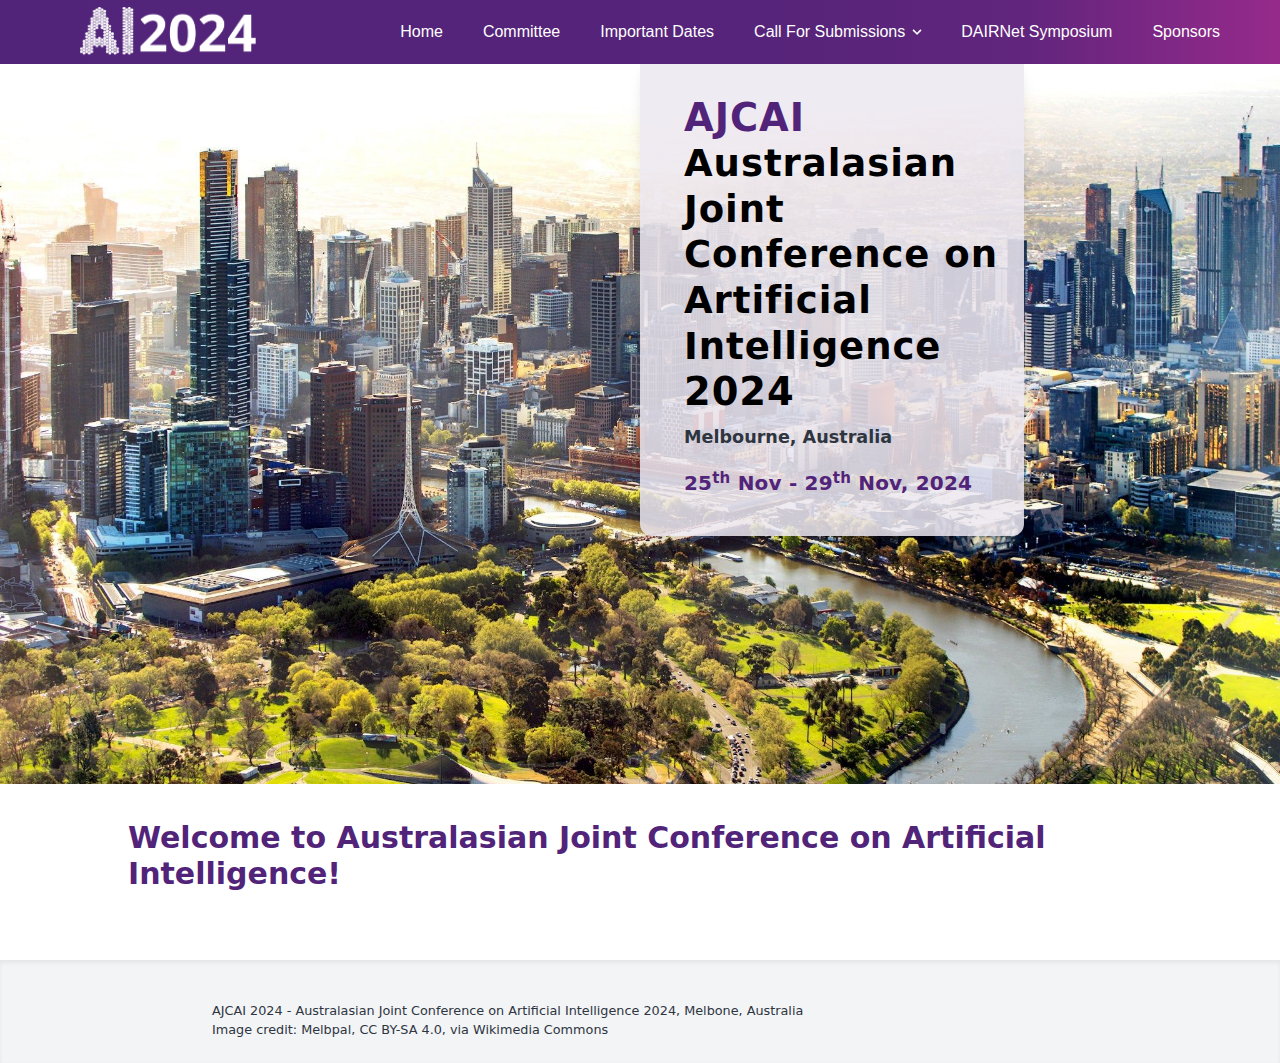
<file: 2024/index.html>
<!DOCTYPE html>
<html lang="en">
  <head>
    <meta charSet="utf-8"/>
    
    <meta name="description" content="The website for Australian Joint Conference on Artificial Intelligence 2024">
    <meta name="keywords" content="AJCAI 2024, AJCAI24, AJCAI">
    <meta http-equiv="x-ua-compatible" content="ie=edge"/>
    <meta name="viewport" content="width=device-width, initial-scale=1, shrink-to-fit=no, maximum-scale=1"/>

    <link rel = "stylesheet" type = 'text/css' href = './css/sub_common.css'/>
    <link rel = "icon" sizes ="32x32" href = './imgs/favicons/favicon-32x32.png' />
    <link rel = "icon" sizes ="192x192" href = './imgs/favicons/favicon-192x192.png' />
    <link rel = "apple-touch-icon" sizes ="180x180" href = './imgs/favicons/favicon-180x180.png' />
    
    <meta name="generator" content="Gatsby 4.3.0"/>
    <noscript>
      <style>
        .gatsby-image-wrapper noscript [data-main-image]{opacity:1!important}.gatsby-image-wrapper [data-placeholder-image]{opacity:0!important}
      </style>
    </noscript>
    <script type="module">
      const e="undefined"!=typeof HTMLImageElement&&"loading"in HTMLImageElement.prototype;
      e&&document.body.addEventListener("load",(function(e){if(void 0===e.target.dataset.mainImage)return;if(void 0===e.target.dataset.gatsbyImageSsr)return;const t=e.target;let a=null,n=t;for(;null===a&&n;)void 0!==n.parentNode.dataset.gatsbyImageWrapper&&(a=n.parentNode),n=n.parentNode;const o=a.querySelector("[data-placeholder-image]"),r=new Image;r.src=t.currentSrc,r.decode().catch((()=>{})).then((()=>{t.style.opacity=1,o&&(o.style.opacity=0,o.style.transition="opacity 500ms linear")}))}),!0);
    </script>
    <meta name="theme-color" content="#51247a"/>
    <script type = "text/javascript" src = './js/common.js'></script>

    <script type="text/javascript">
      window.onload=function(){
        changeMobileMenu('home');
      }
    </script>

    <title data-react-helmet="true">AJCAI 2024 - Melbourne, Australia</title>
  </head>
  <body>
    <div id="___gatsby">
      <div style="outline:none" tabindex="-1" id="gatsby-focus-wrapper">
        <div class="w-full min-h-screen flex flex-col" data-is-root-path="true">

<!-- Nav Bar -->
        <iframe id = 'menu' src = './top_menu.html' frameborder = '0' width = '100%' height = '64px' scrolling = 'auto' style = 'z-index: 999; position: fixed;' onmouseover = "extentIframe()" onmouseleave="resetIframe()"></iframe>
<!-- End Of Nav Bar -->

          <div class="w-full h-16">
          </div>
          <main class="w-full">
            <div>
              <div class="hidden md:block" style="position:relative;min-height:min(calc(100vw * 9 / 16), 100vh);max-height:100vh;overflow:hidden">
                <div data-gatsby-image-wrapper="" style="position:absolute;z-index:-2;top:50%;left:50%;transform:translate(-50%, -50%);min-width:100%;min-height:100%;width:auto;height:auto" class="gatsby-image-wrapper">
                  <div aria-hidden="true" style="padding-top:56.25%">
                  </div>
                  <img aria-hidden="true" data-placeholder-image="" style="opacity:1; transition:opacity 500ms linear" src="./imgs/Melburnian_Skyline.jpg" alt="Southbank skyline"/>
                </div>
                <div class="pl-11 pr-4 py-8 rounded-b-xl shadow-lg w-87" style="position:absolute;top:0%;right:20%;background-color:rgba(236, 231, 241, 0.85)">
                  <h1 class="mb-2 relative font_titleFont text-black font-extrabold tracking-wide text-titleBig leading-titleBig"><span class="text-mainPurple">AJCAI</span><br/><span style = 'font-size: 37px;'>Australasian Joint Conference on Artificial Intelligence</span><br/>2024</h1>
                  <p class="mb-4 font-semibold text-titleSmall">Melbourne, Australia</p>
                  <p class="mb-1 font-bold text-mainPurple text-titleMedium tracking-semiWide" style = 'font-size: 20px;'>25<sup>th</sup> Nov - 29<sup>th</sup> Nov, 2024</p>
                  <!-- <a title="Learn More.." class="font-semibold text-titleSmall hover:underline text-mainPurple" href="#welcome">Learn More.</a> -->
                </div>
              </div>
              <div class = 'md:hidden'>
                <div class = 'global-wrapper pt-9 bg-purple-50'>
                  <div class = 'flex flex-col items-center'>
                    <h1 class="mb-2 w-87 relative font-titleFont text-black font-extrabold tracking-wide text-titleBig leading-titleBig text-center" style = "width: 21rem;">
                    <span class="text-mainPurple">AJCAI</span> <br />Australasian Joint Conference on Artificial Intelligence<br />2024</h1>
                    <p class="mb-4 font-semibold text-titleSmall">Melbourne, Australia</p>
                    <p class="mb-1 font-bold text-mainPurple text-titleMedium tracking-semiWide" style = 'font-size: 20px;'>27<sup>th</sup> Nov - 1<sup>st</sup> Dec, 2024</p>
                    <div class="flex space-x-2 mb-7 h-7"></div>
                  </div>
                </div>
                <div data-gatsby-image-wrapper="" class="gatsby-image-wrapper gatsby-image-wrapper-constrained h-50 m-0 w-full top-0 left-0">
                  <div style="max-width:1920px;display:block">
                    <img alt="" role="presentation" aria-hidden="true" src="./imgs/Melburnian_Skyline.jpg" style="max-width:100%;display:block;position:static" />
                  </div>
                </div>
              </div>
            </div>
            <div class="global-wrapper pb-12" style="max-width:70rem" id="welcome">
              <header class="px-0 sm:px-7">
                <h2 id = 'welcome' class="pt-9 mb-5 font-titleFont text-3xl text-mainPurple font-extrabold">Welcome to Australasian Joint Conference on Artificial Intelligence!</h2>
              </header>
            </div>
          </main>
          <footer class="bg-gray-100 mt-auto bottom-0 border-t shadow-inner overflow-x-hidden">
            <div class="global-wrapper flex sm:block flex-col items-center md:items-start">
              <div class="flex flex-col py-2 px-6 lg:px-0">
                <!-- Sponsors, Simply uncomment the following block -->
                <!-- <div class="flex flex-wrap items-center gap-x-12 gap-y-4 mb-4 md:mb-8">
                  <div>
                    <p class="mb-5 font-semibold font-headingStyle tracking-semiWide">Silver Sponsors</p>
                    <div class="flex flex-wrap gap-x-12">
                      <a style="width:150px" class="mb-5 lg:mb-0 flex items-center" href="https://www.uq.edu.au/" target="_blank" rel="noreferrer">
                        <img style="height:38px;width:137.52px" src="./img/uq-logo-1f72447b9dba430953231ec89af646ba.svg" alt="UQ Logo"/>
                      </a>
                      <a style="width: 110px;" class="mb-5 lg:mb-0 flex items-center" href="https://ai.uq.edu.au/collaboratory" target="_blank" rel="noreferrer">
                        <img style="height:38px;width:137.52px" src="./img/UQAI_Collaboratory_purple_CMYK.png" alt="UQ AI Collaboratory Logo"/>
                      </a>
                    </div>
                  </div>
                  <div>
                    <p class="mb-5 font-semibold font-headingStyle tracking-semiWide">Bronze Sponsors</p>
                    <div class="flex flex-wrap gap-x-12">
                      <a style="width:170px" class="mb-5 lg:mb-0 flex items-center" href="https://www.springer.com/gp" target="_blank" rel="noreferrer">
                        <img style="height:40px;width:170px" src="/img/springer-logo.svg" alt="Springer Logo"/>
                      </a>
                      <a style="width:170px" class="mb-5 lg:mb-0 flex items-center" href="https://www.adelaide.edu.au/" target="_blank" rel="noreferrer">
                        <img style="height:40px; width:90.35px" src="/img/adelaide_logo.png" alt="The University Of Adelaide Logo">
                      </a>
                    </div>
                  </div>
                </div> -->
                <!-- <div class="mb-4 md:mb-6">
                  <p class="mb-3 font-semibold font-headingStyle tracking-semiWide">Supported by</p>
                  <div class="flex flex-wrap items-center gap-x-12">
                    <a style="width:150px" class="mb-5 lg:mb-0 flex items-center" href="https://www.acm.org/" target="_blank" rel="noreferrer">
                      <img style="height:55px;width:150px" src="/static/acm-logo-d6eaa6e77309046bc819da96f75d77bb.svg" alt="ACM Logo"/>
                    </a>
                    <a style="width:116.36px" class="mb-5 lg:mb-0 flex items-center" href="http://www.sigmm.org/" target="_blank" rel="noreferrer">
                      <img style="height:30px;width:116.36px" src="[data-uri]" alt="SIGMM Logo"/>
                    </a>
                  </div>
                </div> -->
              </div>
              <div class="flex flex-col-reverse md:flex-row px-6 lg:px-0 items-start justify-between w-full">
                <small class="">AJCAI 2024 - Australasian Joint Conference on Artificial Intelligence 2024, Melbone, Australia</small>
                <!-- <small class="mb-3 md:mb-0"><a class="hover:underline" href="https://www.springernature.com/gp/authors/book-authors-code-of-conduct#:~:text=Springer%20Nature%20Code%20of%20Conduct,of%20Conduct%20for%20Book%20Authors.&text=Results%20should%20be%20presented%20clearly,including%20image%2Dbased%20manipulation" target="_blank" rel="noreferrer">Code of Conduct</a></small> -->
              </div>
              <div class="flex flex-col-reverse md:flex-row px-6 lg:px-0 items-start justify-between w-full">
                <small class = "j_extra_pt">Image credit: <a href="https://commons.wikimedia.org/wiki/File:Melburnian_Skyline.jpg">Melbpal</a>, <a href="https://creativecommons.org/licenses/by-sa/4.0">CC BY-SA 4.0</a>, via Wikimedia Commons</small>
              </div>
              <!-- <div class="flex flex-col-reverse md:flex-row px-6 lg:px-0 items-start justify-between w-full">
                <small class = "j_extra_pt">Website built by: <a href="https://github.com/JesseYang0528" style = "text-decoration: underline;">Hao Yang (Jesse Yang)</a>, <a href="https://github.com/bybeye" style = "text-decoration: underline;">Yingbin Bai (Edward Bai)</a></small>
              </div> -->
            </div>
          </footer>
        </div>
      </div>
      <div id="gatsby-announcer" style="position:absolute;top:0;width:1px;height:1px;padding:0;overflow:hidden;clip:rect(0, 0, 0, 0);white-space:nowrap;border:0" aria-live="assertive" aria-atomic="true">
      </div>
    </div>
    <script async="" src="https://www.googletagmanager.com/gtag/js?id=G-XSX58G49PD">
    </script>
    <script id="gatsby-script-loader">/*<![CDATA[*/window.pagePath="/";/*]]>*/</script>
    <script id="gatsby-chunk-mapping">
    /*<![CDATA[*/window.___chunkMapping={"polyfill":["/polyfill-1c9788fca0f90abb50c3.js"],"app":["/app-a59b4b6740a68aeefd26.js"],"component---src-pages-404-js":["/component---src-pages-404-js-3d51b459a80f969a4f66.js"],"component---src-pages-gather-town-js":["/component---src-pages-gather-town-js-20a5b8eb4f529ec02e4a.js"],"component---src-pages-index-js":["/component---src-pages-index-js-8a4adfc3136c188f7d4d.js"],"component---src-pages-organisation-js":["/component---src-pages-organisation-js-d897b29f4c76da418e8b.js"],"component---src-pages-phd-school-js":["/component---src-pages-phd-school-js-342a122469920c419385.js"],"component---src-pages-program-at-a-glance-js":["/component---src-pages-program-at-a-glance-js-f09b822ffe2455eef479.js"],"component---src-pages-program-js":["/component---src-pages-program-js-3fe28d1a2f210ef0ff80.js"],"component---src-pages-sponsors-js":["/component---src-pages-sponsors-js-e9c839fba1b21aac6ebf.js"],"component---src-templates-article-js":["/component---src-templates-article-js-7fa23b91346b8acf9bb1.js"]};/*]]>*/
    </script>
    <script>
      function show_mobile_nav()
      {
        var current_class = document.getElementById('mobile_menu').className;
        if (current_class == 'hidden')
        {
          document.getElementById('mobile_menu').setAttribute('class', 'md:hidden');
          document.getElementById('menu_icon_1').setAttribute('class', 'hidden h-6 w-6');
          document.getElementById('menu_icon_2').setAttribute('class', 'block h-6 w-6');
        }
        else
        {
          document.getElementById('mobile_menu').setAttribute('class', 'hidden');
          document.getElementById('menu_icon_1').setAttribute('class', 'block h-6 w-6');
          document.getElementById('menu_icon_2').setAttribute('class', 'hidden h-6 w-6');
        }
      }
    </script>
  </body>
</html>
</file>
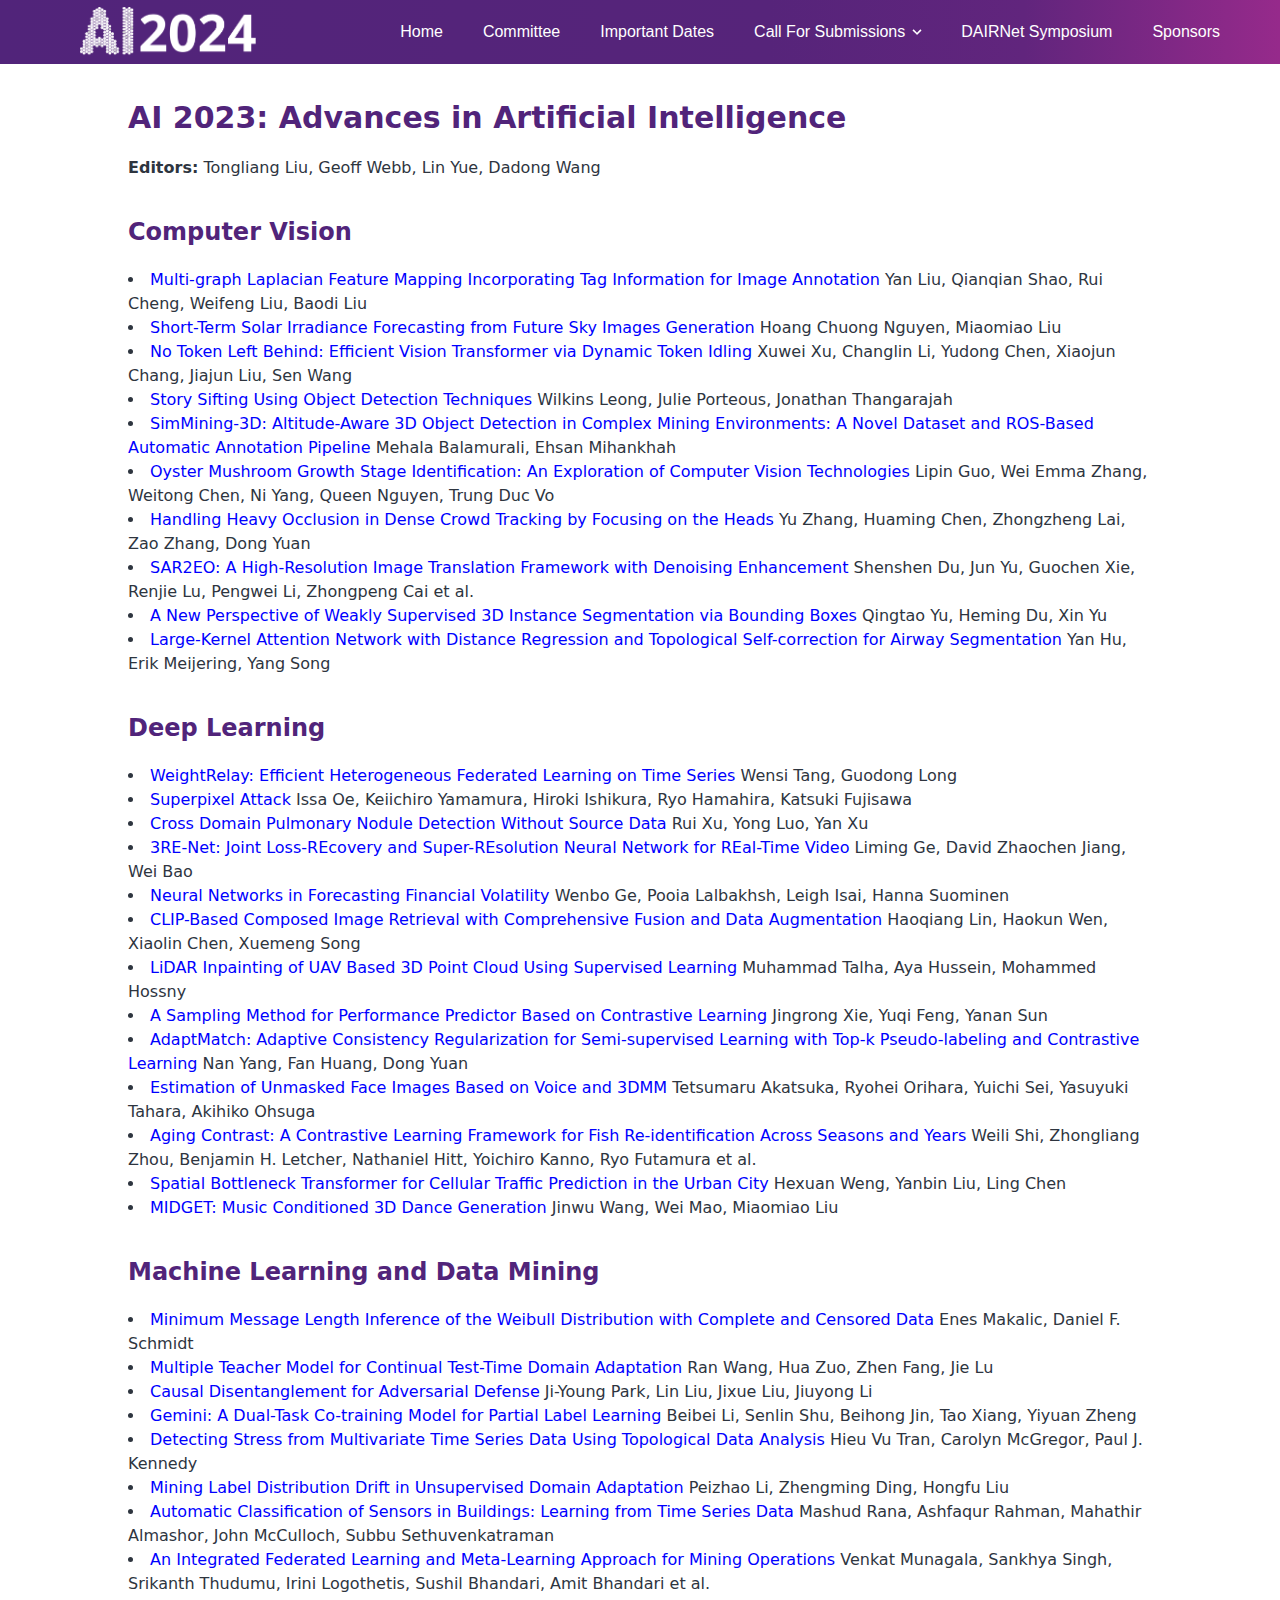
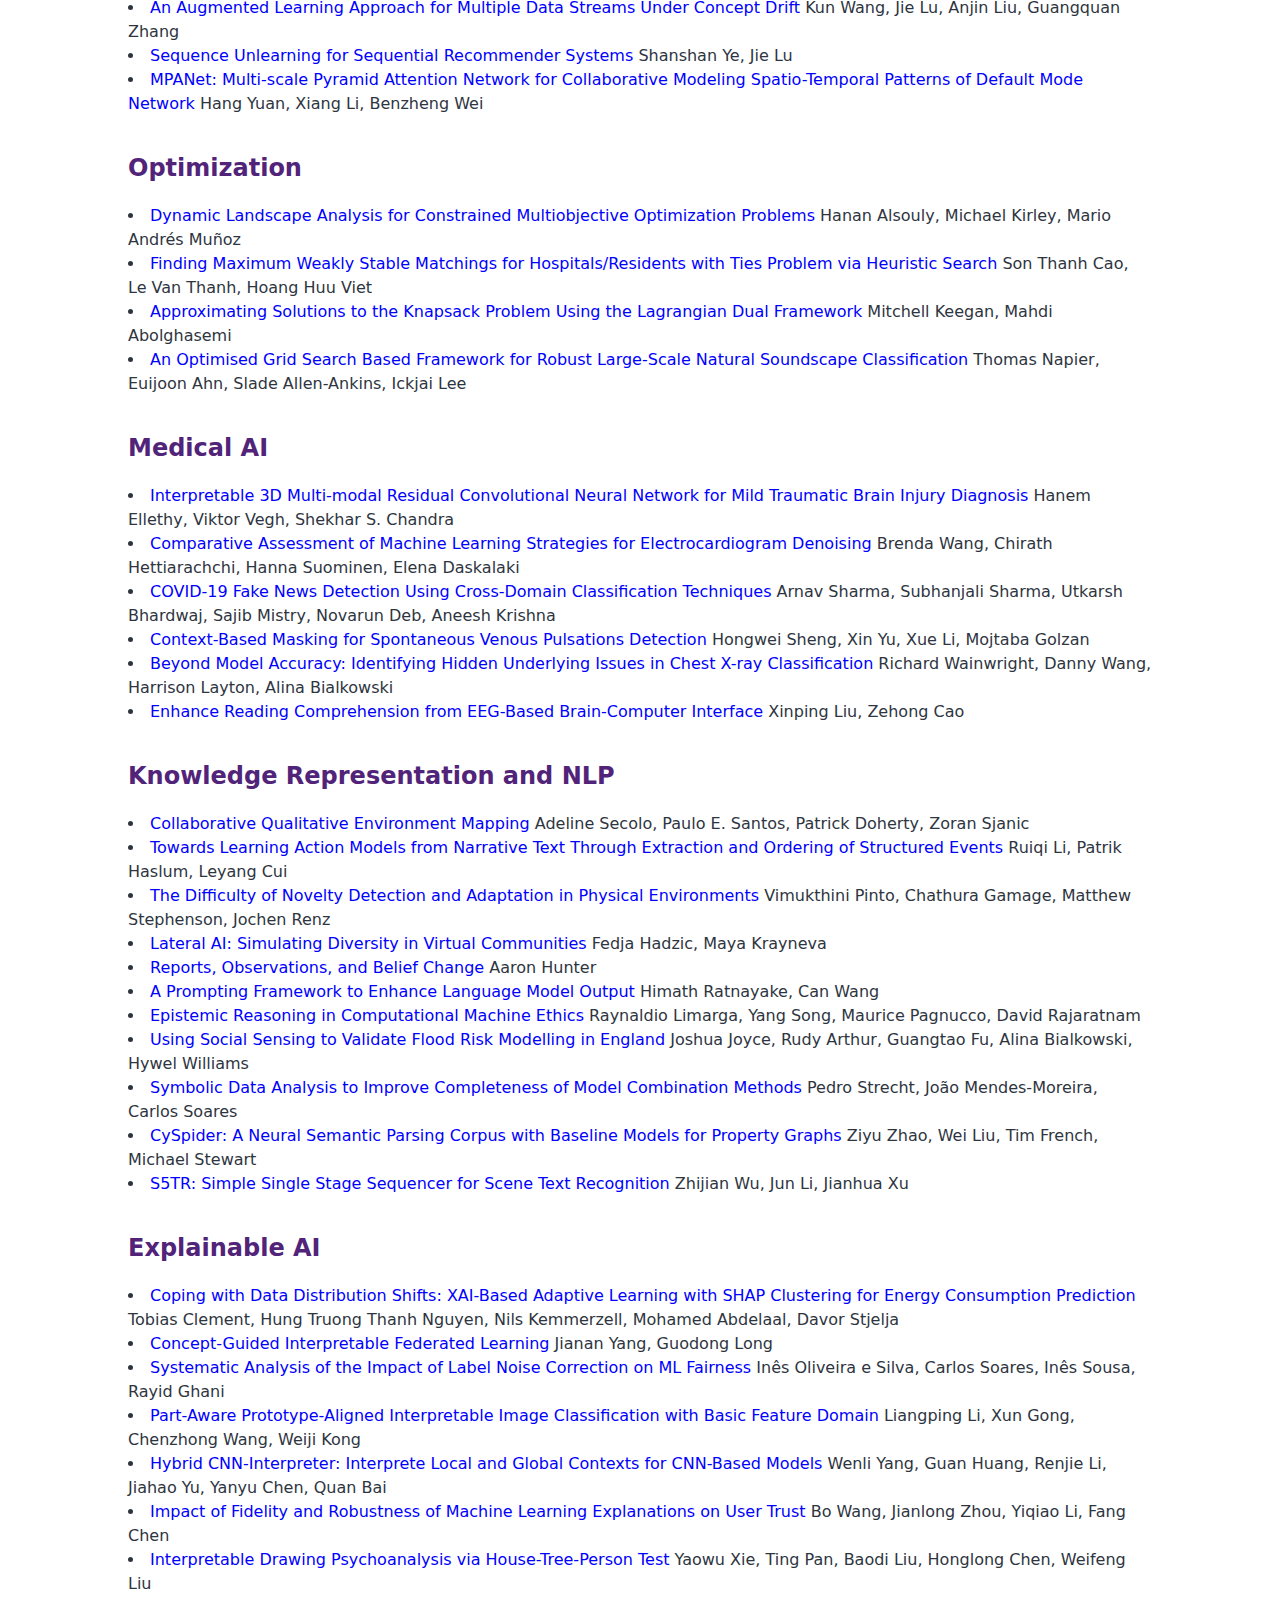
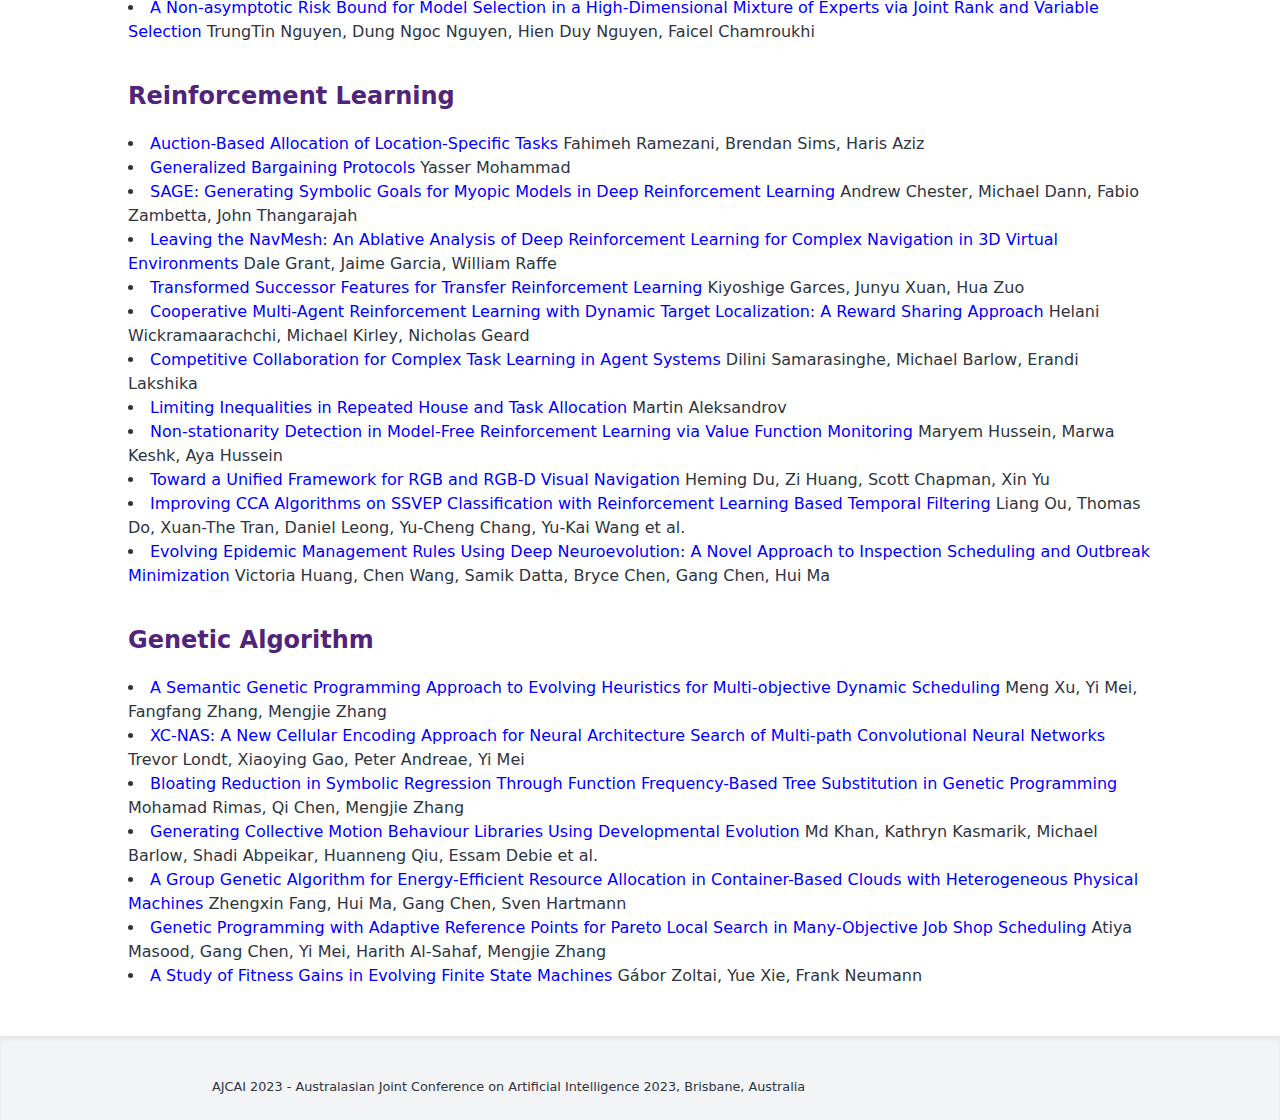
<file: 2024/accepted_paper.html>
<!DOCTYPE html>
<html lang="en">
  <head>
    <meta charSet="utf-8"/>
    <meta http-equiv="x-ua-compatible" content="ie=edge"/>
    <meta name="viewport" content="width=device-width, initial-scale=1, shrink-to-fit=no, maximum-scale=1"/>

    <link rel = "stylesheet" type = 'text/css' href = './css/sub_common.css'/>
    <link rel = "icon" sizes ="32x32" href = './imgs/favicons/favicon-32x32.png' />
    <link rel = "icon" sizes ="192x192" href = './imgs/favicons/favicon-192x192.png' />
    <link rel = "apple-touch-icon" sizes ="180x180" href = './imgs/favicons/favicon-180x180.png' />
    
    <meta name="generator" content="Gatsby 4.3.0"/>
    <noscript>
      <style>
        .gatsby-image-wrapper noscript [data-main-image]{opacity:1!important}.gatsby-image-wrapper [data-placeholder-image]{opacity:0!important}
      </style>
    </noscript>
    <script type="module">
      const e="undefined"!=typeof HTMLImageElement&&"loading"in HTMLImageElement.prototype;
      e&&document.body.addEventListener("load",(function(e){if(void 0===e.target.dataset.mainImage)return;if(void 0===e.target.dataset.gatsbyImageSsr)return;const t=e.target;let a=null,n=t;for(;null===a&&n;)void 0!==n.parentNode.dataset.gatsbyImageWrapper&&(a=n.parentNode),n=n.parentNode;const o=a.querySelector("[data-placeholder-image]"),r=new Image;r.src=t.currentSrc,r.decode().catch((()=>{})).then((()=>{t.style.opacity=1,o&&(o.style.opacity=0,o.style.transition="opacity 500ms linear")}))}),!0);
    </script>
    <meta name="theme-color" content="#51247a"/>
    <script type = "text/javascript" src = './js/common.js'></script>

    <script type="text/javascript">
      window.onload=function(){
        changeMobileMenu('accepted_paper');
      }
    </script>

    <title data-react-helmet="true">AJCAI 2023 - Brisbane, Australia</title>
  </head> 
  <body>
    <div id="___gatsby">
      <div style="outline:none" tabindex="-1" id="gatsby-focus-wrapper">
        <div class="w-full min-h-screen flex flex-col" data-is-root-path="true">
          <header>

<!-- Nav Bar -->
          <iframe id = 'menu' src = './top_menu.html' frameborder = '0' width = '100%' height = '64px' scrolling = 'auto' style = 'z-index: 999; position: fixed;' onmouseover="extentIframe()" onmouseleave="resetIframe()"></iframe>
<!-- End Of Nav Bar -->

          </header>
          <div class="w-full h-16">
          </div>
          <main class="w-full">
            <div class="global-wrapper pb-12" style="max-width:70rem" id="welcome">
              <header class="px-0 sm:px-7">
                
                <h2 class="pt-9 mb-5 font-titleFont text-3xl text-mainPurple font-extrabold"> AI 2023: Advances in Artificial Intelligence </h2>
                <h3>
                  <b>Editors:</b> Tongliang Liu, Geoff Webb, Lin Yue, Dadong Wang
                </h3>


                <h3 class="pt-9 mb-5 font-titleFont text-2xl text-mainPurple font-extrabold"> Computer Vision </h3>


                <ul style = 'list-style: inside;'>
                  <li>
                    <a title="paper title" style="color: blue;" href="https://link.springer.com/content/pdf/10.1007/978-981-99-8388-9_1?pdf=chapter%20toc" target="_blank">Multi-graph Laplacian Feature Mapping Incorporating Tag Information for Image Annotation</a> Yan Liu, Qianqian Shao, Rui Cheng, Weifeng Liu, Baodi Liu
                  </li>
                  <li>
                    <a title="paper title" style="color: blue;" href="https://link.springer.com/content/pdf/10.1007/978-981-99-8388-9_2?pdf=chapter%20toc" target="_blank">Short-Term Solar Irradiance Forecasting from Future Sky Images Generation</a> Hoang Chuong Nguyen, Miaomiao Liu
                  </li>
                  <li>
                    <a title="paper title" style="color: blue;" href="https://link.springer.com/content/pdf/10.1007/978-981-99-8388-9_3?pdf=chapter%20toc" target="_blank">No Token Left Behind: Efficient Vision Transformer via Dynamic Token Idling</a> Xuwei Xu, Changlin Li, Yudong Chen, Xiaojun Chang, Jiajun Liu, Sen Wang
                  </li>
                  <li>
                    <a title="paper title" style="color: blue;" href="https://link.springer.com/content/pdf/10.1007/978-981-99-8388-9_4?pdf=chapter%20toc" target="_blank">Story Sifting Using Object Detection Techniques</a> Wilkins Leong, Julie Porteous, Jonathan Thangarajah
                  </li>
                  <li>
                    <a title="paper title" style="color: blue;" href="https://link.springer.com/content/pdf/10.1007/978-981-99-8388-9_5?pdf=chapter%20toc" target="_blank">SimMining-3D: Altitude-Aware 3D Object Detection in Complex Mining Environments: A Novel Dataset and  ROS-Based Automatic Annotation Pipeline</a> Mehala Balamurali, Ehsan Mihankhah
                  </li>
                  <li>
                    <a title="paper title" style="color: blue;" href="https://link.springer.com/content/pdf/10.1007/978-981-99-8388-9_6?pdf=chapter%20toc" target="_blank">Oyster Mushroom Growth Stage Identification: An Exploration of Computer Vision Technologies</a> Lipin Guo, Wei Emma Zhang, Weitong Chen, Ni Yang, Queen Nguyen, Trung Duc Vo 
                  </li>
                  <li>
                    <a title="paper title" style="color: blue;" href="https://link.springer.com/content/pdf/10.1007/978-981-99-8388-9_7?pdf=chapter%20toc" target="_blank">Handling Heavy Occlusion in Dense Crowd Tracking by Focusing on the Heads</a> Yu Zhang, Huaming Chen, Zhongzheng Lai, Zao Zhang, Dong Yuan
                  </li>
                  <li>
                    <a title="paper title" style="color: blue;" href="https://link.springer.com/content/pdf/10.1007/978-981-99-8388-9_8?pdf=chapter%20toc" target="_blank">SAR2EO: A High-Resolution Image Translation Framework with Denoising Enhancement</a> Shenshen Du, Jun Yu, Guochen Xie, Renjie Lu, Pengwei Li, Zhongpeng Cai et al.
                  </li>
                  <li>
                    <a title="paper title" style="color: blue;" href="https://link.springer.com/content/pdf/10.1007/978-981-99-8388-9_9?pdf=chapter%20toc" target="_blank">A New Perspective of Weakly Supervised 3D Instance Segmentation via Bounding Boxes</a> Qingtao Yu, Heming Du, Xin Yu
                  </li>
                  <li>
                    <a title="paper title" style="color: blue;" href="https://link.springer.com/content/pdf/10.1007/978-981-99-8388-9_10?pdf=chapter%20toc" target="_blank">Large-Kernel Attention Network with Distance Regression and Topological Self-correction for Airway Segmentation</a> Yan Hu, Erik Meijering, Yang Song
                  </li>
                </ul>


                <h3 class="pt-9 mb-5 font-titleFont text-2xl text-mainPurple font-extrabold"> Deep Learning </h3>

                <ul style = 'list-style: inside;'>
                  <li>
                    <a title="paper title" style="color: blue;" href="https://link.springer.com/content/pdf/10.1007/978-981-99-8388-9_11?pdf=chapter%20toc" target="_blank">WeightRelay: Efficient Heterogeneous Federated Learning on Time Series</a> Wensi Tang, Guodong Long
                  </li>
                  <li>
                    <a title="paper title" style="color: blue;" href="https://link.springer.com/content/pdf/10.1007/978-981-99-8388-9_12?pdf=chapter%20toc" target="_blank">Superpixel Attack</a> Issa Oe, Keiichiro Yamamura, Hiroki Ishikura, Ryo Hamahira, Katsuki Fujisawa
                  </li>
                  <li>
                    <a title="paper title" style="color: blue;" href="https://link.springer.com/content/pdf/10.1007/978-981-99-8388-9_13?pdf=chapter%20toc" target="_blank">Cross Domain Pulmonary Nodule Detection Without Source Data</a> Rui Xu, Yong Luo, Yan Xu
                  </li>
                  <li>
                    <a title="paper title" style="color: blue;" href="https://link.springer.com/content/pdf/10.1007/978-981-99-8388-9_14?pdf=chapter%20toc" target="_blank">3RE-Net: Joint Loss-REcovery and Super-REsolution Neural Network for REal-Time Video</a> Liming Ge, David Zhaochen Jiang, Wei Bao
                  </li>
                  <li>
                    <a title="paper title" style="color: blue;" href="https://link.springer.com/content/pdf/10.1007/978-981-99-8388-9_15?pdf=chapter%20toc" target="_blank">Neural Networks in Forecasting Financial Volatility</a> Wenbo Ge, Pooia Lalbakhsh, Leigh Isai, Hanna Suominen
                  </li>
                  <li>
                    <a title="paper title" style="color: blue;" href="https://link.springer.com/content/pdf/10.1007/978-981-99-8388-9_16?pdf=chapter%20toc" target="_blank">CLIP-Based Composed Image Retrieval with Comprehensive Fusion and Data Augmentation</a> Haoqiang Lin, Haokun Wen, Xiaolin Chen, Xuemeng Song
                  </li>
                  <li>
                    <a title="paper title" style="color: blue;" href="https://link.springer.com/content/pdf/10.1007/978-981-99-8388-9_17?pdf=chapter%20toc" target="_blank">LiDAR Inpainting of UAV Based 3D Point Cloud Using Supervised Learning</a> Muhammad Talha, Aya Hussein, Mohammed Hossny
                  </li>
                  <li>
                    <a title="paper title" style="color: blue;" href="https://link.springer.com/content/pdf/10.1007/978-981-99-8388-9_18?pdf=chapter%20toc" target="_blank">A Sampling Method for Performance Predictor Based on Contrastive Learning</a> Jingrong Xie, Yuqi Feng, Yanan Sun
                  </li>
                  <li>
                    <a title="paper title" style="color: blue;" href="https://link.springer.com/content/pdf/10.1007/978-981-99-8388-9_19?pdf=chapter%20toc" target="_blank">AdaptMatch: Adaptive Consistency Regularization for Semi-supervised Learning with Top-k Pseudo-labeling and Contrastive Learning</a> Nan Yang, Fan Huang, Dong Yuan
                  </li>
                  <li>
                    <a title="paper title" style="color: blue;" href="https://link.springer.com/content/pdf/10.1007/978-981-99-8388-9_20?pdf=chapter%20toc" target="_blank">Estimation of Unmasked Face Images Based on Voice and 3DMM</a> Tetsumaru Akatsuka, Ryohei Orihara, Yuichi Sei, Yasuyuki Tahara, Akihiko Ohsuga
                  </li>
                  <li>
                    <a title="paper title" style="color: blue;" href="https://link.springer.com/content/pdf/10.1007/978-981-99-8388-9_21?pdf=chapter%20toc" target="_blank">Aging Contrast: A Contrastive Learning Framework for Fish Re-identification Across Seasons and Years</a> Weili Shi, Zhongliang Zhou, Benjamin H. Letcher, Nathaniel Hitt, Yoichiro Kanno, Ryo Futamura et al.
                  </li>
                  <li>
                    <a title="paper title" style="color: blue;" href="https://link.springer.com/content/pdf/10.1007/978-981-99-8388-9_22?pdf=chapter%20toc" target="_blank">Spatial Bottleneck Transformer for Cellular Traffic Prediction in the Urban City</a> Hexuan Weng, Yanbin Liu, Ling Chen
                  </li>     
                  <li>
                    <a title="paper title" style="color: blue;" href="https://link.springer.com/content/pdf/10.1007/978-981-99-8388-9_23?pdf=chapter%20toc" target="_blank">MIDGET: Music Conditioned 3D Dance Generation</a> Jinwu Wang, Wei Mao, Miaomiao Liu
                  </li>               
                </ul>


                <h3 class="pt-9 mb-5 font-titleFont text-2xl text-mainPurple font-extrabold"> Machine Learning and Data Mining </h3>
                <ul style = 'list-style: inside;'>
                  <li>
                    <a title="paper title" style="color: blue;" href="https://link.springer.com/content/pdf/10.1007/978-981-99-8388-9_24?pdf=chapter%20toc" target="_blank">Minimum Message Length Inference of the Weibull Distribution with Complete and Censored Data</a> Enes Makalic, Daniel F. Schmidt
                  </li>
                  <li>
                    <a title="paper title" style="color: blue;" href="https://link.springer.com/content/pdf/10.1007/978-981-99-8388-9_25?pdf=chapter%20toc" target="_blank">Multiple Teacher Model for Continual Test-Time Domain Adaptation</a> Ran Wang, Hua Zuo, Zhen Fang, Jie Lu
                  </li>
                  <li>
                    <a title="paper title" style="color: blue;" href="https://link.springer.com/content/pdf/10.1007/978-981-99-8388-9_26?pdf=chapter%20toc" target="_blank">Causal Disentanglement for Adversarial Defense</a> Ji-Young Park, Lin Liu, Jixue Liu, Jiuyong Li
                  </li>
                  <li>
                    <a title="paper title" style="color: blue;" href="https://link.springer.com/content/pdf/10.1007/978-981-99-8388-9_27?pdf=chapter%20toc" target="_blank">Gemini: A Dual-Task Co-training Model for Partial Label Learning</a> Beibei Li, Senlin Shu, Beihong Jin, Tao Xiang, Yiyuan Zheng
                  </li>
                  <li>
                    <a title="paper title" style="color: blue;" href="https://link.springer.com/content/pdf/10.1007/978-981-99-8388-9_28?pdf=chapter%20toc" target="_blank">Detecting Stress from Multivariate Time Series Data Using Topological Data Analysis</a> Hieu Vu Tran, Carolyn McGregor, Paul J. Kennedy
                  </li>
                  <li>
                    <a title="paper title" style="color: blue;" href="https://link.springer.com/content/pdf/10.1007/978-981-99-8388-9_29?pdf=chapter%20toc" target="_blank">Mining Label Distribution Drift in Unsupervised Domain Adaptation</a> Peizhao Li, Zhengming Ding, Hongfu Liu
                  </li>
                  <li>
                    <a title="paper title" style="color: blue;" href="https://link.springer.com/content/pdf/10.1007/978-981-99-8388-9_30?pdf=chapter%20toc" target="_blank">Automatic Classification of Sensors in Buildings: Learning from Time Series Data</a> Mashud Rana, Ashfaqur Rahman, Mahathir Almashor, John McCulloch, Subbu Sethuvenkatraman
                  </li>
                  <li>
                    <a title="paper title" style="color: blue;" href="https://link.springer.com/content/pdf/10.1007/978-981-99-8388-9_31?pdf=chapter%20toc" target="_blank">An Integrated Federated Learning and Meta-Learning Approach for Mining Operations</a> Venkat Munagala, Sankhya Singh, Srikanth Thudumu, Irini Logothetis, Sushil Bhandari, Amit Bhandari et al.
                  </li>
                  <li>
                    <a title="paper title" style="color: blue;" href="https://link.springer.com/content/pdf/10.1007/978-981-99-8388-9_32?pdf=chapter%20toc" target="_blank">An Augmented Learning Approach for Multiple Data Streams Under Concept Drift</a> Kun Wang, Jie Lu, Anjin Liu, Guangquan Zhang
                  </li>
                  <li>
                    <a title="paper title" style="color: blue;" href="https://link.springer.com/content/pdf/10.1007/978-981-99-8388-9_33?pdf=chapter%20toc" target="_blank">Sequence Unlearning for Sequential Recommender Systems</a> Shanshan Ye, Jie Lu
                  </li>
                  <li>
                    <a title="paper title" style="color: blue;" href="https://link.springer.com/content/pdf/10.1007/978-981-99-8388-9_34?pdf=chapter%20toc" target="_blank">MPANet: Multi-scale Pyramid Attention Network for Collaborative Modeling Spatio-Temporal Patterns of Default Mode Network</a> Hang Yuan, Xiang Li, Benzheng Wei
                  </li>
                </ul>

                <h3 class="pt-9 mb-5 font-titleFont text-2xl text-mainPurple font-extrabold"> Optimization </h3>
                <ul style = 'list-style: inside;'>
                  <li>
                    <a title="paper title" style="color: blue;" href="https://link.springer.com/content/pdf/10.1007/978-981-99-8388-9_35?pdf=chapter%20toc" target="_blank">Dynamic Landscape Analysis for Constrained Multiobjective Optimization Problems</a> Hanan Alsouly, Michael Kirley, Mario Andrés Muñoz
                  </li>
                  <li>
                    <a title="paper title" style="color: blue;" href="https://link.springer.com/content/pdf/10.1007/978-981-99-8388-9_36?pdf=chapter%20toc" target="_blank">Finding Maximum Weakly Stable Matchings for Hospitals/Residents with Ties Problem via Heuristic Search</a> Son Thanh Cao, Le Van Thanh, Hoang Huu Viet
                  </li>
                  <li>
                    <a title="paper title" style="color: blue;" href="https://link.springer.com/content/pdf/10.1007/978-981-99-8388-9_37?pdf=chapter%20toc" target="_blank">Approximating Solutions to the Knapsack Problem Using the Lagrangian Dual Framework</a> Mitchell Keegan, Mahdi Abolghasemi
                  </li>
                  <li>
                    <a title="paper title" style="color: blue;" href="https://link.springer.com/content/pdf/10.1007/978-981-99-8388-9_38?pdf=chapter%20toc" target="_blank">An Optimised Grid Search Based Framework for Robust Large-Scale Natural Soundscape Classification</a> Thomas Napier, Euijoon Ahn, Slade Allen-Ankins, Ickjai Lee
                  </li>

                </ul>

                <h3 class="pt-9 mb-5 font-titleFont text-2xl text-mainPurple font-extrabold"> Medical AI </h3>
                <ul style = 'list-style: inside;'>
                  <li>
                    <a title="paper title" style="color: blue;" href="https://link.springer.com/content/pdf/10.1007/978-981-99-8388-9_39?pdf=chapter%20toc" target="_blank">Interpretable 3D Multi-modal Residual Convolutional Neural Network for Mild Traumatic Brain Injury Diagnosis</a> Hanem Ellethy, Viktor Vegh, Shekhar S. Chandra
                  </li>
                  <li>
                    <a title="paper title" style="color: blue;" href="https://link.springer.com/content/pdf/10.1007/978-981-99-8388-9_40?pdf=chapter%20toc" target="_blank">Comparative Assessment of Machine Learning Strategies for Electrocardiogram Denoising</a> Brenda Wang, Chirath Hettiarachchi, Hanna Suominen, Elena Daskalaki
                  </li>
                  <li>
                    <a title="paper title" style="color: blue;" href="https://link.springer.com/content/pdf/10.1007/978-981-99-8388-9_41?pdf=chapter%20toc" target="_blank">COVID-19 Fake News Detection Using Cross-Domain Classification Techniques</a> Arnav Sharma, Subhanjali Sharma, Utkarsh Bhardwaj, Sajib Mistry, Novarun Deb, Aneesh Krishna
                  </li>
                  <li>
                    <a title="paper title" style="color: blue;" href="https://link.springer.com/content/pdf/10.1007/978-981-99-8388-9_42?pdf=chapter%20toc" target="_blank">Context-Based Masking for Spontaneous Venous Pulsations Detection</a> Hongwei Sheng, Xin Yu, Xue Li, Mojtaba Golzan
                  </li>
                  <li>
                    <a title="paper title" style="color: blue;" href="https://link.springer.com/content/pdf/10.1007/978-981-99-8388-9_43?pdf=chapter%20toc" target="_blank">Beyond Model Accuracy: Identifying Hidden Underlying Issues in Chest X-ray Classification</a> Richard Wainwright, Danny Wang, Harrison Layton, Alina Bialkowski
                  </li>
                  <li>
                    <a title="paper title" style="color: blue;" href="https://link.springer.com/content/pdf/10.1007/978-981-99-8388-9_44?pdf=chapter%20toc" target="_blank">Enhance Reading Comprehension from EEG-Based Brain-Computer Interface</a> Xinping Liu, Zehong Cao
                  </li>

                </ul>

                <h3 class="pt-9 mb-5 font-titleFont text-2xl text-mainPurple font-extrabold"> Knowledge Representation and NLP </h3>
                <ul style = 'list-style: inside;'>
                  <li>
                    <a title="paper title" style="color: blue;" href="https://link.springer.com/content/pdf/10.1007/978-981-99-8391-9_1?pdf=chapter%20toc" target="_blank">Collaborative Qualitative Environment Mapping</a> Adeline Secolo, Paulo E. Santos, Patrick Doherty, Zoran Sjanic
                  </li>
                  <li>
                    <a title="paper title" style="color: blue;" href="https://link.springer.com/content/pdf/10.1007/978-981-99-8391-9_2?pdf=chapter%20toc" target="_blank">Towards Learning Action Models from Narrative Text Through Extraction and Ordering of Structured Events</a> Ruiqi Li, Patrik Haslum, Leyang Cui
                  </li>
                  <li>
                    <a title="paper title" style="color: blue;" href="https://link.springer.com/content/pdf/10.1007/978-981-99-8391-9_3?pdf=chapter%20toc" target="_blank">The Difficulty of Novelty Detection and Adaptation in Physical Environments</a> Vimukthini Pinto, Chathura Gamage, Matthew Stephenson, Jochen Renz
                  </li>
                  <li>
                    <a title="paper title" style="color: blue;" href="https://link.springer.com/content/pdf/10.1007/978-981-99-8391-9_4?pdf=chapter%20toc" target="_blank">Lateral AI: Simulating Diversity in Virtual Communities</a> Fedja Hadzic, Maya Krayneva
                  </li>
                  <li>
                    <a title="paper title" style="color: blue;" href="https://link.springer.com/content/pdf/10.1007/978-981-99-8391-9_5?pdf=chapter%20toc" target="_blank">Reports, Observations, and Belief Change</a> Aaron Hunter
                  </li>
                  <li>
                    <a title="paper title" style="color: blue;" href="https://link.springer.com/content/pdf/10.1007/978-981-99-8391-9_6?pdf=chapter%20toc" target="_blank">A Prompting Framework to Enhance Language Model Output</a> Himath Ratnayake, Can Wang
                  </li>
                  <li>
                    <a title="paper title" style="color: blue;" href="https://link.springer.com/content/pdf/10.1007/978-981-99-8391-9_7?pdf=chapter%20toc" target="_blank">Epistemic Reasoning in Computational Machine Ethics</a> Raynaldio Limarga, Yang Song, Maurice Pagnucco, David Rajaratnam
                  </li>
                  <li>
                    <a title="paper title" style="color: blue;" href="https://link.springer.com/content/pdf/10.1007/978-981-99-8391-9_8?pdf=chapter%20toc" target="_blank">Using Social Sensing to Validate Flood Risk Modelling in England</a> Joshua Joyce, Rudy Arthur, Guangtao Fu, Alina Bialkowski, Hywel Williams
                  </li>
                  <li>
                    <a title="paper title" style="color: blue;" href="https://link.springer.com/content/pdf/10.1007/978-981-99-8391-9_9?pdf=chapter%20toc" target="_blank">Symbolic Data Analysis to Improve Completeness of Model Combination Methods</a> Pedro Strecht, João Mendes-Moreira, Carlos Soares
                  </li>
                  <li>
                    <a title="paper title" style="color: blue;" href="https://link.springer.com/content/pdf/10.1007/978-981-99-8391-9_10?pdf=chapter%20toc" target="_blank">CySpider: A Neural Semantic Parsing Corpus with Baseline Models for Property Graphs</a> Ziyu Zhao, Wei Liu, Tim French, Michael Stewart
                  </li>
                  <li>
                    <a title="paper title" style="color: blue;" href="https://link.springer.com/content/pdf/10.1007/978-981-99-8391-9_11?pdf=chapter%20toc" target="_blank">S5TR: Simple Single Stage Sequencer for Scene Text Recognition</a> Zhijian Wu, Jun Li, Jianhua Xu
                  </li>
                </ul>

                 <h3 class="pt-9 mb-5 font-titleFont text-2xl text-mainPurple font-extrabold"> Explainable AI </h3>
                <ul style = 'list-style: inside;'>
                  <li>
                    <a title="paper title" style="color: blue;" href="https://link.springer.com/content/pdf/10.1007/978-981-99-8391-9_12?pdf=chapter%20toc" target="_blank">Coping with Data Distribution Shifts: XAI-Based Adaptive Learning with SHAP Clustering for Energy Consumption Prediction</a> Tobias Clement, Hung Truong Thanh Nguyen, Nils Kemmerzell, Mohamed Abdelaal, Davor Stjelja
                  </li>
                  <li>
                    <a title="paper title" style="color: blue;" href="https://link.springer.com/content/pdf/10.1007/978-981-99-8391-9_13?pdf=chapter%20toc" target="_blank">Concept-Guided Interpretable Federated Learning</a> Jianan Yang, Guodong Long
                  </li>
                  <li>
                    <a title="paper title" style="color: blue;" href="https://link.springer.com/content/pdf/10.1007/978-981-99-8391-9_14?pdf=chapter%20toc" target="_blank">Systematic Analysis of the Impact of Label Noise Correction on ML Fairness</a> Inês Oliveira e Silva, Carlos Soares, Inês Sousa, Rayid Ghani
                  </li>
                  <li>
                    <a title="paper title" style="color: blue;" href="https://link.springer.com/content/pdf/10.1007/978-981-99-8391-9_15?pdf=chapter%20toc" target="_blank">Part-Aware Prototype-Aligned Interpretable Image Classification with Basic Feature Domain</a> Liangping Li, Xun Gong, Chenzhong Wang, Weiji Kong
                  </li>
                  <li>
                    <a title="paper title" style="color: blue;" href="https://link.springer.com/content/pdf/10.1007/978-981-99-8391-9_16?pdf=chapter%20toc" target="_blank">Hybrid CNN-Interpreter: Interprete Local and Global Contexts for CNN-Based Models</a> Wenli Yang, Guan Huang, Renjie Li, Jiahao Yu, Yanyu Chen, Quan Bai
                  </li>
                  <li>
                    <a title="paper title" style="color: blue;" href="https://link.springer.com/content/pdf/10.1007/978-981-99-8391-9_17?pdf=chapter%20toc" target="_blank">Impact of Fidelity and Robustness of Machine Learning Explanations on User Trust</a> Bo Wang, Jianlong Zhou, Yiqiao Li, Fang Chen
                  </li>
                  <li>
                    <a title="paper title" style="color: blue;" href="https://link.springer.com/content/pdf/10.1007/978-981-99-8391-9_18?pdf=chapter%20toc" target="_blank">Interpretable Drawing Psychoanalysis via House-Tree-Person Test</a> Yaowu Xie, Ting Pan, Baodi Liu, Honglong Chen, Weifeng Liu
                  </li>
                  <li>
                    <a title="paper title" style="color: blue;" href="https://link.springer.com/content/pdf/10.1007/978-981-99-8391-9_19?pdf=chapter%20toc" target="_blank">A Non-asymptotic Risk Bound for Model Selection in a High-Dimensional Mixture of Experts via Joint Rank and Variable Selection</a> TrungTin Nguyen, Dung Ngoc Nguyen, Hien Duy Nguyen, Faicel Chamroukhi
                  </li>

                </ul>

                <h3 class="pt-9 mb-5 font-titleFont text-2xl text-mainPurple font-extrabold"> Reinforcement Learning </h3>
                <ul style = 'list-style: inside;'>
                  <li>
                    <a title="paper title" style="color: blue;" href="https://link.springer.com/content/pdf/10.1007/978-981-99-8391-9_20?pdf=chapter%20toc" target="_blank">Auction-Based Allocation of Location-Specific Tasks</a> Fahimeh Ramezani, Brendan Sims, Haris Aziz
                  </li>
                  <li>
                    <a title="paper title" style="color: blue;" href="https://link.springer.com/content/pdf/10.1007/978-981-99-8391-9_21?pdf=chapter%20toc" target="_blank">Generalized Bargaining Protocols</a> Yasser Mohammad
                  </li>
                  <li>
                    <a title="paper title" style="color: blue;" href="https://link.springer.com/content/pdf/10.1007/978-981-99-8391-9_22?pdf=chapter%20toc" target="_blank">SAGE: Generating Symbolic Goals for Myopic Models in Deep Reinforcement Learning</a> Andrew Chester, Michael Dann, Fabio Zambetta, John Thangarajah
                  </li>
                  <li>
                    <a title="paper title" style="color: blue;" href="https://link.springer.com/content/pdf/10.1007/978-981-99-8391-9_23?pdf=chapter%20toc" target="_blank">Leaving the NavMesh: An Ablative Analysis of Deep Reinforcement Learning for Complex Navigation in 3D Virtual Environments</a> Dale Grant, Jaime Garcia, William Raffe
                  </li>
                  <li>
                    <a title="paper title" style="color: blue;" href="https://link.springer.com/content/pdf/10.1007/978-981-99-8391-9_24?pdf=chapter%20toc" target="_blank">Transformed Successor Features for Transfer Reinforcement Learning</a> Kiyoshige Garces, Junyu Xuan, Hua Zuo
                  </li>
                  <li>
                    <a title="paper title" style="color: blue;" href="https://link.springer.com/content/pdf/10.1007/978-981-99-8391-9_25?pdf=chapter%20toc" target="_blank">Cooperative Multi-Agent Reinforcement Learning with Dynamic Target Localization: A Reward Sharing Approach</a> Helani Wickramaarachchi, Michael Kirley, Nicholas Geard
                  </li>
                  <li>
                    <a title="paper title" style="color: blue;" href="https://link.springer.com/content/pdf/10.1007/978-981-99-8391-9_26?pdf=chapter%20toc" target="_blank">Competitive Collaboration for Complex Task Learning in Agent Systems</a> Dilini Samarasinghe, Michael Barlow, Erandi Lakshika
                  </li>
                  <li>
                    <a title="paper title" style="color: blue;" href="https://link.springer.com/content/pdf/10.1007/978-981-99-8391-9_27?pdf=chapter%20toc" target="_blank">Limiting Inequalities in Repeated House and Task Allocation</a> Martin Aleksandrov
                  </li>
                  <li>
                    <a title="paper title" style="color: blue;" href="https://link.springer.com/content/pdf/10.1007/978-981-99-8391-9_28?pdf=chapter%20toc" target="_blank">Non-stationarity Detection in Model-Free Reinforcement Learning via Value Function Monitoring</a> Maryem Hussein, Marwa Keshk, Aya Hussein
                  </li>
                  <li>
                    <a title="paper title" style="color: blue;" href="https://link.springer.com/content/pdf/10.1007/978-981-99-8391-9_29?pdf=chapter%20toc" target="_blank">Toward a Unified Framework for RGB and RGB-D Visual Navigation</a> Heming Du, Zi Huang, Scott Chapman, Xin Yu
                  </li>
                  <li>
                    <a title="paper title" style="color: blue;" href="https://link.springer.com/content/pdf/10.1007/978-981-99-8391-9_30?pdf=chapter%20toc" target="_blank">Improving CCA Algorithms on SSVEP Classification with Reinforcement Learning Based Temporal Filtering</a> Liang Ou, Thomas Do, Xuan-The Tran, Daniel Leong, Yu-Cheng Chang, Yu-Kai Wang et al.
                  </li>
                  <li>
                    <a title="paper title" style="color: blue;" href="https://link.springer.com/content/pdf/10.1007/978-981-99-8391-9_31?pdf=chapter%20toc" target="_blank">Evolving Epidemic Management Rules Using Deep Neuroevolution: A Novel Approach to Inspection Scheduling and Outbreak Minimization</a> Victoria Huang, Chen Wang, Samik Datta, Bryce Chen, Gang Chen, Hui Ma
                  </li>
                </ul>

                <h3 class="pt-9 mb-5 font-titleFont text-2xl text-mainPurple font-extrabold"> Genetic Algorithm </h3>
                <ul style = 'list-style: inside;'>
                  <li>
                    <a title="paper title" style="color: blue;" href="https://link.springer.com/content/pdf/10.1007/978-981-99-8391-9_32?pdf=chapter%20toc" target="_blank">A Semantic Genetic Programming Approach to Evolving Heuristics for Multi-objective Dynamic Scheduling</a> Meng Xu, Yi Mei, Fangfang Zhang, Mengjie Zhang
                  </li>
                  <li>
                    <a title="paper title" style="color: blue;" href="https://link.springer.com/content/pdf/10.1007/978-981-99-8391-9_33?pdf=chapter%20toc" target="_blank">XC-NAS: A New Cellular Encoding Approach for Neural Architecture Search of Multi-path Convolutional Neural Networks</a> Trevor Londt, Xiaoying Gao, Peter Andreae, Yi Mei
                  </li>
                  <li>
                    <a title="paper title" style="color: blue;" href="https://link.springer.com/content/pdf/10.1007/978-981-99-8391-9_34?pdf=chapter%20toc" target="_blank">Bloating Reduction in Symbolic Regression Through Function Frequency-Based Tree Substitution in Genetic Programming</a> Mohamad Rimas, Qi Chen, Mengjie Zhang
                  </li>
                  <li>
                    <a title="paper title" style="color: blue;" href="https://link.springer.com/content/pdf/10.1007/978-981-99-8391-9_35?pdf=chapter%20toc" target="_blank">Generating Collective Motion Behaviour Libraries Using Developmental Evolution</a> Md Khan, Kathryn Kasmarik, Michael Barlow, Shadi Abpeikar, Huanneng Qiu, Essam Debie et al.
                  </li>
                  <li>
                    <a title="paper title" style="color: blue;" href="https://link.springer.com/content/pdf/10.1007/978-981-99-8391-9_36?pdf=chapter%20toc" target="_blank">A Group Genetic Algorithm for Energy-Efficient Resource Allocation in Container-Based Clouds with Heterogeneous Physical Machines</a> Zhengxin Fang, Hui Ma, Gang Chen, Sven Hartmann
                  </li>
                  <li>
                    <a title="paper title" style="color: blue;" href="https://link.springer.com/content/pdf/10.1007/978-981-99-8391-9_37?pdf=chapter%20toc" target="_blank">Genetic Programming with Adaptive Reference Points for Pareto Local Search in Many-Objective Job Shop Scheduling</a> Atiya Masood, Gang Chen, Yi Mei, Harith Al-Sahaf, Mengjie Zhang
                  </li>
                  <li>
                    <a title="paper title" style="color: blue;" href="https://link.springer.com/content/pdf/10.1007/978-981-99-8391-9_38?pdf=chapter%20toc" target="_blank"> A Study of Fitness Gains in Evolving Finite State Machines</a> Gábor Zoltai, Yue Xie, Frank Neumann
                  </li>

                </ul>
              </header>
            </div>
          </main>
          <footer class="bg-gray-100 mt-auto bottom-0 border-t shadow-inner overflow-x-hidden">
            <div class="global-wrapper flex sm:block flex-col items-center md:items-start">
              <div class="flex flex-col py-2 px-6 lg:px-0">
                <!-- <div class="flex flex-wrap items-center gap-x-12 gap-y-4 mb-4 md:mb-8">
                  <div>
                    <p class="mb-5 font-semibold font-headingStyle tracking-semiWide">Silver Sponsors</p>
                    <div class="flex flex-wrap gap-x-12">
                      <a style="width:150px" class="mb-5 lg:mb-0 flex items-center" href="https://www.uq.edu.au/" target="_blank" rel="noreferrer">
                        <img style="height:38px;width:137.52px" src="./img/uq-logo-1f72447b9dba430953231ec89af646ba.svg" alt="UQ Logo"/>
                      </a>
                      <a style="width: 110px;" class="mb-5 lg:mb-0 flex items-center" href="https://ai.uq.edu.au/collaboratory" target="_blank" rel="noreferrer">
                        <img style="height:38px;width:137.52px" src="./img/UQAI_Collaboratory_purple_CMYK.png" alt="UQ AI Collaboratory Logo"/>
                      </a>
                    </div>
                  </div>
                  <div>
                    <p class="mb-5 font-semibold font-headingStyle tracking-semiWide">Bronze Sponsors</p>
                    <div class="flex flex-wrap gap-x-12">
                      <a style="width:170px" class="mb-5 lg:mb-0 flex items-center" href="https://www.springer.com/gp" target="_blank" rel="noreferrer">
                        <img style="height:40px;width:170px" src="/img/springer-logo.svg" alt="Springer Logo"/>
                      </a>
                      <a style="width:170px" class="mb-5 lg:mb-0 flex items-center" href="https://www.adelaide.edu.au/" target="_blank" rel="noreferrer">
                        <img style="height:40px; width:90.35px" src="/img/adelaide_logo.png" alt="The University Of Adelaide Logo">
                      </a>
                    </div>
                  </div>
                </div> -->
                <!-- <div class="mb-4 md:mb-6">
                  <p class="mb-3 font-semibold font-headingStyle tracking-semiWide">Supported by</p>
                  <div class="flex flex-wrap items-center gap-x-12">
                    <a style="width:150px" class="mb-5 lg:mb-0 flex items-center" href="https://www.acm.org/" target="_blank" rel="noreferrer">
                      <img style="height:55px;width:150px" src="/static/acm-logo-d6eaa6e77309046bc819da96f75d77bb.svg" alt="ACM Logo"/>
                    </a>
                    <a style="width:116.36px" class="mb-5 lg:mb-0 flex items-center" href="http://www.sigmm.org/" target="_blank" rel="noreferrer">
                      <img style="height:30px;width:116.36px" src="[data-uri]" alt="SIGMM Logo"/>
                    </a>
                  </div>
                </div> -->
              </div>
              <div class="flex flex-col-reverse md:flex-row px-6 lg:px-0 items-start justify-between w-full">
                <small class="">AJCAI 2023 - Australasian Joint Conference on Artificial Intelligence 2023, Brisbane, Australia</small>
                <!-- <small class="mb-3 md:mb-0"><a class="hover:underline" href="https://www.springernature.com/gp/authors/book-authors-code-of-conduct#:~:text=Springer%20Nature%20Code%20of%20Conduct,of%20Conduct%20for%20Book%20Authors.&text=Results%20should%20be%20presented%20clearly,including%20image%2Dbased%20manipulation" target="_blank" rel="noreferrer">Code of Conduct</a></small> -->
              </div>
              <!-- <div>
                <small>Image credit: <a href="https://commons.wikimedia.org/wiki/File:Brisbane_Sign_and_Skyline_of_Brisbane_CBD,_Queensland_in_Feb_2020.jpg">Kgbo</a>, <a href="https://creativecommons.org/licenses/by-sa/4.0">CC BY-SA 4.0</a>, via Wikimedia Commons</small>
              </div> -->
              <!-- <div class="flex flex-col-reverse md:flex-row px-6 lg:px-0 items-start justify-between w-full">
                <small class = "j_extra_pt">Website built by: <a href="https://github.com/JesseYang0528" style = "text-decoration: underline;">Hao Yang (Jesse Yang)</a>, <a href="https://github.com/bybeye" style = "text-decoration: underline;">Yingbin Bai (Edward Bai)</a></small>
              </div> -->
            </div>
          </footer>
        </div>
      </div>
      <div id="gatsby-announcer" style="position:absolute;top:0;width:1px;height:1px;padding:0;overflow:hidden;clip:rect(0, 0, 0, 0);white-space:nowrap;border:0" aria-live="assertive" aria-atomic="true">
      </div>
    </div>
    <script async="" src="https://www.googletagmanager.com/gtag/js?id=G-XSX58G49PD">
    </script>
    <script>      
          if(true) {
            window.dataLayer = window.dataLayer || [];
            function gtag(){window.dataLayer && window.dataLayer.push(arguments);}
            gtag('js', new Date());

            gtag('config', 'G-XSX58G49PD', {"send_page_view":false});
          }
    </script>
    <script id="gatsby-script-loader">/*<![CDATA[*/window.pagePath="/";/*]]>*/</script>
    <script id="gatsby-chunk-mapping">
    /*<![CDATA[*/window.___chunkMapping={"polyfill":["/polyfill-1c9788fca0f90abb50c3.js"],"app":["/app-a59b4b6740a68aeefd26.js"],"component---src-pages-404-js":["/component---src-pages-404-js-3d51b459a80f969a4f66.js"],"component---src-pages-gather-town-js":["/component---src-pages-gather-town-js-20a5b8eb4f529ec02e4a.js"],"component---src-pages-index-js":["/component---src-pages-index-js-8a4adfc3136c188f7d4d.js"],"component---src-pages-organisation-js":["/component---src-pages-organisation-js-d897b29f4c76da418e8b.js"],"component---src-pages-phd-school-js":["/component---src-pages-phd-school-js-342a122469920c419385.js"],"component---src-pages-program-at-a-glance-js":["/component---src-pages-program-at-a-glance-js-f09b822ffe2455eef479.js"],"component---src-pages-program-js":["/component---src-pages-program-js-3fe28d1a2f210ef0ff80.js"],"component---src-pages-sponsors-js":["/component---src-pages-sponsors-js-e9c839fba1b21aac6ebf.js"],"component---src-templates-article-js":["/component---src-templates-article-js-7fa23b91346b8acf9bb1.js"]};/*]]>*/
    </script>
    <script>
      function show_mobile_nav()
      {
        var current_class = document.getElementById('mobile_menu').className;
        if (current_class == 'hidden')
        {
          document.getElementById('mobile_menu').setAttribute('class', 'md:hidden');
          document.getElementById('menu_icon_1').setAttribute('class', 'hidden h-6 w-6');
          document.getElementById('menu_icon_2').setAttribute('class', 'block h-6 w-6');
        }
        else
        {
          document.getElementById('mobile_menu').setAttribute('class', 'hidden');
          document.getElementById('menu_icon_1').setAttribute('class', 'block h-6 w-6');
          document.getElementById('menu_icon_2').setAttribute('class', 'hidden h-6 w-6');
        }
      }
    </script>
  </body>
</html>
</file>
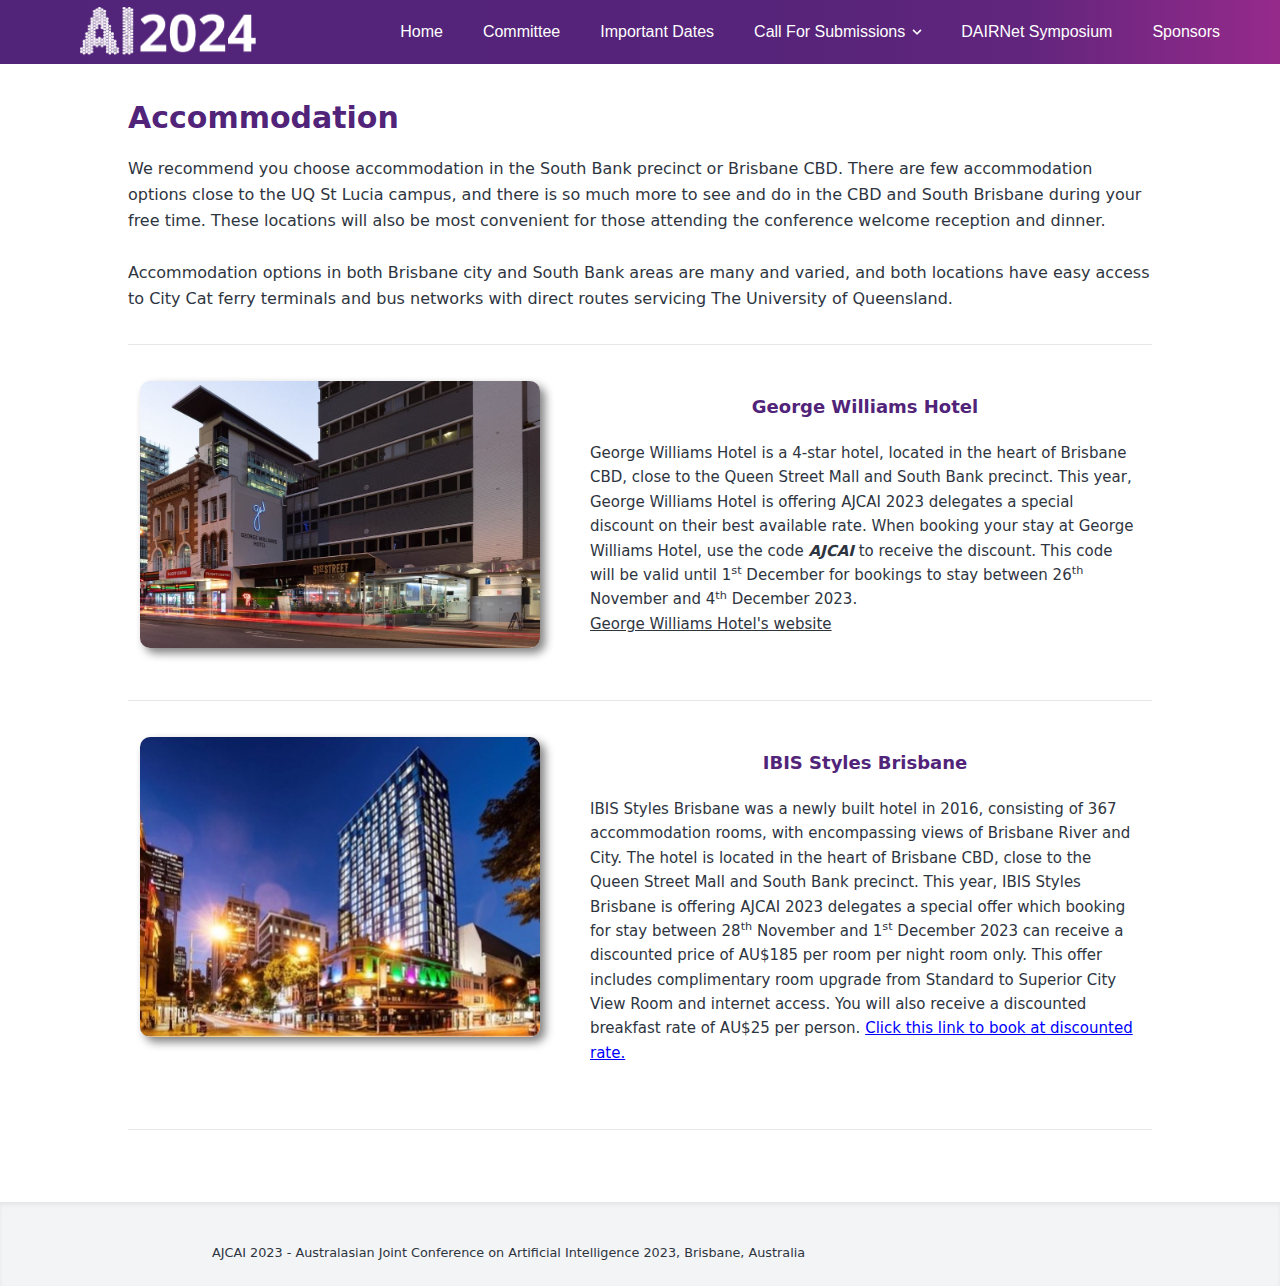
<file: 2024/accommodation.html>
<!DOCTYPE html>
<html lang="en">
  <head>
    <meta charSet="utf-8"/>
    <meta http-equiv="x-ua-compatible" content="ie=edge"/>
    <meta name="viewport" content="width=device-width, initial-scale=1, shrink-to-fit=no, maximum-scale=1"/>

    <link rel = "stylesheet" type = 'text/css' href = './css/sub_common.css'/>
    <link rel = "icon" sizes ="32x32" href = './imgs/favicons/favicon-32x32.png' />
    <link rel = "icon" sizes ="192x192" href = './imgs/favicons/favicon-192x192.png' />
    <link rel = "apple-touch-icon" sizes ="180x180" href = './imgs/favicons/favicon-180x180.png' />
    
    <meta name="generator" content="Gatsby 4.3.0"/>
    <noscript>
      <style>
        .gatsby-image-wrapper noscript [data-main-image]{opacity:1!important}.gatsby-image-wrapper [data-placeholder-image]{opacity:0!important}
      </style>
    </noscript>
    <script type="module">
      const e="undefined"!=typeof HTMLImageElement&&"loading"in HTMLImageElement.prototype;
      e&&document.body.addEventListener("load",(function(e){if(void 0===e.target.dataset.mainImage)return;if(void 0===e.target.dataset.gatsbyImageSsr)return;const t=e.target;let a=null,n=t;for(;null===a&&n;)void 0!==n.parentNode.dataset.gatsbyImageWrapper&&(a=n.parentNode),n=n.parentNode;const o=a.querySelector("[data-placeholder-image]"),r=new Image;r.src=t.currentSrc,r.decode().catch((()=>{})).then((()=>{t.style.opacity=1,o&&(o.style.opacity=0,o.style.transition="opacity 500ms linear")}))}),!0);
    </script>
    <meta name="theme-color" content="#51247a"/>
    <script type = "text/javascript" src = './js/common.js'></script>

    <script type="text/javascript">
      window.onload=function(){
        changeMobileMenu('accommodation');
      }
    </script>

    <title data-react-helmet="true">AJCAI 2023 - Brisbane, Australia</title>
  </head> 
  <body>
    <div id="___gatsby">
      <div style="outline:none" tabindex="-1" id="gatsby-focus-wrapper">
        <div class="w-full min-h-screen flex flex-col" data-is-root-path="true">
          <header>

<!-- Nav Bar -->
          <iframe id = 'menu' src = './top_menu.html' frameborder = '0' width = '100%' height = '64px' scrolling = 'auto' style = 'z-index: 999; position: fixed;' onmouseover="extentIframe()" onmouseleave="resetIframe()"></iframe>
<!-- End Of Nav Bar -->

          </header>
          <div class="w-full h-16">
          </div>
          <main class="w-full">
            <div class="global-wrapper pb-12" style="max-width:70rem" id="welcome">
              <header class="px-0 sm:px-7">

                <h2 class="pt-9 mb-5 font-titleFont text-3xl text-mainPurple font-extrabold">Accommodation</h2>
                <p class = 'mb-4'>
                  We recommend you choose accommodation in the South Bank precinct or Brisbane CBD. There are few accommodation options close to the UQ St Lucia campus, 
                  and there is so much more to see and do in the CBD and South Brisbane during your free time. These locations will also be most convenient for those attending 
                  the conference welcome reception and dinner.
                  <br><br>
                  Accommodation options in both Brisbane city and South Bank areas are many and varied, and both locations have easy access to City Cat ferry terminals and bus 
                  networks with direct routes servicing The University of Queensland.
                </p>
                
                <div class="flex sm:block flex-col items-center">
                  <h2 class="text-2xl font-bold mt-4 sm:mt-6 text-center sm:text-left pl-0 sm:pl-4 pb-2 mb-6  text-mainPurple border-b border-gray-200 font-headingStyle tracking-semiWide"></h2>
                  
                  <div class="flex flex-row justify-center sm:justify-start flex-wrap">
                    <a class="mr-0 mb-3 md:mb-0 px-0 sm:px-3 pt-3 flex flex-col items-center sm:rounded-lg" style="width:100%">
                      <div> 
                        <img src="./imgs/george-williams-hotel.jpg" class = "j_attraction_pic_screen j_attraction_mobile">
                        <div class = "j_attraction_text_screen j_attraction_text_mobile">
                            <h2 class = "pt-3 mb-5 font-titleFont text-xl text-mainPurple font-extrabold" style = 'font-size: 18px;text-align:center'>George Williams Hotel</h2>
                            <p style = 'font-size: 15px;text-align:left'>
                              George Williams Hotel is a 4-star hotel, located in the heart of Brisbane CBD, close to the Queen Street Mall and South Bank precinct. 
                              This year, George Williams Hotel is offering AJCAI 2023 delegates a special discount on their best available rate. 
                              When booking your stay at George Williams Hotel, use the code <i><b>AJCAI</b></i> to receive the discount. 
                              This code will be valid until 1<sup>st</sup> December</sup> for bookings to stay between 26<sup>th</sup> November and 4<sup>th</sup> December 2023.
                              <br>
                              <span onclick = 'JavaScript:location.href="https://www.georgewilliamshotel.com.au/"' style = 'text-decoration: underline; cursor: pointer;'>
                                George Williams Hotel's website
                              </span> 
                            </p>
                        </div>                                                       
                      </div>                       
                    </a>
                  </div>
                  <h2 class="text-2xl font-bold mt-4 sm:mt-6 text-center sm:text-left pl-0 sm:pl-4 pb-2 mb-6  text-mainPurple border-b border-gray-200 font-headingStyle tracking-semiWide"></h2>

                  <!-- div class="flex flex-row justify-center sm:justify-start flex-wrap">
                    <a class="mr-0 mb-3 md:mb-0 px-0 sm:px-3 pt-3 flex flex-col items-center sm:rounded-lg" style="width:100%">
                      <div> 
                        <img src="./imgs/mantra_south_bank_brisbane.jpg" class = "j_attraction_pic_screen j_attraction_mobile">
                        <div class = "j_attraction_text_screen j_attraction_text_mobile">
                            <h2 class = "pt-3 mb-5 font-titleFont text-xl text-mainPurple font-extrabold" style = 'font-size: 18px;text-align:center'>Mantra South Bank Brisbane</h2>
                            <p style = 'font-size: 15px;text-align:left'>
                              Mantra South Bank offers a variety of Hotel Rooms, Studios, and self-contained One and Two Bedroom Apartments. The hotel offers heated lap pool and 
                              fully equipped gym, not to mention the onsite restaurant and bar with a menu Brisbane raves about. 
                              <br>
                              <span onclick = 'JavaScript:location.href="https://www.mantra.com.au/queensland/brisbane-and-surrounds/south-bank/accommodation/hotels/mantra-south-bank/"' style = 'text-decoration: underline; cursor: pointer;'>
                                Mantra South Bank Brisbane's website
                              </span> 
                            </p>
                        </div>                                                       
                      </div>                       
                    </a>
                </div -->
                  <!-- h2 class="text-2xl font-bold mt-4 sm:mt-6 text-center sm:text-left pl-0 sm:pl-4 pb-2 mb-6  text-mainPurple border-b border-gray-200 font-headingStyle tracking-semiWide"></h2>

                  <div class="flex flex-row justify-center sm:justify-start flex-wrap">
                    <a class="mr-0 mb-3 md:mb-0 px-0 sm:px-3 pt-3 flex flex-col items-center sm:rounded-lg" style="width:100%">
                      <div> 
                        <img src="./imgs/sofitel_brisbane_central.jpg" class = "j_attraction_pic_screen j_attraction_mobile">
                        <div class = "j_attraction_text_screen j_attraction_text_mobile">
                            <h2 class = "pt-3 mb-5 font-titleFont text-xl text-mainPurple font-extrabold" style = 'font-size: 18px;text-align:center'>Sofitel Brisbane Central</h2>
                            <p style = 'font-size: 15px;text-align:left'>
                              Sofitel Brisbane Central combines contemporary design with French elegance in a 5-star hotel, located over Central Station, and a short walk to the 
                              Queen Street Mall and bus station. The Riverside Ferry Terminal is a 10 minute walk away. The hotel offers guests all you would expect in a 5-star 
                              hotel, with pool, gymnasium, concierge, 24 hour room service and award winning restaurants.
                              <br>
                              <span onclick = 'JavaScript:location.href="https://www.sofitelbrisbane.com.au/"' style = 'text-decoration: underline; cursor: pointer;'>
                                Sofitel Brisbane Central's website
                              </span> 
                            </p>
                        </div>                                                       
                      </div>                       
                    </a>
                </div>
                  <h2 class="text-2xl font-bold mt-4 sm:mt-6 text-center sm:text-left pl-0 sm:pl-4 pb-2 mb-6  text-mainPurple border-b border-gray-200 font-headingStyle tracking-semiWide"></h2>

                  <div class="flex flex-row justify-center sm:justify-start flex-wrap">
                    <a class="mr-0 mb-3 md:mb-0 px-0 sm:px-3 pt-3 flex flex-col items-center sm:rounded-lg" style="width:100%">
                      <div> 
                        <img src="./imgs/hilton_birsbane.jpg" class = "j_attraction_pic_screen j_attraction_mobile" style = 'margin-top: 1%;'>
                        <div class = "j_attraction_text_screen j_attraction_text_mobile">
                            <h2 class = "pt-3 mb-5 font-titleFont text-xl text-mainPurple font-extrabold" style = 'font-size: 18px;text-align:center'>Hilton Brisbane</h2>
                            <p style = 'font-size: 15px;text-align:left'>
                              Hilton Brisbane is centrally located in the heart of Brisbane's Queen Street Mall shopping precinct, with easy access to all modes of public transport. 
                              This 5-star hotel offers contemporarily furnished rooms with premium bedding and pillow menu, designed for business and leisure travellers. 
                              Amenities include outdoor pool, tennis courts and gymnasium, inhouse restaurant and bar, 24 hour room service, concierge and business centre.
                              <br>
                              <span onclick = 'JavaScript:location.href="https://www.hilton.com/en/hotels/bsbhitw-hilton-brisbane/"' style = 'text-decoration: underline; cursor: pointer;'>
                                Hilton Brisbane's website
                              </span> 
                            </p>
                        </div>                                                       
                      </div>                       
                    </a>
                  </div>
                  <h2 class="text-2xl font-bold mt-4 sm:mt-6 text-center sm:text-left pl-0 sm:pl-4 pb-2 mb-6  text-mainPurple border-b border-gray-200 font-headingStyle tracking-semiWide"></h2>-->

                  <div class="flex flex-row justify-center sm:justify-start flex-wrap">
                    <a class="mr-0 mb-3 md:mb-0 px-0 sm:px-3 pt-3 flex flex-col items-center sm:rounded-lg" style="width:100%">
                      <div> 
                        <img src="./imgs/ibis_brisbane.jpg" class = "j_attraction_pic_screen j_attraction_mobile">
                        <div class = "j_attraction_text_screen j_attraction_text_mobile">
                            <h2 class = "pt-3 mb-5 font-titleFont text-xl text-mainPurple font-extrabold" style = 'font-size: 18px;text-align:center'>IBIS Styles Brisbane</h2>
                            <p style = 'font-size: 15px;text-align:left'>
                              IBIS Styles Brisbane was a newly built hotel in 2016, consisting of 367 accommodation rooms, with encompassing views of Brisbane River and City. 
                              The hotel is located in the heart of Brisbane CBD, close to the Queen Street Mall and South Bank precinct.
                              This year, IBIS Styles Brisbane is offering AJCAI 2023 delegates a special offer which booking for stay between 28<sup>th</sup> November and 1<sup>st</sup> December 2023 can receive a discounted price of AU$185 per room per night room only. 
                              This offer includes complimentary room upgrade from Standard to Superior City View Room and internet access. You will also receive a discounted breakfast rate of AU$25 per person. 
                              <span onclick = 'JavaScript:location.href="https://www.idem.events/r/ajcai-conference-c6d401af/"' style = 'text-decoration: underline; cursor: pointer; color: blue;'>
                                Click this link to book at discounted rate.
                              </span> 
                              <!-- <br>
                              <span onclick = 'JavaScript:location.href="https://ibisstylesbrisbaneelizabeth.com.au/"' style = 'text-decoration: underline; cursor: pointer;'>
                                IBIS Styles Brisbane's website
                              </span>  -->
                            </p>
                        </div>                                                       
                      </div>                       
                    </a>
                </div >
                  <h2 class="text-2xl font-bold mt-4 sm:mt-6 text-center sm:text-left pl-0 sm:pl-4 pb-2 mb-6  text-mainPurple border-b border-gray-200 font-headingStyle tracking-semiWide"></h2>

                </div>
              
              </header>
            </div>
          </main>
          <footer class="bg-gray-100 mt-auto bottom-0 border-t shadow-inner overflow-x-hidden">
            <div class="global-wrapper flex sm:block flex-col items-center md:items-start">
              <div class="flex flex-col py-2 px-6 lg:px-0">
                <!-- <div class="flex flex-wrap items-center gap-x-12 gap-y-4 mb-4 md:mb-8">
                  <div>
                    <p class="mb-5 font-semibold font-headingStyle tracking-semiWide">Silver Sponsors</p>
                    <div class="flex flex-wrap gap-x-12">
                      <a style="width:150px" class="mb-5 lg:mb-0 flex items-center" href="https://www.uq.edu.au/" target="_blank" rel="noreferrer">
                        <img style="height:38px;width:137.52px" src="./img/uq-logo-1f72447b9dba430953231ec89af646ba.svg" alt="UQ Logo"/>
                      </a>
                      <a style="width: 110px;" class="mb-5 lg:mb-0 flex items-center" href="https://ai.uq.edu.au/collaboratory" target="_blank" rel="noreferrer">
                        <img style="height:38px;width:137.52px" src="./img/UQAI_Collaboratory_purple_CMYK.png" alt="UQ AI Collaboratory Logo"/>
                      </a>
                    </div>
                  </div>
                  <div>
                    <p class="mb-5 font-semibold font-headingStyle tracking-semiWide">Bronze Sponsors</p>
                    <div class="flex flex-wrap gap-x-12">
                      <a style="width:170px" class="mb-5 lg:mb-0 flex items-center" href="https://www.springer.com/gp" target="_blank" rel="noreferrer">
                        <img style="height:40px;width:170px" src="/img/springer-logo.svg" alt="Springer Logo"/>
                      </a>
                      <a style="width:170px" class="mb-5 lg:mb-0 flex items-center" href="https://www.adelaide.edu.au/" target="_blank" rel="noreferrer">
                        <img style="height:40px; width:90.35px" src="/img/adelaide_logo.png" alt="The University Of Adelaide Logo">
                      </a>
                    </div>
                  </div>
                </div> -->
                <!-- <div class="mb-4 md:mb-6">
                  <p class="mb-3 font-semibold font-headingStyle tracking-semiWide">Supported by</p>
                  <div class="flex flex-wrap items-center gap-x-12">
                    <a style="width:150px" class="mb-5 lg:mb-0 flex items-center" href="https://www.acm.org/" target="_blank" rel="noreferrer">
                      <img style="height:55px;width:150px" src="/static/acm-logo-d6eaa6e77309046bc819da96f75d77bb.svg" alt="ACM Logo"/>
                    </a>
                    <a style="width:116.36px" class="mb-5 lg:mb-0 flex items-center" href="http://www.sigmm.org/" target="_blank" rel="noreferrer">
                      <img style="height:30px;width:116.36px" src="[data-uri]" alt="SIGMM Logo"/>
                    </a>
                  </div>
                </div> -->
              </div>
              <div class="flex flex-col-reverse md:flex-row px-6 lg:px-0 items-start justify-between w-full">
                <small class="">AJCAI 2023 - Australasian Joint Conference on Artificial Intelligence 2023, Brisbane, Australia</small>
                <!-- <small class="mb-3 md:mb-0"><a class="hover:underline" href="https://www.springernature.com/gp/authors/book-authors-code-of-conduct#:~:text=Springer%20Nature%20Code%20of%20Conduct,of%20Conduct%20for%20Book%20Authors.&text=Results%20should%20be%20presented%20clearly,including%20image%2Dbased%20manipulation" target="_blank" rel="noreferrer">Code of Conduct</a></small> -->
              </div>
              <!-- <div>
                <small>Image credit: <a href="https://commons.wikimedia.org/wiki/File:Brisbane_Sign_and_Skyline_of_Brisbane_CBD,_Queensland_in_Feb_2020.jpg">Kgbo</a>, <a href="https://creativecommons.org/licenses/by-sa/4.0">CC BY-SA 4.0</a>, via Wikimedia Commons</small>
              </div> -->
              <!-- <div class="flex flex-col-reverse md:flex-row px-6 lg:px-0 items-start justify-between w-full">
                <small class = "j_extra_pt">Website built by: <a href="https://github.com/JesseYang0528" style = "text-decoration: underline;">Hao Yang (Jesse Yang)</a>, <a href="https://github.com/bybeye" style = "text-decoration: underline;">Yingbin Bai (Edward Bai)</a></small>
              </div> -->
            </div>
          </footer>
        </div>
      </div>
      <div id="gatsby-announcer" style="position:absolute;top:0;width:1px;height:1px;padding:0;overflow:hidden;clip:rect(0, 0, 0, 0);white-space:nowrap;border:0" aria-live="assertive" aria-atomic="true">
      </div>
    </div>
    <script async="" src="https://www.googletagmanager.com/gtag/js?id=G-XSX58G49PD">
    </script>
    <script>      
          if(true) {
            window.dataLayer = window.dataLayer || [];
            function gtag(){window.dataLayer && window.dataLayer.push(arguments);}
            gtag('js', new Date());

            gtag('config', 'G-XSX58G49PD', {"send_page_view":false});
          }
    </script>
    <script id="gatsby-script-loader">/*<![CDATA[*/window.pagePath="/";/*]]>*/</script>
    <script id="gatsby-chunk-mapping">
    /*<![CDATA[*/window.___chunkMapping={"polyfill":["/polyfill-1c9788fca0f90abb50c3.js"],"app":["/app-a59b4b6740a68aeefd26.js"],"component---src-pages-404-js":["/component---src-pages-404-js-3d51b459a80f969a4f66.js"],"component---src-pages-gather-town-js":["/component---src-pages-gather-town-js-20a5b8eb4f529ec02e4a.js"],"component---src-pages-index-js":["/component---src-pages-index-js-8a4adfc3136c188f7d4d.js"],"component---src-pages-organisation-js":["/component---src-pages-organisation-js-d897b29f4c76da418e8b.js"],"component---src-pages-phd-school-js":["/component---src-pages-phd-school-js-342a122469920c419385.js"],"component---src-pages-program-at-a-glance-js":["/component---src-pages-program-at-a-glance-js-f09b822ffe2455eef479.js"],"component---src-pages-program-js":["/component---src-pages-program-js-3fe28d1a2f210ef0ff80.js"],"component---src-pages-sponsors-js":["/component---src-pages-sponsors-js-e9c839fba1b21aac6ebf.js"],"component---src-templates-article-js":["/component---src-templates-article-js-7fa23b91346b8acf9bb1.js"]};/*]]>*/
    </script>
    <script>
      function show_mobile_nav()
      {
        var current_class = document.getElementById('mobile_menu').className;
        if (current_class == 'hidden')
        {
          document.getElementById('mobile_menu').setAttribute('class', 'md:hidden');
          document.getElementById('menu_icon_1').setAttribute('class', 'hidden h-6 w-6');
          document.getElementById('menu_icon_2').setAttribute('class', 'block h-6 w-6');
        }
        else
        {
          document.getElementById('mobile_menu').setAttribute('class', 'hidden');
          document.getElementById('menu_icon_1').setAttribute('class', 'block h-6 w-6');
          document.getElementById('menu_icon_2').setAttribute('class', 'hidden h-6 w-6');
        }
      }
    </script>
  </body>
</html>
</file>
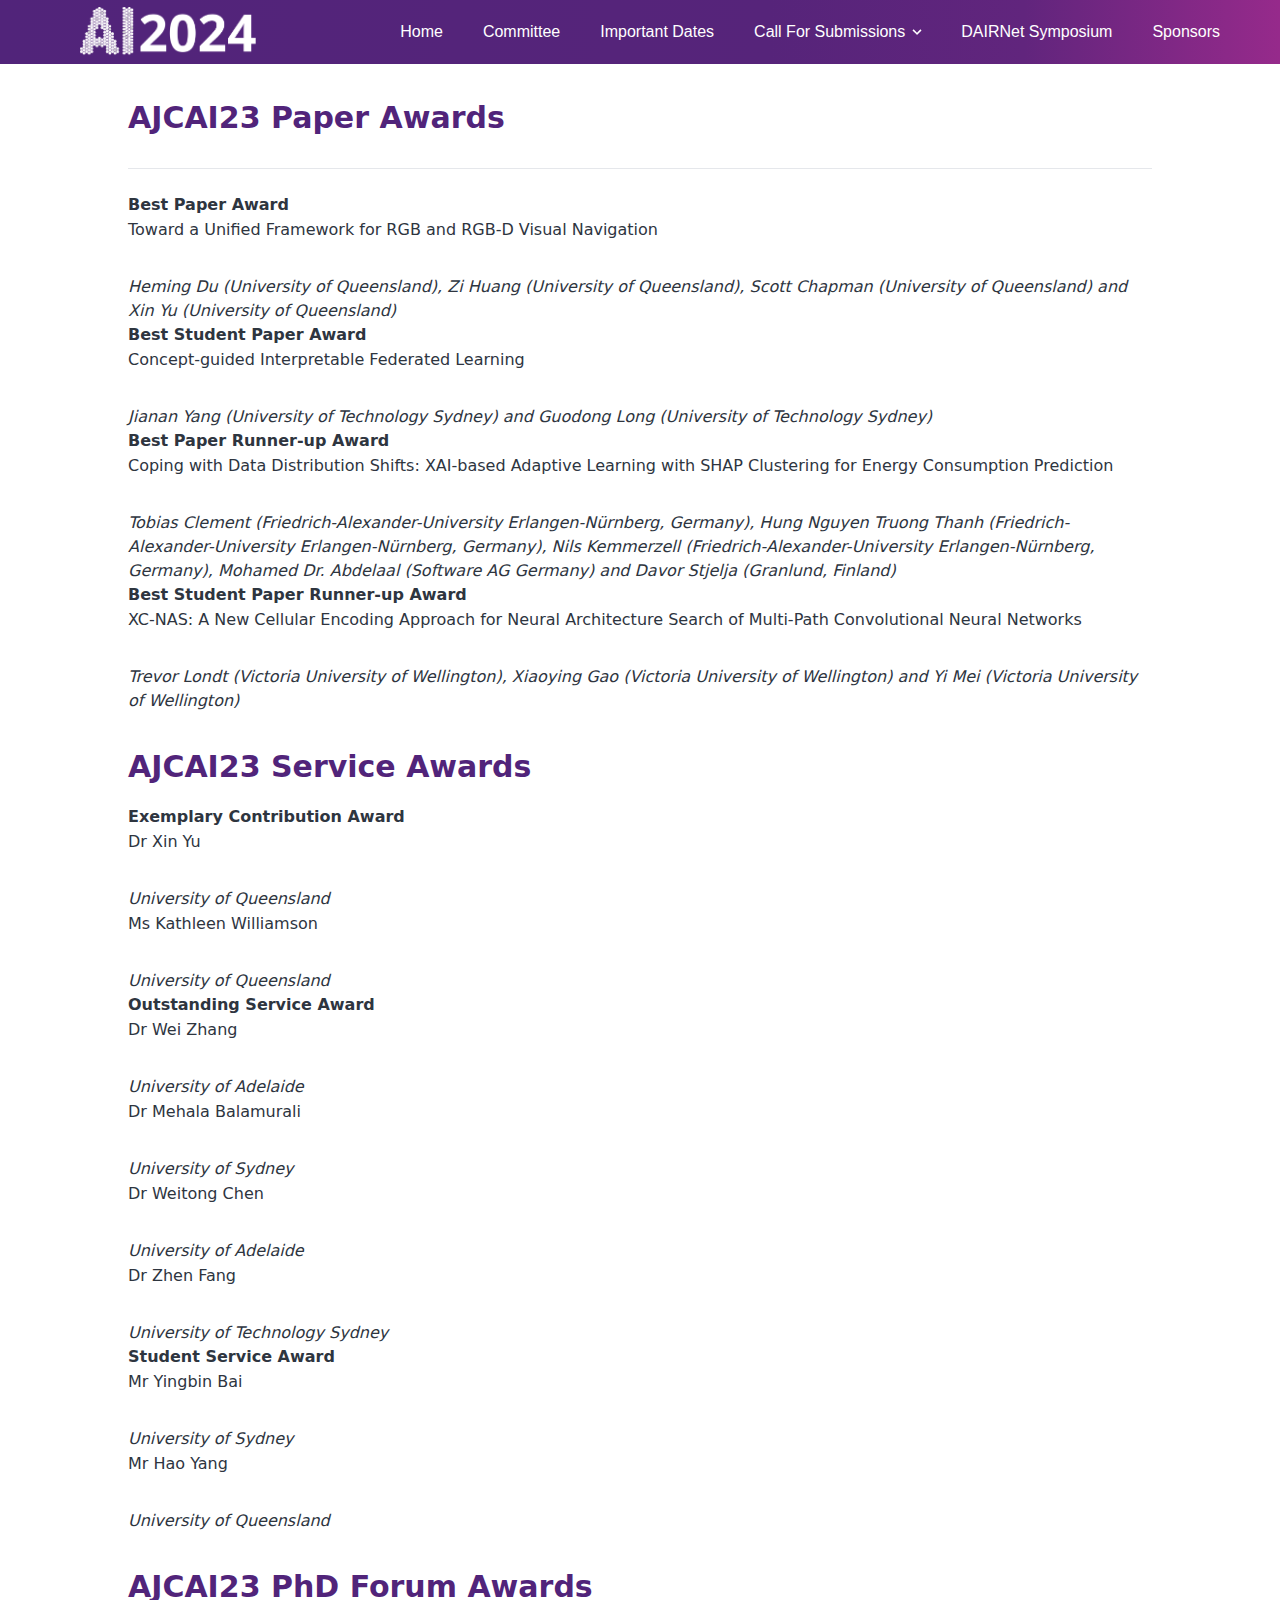
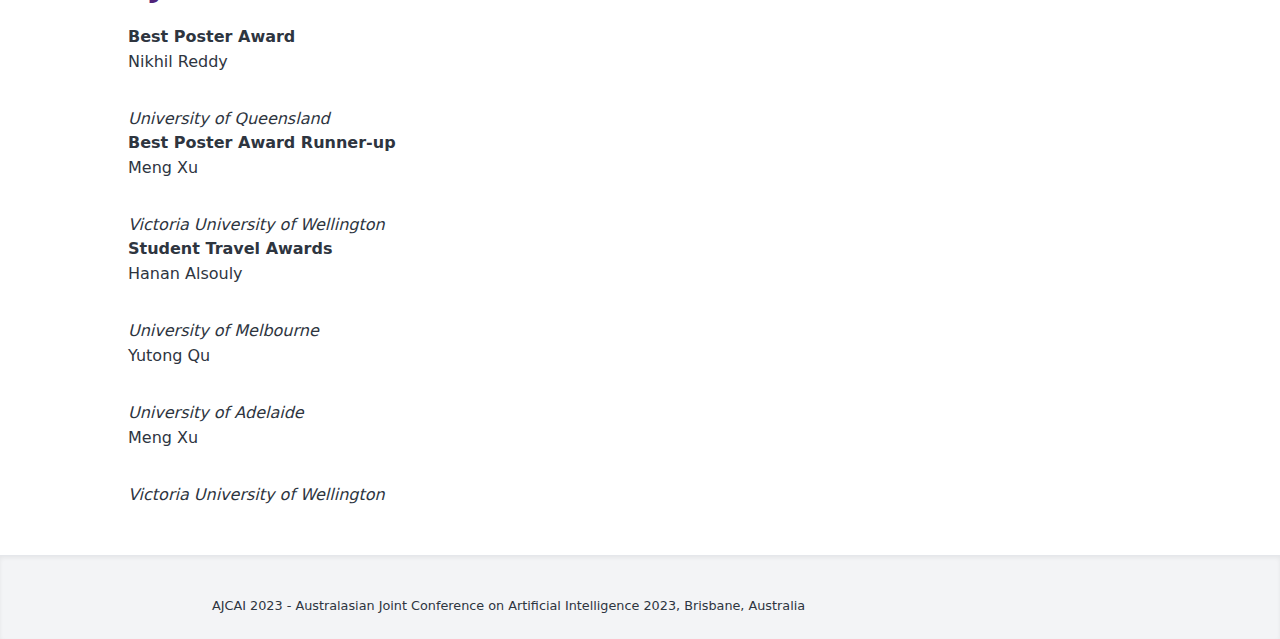
<file: 2024/awards.html>
<!DOCTYPE html>
<html lang="en">
  <head>
    <meta charSet="utf-8"/>
    <meta http-equiv="x-ua-compatible" content="ie=edge"/>
    <meta name="viewport" content="width=device-width, initial-scale=1, shrink-to-fit=no, maximum-scale=1"/>

    <link rel = "stylesheet" type = 'text/css' href = './css/sub_common.css'/>
    <link rel = "icon" sizes ="32x32" href = './imgs/favicons/favicon-32x32.png' />
    <link rel = "icon" sizes ="192x192" href = './imgs/favicons/favicon-192x192.png' />
    <link rel = "apple-touch-icon" sizes ="180x180" href = './imgs/favicons/favicon-180x180.png' />
    
    <meta name="generator" content="Gatsby 4.3.0"/>
    <noscript>
      <style>
        .gatsby-image-wrapper noscript [data-main-image]{opacity:1!important}.gatsby-image-wrapper [data-placeholder-image]{opacity:0!important}
      </style>
    </noscript>
    <script type="module">
      const e="undefined"!=typeof HTMLImageElement&&"loading"in HTMLImageElement.prototype;
      e&&document.body.addEventListener("load",(function(e){if(void 0===e.target.dataset.mainImage)return;if(void 0===e.target.dataset.gatsbyImageSsr)return;const t=e.target;let a=null,n=t;for(;null===a&&n;)void 0!==n.parentNode.dataset.gatsbyImageWrapper&&(a=n.parentNode),n=n.parentNode;const o=a.querySelector("[data-placeholder-image]"),r=new Image;r.src=t.currentSrc,r.decode().catch((()=>{})).then((()=>{t.style.opacity=1,o&&(o.style.opacity=0,o.style.transition="opacity 500ms linear")}))}),!0);
    </script>
    <meta name="theme-color" content="#51247a"/>
    <script type = "text/javascript" src = './js/common.js'></script>

    <script type="text/javascript">
      window.onload=function(){
        changeMobileMenu('awards');
      }
    </script>

    <title data-react-helmet="true">AJCAI 2023 - Brisbane, Australia</title>
  </head> 
  <body>
    <div id="___gatsby">
      <div style="outline:none" tabindex="-1" id="gatsby-focus-wrapper">
        <div class="w-full min-h-screen flex flex-col" data-is-root-path="true">
          <header>

<!-- Nav Bar -->
          <iframe id = 'menu' src = './top_menu.html' frameborder = '0' width = '100%' height = '64px' scrolling = 'auto' style = 'z-index: 999; position: fixed;' onmouseover="extentIframe()" onmouseleave="resetIframe()"></iframe>
<!-- End Of Nav Bar -->

          </header>
          <div class="w-full h-16">
          </div>
          <main class="w-full">
            <div class="global-wrapper pb-12" style="max-width:70rem" id="welcome">
              <header class="px-0 sm:px-7">
                <h2 class="pt-9 mb-5 font-titleFont text-3xl text-mainPurple font-extrabold">AJCAI23 Paper Awards</h2>

                <h2 class="text-2xl font-bold mt-4 sm:mt-6 text-center sm:text-left pl-0 sm:pl-4 pb-2 mb-6  text-mainPurple border-b border-gray-200 font-headingStyle tracking-semiWide"></h2>

                <!-- Sir Liew Edwards Building -->
                <div>
                    <h2 style = 'font-size: 16px; font-weight: 700;'>Best Paper Award</h2>
                    <p>Toward a Unified Framework for RGB and RGB-D Visual Navigation</p>

                <i>Heming Du (University of Queensland), Zi Huang (University of Queensland), Scott Chapman (University of Queensland) and Xin Yu (University of Queensland)</i>
              </div>
              
              <div >
                    <h2 style = 'font-size: 16px; font-weight: 700;'>Best Student Paper Award</h2>
                    <p>Concept-guided Interpretable Federated Learning</p>

                <i>Jianan Yang (University of Technology Sydney) and Guodong Long (University of Technology Sydney)</i>
              </div>
              
              <div >
                    <h2 style = 'font-size: 16px; font-weight: 700;'>Best Paper Runner-up Award</h2>
                    <p>Coping with Data Distribution Shifts: XAI-based Adaptive Learning with SHAP Clustering for Energy Consumption Prediction</p>

                <i>Tobias Clement (Friedrich-Alexander-University Erlangen-Nürnberg, Germany), Hung Nguyen Truong Thanh (Friedrich-Alexander-University Erlangen-Nürnberg, Germany), Nils Kemmerzell (Friedrich-Alexander-University Erlangen-Nürnberg, Germany), Mohamed Dr. Abdelaal (Software AG Germany) and Davor Stjelja (Granlund, Finland)</i>
              </div>
              
              <div >
                    <h2 style = 'font-size: 16px; font-weight: 700;'>Best Student Paper Runner-up Award</h2>
                    <p>XC-NAS: A New Cellular Encoding Approach for Neural Architecture Search of Multi-Path Convolutional Neural Networks</p>

                <i>Trevor Londt (Victoria University of Wellington), Xiaoying Gao (Victoria University of Wellington) and Yi Mei (Victoria University of Wellington)</i>
              </div>
              
              <h1 class="pt-9 mb-5 font-titleFont text-3xl text-mainPurple font-extrabold">AJCAI23 Service Awards</h1>
              
              <div >
                    <h2 style = 'font-size: 16px; font-weight: 700;'>Exemplary Contribution Award</h2>
                    <div class="award-recipient">
                    <p>Dr Xin Yu</p>
                    <i>University of Queensland</i>
                </div>
                    <div class="award-recipient">
                    <p>Ms Kathleen Williamson</p>
                    <i>University of Queensland</i>
                </div>

              </div>
              
              <div >
                    <h2 style = 'font-size: 16px; font-weight: 700;'>Outstanding Service Award</h2>
                
                    <div class="service-recipient">
                  <p>Dr Wei Zhang</p>
                  <i>University of Adelaide</i>
                </div>
                
                <div class="service-recipient">
                  <p>Dr Mehala Balamurali</p>
                  <i>University of Sydney</i>
                </div>
                
                <div class="service-recipient">
                  <p>Dr Weitong Chen</p>
                  <i>University of Adelaide</i>
                </div>
                
                <div class="service-recipient">
                  <p>Dr Zhen Fang</p>
                  <i>University of Technology Sydney</i>
                </div>
              </div>
              
              <div >
                    <h2 style = 'font-size: 16px; font-weight: 700;'>Student Service Award</h2>
                
                    <div class="service-recipient">
                  <p>Mr Yingbin Bai</p>
                  <i>University of Sydney</i>
                </div>
                
                <div class="service-recipient">
                  <p>Mr Hao Yang</p>
                  <i>University of Queensland</i>
                </div>
                
              </div>
              
              <h1 class="pt-9 mb-5 font-titleFont text-3xl text-mainPurple font-extrabold">AJCAI23 PhD Forum Awards</h1>
              
              <div >
                    <h2 style = 'font-size: 16px; font-weight: 700;'>Best Poster Award</h2>
                    <p>Nikhil Reddy</p>

                <i>University of Queensland</i>
              </div>
              
              <div >
                    <h2 style = 'font-size: 16px; font-weight: 700;'>Best Poster Award Runner-up </h2>
                    <p>Meng Xu</p>

                <i>Victoria University of Wellington</i>
              </div>
              
              <div>
                    <h2 style = 'font-size: 16px; font-weight: 700;'>Student Travel Awards </h2>
                <p>Hanan Alsouly</p>
                <i>University of Melbourne</i>
                <p>Yutong Qu</p>
                <i>University of Adelaide</i>
                    <p>Meng Xu</p>
                <i>Victoria University of Wellington</i>
              </div>
              </header>
            </div>
          </main>
          <footer class="bg-gray-100 mt-auto bottom-0 border-t shadow-inner overflow-x-hidden">
            <div class="global-wrapper flex sm:block flex-col items-center md:items-start">
              <div class="flex flex-col py-2 px-6 lg:px-0">
                <!-- <div class="flex flex-wrap items-center gap-x-12 gap-y-4 mb-4 md:mb-8">
                  <div>
                    <p class="mb-5 font-semibold font-headingStyle tracking-semiWide">Silver Sponsors</p>
                    <div class="flex flex-wrap gap-x-12">
                      <a style="width:150px" class="mb-5 lg:mb-0 flex items-center" href="https://www.uq.edu.au/" target="_blank" rel="noreferrer">
                        <img style="height:38px;width:137.52px" src="./img/uq-logo-1f72447b9dba430953231ec89af646ba.svg" alt="UQ Logo"/>
                      </a>
                      <a style="width: 110px;" class="mb-5 lg:mb-0 flex items-center" href="https://ai.uq.edu.au/collaboratory" target="_blank" rel="noreferrer">
                        <img style="height:38px;width:137.52px" src="./img/UQAI_Collaboratory_purple_CMYK.png" alt="UQ AI Collaboratory Logo"/>
                      </a>
                    </div>
                  </div>
                  <div>
                    <p class="mb-5 font-semibold font-headingStyle tracking-semiWide">Bronze Sponsors</p>
                    <div class="flex flex-wrap gap-x-12">
                      <a style="width:170px" class="mb-5 lg:mb-0 flex items-center" href="https://www.springer.com/gp" target="_blank" rel="noreferrer">
                        <img style="height:40px;width:170px" src="/img/springer-logo.svg" alt="Springer Logo"/>
                      </a>
                      <a style="width:170px" class="mb-5 lg:mb-0 flex items-center" href="https://www.adelaide.edu.au/" target="_blank" rel="noreferrer">
                        <img style="height:40px; width:90.35px" src="/img/adelaide_logo.png" alt="The University Of Adelaide Logo">
                      </a>
                    </div>
                  </div>
                </div> -->
                <!-- <div class="mb-4 md:mb-6">
                  <p class="mb-3 font-semibold font-headingStyle tracking-semiWide">Supported by</p>
                  <div class="flex flex-wrap items-center gap-x-12">
                    <a style="width:150px" class="mb-5 lg:mb-0 flex items-center" href="https://www.acm.org/" target="_blank" rel="noreferrer">
                      <img style="height:55px;width:150px" src="/static/acm-logo-d6eaa6e77309046bc819da96f75d77bb.svg" alt="ACM Logo"/>
                    </a>
                    <a style="width:116.36px" class="mb-5 lg:mb-0 flex items-center" href="http://www.sigmm.org/" target="_blank" rel="noreferrer">
                      <img style="height:30px;width:116.36px" src="[data-uri]" alt="SIGMM Logo"/>
                    </a>
                  </div>
                </div> -->
              </div>
              <div class="flex flex-col-reverse md:flex-row px-6 lg:px-0 items-start justify-between w-full">
                <small class="">AJCAI 2023 - Australasian Joint Conference on Artificial Intelligence 2023, Brisbane, Australia</small>
                <!-- <small class="mb-3 md:mb-0"><a class="hover:underline" href="https://www.springernature.com/gp/authors/book-authors-code-of-conduct#:~:text=Springer%20Nature%20Code%20of%20Conduct,of%20Conduct%20for%20Book%20Authors.&text=Results%20should%20be%20presented%20clearly,including%20image%2Dbased%20manipulation" target="_blank" rel="noreferrer">Code of Conduct</a></small> -->
              </div>
              <!-- <div>
                <small>Image credit: <a href="https://commons.wikimedia.org/wiki/File:Brisbane_Sign_and_Skyline_of_Brisbane_CBD,_Queensland_in_Feb_2020.jpg">Kgbo</a>, <a href="https://creativecommons.org/licenses/by-sa/4.0">CC BY-SA 4.0</a>, via Wikimedia Commons</small>
              </div> -->
              <!-- <div class="flex flex-col-reverse md:flex-row px-6 lg:px-0 items-start justify-between w-full">
                <small class = "j_extra_pt">Website built by: <a href="https://github.com/JesseYang0528" style = "text-decoration: underline;">Hao Yang (Jesse Yang)</a>, <a href="https://github.com/bybeye" style = "text-decoration: underline;">Yingbin Bai (Edward Bai)</a></small>
              </div> -->
            </div>
          </footer>
        </div>
      </div>
      <div id="gatsby-announcer" style="position:absolute;top:0;width:1px;height:1px;padding:0;overflow:hidden;clip:rect(0, 0, 0, 0);white-space:nowrap;border:0" aria-live="assertive" aria-atomic="true">
      </div>
    </div>
    <script async="" src="https://www.googletagmanager.com/gtag/js?id=G-XSX58G49PD">
    </script>
    <script>      
          if(true) {
            window.dataLayer = window.dataLayer || [];
            function gtag(){window.dataLayer && window.dataLayer.push(arguments);}
            gtag('js', new Date());

            gtag('config', 'G-XSX58G49PD', {"send_page_view":false});
          }
    </script>
    <script id="gatsby-script-loader">/*<![CDATA[*/window.pagePath="/";/*]]>*/</script>
    <script id="gatsby-chunk-mapping">
    /*<![CDATA[*/window.___chunkMapping={"polyfill":["/polyfill-1c9788fca0f90abb50c3.js"],"app":["/app-a59b4b6740a68aeefd26.js"],"component---src-pages-404-js":["/component---src-pages-404-js-3d51b459a80f969a4f66.js"],"component---src-pages-gather-town-js":["/component---src-pages-gather-town-js-20a5b8eb4f529ec02e4a.js"],"component---src-pages-index-js":["/component---src-pages-index-js-8a4adfc3136c188f7d4d.js"],"component---src-pages-organisation-js":["/component---src-pages-organisation-js-d897b29f4c76da418e8b.js"],"component---src-pages-phd-school-js":["/component---src-pages-phd-school-js-342a122469920c419385.js"],"component---src-pages-program-at-a-glance-js":["/component---src-pages-program-at-a-glance-js-f09b822ffe2455eef479.js"],"component---src-pages-program-js":["/component---src-pages-program-js-3fe28d1a2f210ef0ff80.js"],"component---src-pages-sponsors-js":["/component---src-pages-sponsors-js-e9c839fba1b21aac6ebf.js"],"component---src-templates-article-js":["/component---src-templates-article-js-7fa23b91346b8acf9bb1.js"]};/*]]>*/
    </script>
    <script>
      function show_mobile_nav()
      {
        var current_class = document.getElementById('mobile_menu').className;
        if (current_class == 'hidden')
        {
          document.getElementById('mobile_menu').setAttribute('class', 'md:hidden');
          document.getElementById('menu_icon_1').setAttribute('class', 'hidden h-6 w-6');
          document.getElementById('menu_icon_2').setAttribute('class', 'block h-6 w-6');
        }
        else
        {
          document.getElementById('mobile_menu').setAttribute('class', 'hidden');
          document.getElementById('menu_icon_1').setAttribute('class', 'block h-6 w-6');
          document.getElementById('menu_icon_2').setAttribute('class', 'hidden h-6 w-6');
        }
      }
    </script>
  </body>
</html>
</file>
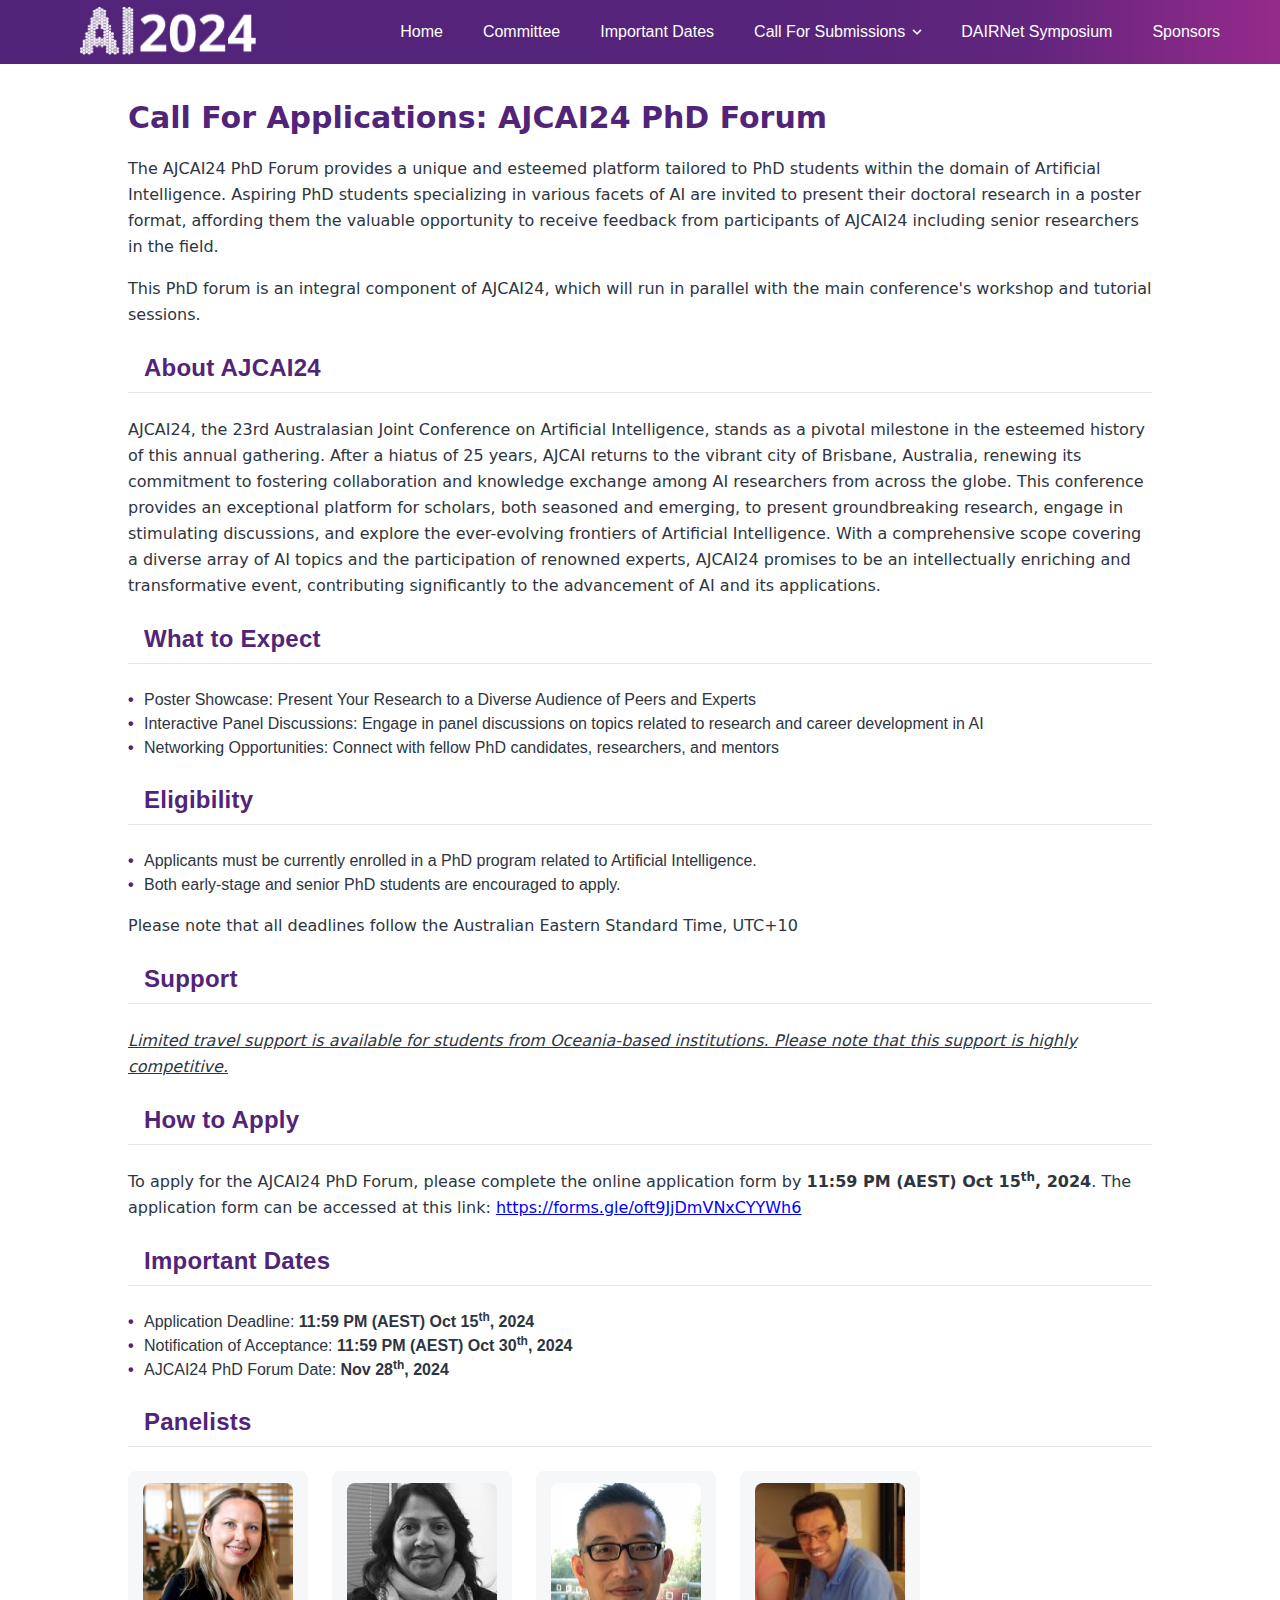
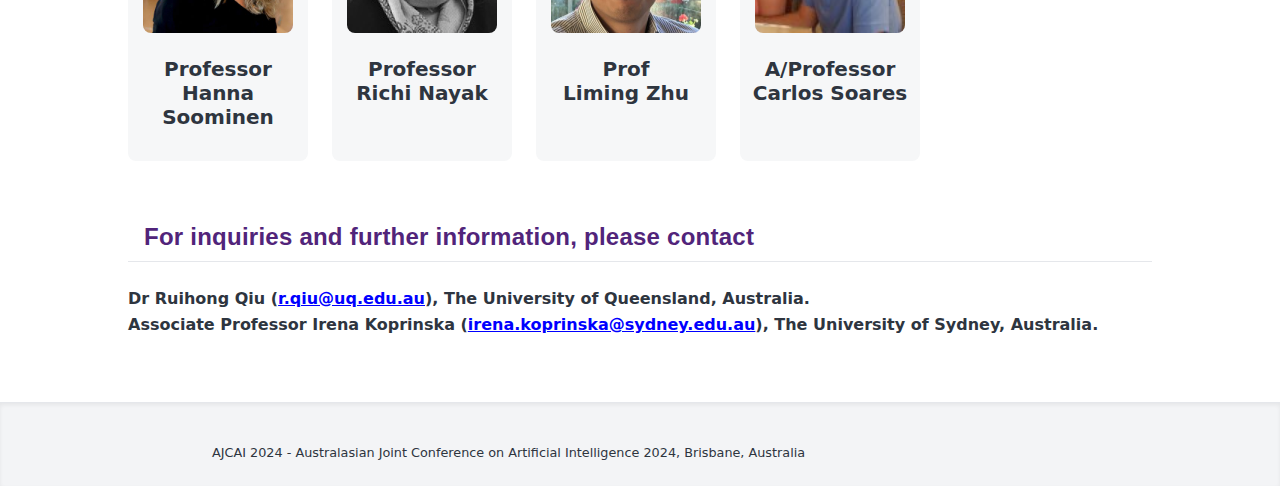
<file: 2024/call_for_applications.html>
<!DOCTYPE html>
<html lang="en">
  <head>
    <meta charSet="utf-8"/>
    <meta http-equiv="x-ua-compatible" content="ie=edge"/>
    <meta name="viewport" content="width=device-width, initial-scale=1, shrink-to-fit=no, maximum-scale=1"/>

    <link rel = "stylesheet" type = 'text/css' href = './css/sub_common.css'/>
    <link rel = "icon" sizes ="32x32" href = './imgs/favicons/favicon-32x32.png' />
    <link rel = "icon" sizes ="192x192" href = './imgs/favicons/favicon-192x192.png' />
    <link rel = "apple-touch-icon" sizes ="180x180" href = './imgs/favicons/favicon-180x180.png' />
    
    <meta name="generator" content="Gatsby 4.3.0"/>
    <noscript>
      <style>
        .gatsby-image-wrapper noscript [data-main-image]{opacity:1!important}.gatsby-image-wrapper [data-placeholder-image]{opacity:0!important}
      </style>
    </noscript>
    <script type="module">
      const e="undefined"!=typeof HTMLImageElement&&"loading"in HTMLImageElement.prototype;
      e&&document.body.addEventListener("load",(function(e){if(void 0===e.target.dataset.mainImage)return;if(void 0===e.target.dataset.gatsbyImageSsr)return;const t=e.target;let a=null,n=t;for(;null===a&&n;)void 0!==n.parentNode.dataset.gatsbyImageWrapper&&(a=n.parentNode),n=n.parentNode;const o=a.querySelector("[data-placeholder-image]"),r=new Image;r.src=t.currentSrc,r.decode().catch((()=>{})).then((()=>{t.style.opacity=1,o&&(o.style.opacity=0,o.style.transition="opacity 500ms linear")}))}),!0);
    </script>
    <meta name="theme-color" content="#51247a"/>
    <script type = "text/javascript" src = './js/common.js'></script>

    <script type="text/javascript">
      window.onload=function(){
        changeMobileMenu('callForApplications');
      }
    </script>

    <title data-react-helmet="true">AJCAI 2024 - Melbourne, Australia</title>
  </head> 
  <body>
    <div id="___gatsby">
      <div style="outline:none" tabindex="-1" id="gatsby-focus-wrapper">
        <div class="w-full min-h-screen flex flex-col" data-is-root-path="true">
          <header>

<!-- Nav Bar -->
          <iframe id = 'menu' src = './top_menu.html' frameborder = '0' width = '100%' height = '64px' scrolling = 'auto' style = 'z-index: 999; position: fixed;' onmouseover="extentIframe()" onmouseleave="resetIframe()"></iframe>
<!-- End Of Nav Bar -->

          </header>
          <div class="w-full h-16">
          </div>
          <main class="w-full">
            <div class="global-wrapper pb-12" style="max-width:70rem" id="welcome">
              <header class="px-0 sm:px-7">
                
                <h2 class="pt-9 mb-5 font-titleFont text-3xl text-mainPurple font-extrabold">Call For Applications: AJCAI24 PhD Forum</h2>
                <p class="mb-4">
                  The AJCAI24 PhD Forum provides a unique and esteemed platform tailored to PhD students within the domain of Artificial Intelligence. 
                  Aspiring PhD students specializing in various facets of AI are invited to present their doctoral research in a poster format, 
                  affording them the valuable opportunity to receive feedback from participants of AJCAI24 including senior researchers in the field.
                </p>

                <p class="mb-4">
                  This PhD forum is an integral component of AJCAI24, which will run in parallel with the main conference's workshop and tutorial sessions.
                </p>

                <h2 class="text-2xl font-bold mt-4 sm:mt-6 text-center sm:text-left pl-0 sm:pl-4 pb-2 mb-6  text-mainPurple border-b border-gray-200 font-headingStyle tracking-semiWide">
                  About AJCAI24
                </h2>

                <p class="mb-4">
                  AJCAI24, the 23rd Australasian Joint Conference on Artificial Intelligence, stands as a pivotal milestone in the esteemed history of this annual gathering. 
                  After a hiatus of 25 years, AJCAI returns to the vibrant city of Brisbane, Australia, renewing its commitment to fostering collaboration and knowledge exchange 
                  among AI researchers from across the globe. This conference provides an exceptional platform for scholars, both seasoned and emerging, to present groundbreaking 
                  research, engage in stimulating discussions, and explore the ever-evolving frontiers of Artificial Intelligence. With a comprehensive scope covering a diverse 
                  array of AI topics and the participation of renowned experts, AJCAI24 promises to be an intellectually enriching and transformative event, contributing 
                  significantly to the advancement of AI and its applications.
                </p>

                <h2 class="text-2xl font-bold mt-4 sm:mt-6 text-center sm:text-left pl-0 sm:pl-4 pb-2 mb-6  text-mainPurple border-b border-gray-200 font-headingStyle tracking-semiWide">
                  What to Expect
                </h2>

                <div class="j_ul">
                  <ul>
                    <li>
                      <span class = 'j_topics_table_font ul_dot'>Poster Showcase: Present Your Research to a Diverse Audience of Peers and Experts</span>
                    </li>
                    <li>
                      <span class = 'j_topics_table_font ul_dot'>Interactive Panel Discussions: Engage in panel discussions on topics related to research and career development in AI</span>
                    </li>
                    <li>
                      <span class = 'j_topics_table_font ul_dot'>Networking Opportunities: Connect with fellow PhD candidates, researchers, and mentors</span>
                    </li>
                  </ul>
                </div>

                <h2 class="text-2xl font-bold mt-4 sm:mt-6 text-center sm:text-left pl-0 sm:pl-4 pb-2 mb-6  text-mainPurple border-b border-gray-200 font-headingStyle tracking-semiWide">
                  Eligibility
                </h2>
                <div class="j_ul">
                  <ul>
                    <li>
                      <span class = 'j_topics_table_font ul_dot'>Applicants must be currently enrolled in a PhD program related to Artificial Intelligence.</span>
                    </li>
                    <li>
                      <span class = 'j_topics_table_font ul_dot'>Both early-stage and senior PhD students are encouraged to apply.</span>
                    </li>
                  </ul>
                </div>

                <p class = 'mb-4 mt-4'>Please note that all deadlines follow the Australian Eastern Standard Time, UTC+10</p>

                <h2 class="text-2xl font-bold mt-4 sm:mt-6 text-center sm:text-left pl-0 sm:pl-4 pb-2 mb-6  text-mainPurple border-b border-gray-200 font-headingStyle tracking-semiWide">
                  Support
                </h2>

                <p class="mb-4" style="text-decoration: underline; font-style: italic;">
                  Limited travel support is available for students from Oceania-based institutions. Please note that this support is highly competitive.
                </p>

                <h2 class="text-2xl font-bold mt-4 sm:mt-6 text-center sm:text-left pl-0 sm:pl-4 pb-2 mb-6  text-mainPurple border-b border-gray-200 font-headingStyle tracking-semiWide">
                  How to Apply
                </h2>

                <p class="mb-4">
                  To apply for the AJCAI24 PhD Forum, please complete the online application form by <b>11:59 PM (AEST) Oct 15<sup>th</sup>, 2024</b>. The application form can be accessed at this link: 
                  <a href="https://forms.gle/oft9JjDmVNxCYYWh6" style="color:blue; text-decoration: underline;">https://forms.gle/oft9JjDmVNxCYYWh6</a>
                </p>

                <h2 class="text-2xl font-bold mt-4 sm:mt-6 text-center sm:text-left pl-0 sm:pl-4 pb-2 mb-6  text-mainPurple border-b border-gray-200 font-headingStyle tracking-semiWide">
                  Important Dates
                </h2>

                <div class="j_ul">
                  <ul>
                    <li>
                      <span class = 'j_topics_table_font ul_dot'>Application Deadline: <b>11:59 PM (AEST) Oct 15<sup>th</sup>, 2024</b></span>
                    </li>
                    <li>
                      <span class = 'j_topics_table_font ul_dot'>Notification of Acceptance: <b>11:59 PM (AEST) Oct 30<sup>th</sup>, 2024</b></span>
                    </li>
                    <li>
                      <span class = 'j_topics_table_font ul_dot'>AJCAI24 PhD Forum Date: <b>Nov 28<sup>th</sup>, 2024</b></span>
                    </li>
                  </ul>
                </div>

                <h2 class="text-2xl font-bold mt-4 sm:mt-6 text-center sm:text-left pl-0 sm:pl-4 pb-2 mb-6  text-mainPurple border-b border-gray-200 font-headingStyle tracking-semiWide">
                  Panelists
                </h2>

                 <div class="flex flex-row justify-center sm:justify-start flex-wrap">
                    <!-- Hanna Soominen -->
                    <a class="mr-0 sm:mr-6 mb-3 md:mb-9 px-0 sm:px-3 pt-3 flex flex-col items-center sm:bg-orgBackground sm:rounded-lg" style="width:180px" href="https://researchers.anu.edu.au/researchers/suominen-h" target="_blank" rel="noreferrer">
                      <div style="width:150px;height:150px">
                        <div data-gatsby-image-wrapper="" class="gatsby-image-wrapper gatsby-image-wrapper-constrained rounded-lg">
                          <div style="max-width:500px;display:block">
                            <img alt="" role="presentation" aria-hidden="true" src="data:image/svg+xml;charset=utf-8,%3Csvg height='500' width='500' xmlns='http://www.w3.org/2000/svg' version='1.1'%3E%3C/svg%3E" style="max-width:100%;display:block;position:static">
                          </div>
                          <img aria-hidden="true" data-placeholder-image="" style="opacity:1;transition:opacity 500ms linear" decoding="async" src="./imgs/portraits/Hanna_Suominen.jpg" alt="">
                        </div>
                      </div>
                      <p class="text-xl font-bold mt-6 mb-2 text-center leading-6">
                        Professor <br />
                        Hanna Soominen
                      </p>
                      <p class="mb-6 text-orgSmall text-gray-700 leading-5 text-center">
                        
                      </p>
                    </a>


                    <!-- Richi Nayak -->
                    <a class="mr-0 sm:mr-6 mb-3 md:mb-9 px-0 sm:px-3 pt-3 flex flex-col items-center sm:bg-orgBackground sm:rounded-lg" style="width:180px" href="https://www.qut.edu.au/about/our-people/academic-profiles/r.nayak" target="_blank" rel="noreferrer">
                      <div style="width:150px;height:150px">
                        <div data-gatsby-image-wrapper="" class="gatsby-image-wrapper gatsby-image-wrapper-constrained rounded-lg">
                          <div style="max-width:500px;display:block">
                            <img alt="" role="presentation" aria-hidden="true" src="data:image/svg+xml;charset=utf-8,%3Csvg height='500' width='500' xmlns='http://www.w3.org/2000/svg' version='1.1'%3E%3C/svg%3E" style="max-width:100%;display:block;position:static">
                          </div>
                          <img aria-hidden="true" data-placeholder-image="" style="opacity:1;transition:opacity 500ms linear" decoding="async" src="./imgs/portraits/Richi_Nayak.jpg" alt="">
                        </div>
                      </div>
                      <p class="text-xl font-bold mt-6 mb-2 text-center leading-6">
                        Professor <br />
                        Richi Nayak
                      </p>
                      <p class="mb-6 text-orgSmall text-gray-700 leading-5 text-center">
                        
                      </p>
                    </a>


                    <!-- Liming Zhu -->
                    <a class="mr-0 sm:mr-6 mb-3 md:mb-9 px-0 sm:px-3 pt-3 flex flex-col items-center sm:bg-orgBackground sm:rounded-lg" style="width:180px" href="https://liming-zhu.org" target="_blank" rel="noreferrer">
                      <div style="width:150px;height:150px">
                        <div data-gatsby-image-wrapper="" class="gatsby-image-wrapper gatsby-image-wrapper-constrained rounded-lg">
                          <div style="max-width:500px;display:block">
                            <img alt="" role="presentation" aria-hidden="true" src="data:image/svg+xml;charset=utf-8,%3Csvg height='500' width='500' xmlns='http://www.w3.org/2000/svg' version='1.1'%3E%3C/svg%3E" style="max-width:100%;display:block;position:static">
                          </div>
                          <img aria-hidden="true" data-placeholder-image="" style="opacity:1;transition:opacity 500ms linear" decoding="async" src="./imgs/portraits/liming_zhu.jpeg" alt="">
                        </div>
                      </div>
                      <p class="text-xl font-bold mt-6 mb-2 text-center leading-6">
                        Prof  <br />
                        Liming Zhu
                      </p>
                      <p class="mb-6 text-orgSmall text-gray-700 leading-5 text-center">
                        
                      </p>
                    </a>

                    <!-- Carlos Soares -->
                    <a class="mr-0 sm:mr-6 mb-3 md:mb-9 px-0 sm:px-3 pt-3 flex flex-col items-center sm:bg-orgBackground sm:rounded-lg" style="width:180px" href="https://sigarra.up.pt/feup/en/func_geral.formview?p_codigo=235847" target="_blank" rel="noreferrer">
                      <div style="width:150px;height:150px">
                        <div data-gatsby-image-wrapper="" class="gatsby-image-wrapper gatsby-image-wrapper-constrained rounded-lg">
                          <div style="max-width:500px;display:block">
                            <img alt="" role="presentation" aria-hidden="true" src="data:image/svg+xml;charset=utf-8,%3Csvg height='500' width='500' xmlns='http://www.w3.org/2000/svg' version='1.1'%3E%3C/svg%3E" style="max-width:100%;display:block;position:static">
                          </div>
                          <img aria-hidden="true" data-placeholder-image="" style="opacity:1;transition:opacity 500ms linear" decoding="async" src="./imgs/portraits/Carlos_Soares.jpg" alt="">
                        </div>
                      </div>
                      <p class="text-xl font-bold mt-6 mb-2 text-center leading-6">
                        A/Professor  <br />
                        Carlos Soares
                      </p>
                      <p class="mb-6 text-orgSmall text-gray-700 leading-5 text-center">
                        
                      </p>
                    </a>
                    
                  </div>

                <h2 class="text-2xl font-bold mt-4 sm:mt-6 text-center sm:text-left pl-0 sm:pl-4 pb-2 mb-6  text-mainPurple border-b border-gray-200 font-headingStyle tracking-semiWide">
                  For inquiries and further information, please contact
                </h2>

                <p class = 'mb-4 mt-4' style = 'font-weight: bold;'>
                  Dr Ruihong Qiu (<a href="mailto:r.qiu@uq.edu.au" style = 'text-decoration: underline; color: blue; cursor: pointer;'>r.qiu@uq.edu.au</a>), The University of Queensland, Australia.<br />
                  Associate Professor Irena Koprinska (<a href="mailto:irena.koprinska@sydney.edu.au" style = 'text-decoration: underline; color: blue; cursor: pointer;'>irena.koprinska@sydney.edu.au</a>), The University of Sydney, Australia.
                </p>
              
              </header>
            </div>
          </main>
          <footer class="bg-gray-100 mt-auto bottom-0 border-t shadow-inner overflow-x-hidden">
            <div class="global-wrapper flex sm:block flex-col items-center md:items-start">
              <div class="flex flex-col py-2 px-6 lg:px-0">
                <!-- <div class="flex flex-wrap items-center gap-x-12 gap-y-4 mb-4 md:mb-8">
                  <div>
                    <p class="mb-5 font-semibold font-headingStyle tracking-semiWide">Silver Sponsors</p>
                    <div class="flex flex-wrap gap-x-12">
                      <a style="width:150px" class="mb-5 lg:mb-0 flex items-center" href="https://www.uq.edu.au/" target="_blank" rel="noreferrer">
                        <img style="height:38px;width:137.52px" src="./img/uq-logo-1f72447b9dba430953231ec89af646ba.svg" alt="UQ Logo"/>
                      </a>
                      <a style="width: 110px;" class="mb-5 lg:mb-0 flex items-center" href="https://ai.uq.edu.au/collaboratory" target="_blank" rel="noreferrer">
                        <img style="height:38px;width:137.52px" src="./img/UQAI_Collaboratory_purple_CMYK.png" alt="UQ AI Collaboratory Logo"/>
                      </a>
                    </div>
                  </div>
                  <div>
                    <p class="mb-5 font-semibold font-headingStyle tracking-semiWide">Bronze Sponsors</p>
                    <div class="flex flex-wrap gap-x-12">
                      <a style="width:170px" class="mb-5 lg:mb-0 flex items-center" href="https://www.springer.com/gp" target="_blank" rel="noreferrer">
                        <img style="height:40px;width:170px" src="/img/springer-logo.svg" alt="Springer Logo"/>
                      </a>
                      <a style="width:170px" class="mb-5 lg:mb-0 flex items-center" href="https://www.adelaide.edu.au/" target="_blank" rel="noreferrer">
                        <img style="height:40px; width:90.35px" src="/img/adelaide_logo.png" alt="The University Of Adelaide Logo">
                      </a>
                    </div>
                  </div>
                </div> -->
                <!-- <div class="mb-4 md:mb-6">
                  <p class="mb-3 font-semibold font-headingStyle tracking-semiWide">Supported by</p>
                  <div class="flex flex-wrap items-center gap-x-12">
                    <a style="width:150px" class="mb-5 lg:mb-0 flex items-center" href="https://www.acm.org/" target="_blank" rel="noreferrer">
                      <img style="height:55px;width:150px" src="/static/acm-logo-d6eaa6e77309046bc819da96f75d77bb.svg" alt="ACM Logo"/>
                    </a>
                    <a style="width:116.36px" class="mb-5 lg:mb-0 flex items-center" href="http://www.sigmm.org/" target="_blank" rel="noreferrer">
                      <img style="height:30px;width:116.36px" src="[data-uri]" alt="SIGMM Logo"/>
                    </a>
                  </div>
                </div> -->
              </div>
              <div class="flex flex-col-reverse md:flex-row px-6 lg:px-0 items-start justify-between w-full">
                <small class="">AJCAI 2024 - Australasian Joint Conference on Artificial Intelligence 2024, Brisbane, Australia</small>
                <!-- <small class="mb-3 md:mb-0"><a class="hover:underline" href="https://www.springernature.com/gp/authors/book-authors-code-of-conduct#:~:text=Springer%20Nature%20Code%20of%20Conduct,of%20Conduct%20for%20Book%20Authors.&text=Results%20should%20be%20presented%20clearly,including%20image%2Dbased%20manipulation" target="_blank" rel="noreferrer">Code of Conduct</a></small> -->
              </div>
              <!-- <div>
                <small>Image credit: <a href="https://commons.wikimedia.org/wiki/File:Brisbane_Sign_and_Skyline_of_Brisbane_CBD,_Queensland_in_Feb_2020.jpg">Kgbo</a>, <a href="https://creativecommons.org/licenses/by-sa/4.0">CC BY-SA 4.0</a>, via Wikimedia Commons</small>
              </div> -->
              <!-- <div class="flex flex-col-reverse md:flex-row px-6 lg:px-0 items-start justify-between w-full">
                <small class = "j_extra_pt">Website built by: <a href="https://github.com/JesseYang0528" style = "text-decoration: underline;">Hao Yang (Jesse Yang)</a>, <a href="https://github.com/bybeye" style = "text-decoration: underline;">Yingbin Bai (Edward Bai)</a></small>
              </div> -->
            </div>
          </footer>
        </div>
      </div>
      <div id="gatsby-announcer" style="position:absolute;top:0;width:1px;height:1px;padding:0;overflow:hidden;clip:rect(0, 0, 0, 0);white-space:nowrap;border:0" aria-live="assertive" aria-atomic="true">
      </div>
    </div>
    <script async="" src="https://www.googletagmanager.com/gtag/js?id=G-XSX58G49PD">
    </script>
    <script>      
          if(true) {
            window.dataLayer = window.dataLayer || [];
            function gtag(){window.dataLayer && window.dataLayer.push(arguments);}
            gtag('js', new Date());

            gtag('config', 'G-XSX58G49PD', {"send_page_view":false});
          }
    </script>
    <script id="gatsby-script-loader">/*<![CDATA[*/window.pagePath="/";/*]]>*/</script>
    <script id="gatsby-chunk-mapping">
    /*<![CDATA[*/window.___chunkMapping={"polyfill":["/polyfill-1c9788fca0f90abb50c3.js"],"app":["/app-a59b4b6740a68aeefd26.js"],"component---src-pages-404-js":["/component---src-pages-404-js-3d51b459a80f969a4f66.js"],"component---src-pages-gather-town-js":["/component---src-pages-gather-town-js-20a5b8eb4f529ec02e4a.js"],"component---src-pages-index-js":["/component---src-pages-index-js-8a4adfc3136c188f7d4d.js"],"component---src-pages-organisation-js":["/component---src-pages-organisation-js-d897b29f4c76da418e8b.js"],"component---src-pages-phd-school-js":["/component---src-pages-phd-school-js-342a122469920c419385.js"],"component---src-pages-program-at-a-glance-js":["/component---src-pages-program-at-a-glance-js-f09b822ffe2455eef479.js"],"component---src-pages-program-js":["/component---src-pages-program-js-3fe28d1a2f210ef0ff80.js"],"component---src-pages-sponsors-js":["/component---src-pages-sponsors-js-e9c839fba1b21aac6ebf.js"],"component---src-templates-article-js":["/component---src-templates-article-js-7fa23b91346b8acf9bb1.js"]};/*]]>*/
    </script>
    <script>
      function show_mobile_nav()
      {
        var current_class = document.getElementById('mobile_menu').className;
        if (current_class == 'hidden')
        {
          document.getElementById('mobile_menu').setAttribute('class', 'md:hidden');
          document.getElementById('menu_icon_1').setAttribute('class', 'hidden h-6 w-6');
          document.getElementById('menu_icon_2').setAttribute('class', 'block h-6 w-6');
        }
        else
        {
          document.getElementById('mobile_menu').setAttribute('class', 'hidden');
          document.getElementById('menu_icon_1').setAttribute('class', 'block h-6 w-6');
          document.getElementById('menu_icon_2').setAttribute('class', 'hidden h-6 w-6');
        }
      }
    </script>
  </body>
</html>
</file>
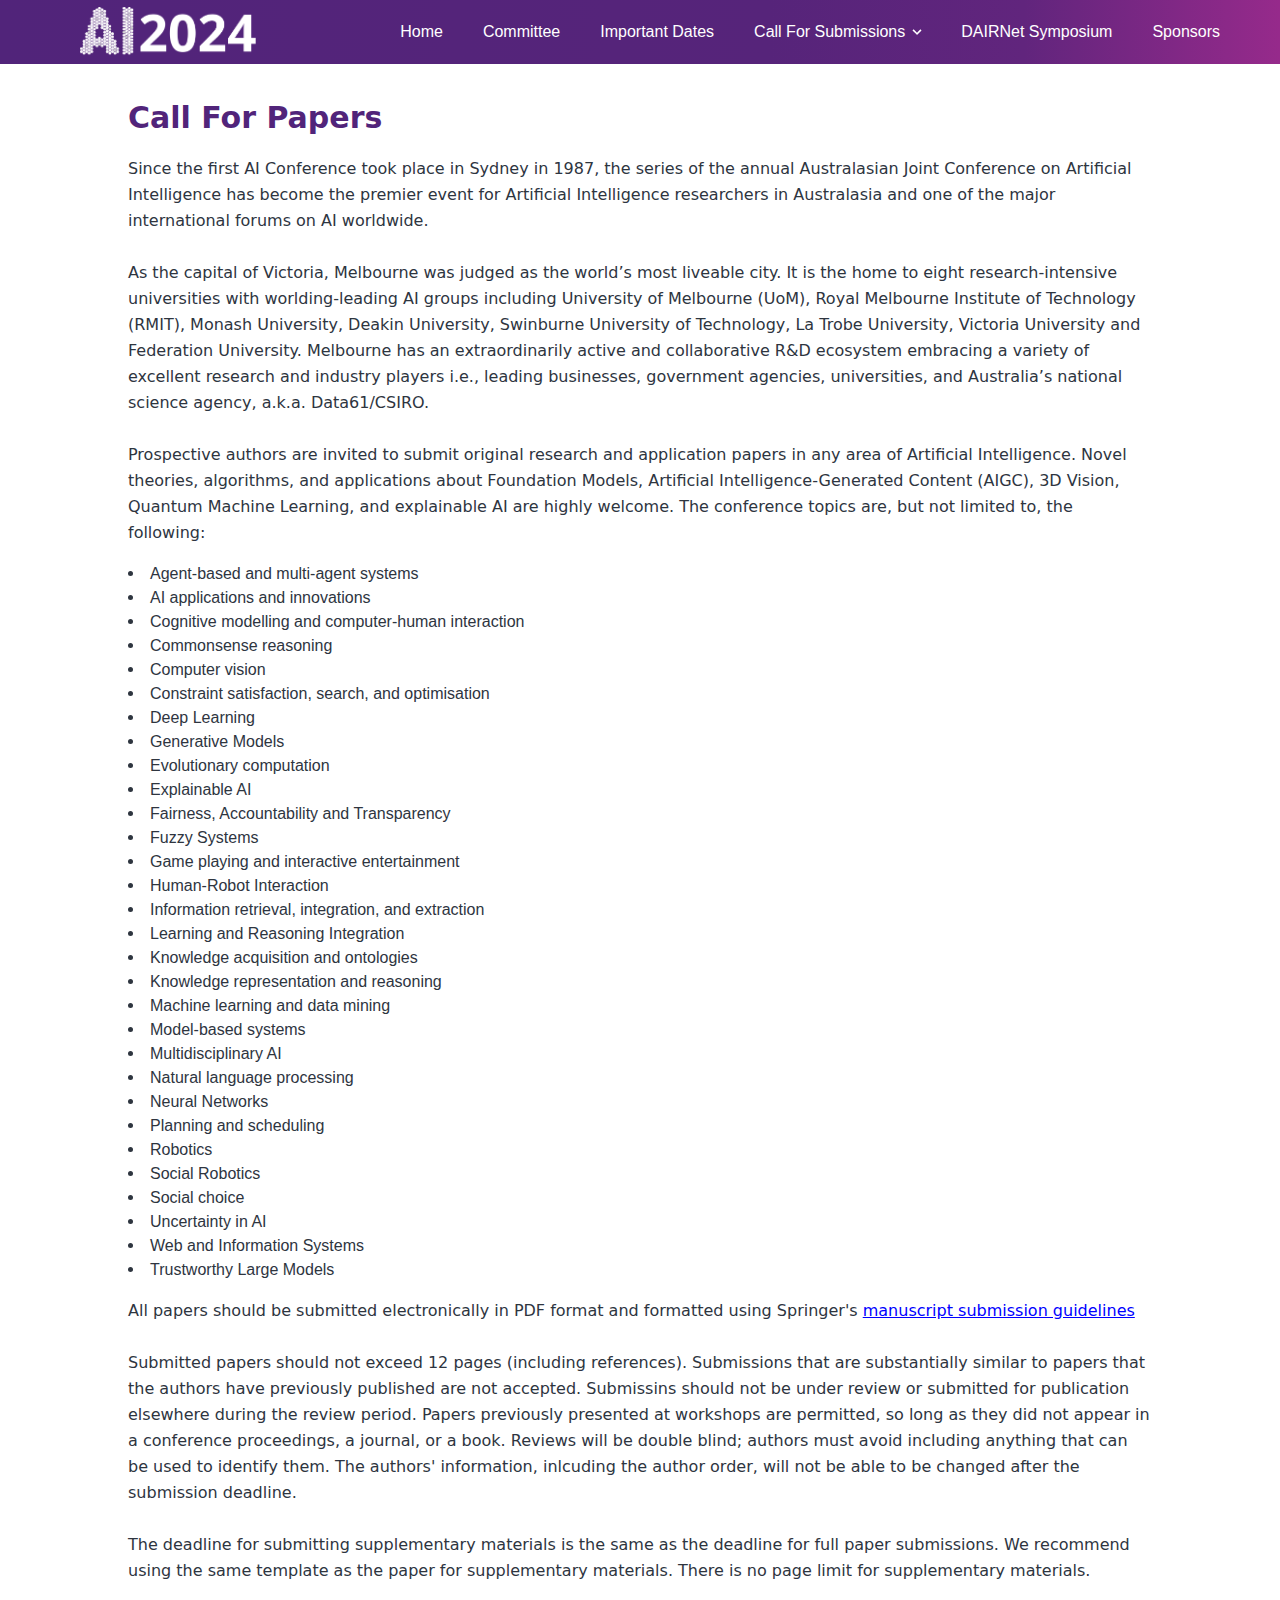
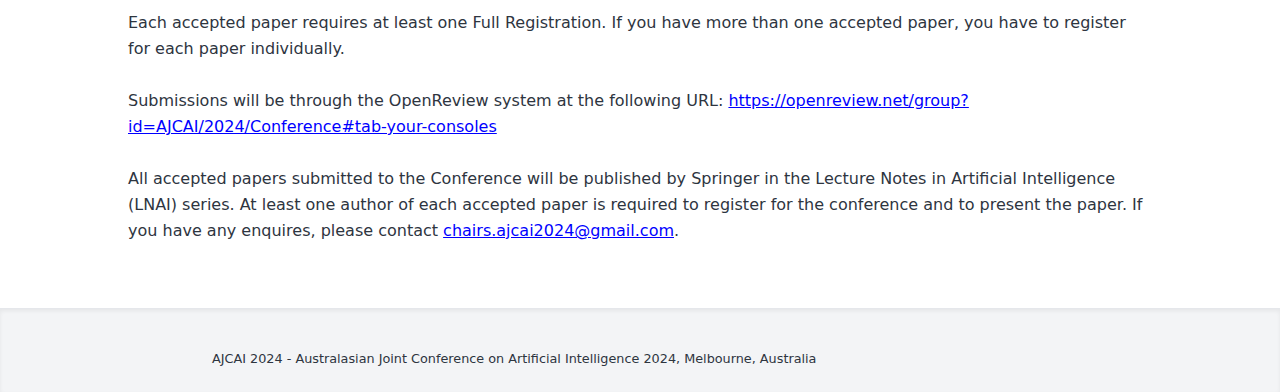
<file: 2024/call_for_papers.html>
<!DOCTYPE html>
<html lang="en">
  <head>
    <meta charSet="utf-8"/>
    
    <meta name="description" content="The website for Australian Joint Conference on Artificial Intelligence 2024">
    <meta name="keywords" content="AJCAI 2024, AJCAI24, AJCAI, Call for paper">
    <meta http-equiv="x-ua-compatible" content="ie=edge"/>
    <meta name="viewport" content="width=device-width, initial-scale=1, shrink-to-fit=no, maximum-scale=1"/>

    <link rel = "stylesheet" type = 'text/css' href = './css/sub_common.css'/>
    <link rel = "icon" sizes ="32x32" href = './imgs/favicons/favicon-32x32.png' />
    <link rel = "icon" sizes ="192x192" href = './imgs/favicons/favicon-192x192.png' />
    <link rel = "apple-touch-icon" sizes ="180x180" href = './imgs/favicons/favicon-180x180.png' />
    
    <meta name="generator" content="Gatsby 4.3.0"/>
    <noscript>
      <style>
        .gatsby-image-wrapper noscript [data-main-image]{opacity:1!important}.gatsby-image-wrapper [data-placeholder-image]{opacity:0!important}
      </style>
    </noscript>
    <script type="module">
      const e="undefined"!=typeof HTMLImageElement&&"loading"in HTMLImageElement.prototype;
      e&&document.body.addEventListener("load",(function(e){if(void 0===e.target.dataset.mainImage)return;if(void 0===e.target.dataset.gatsbyImageSsr)return;const t=e.target;let a=null,n=t;for(;null===a&&n;)void 0!==n.parentNode.dataset.gatsbyImageWrapper&&(a=n.parentNode),n=n.parentNode;const o=a.querySelector("[data-placeholder-image]"),r=new Image;r.src=t.currentSrc,r.decode().catch((()=>{})).then((()=>{t.style.opacity=1,o&&(o.style.opacity=0,o.style.transition="opacity 500ms linear")}))}),!0);
    </script>
    <meta name="theme-color" content="#51247a"/>
    <script type = "text/javascript" src = './js/common.js'></script>

    <script type="text/javascript">
      window.onload=function(){
        changeMobileMenu('callForPapers');
      }
    </script>

    <title data-react-helmet="true">AJCAI 2024 - Melbourne, Australia</title>
  </head> 
  <body>
    <div id="___gatsby">
      <div style="outline:none" tabindex="-1" id="gatsby-focus-wrapper">
        <div class="w-full min-h-screen flex flex-col" data-is-root-path="true">
          <header>

<!-- Nav Bar -->
          <iframe id = 'menu' src = './top_menu.html' frameborder = '0' width = '100%' height = '64px' scrolling = 'auto' style = 'z-index: 999; position: fixed;' onmouseover="extentIframe()" onmouseleave="resetIframe()"></iframe>
<!-- End Of Nav Bar -->

          </header>
          <div class="w-full h-16">
          </div>
          <main class="w-full">
            <div class="global-wrapper pb-12" style="max-width:70rem" id="welcome">
              <header class="px-0 sm:px-7">
                
                <h2 class="pt-9 mb-5 font-titleFont text-3xl text-mainPurple font-extrabold">Call For Papers</h2>
                <p class="mb-4">
                  Since the first AI Conference took place in Sydney in 1987, the series of the annual Australasian Joint Conference on Artificial Intelligence has become the premier event for Artificial Intelligence researchers in Australasia and one 
                  of the major international forums on AI worldwide.
                  <br><br>
                  As the capital of Victoria, Melbourne was judged as the world’s most liveable city. It is the home to eight research-intensive universities with worlding-leading AI groups including University of Melbourne (UoM), Royal Melbourne Institute of Technology (RMIT), Monash University, Deakin University, Swinburne University of Technology, La Trobe University, Victoria University and Federation University. Melbourne has an extraordinarily active and collaborative R&D ecosystem embracing a variety of excellent research and industry players i.e., leading businesses, government agencies, universities, and Australia’s national science agency, a.k.a. Data61/CSIRO.
                  

                  <!-- Melbourne is one of the largest cities in Australia and NZ. The Australasian Joint Conference on Artificial Intelligence will be held in Melbourne. -->
                  <!-- As the capital of Victoria, Melbourne is home to serveral research-intensive universities with world-leading AI groups including UM, RMIT and La Trobe. Melbourne has an extremely active and collaborative R&D ecosystem including many  -->
                  <!-- important research and industry players: e.g. leading businesses, government agencies, universities, Data61/CSIRO. -->
                  <br><br>
                  <!-- Prospective authors are invited to submit original research and application papers in any area of Artificial Intelligence. Novel theories, algorithms, and applications about 3D Computer Vision,  -->
                  <!-- Foundation Models, Artificial Intelligence-Generated Content (AIGC), and Quantum Machine Learning are highly welcome. The conference topics are, but not limited to, the following -->
                  Prospective authors are invited to submit original research and application papers in any area of Artificial Intelligence. Novel theories, algorithms, and applications about Foundation Models, Artificial Intelligence-Generated Content (AIGC), 3D Vision, Quantum Machine Learning, and explainable AI are highly welcome. The conference topics are, but not limited to, the following:
 
                </p>

                <ul style = 'list-style: inside;'>
                  <!-- <li> -->
                  <!--   <span class = 'j_topics_table_font'>Agent-based and multi-agent systems</span> -->
                  <!-- </li> -->
                  <!-- <li> -->
                  <!--   <span class = 'j_topics_table_font'>AI applications and innovations</span> -->
                  <!-- </li> -->
                  <!-- <li> -->
                  <!--   <span class = 'j_topics_table_font'>Cognitive modelling and computer-human interaction</span> -->
                  <!-- </li> -->
                  <!-- <li> -->
                  <!--   <span class = 'j_topics_table_font'>Commonsense reasoning</span> -->
                  <!-- </li> -->
                  <!-- <li> -->
                  <!--   <span class = 'j_topics_table_font'>Constraint satisfaction, search, and optimisation</span> -->
                  <!-- </li> -->
                  <!-- <li> -->
                  <!--   <span class = 'j_topics_table_font'>Deep Learning</span> -->
                  <!-- </li> -->
                  <!-- <li> -->
                  <!--   <span class = 'j_topics_table_font'>Evolutionary computation</span> -->
                  <!-- </li> -->
                  <!-- <li> -->
                  <!--   <span class = 'j_topics_table_font'>Explainable AI</span> -->
                  <!-- </li> -->
                  <!-- <li> -->
                  <!--   <span class = 'j_topics_table_font'>Fairness, Accountability and Transparency</span> -->
                  <!-- </li> -->
                  <!-- <li> -->
                  <!--   <span class = 'j_topics_table_font'>Fuzzy Systems</span> -->
                  <!-- </li> -->
                  <!-- <li> -->
                  <!--   <span class = 'j_topics_table_font'>Game playing and interactive entertainment</span> -->
                  <!-- </li> -->
                  <!-- <li> -->
                  <!--   <span class = 'j_topics_table_font'>Human-Robot Interaction</span> -->
                  <!-- </li> -->
                  <!-- <li> -->
                  <!--   <span class = 'j_topics_table_font'>Information retrieval, integration, and extraction</span> -->
                  <!-- </li> -->
                  <!-- <li> -->
                  <!--   <span class = 'j_topics_table_font'>Learning and Reasoning Integration</span> -->
                  <!-- </li> -->
                  <!-- <li> -->
                  <!--   <span class = 'j_topics_table_font'>Knowledge acquisition and ontologies</span> -->
                  <!-- </li> -->
                  <!-- <li> -->
                  <!--   <span class = 'j_topics_table_font'>Knowledge representation and reasoning</span> -->
                  <!-- </li> -->
                  <!-- <li> -->
                  <!--   <span class = 'j_topics_table_font'>Machine learning and data mining</span> -->
                  <!-- </li> -->
                  <!-- <li> -->
                  <!--   <span class = 'j_topics_table_font'>Model-based systems</span> -->
                  <!-- </li> -->
                  <!-- <li> -->
                  <!--   <span class = 'j_topics_table_font'>Multidisciplinary AI</span> -->
                  <!-- </li> -->
                  <!-- <li> -->
                  <!--   <span class = 'j_topics_table_font'>Natural language processing</span> -->
                  <!-- </li> -->
                  <!-- <li> -->
                  <!--   <span class = 'j_topics_table_font'>Neural Networks</span> -->
                  <!-- </li> -->
                  <!-- <li> -->
                  <!--   <span class = 'j_topics_table_font'>Planning and scheduling</span> -->
                  <!-- </li> -->
                  <!-- <li> -->
                  <!--   <span class = 'j_topics_table_font'>Robotics</span> -->
                  <!-- </li> -->
                  <!-- <li> -->
                  <!--   <span class = 'j_topics_table_font'>Social Robotics</span> -->
                  <!-- </li> -->
                  <!-- <li> -->
                  <!--   <span class = 'j_topics_table_font'>Social choice</span> -->
                  <!-- </li> -->
                  <!-- <li> -->
                  <!--   <span class = 'j_topics_table_font'>Uncertainty in AI</span> -->
                  <!-- </li> -->
                  <!-- <li> -->
                  <!--   <span class = 'j_topics_table_font'>Web and Information Systems</span> -->
                    <!-- </li> -->
                   <li>
                    <span class = 'j_topics_table_font'>Agent-based and multi-agent systems</span>
                  </li>
 <li>
                    <span class = 'j_topics_table_font'>AI applications and innovations</span>
                  </li>
 <li>
                    <span class = 'j_topics_table_font'>Cognitive modelling and computer-human interaction</span>
                  </li>
 <li>
                    <span class = 'j_topics_table_font'>Commonsense reasoning</span>
                  </li>
 <li>
                    <span class = 'j_topics_table_font'>Computer vision</span>
                  </li>
 <li>
                    <span class = 'j_topics_table_font'>Constraint satisfaction, search, and optimisation</span>
                  </li>
 <li>
                    <span class = 'j_topics_table_font'>Deep Learning</span>
                  </li>
 <li>
                    <span class = 'j_topics_table_font'>Generative Models</span>
                  </li>
 <li>
                    <span class = 'j_topics_table_font'>Evolutionary computation</span>
                  </li>
 <li>
                    <span class = 'j_topics_table_font'>Explainable AI</span>
                  </li>
 <li>
                    <span class = 'j_topics_table_font'>Fairness, Accountability and Transparency</span>
                  </li>
 <li>
                    <span class = 'j_topics_table_font'>Fuzzy Systems</span>
                  </li>
 <li>
                    <span class = 'j_topics_table_font'>Game playing and interactive entertainment</span>
                  </li>
 <li>
                    <span class = 'j_topics_table_font'>Human-Robot Interaction</span>
                  </li>
 <li>
                    <span class = 'j_topics_table_font'>Information retrieval, integration, and extraction</span>
                  </li>
 <li>
                    <span class = 'j_topics_table_font'>Learning and Reasoning Integration</span>
                  </li>
 <li>
                    <span class = 'j_topics_table_font'>Knowledge acquisition and ontologies</span>
                  </li>
 <li>
                    <span class = 'j_topics_table_font'>Knowledge representation and reasoning</span>
                  </li>
 <li>
                    <span class = 'j_topics_table_font'>Machine learning and data mining</span>
                  </li>
 <li>
                    <span class = 'j_topics_table_font'>Model-based systems</span>
                  </li>
 <li>
                    <span class = 'j_topics_table_font'>Multidisciplinary AI</span>
                  </li>
 <li>
                    <span class = 'j_topics_table_font'>Natural language processing</span>
                  </li>
 <li>
                    <span class = 'j_topics_table_font'>Neural Networks</span>
                  </li>
 <li>
                    <span class = 'j_topics_table_font'>Planning and scheduling</span>
                  </li>
 <li>
                    <span class = 'j_topics_table_font'>Robotics</span>
                  </li>
 <li>
                    <span class = 'j_topics_table_font'>Social Robotics</span>
                  </li>
 <li>
                    <span class = 'j_topics_table_font'>Social choice</span>
                  </li>
 <li>
                    <span class = 'j_topics_table_font'>Uncertainty in AI</span>
                  </li>
 <li>
                    <span class = 'j_topics_table_font'>Web and Information Systems</span>
                  </li>
 <li>
                    <span class = 'j_topics_table_font'>Trustworthy Large Models</span>
                  </li>
                </ul>

                <p class = 'mb-4 mt-4'>
                  All papers should be submitted electronically in PDF format and formatted using Springer's 
                  <a href = 'https://www.springer.com/gp/computer-science/lncs/conference-proceedings-guidelines' style = 'text-decoration: underline; color: blue; cursor: pointer;'>
                    manuscript submission guidelines
                  </a> 
                  <br><br>
                  Submitted papers should not exceed 12 pages (including references). Submissions that are substantially similar 
                  to papers that the authors have previously published are not accepted. Submissins should not be under review 
                  or submitted for publication elsewhere during the review period. Papers previously presented at workshops are 
                  permitted, so long as they did not appear in a conference proceedings, a journal, or a book. Reviews will be 
                  double blind; authors must avoid including anything that can be used to identify them. The authors' information, 
                  inlcuding the author order, will not be able to be changed after the submission deadline.
                  <br><br>
                  The deadline for submitting supplementary materials is the same as the deadline for full paper submissions. We recommend using the same template as the paper for supplementary materials. There is no page limit for supplementary materials.
                  <br><br>
                  Each accepted paper requires at least one Full Registration. If you have more than one accepted paper, you have to register for each paper individually.
                  <br><br>
                  Submissions will be through the OpenReview system at the following URL: 
                  <!-- <i style = 'color: grey;'>URL TBD</i> -->
                  <a href = 'https://openreview.net/group?id=AJCAI/2024/Conference#tab-your-consoles' style = 'text-decoration: underline; color: blue; cursor: pointer;'>
                    https://openreview.net/group?id=AJCAI/2024/Conference#tab-your-consoles
                  </a> 
                  <br><br>
                  All accepted papers submitted to the Conference will be published by Springer in the Lecture Notes in Artificial Intelligence (LNAI) series. At least one author of each accepted paper is required to register for the conference and to present the paper. If you have any enquires, please contact <a href="mailto:chairs.ajcai2024@gmail.com" style = 'text-decoration: underline; color: blue; cursor: pointer;'>chairs.ajcai2024@gmail.com</a>. 
               </p>
              
              </header>
            </div>
          </main>
          <footer class="bg-gray-100 mt-auto bottom-0 border-t shadow-inner overflow-x-hidden">
            <div class="global-wrapper flex sm:block flex-col items-center md:items-start">
              <div class="flex flex-col py-2 px-6 lg:px-0">
                <!-- <div class="flex flex-wrap items-center gap-x-12 gap-y-4 mb-4 md:mb-8">
                  <div>
                    <p class="mb-5 font-semibold font-headingStyle tracking-semiWide">Silver Sponsors</p>
                    <div class="flex flex-wrap gap-x-12">
                      <a style="width:150px" class="mb-5 lg:mb-0 flex items-center" href="https://www.uq.edu.au/" target="_blank" rel="noreferrer">
                        <img style="height:38px;width:137.52px" src="./img/uq-logo-1f72447b9dba430953231ec89af646ba.svg" alt="UQ Logo"/>
                      </a>
                      <a style="width: 110px;" class="mb-5 lg:mb-0 flex items-center" href="https://ai.uq.edu.au/collaboratory" target="_blank" rel="noreferrer">
                        <img style="height:38px;width:137.52px" src="./img/UQAI_Collaboratory_purple_CMYK.png" alt="UQ AI Collaboratory Logo"/>
                      </a>
                    </div>
                  </div>
                  <div>
                    <p class="mb-5 font-semibold font-headingStyle tracking-semiWide">Bronze Sponsors</p>
                    <div class="flex flex-wrap gap-x-12">
                      <a style="width:170px" class="mb-5 lg:mb-0 flex items-center" href="https://www.springer.com/gp" target="_blank" rel="noreferrer">
                        <img style="height:40px;width:170px" src="/img/springer-logo.svg" alt="Springer Logo"/>
                      </a>
                      <a style="width:170px" class="mb-5 lg:mb-0 flex items-center" href="https://www.adelaide.edu.au/" target="_blank" rel="noreferrer">
                        <img style="height:40px; width:90.35px" src="/img/adelaide_logo.png" alt="The University Of Adelaide Logo">
                      </a>
                    </div>
                  </div>
                </div> -->
                <!-- <div class="mb-4 md:mb-6">
                  <p class="mb-3 font-semibold font-headingStyle tracking-semiWide">Supported by</p>
                  <div class="flex flex-wrap items-center gap-x-12">
                    <a style="width:150px" class="mb-5 lg:mb-0 flex items-center" href="https://www.acm.org/" target="_blank" rel="noreferrer">
                      <img style="height:55px;width:150px" src="/static/acm-logo-d6eaa6e77309046bc819da96f75d77bb.svg" alt="ACM Logo"/>
                    </a>
                    <a style="width:116.36px" class="mb-5 lg:mb-0 flex items-center" href="http://www.sigmm.org/" target="_blank" rel="noreferrer">
                      <img style="height:30px;width:116.36px" src="[data-uri]" alt="SIGMM Logo"/>
                    </a>
                  </div>
                </div> -->
              </div>
              <div class="flex flex-col-reverse md:flex-row px-6 lg:px-0 items-start justify-between w-full">
                <small class="">AJCAI 2024 - Australasian Joint Conference on Artificial Intelligence 2024, Melbourne, Australia</small>
                <!-- <small class="mb-3 md:mb-0"><a class="hover:underline" href="https://www.springernature.com/gp/authors/book-authors-code-of-conduct#:~:text=Springer%20Nature%20Code%20of%20Conduct,of%20Conduct%20for%20Book%20Authors.&text=Results%20should%20be%20presented%20clearly,including%20image%2Dbased%20manipulation" target="_blank" rel="noreferrer">Code of Conduct</a></small> -->
              </div>
              <!-- <div>
                <small>Image credit: <a href="https://commons.wikimedia.org/wiki/File:Brisbane_Sign_and_Skyline_of_Brisbane_CBD,_Queensland_in_Feb_2020.jpg">Kgbo</a>, <a href="https://creativecommons.org/licenses/by-sa/4.0">CC BY-SA 4.0</a>, via Wikimedia Commons</small>
              </div> -->
              <!-- <div class="flex flex-col-reverse md:flex-row px-6 lg:px-0 items-start justify-between w-full">
                <small class = "j_extra_pt">Website built by: <a href="https://github.com/JesseYang0528" style = "text-decoration: underline;">Hao Yang (Jesse Yang)</a>, <a href="https://github.com/bybeye" style = "text-decoration: underline;">Yingbin Bai (Edward Bai)</a></small>
              </div> -->
            </div>
          </footer>
        </div>
      </div>
      <div id="gatsby-announcer" style="position:absolute;top:0;width:1px;height:1px;padding:0;overflow:hidden;clip:rect(0, 0, 0, 0);white-space:nowrap;border:0" aria-live="assertive" aria-atomic="true">
      </div>
    </div>
    <script async="" src="https://www.googletagmanager.com/gtag/js?id=G-XSX58G49PD">
    </script>
    <script>      
          if(true) {
            window.dataLayer = window.dataLayer || [];
            function gtag(){window.dataLayer && window.dataLayer.push(arguments);}
            gtag('js', new Date());

            gtag('config', 'G-XSX58G49PD', {"send_page_view":false});
          }
    </script>
    <script id="gatsby-script-loader">/*<![CDATA[*/window.pagePath="/";/*]]>*/</script>
    <script id="gatsby-chunk-mapping">
    /*<![CDATA[*/window.___chunkMapping={"polyfill":["/polyfill-1c9788fca0f90abb50c3.js"],"app":["/app-a59b4b6740a68aeefd26.js"],"component---src-pages-404-js":["/component---src-pages-404-js-3d51b459a80f969a4f66.js"],"component---src-pages-gather-town-js":["/component---src-pages-gather-town-js-20a5b8eb4f529ec02e4a.js"],"component---src-pages-index-js":["/component---src-pages-index-js-8a4adfc3136c188f7d4d.js"],"component---src-pages-organisation-js":["/component---src-pages-organisation-js-d897b29f4c76da418e8b.js"],"component---src-pages-phd-school-js":["/component---src-pages-phd-school-js-342a122469920c419385.js"],"component---src-pages-program-at-a-glance-js":["/component---src-pages-program-at-a-glance-js-f09b822ffe2455eef479.js"],"component---src-pages-program-js":["/component---src-pages-program-js-3fe28d1a2f210ef0ff80.js"],"component---src-pages-sponsors-js":["/component---src-pages-sponsors-js-e9c839fba1b21aac6ebf.js"],"component---src-templates-article-js":["/component---src-templates-article-js-7fa23b91346b8acf9bb1.js"]};/*]]>*/
    </script>
    <script>
      function show_mobile_nav()
      {
        var current_class = document.getElementById('mobile_menu').className;
        if (current_class == 'hidden')
        {
          document.getElementById('mobile_menu').setAttribute('class', 'md:hidden');
          document.getElementById('menu_icon_1').setAttribute('class', 'hidden h-6 w-6');
          document.getElementById('menu_icon_2').setAttribute('class', 'block h-6 w-6');
        }
        else
        {
          document.getElementById('mobile_menu').setAttribute('class', 'hidden');
          document.getElementById('menu_icon_1').setAttribute('class', 'block h-6 w-6');
          document.getElementById('menu_icon_2').setAttribute('class', 'hidden h-6 w-6');
        }
      }
    </script>
  </body>
</html>
</file>
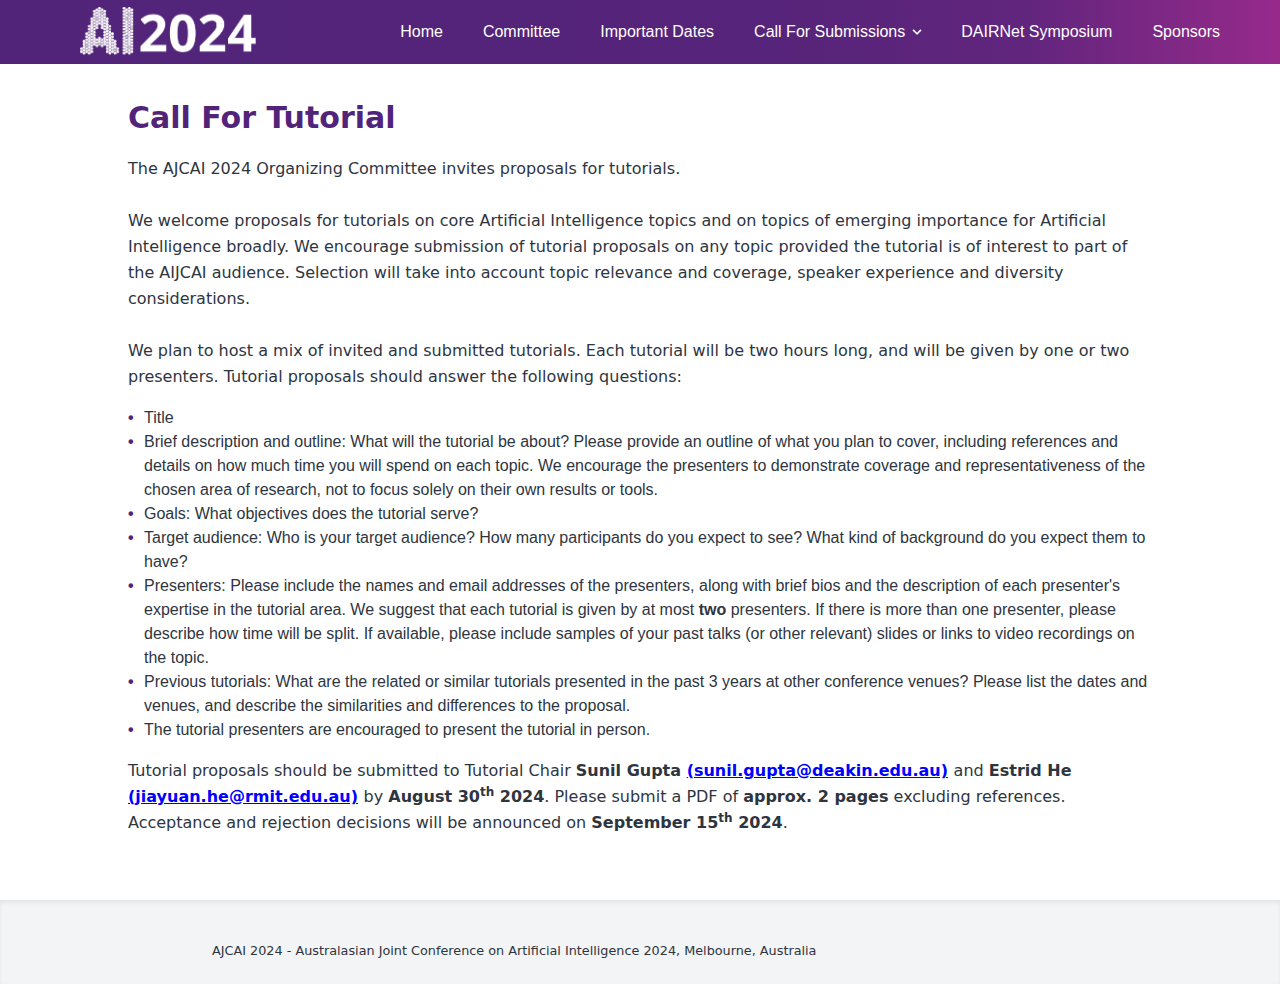
<file: 2024/call_for_tutorials.html>
<!DOCTYPE html>
<html lang="en">
  <head>
    <meta charSet="utf-8"/>
    <meta http-equiv="x-ua-compatible" content="ie=edge"/>
    <meta name="viewport" content="width=device-width, initial-scale=1, shrink-to-fit=no, maximum-scale=1"/>

    <link rel = "stylesheet" type = 'text/css' href = './css/sub_common.css'/>
    <link rel = "icon" sizes ="32x32" href = './imgs/favicons/favicon-32x32.png' />
    <link rel = "icon" sizes ="192x192" href = './imgs/favicons/favicon-192x192.png' />
    <link rel = "apple-touch-icon" sizes ="180x180" href = './imgs/favicons/favicon-180x180.png' />
    
    <meta name="generator" content="Gatsby 4.3.0"/>
    <noscript>
      <style>
        .gatsby-image-wrapper noscript [data-main-image]{opacity:1!important}.gatsby-image-wrapper [data-placeholder-image]{opacity:0!important}
      </style>
    </noscript>
    <script type="module">
      const e="undefined"!=typeof HTMLImageElement&&"loading"in HTMLImageElement.prototype;
      e&&document.body.addEventListener("load",(function(e){if(void 0===e.target.dataset.mainImage)return;if(void 0===e.target.dataset.gatsbyImageSsr)return;const t=e.target;let a=null,n=t;for(;null===a&&n;)void 0!==n.parentNode.dataset.gatsbyImageWrapper&&(a=n.parentNode),n=n.parentNode;const o=a.querySelector("[data-placeholder-image]"),r=new Image;r.src=t.currentSrc,r.decode().catch((()=>{})).then((()=>{t.style.opacity=1,o&&(o.style.opacity=0,o.style.transition="opacity 500ms linear")}))}),!0);
    </script>
    <meta name="theme-color" content="#51247a"/>
    <script type = "text/javascript" src = './js/common.js'></script>

    <script type="text/javascript">
      window.onload=function(){
        changeMobileMenu('callForTutorials');
      }
    </script>

    <title data-react-helmet="true">AJCAI 2024 - Melbourne, Australia</title>
  </head> 
  <body>
    <div id="___gatsby">
      <div style="outline:none" tabindex="-1" id="gatsby-focus-wrapper">
        <div class="w-full min-h-screen flex flex-col" data-is-root-path="true">
          <header>

<!-- Nav Bar -->
          <iframe id = 'menu' src = './top_menu.html' frameborder = '0' width = '100%' height = '64px' scrolling = 'auto' style = 'z-index: 999; position: fixed;' onmouseover="extentIframe()" onmouseleave="resetIframe()"></iframe>
<!-- End Of Nav Bar -->

          </header>
          <div class="w-full h-16">
          </div>
          <main class="w-full">
            <div class="global-wrapper pb-12" style="max-width:70rem" id="welcome">
              <header class="px-0 sm:px-7">
                
                <h2 class="pt-9 mb-5 font-titleFont text-3xl text-mainPurple font-extrabold">Call For Tutorial</h2>
                <p class="mb-4">
                  The AJCAI 2024 Organizing Committee invites proposals for tutorials.
                  <br><br>
                  We welcome proposals for tutorials on core Artificial Intelligence topics and on topics of emerging importance for Artificial Intelligence broadly. We encourage submission of tutorial 
                  proposals on any topic provided the tutorial is of interest to part of the AIJCAI audience. Selection will take into account topic relevance and coverage, speaker experience and diversity 
                  considerations.
                  <br><br>
                  We plan to host a mix of invited and submitted tutorials. Each tutorial will be two hours long, and will be given by one or two presenters. 
                  Tutorial proposals should answer the following questions:
                </p>

                <div class="j_ul">
                  <ul>
                    <li>
                      <span class = 'j_topics_table_font ul_dot'>Title</span>
                    </li>
                    <li>
                      <span class = 'j_topics_table_font ul_dot'>Brief description and outline: What will the tutorial be about? 
                                                          Please provide an outline of what you plan to cover, including 
                                                          references and details on how much time you will spend on each topic. 
                                                          We encourage the presenters to demonstrate coverage and representativeness 
                                                          of the chosen area of research, not to focus solely on their own results or tools.</span>
                    </li>
                    <li>
                      <span class = 'j_topics_table_font ul_dot'>Goals: What objectives does the tutorial serve?</span>
                    </li>
                    <li>
                      <span class = 'j_topics_table_font ul_dot'>Target audience: Who is your target audience? How many participants do 
                                                          you expect to see? What kind of background do you expect them to have?</span>
                    </li>
                    <li>
                      <span class = 'j_topics_table_font ul_dot'>Presenters: Please include the names and email addresses of the presenters, 
                                                          along with brief bios and the description of each presenter's expertise in 
                                                          the tutorial area. We suggest that each tutorial is given by at most 
                                                          <strong>two</strong> presenters. If there is more than one presenter, 
                                                          please describe how time will be split. If available, please include samples 
                                                          of your past talks (or other relevant) slides or links to video recordings on the topic.</span>
                    </li>
                    <li>
                      <span class = 'j_topics_table_font ul_dot'>Previous tutorials: What are the related or similar tutorials presented in the past 3 
                                                          years at other conference venues? Please list the dates and venues, and describe the 
                                                          similarities and differences to the proposal.</span>
                    </li>
                    <li>
                      <span class = 'j_topics_table_font ul_dot'>The tutorial presenters are encouraged to present the tutorial in person.</span>
                    </li>
                  </ul>
                </div>
                <p class = 'mb-4 mt-4'>
                  Tutorial proposals should be submitted to Tutorial Chair <strong>Sunil Gupta 
                    <a href = 'mailto:sunil.gupta@deakin.edu.au' style = 'text-decoration: underline; color: blue; cursor: pointer;'>(sunil.gupta@deakin.edu.au)</a>
                  </strong> 
                  and <strong> Estrid He
                    <a href = 'mailto:jiayuan.he@rmit.edu.au' style = 'text-decoration: underline; color: blue; cursor: pointer;'>(jiayuan.he@rmit.edu.au)</a>
                  </strong> by <strong>August 30<sup>th</sup> 2024</strong>. 
                  Please submit a PDF of <strong>approx. 2 pages</strong> excluding references. Acceptance and rejection decisions will be announced on <strong>September 15<sup>th</sup> 2024</strong>.
                </p>
              
              </header>
            </div>
          </main>
          <footer class="bg-gray-100 mt-auto bottom-0 border-t shadow-inner overflow-x-hidden">
            <div class="global-wrapper flex sm:block flex-col items-center md:items-start">
              <div class="flex flex-col py-2 px-6 lg:px-0">
                <!-- <div class="flex flex-wrap items-center gap-x-12 gap-y-4 mb-4 md:mb-8">
                  <div>
                    <p class="mb-5 font-semibold font-headingStyle tracking-semiWide">Silver Sponsors</p>
                    <div class="flex flex-wrap gap-x-12">
                      <a style="width:150px" class="mb-5 lg:mb-0 flex items-center" href="https://www.uq.edu.au/" target="_blank" rel="noreferrer">
                        <img style="height:38px;width:137.52px" src="./img/uq-logo-1f72447b9dba430953231ec89af646ba.svg" alt="UQ Logo"/>
                      </a>
                      <a style="width: 110px;" class="mb-5 lg:mb-0 flex items-center" href="https://ai.uq.edu.au/collaboratory" target="_blank" rel="noreferrer">
                        <img style="height:38px;width:137.52px" src="./img/UQAI_Collaboratory_purple_CMYK.png" alt="UQ AI Collaboratory Logo"/>
                      </a>
                    </div>
                  </div>
                  <div>
                    <p class="mb-5 font-semibold font-headingStyle tracking-semiWide">Bronze Sponsors</p>
                    <div class="flex flex-wrap gap-x-12">
                      <a style="width:170px" class="mb-5 lg:mb-0 flex items-center" href="https://www.springer.com/gp" target="_blank" rel="noreferrer">
                        <img style="height:40px;width:170px" src="/img/springer-logo.svg" alt="Springer Logo"/>
                      </a>
                      <a style="width:170px" class="mb-5 lg:mb-0 flex items-center" href="https://www.adelaide.edu.au/" target="_blank" rel="noreferrer">
                        <img style="height:40px; width:90.35px" src="/img/adelaide_logo.png" alt="The University Of Adelaide Logo">
                      </a>
                    </div>
                  </div>
                </div> -->
                <!-- <div class="mb-4 md:mb-6">
                  <p class="mb-3 font-semibold font-headingStyle tracking-semiWide">Supported by</p>
                  <div class="flex flex-wrap items-center gap-x-12">
                    <a style="width:150px" class="mb-5 lg:mb-0 flex items-center" href="https://www.acm.org/" target="_blank" rel="noreferrer">
                      <img style="height:55px;width:150px" src="/static/acm-logo-d6eaa6e77309046bc819da96f75d77bb.svg" alt="ACM Logo"/>
                    </a>
                    <a style="width:116.36px" class="mb-5 lg:mb-0 flex items-center" href="http://www.sigmm.org/" target="_blank" rel="noreferrer">
                      <img style="height:30px;width:116.36px" src="[data-uri]" alt="SIGMM Logo"/>
                    </a>
                  </div>
                </div> -->
              </div>
              <div class="flex flex-col-reverse md:flex-row px-6 lg:px-0 items-start justify-between w-full">
                <small class="">AJCAI 2024 - Australasian Joint Conference on Artificial Intelligence 2024, Melbourne, Australia</small>
                <!-- <small class="mb-3 md:mb-0"><a class="hover:underline" href="https://www.springernature.com/gp/authors/book-authors-code-of-conduct#:~:text=Springer%20Nature%20Code%20of%20Conduct,of%20Conduct%20for%20Book%20Authors.&text=Results%20should%20be%20presented%20clearly,including%20image%2Dbased%20manipulation" target="_blank" rel="noreferrer">Code of Conduct</a></small> -->
              </div>
            </div>
          </footer>
        </div>
      </div>
      <div id="gatsby-announcer" style="position:absolute;top:0;width:1px;height:1px;padding:0;overflow:hidden;clip:rect(0, 0, 0, 0);white-space:nowrap;border:0" aria-live="assertive" aria-atomic="true">
      </div>
    </div>
    <script async="" src="https://www.googletagmanager.com/gtag/js?id=G-XSX58G49PD">
    </script>
    <script>      
          if(true) {
            window.dataLayer = window.dataLayer || [];
            function gtag(){window.dataLayer && window.dataLayer.push(arguments);}
            gtag('js', new Date());

            gtag('config', 'G-XSX58G49PD', {"send_page_view":false});
          }
    </script>
    <script id="gatsby-script-loader">/*<![CDATA[*/window.pagePath="/";/*]]>*/</script>
    <script id="gatsby-chunk-mapping">
    /*<![CDATA[*/window.___chunkMapping={"polyfill":["/polyfill-1c9788fca0f90abb50c3.js"],"app":["/app-a59b4b6740a68aeefd26.js"],"component---src-pages-404-js":["/component---src-pages-404-js-3d51b459a80f969a4f66.js"],"component---src-pages-gather-town-js":["/component---src-pages-gather-town-js-20a5b8eb4f529ec02e4a.js"],"component---src-pages-index-js":["/component---src-pages-index-js-8a4adfc3136c188f7d4d.js"],"component---src-pages-organisation-js":["/component---src-pages-organisation-js-d897b29f4c76da418e8b.js"],"component---src-pages-phd-school-js":["/component---src-pages-phd-school-js-342a122469920c419385.js"],"component---src-pages-program-at-a-glance-js":["/component---src-pages-program-at-a-glance-js-f09b822ffe2455eef479.js"],"component---src-pages-program-js":["/component---src-pages-program-js-3fe28d1a2f210ef0ff80.js"],"component---src-pages-sponsors-js":["/component---src-pages-sponsors-js-e9c839fba1b21aac6ebf.js"],"component---src-templates-article-js":["/component---src-templates-article-js-7fa23b91346b8acf9bb1.js"]};/*]]>*/
    </script>
    <script>
      function show_mobile_nav()
      {
        var current_class = document.getElementById('mobile_menu').className;
        if (current_class == 'hidden')
        {
          document.getElementById('mobile_menu').setAttribute('class', 'md:hidden');
          document.getElementById('menu_icon_1').setAttribute('class', 'hidden h-6 w-6');
          document.getElementById('menu_icon_2').setAttribute('class', 'block h-6 w-6');
        }
        else
        {
          document.getElementById('mobile_menu').setAttribute('class', 'hidden');
          document.getElementById('menu_icon_1').setAttribute('class', 'block h-6 w-6');
          document.getElementById('menu_icon_2').setAttribute('class', 'hidden h-6 w-6');
        }
      }
    </script>
  </body>
</html>
</file>
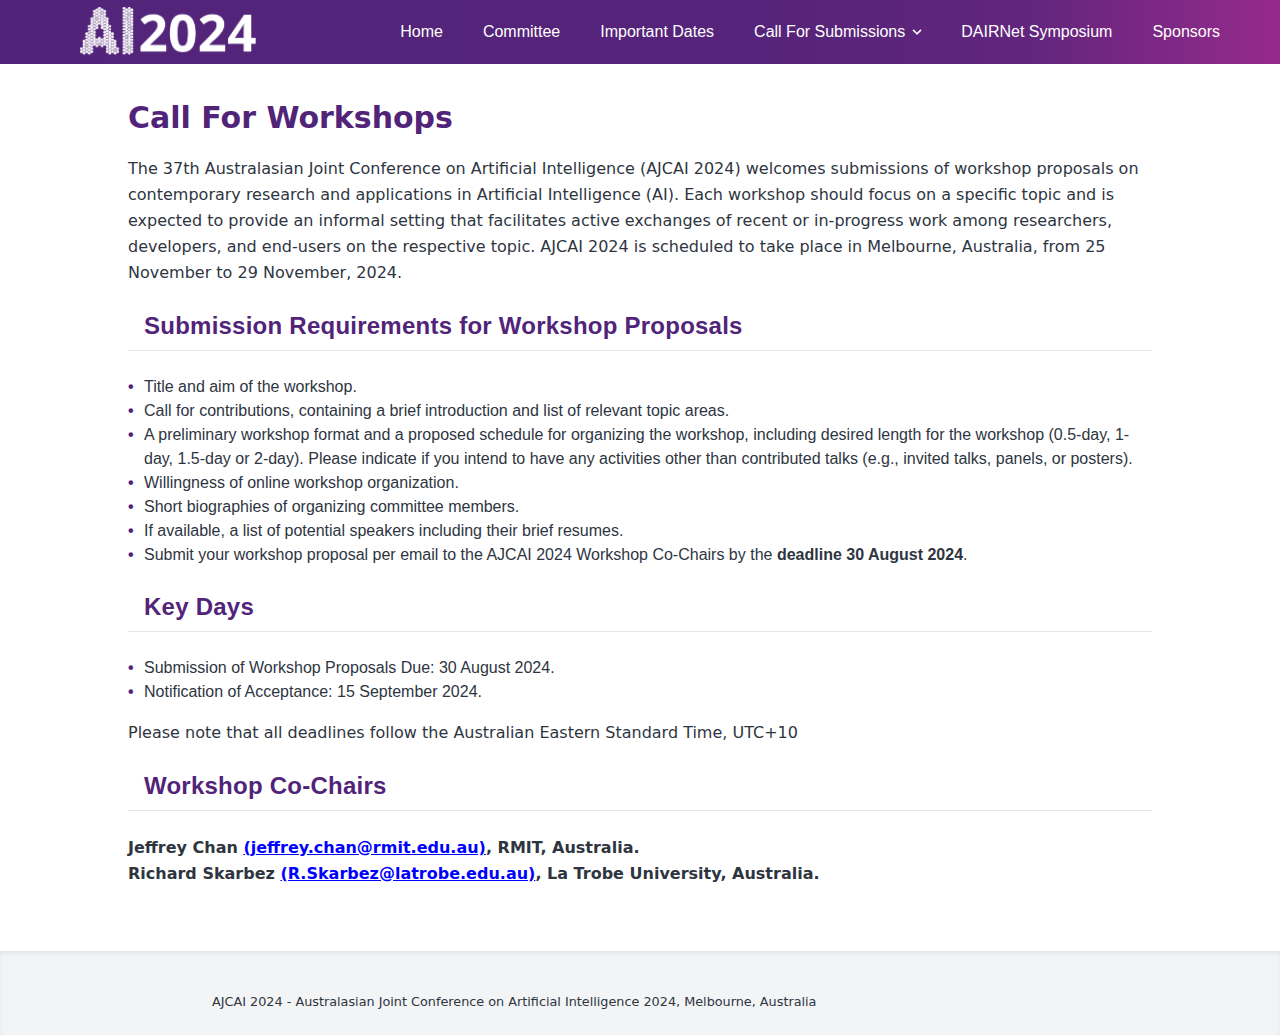
<file: 2024/call_for_workshops.html>
<!DOCTYPE html>
<html lang="en">
  <head>
    <meta charSet="utf-8"/>
    <meta http-equiv="x-ua-compatible" content="ie=edge"/>
    <meta name="viewport" content="width=device-width, initial-scale=1, shrink-to-fit=no, maximum-scale=1"/>

    <link rel = "stylesheet" type = 'text/css' href = './css/sub_common.css'/>
    <link rel = "icon" sizes ="32x32" href = './imgs/favicons/favicon-32x32.png' />
    <link rel = "icon" sizes ="192x192" href = './imgs/favicons/favicon-192x192.png' />
    <link rel = "apple-touch-icon" sizes ="180x180" href = './imgs/favicons/favicon-180x180.png' />
    
    <meta name="generator" content="Gatsby 4.3.0"/>
    <noscript>
      <style>
        .gatsby-image-wrapper noscript [data-main-image]{opacity:1!important}.gatsby-image-wrapper [data-placeholder-image]{opacity:0!important}
      </style>
    </noscript>
    <script type="module">
      const e="undefined"!=typeof HTMLImageElement&&"loading"in HTMLImageElement.prototype;
      e&&document.body.addEventListener("load",(function(e){if(void 0===e.target.dataset.mainImage)return;if(void 0===e.target.dataset.gatsbyImageSsr)return;const t=e.target;let a=null,n=t;for(;null===a&&n;)void 0!==n.parentNode.dataset.gatsbyImageWrapper&&(a=n.parentNode),n=n.parentNode;const o=a.querySelector("[data-placeholder-image]"),r=new Image;r.src=t.currentSrc,r.decode().catch((()=>{})).then((()=>{t.style.opacity=1,o&&(o.style.opacity=0,o.style.transition="opacity 500ms linear")}))}),!0);
    </script>
    <meta name="theme-color" content="#51247a"/>
    <script type = "text/javascript" src = './js/common.js'></script>

    <script type="text/javascript">
      window.onload=function(){
        changeMobileMenu('callForWorkshops');
      }
    </script>

    <title data-react-helmet="true">AJCAI 2024 - Melbourne, Australia</title>
  </head> 
  <body>
    <div id="___gatsby">
      <div style="outline:none" tabindex="-1" id="gatsby-focus-wrapper">
        <div class="w-full min-h-screen flex flex-col" data-is-root-path="true">
          <header>

<!-- Nav Bar -->
          <iframe id = 'menu' src = './top_menu.html' frameborder = '0' width = '100%' height = '64px' scrolling = 'auto' style = 'z-index: 999; position: fixed;' onmouseover="extentIframe()" onmouseleave="resetIframe()"></iframe>
<!-- End Of Nav Bar -->

          </header>
          <div class="w-full h-16">
          </div>
          <main class="w-full">
            <div class="global-wrapper pb-12" style="max-width:70rem" id="welcome">
              <header class="px-0 sm:px-7">
                
                <h2 class="pt-9 mb-5 font-titleFont text-3xl text-mainPurple font-extrabold">Call For Workshops</h2>
                <p class="mb-4">
                  The 37th Australasian Joint Conference on Artificial Intelligence (AJCAI 2024) welcomes submissions of workshop proposals on 
                  contemporary research and applications in Artificial Intelligence (AI). Each workshop should focus on a specific topic and is 
                  expected to provide an informal setting that facilitates active exchanges of recent or in-progress work among researchers, 
                  developers, and end-users on the respective topic. AJCAI 2024 is scheduled to take place in Melbourne, Australia, from 25 
                  November to 29 November, 2024.
                </p>

                <h2 class="text-2xl font-bold mt-4 sm:mt-6 text-center sm:text-left pl-0 sm:pl-4 pb-2 mb-6  text-mainPurple border-b border-gray-200 font-headingStyle tracking-semiWide">
                  Submission Requirements for Workshop Proposals
                </h2>
                <div class="j_ul">
                  <ul>
                    <li>
                      <span class = 'j_topics_table_font ul_dot'>Title and aim of the workshop.</span>
                    </li>
                    <li>
                      <span class = 'j_topics_table_font ul_dot'>Call for contributions, containing a brief introduction and list of relevant topic areas.</span>
                    </li>
                    <li>
                      <span class = 'j_topics_table_font ul_dot'>A preliminary workshop format and a proposed schedule for organizing the workshop, 
                                                                including desired length for the workshop (0.5-day, 1-day, 1.5-day or 2-day). Please 
                                                                indicate if you intend to have any activities other than contributed talks 
                                                                (e.g., invited talks, panels, or posters).</span>
                    </li>
                    <li>
                      <span class = 'j_topics_table_font ul_dot'>Willingness of online workshop organization.</span>
                    </li>
                    <li>
                      <span class = 'j_topics_table_font ul_dot'>Short biographies of organizing committee members.</span>
                    </li>
                    <li>
                      <span class = 'j_topics_table_font ul_dot'>If available, a list of potential speakers including their brief resumes.</span>
                    </li>
                    <li>
                      <span class = 'j_topics_table_font ul_dot'>Submit your workshop proposal per email to the AJCAI 2024 Workshop Co-Chairs by the <strong>deadline 30 August 2024</strong>.</span>
                    </li>
                  </ul>
                </div>

                <h2 class="text-2xl font-bold mt-4 sm:mt-6 text-center sm:text-left pl-0 sm:pl-4 pb-2 mb-6  text-mainPurple border-b border-gray-200 font-headingStyle tracking-semiWide">
                  Key Days
                </h2>
                <div class="j_ul">
                  <ul>
                    <li>
                      <span class = 'j_topics_table_font ul_dot'>Submission of Workshop Proposals Due: 30 August 2024.</span>
                    </li>
                    <li>
                      <span class = 'j_topics_table_font ul_dot'>Notification of Acceptance: 15 September 2024.</span>
                    </li>
                  </ul>
                </div>

                <p class = 'mb-4 mt-4'>Please note that all deadlines follow the Australian Eastern Standard Time, UTC+10</p>

                <h2 class="text-2xl font-bold mt-4 sm:mt-6 text-center sm:text-left pl-0 sm:pl-4 pb-2 mb-6  text-mainPurple border-b border-gray-200 font-headingStyle tracking-semiWide">
                  Workshop Co-Chairs
                </h2>
                <p class = 'mb-4 mt-4' style = 'font-weight: bold;'>
                 Jeffrey Chan <a href="mailto:jeffrey.chan@rmit.edu.au" style = 'text-decoration: underline; color: blue; cursor: pointer;'>(jeffrey.chan@rmit.edu.au)</a>, RMIT, Australia.<br />
                 Richard Skarbez <a href="mailto:R.Skarbez@latrobe.edu.au" style = 'text-decoration: underline; color: blue; cursor: pointer;'>(R.Skarbez@latrobe.edu.au)</a>, La Trobe University, Australia.<br />
                 <!-- Shirui Pan <a href="mailto:s.pan@griffith.edu.au" style = 'text-decoration: underline; color: blue; cursor: pointer;'>(s.pan@griffith.edu.au)</a>, Griffith University, Australia. <br /> -->
                 <!-- Dong Gong <a href="mailto:dong.gong@unsw.edu.au" style = 'text-decoration: underline; color: blue; cursor: pointer;'>(dong.gong@unsw.edu.au)</a>, UNSW, Australia. -->
                </p>
              
              </header>
            </div>
          </main>
          <footer class="bg-gray-100 mt-auto bottom-0 border-t shadow-inner overflow-x-hidden">
            <div class="global-wrapper flex sm:block flex-col items-center md:items-start">
              <div class="flex flex-col py-2 px-6 lg:px-0">
                <!-- <div class="flex flex-wrap items-center gap-x-12 gap-y-4 mb-4 md:mb-8">
                  <div>
                    <p class="mb-5 font-semibold font-headingStyle tracking-semiWide">Silver Sponsors</p>
                    <div class="flex flex-wrap gap-x-12">
                      <a style="width:150px" class="mb-5 lg:mb-0 flex items-center" href="https://www.uq.edu.au/" target="_blank" rel="noreferrer">
                        <img style="height:38px;width:137.52px" src="./img/uq-logo-1f72447b9dba430953231ec89af646ba.svg" alt="UQ Logo"/>
                      </a>
                      <a style="width: 110px;" class="mb-5 lg:mb-0 flex items-center" href="https://ai.uq.edu.au/collaboratory" target="_blank" rel="noreferrer">
                        <img style="height:38px;width:137.52px" src="./img/UQAI_Collaboratory_purple_CMYK.png" alt="UQ AI Collaboratory Logo"/>
                      </a>
                    </div>
                  </div>
                  <div>
                    <p class="mb-5 font-semibold font-headingStyle tracking-semiWide">Bronze Sponsors</p>
                    <div class="flex flex-wrap gap-x-12">
                      <a style="width:170px" class="mb-5 lg:mb-0 flex items-center" href="https://www.springer.com/gp" target="_blank" rel="noreferrer">
                        <img style="height:40px;width:170px" src="/img/springer-logo.svg" alt="Springer Logo"/>
                      </a>
                      <a style="width:170px" class="mb-5 lg:mb-0 flex items-center" href="https://www.adelaide.edu.au/" target="_blank" rel="noreferrer">
                        <img style="height:40px; width:90.35px" src="/img/adelaide_logo.png" alt="The University Of Adelaide Logo">
                      </a>
                    </div>
                  </div>
                </div> -->
                <!-- <div class="mb-4 md:mb-6">
                  <p class="mb-3 font-semibold font-headingStyle tracking-semiWide">Supported by</p>
                  <div class="flex flex-wrap items-center gap-x-12">
                    <a style="width:150px" class="mb-5 lg:mb-0 flex items-center" href="https://www.acm.org/" target="_blank" rel="noreferrer">
                      <img style="height:55px;width:150px" src="/static/acm-logo-d6eaa6e77309046bc819da96f75d77bb.svg" alt="ACM Logo"/>
                    </a>
                    <a style="width:116.36px" class="mb-5 lg:mb-0 flex items-center" href="http://www.sigmm.org/" target="_blank" rel="noreferrer">
                      <img style="height:30px;width:116.36px" src="[data-uri]" alt="SIGMM Logo"/>
                    </a>
                  </div>
                </div> -->
              </div>
              <div class="flex flex-col-reverse md:flex-row px-6 lg:px-0 items-start justify-between w-full">
                <small class="">AJCAI 2024 - Australasian Joint Conference on Artificial Intelligence 2024, Melbourne, Australia</small>
                <!-- <small class="mb-3 md:mb-0"><a class="hover:underline" href="https://www.springernature.com/gp/authors/book-authors-code-of-conduct#:~:text=Springer%20Nature%20Code%20of%20Conduct,of%20Conduct%20for%20Book%20Authors.&text=Results%20should%20be%20presented%20clearly,including%20image%2Dbased%20manipulation" target="_blank" rel="noreferrer">Code of Conduct</a></small> -->
              </div>
              <!-- <div>
                <small>Image credit: <a href="https://commons.wikimedia.org/wiki/File:Brisbane_Sign_and_Skyline_of_Brisbane_CBD,_Queensland_in_Feb_2020.jpg">Kgbo</a>, <a href="https://creativecommons.org/licenses/by-sa/4.0">CC BY-SA 4.0</a>, via Wikimedia Commons</small>
              </div> -->
              <!-- <div class="flex flex-col-reverse md:flex-row px-6 lg:px-0 items-start justify-between w-full">
                <small class = "j_extra_pt">Website built by: <a href="https://github.com/JesseYang0528" style = "text-decoration: underline;">Hao Yang (Jesse Yang)</a>, <a href="https://github.com/bybeye" style = "text-decoration: underline;">Yingbin Bai (Edward Bai)</a></small>
              </div> -->
            </div>
          </footer>
        </div>
      </div>
      <div id="gatsby-announcer" style="position:absolute;top:0;width:1px;height:1px;padding:0;overflow:hidden;clip:rect(0, 0, 0, 0);white-space:nowrap;border:0" aria-live="assertive" aria-atomic="true">
      </div>
    </div>
    <script async="" src="https://www.googletagmanager.com/gtag/js?id=G-XSX58G49PD">
    </script>
    <script>      
          if(true) {
            window.dataLayer = window.dataLayer || [];
            function gtag(){window.dataLayer && window.dataLayer.push(arguments);}
            gtag('js', new Date());

            gtag('config', 'G-XSX58G49PD', {"send_page_view":false});
          }
    </script>
    <script id="gatsby-script-loader">/*<![CDATA[*/window.pagePath="/";/*]]>*/</script>
    <script id="gatsby-chunk-mapping">
    /*<![CDATA[*/window.___chunkMapping={"polyfill":["/polyfill-1c9788fca0f90abb50c3.js"],"app":["/app-a59b4b6740a68aeefd26.js"],"component---src-pages-404-js":["/component---src-pages-404-js-3d51b459a80f969a4f66.js"],"component---src-pages-gather-town-js":["/component---src-pages-gather-town-js-20a5b8eb4f529ec02e4a.js"],"component---src-pages-index-js":["/component---src-pages-index-js-8a4adfc3136c188f7d4d.js"],"component---src-pages-organisation-js":["/component---src-pages-organisation-js-d897b29f4c76da418e8b.js"],"component---src-pages-phd-school-js":["/component---src-pages-phd-school-js-342a122469920c419385.js"],"component---src-pages-program-at-a-glance-js":["/component---src-pages-program-at-a-glance-js-f09b822ffe2455eef479.js"],"component---src-pages-program-js":["/component---src-pages-program-js-3fe28d1a2f210ef0ff80.js"],"component---src-pages-sponsors-js":["/component---src-pages-sponsors-js-e9c839fba1b21aac6ebf.js"],"component---src-templates-article-js":["/component---src-templates-article-js-7fa23b91346b8acf9bb1.js"]};/*]]>*/
    </script>
    <script>
      function show_mobile_nav()
      {
        var current_class = document.getElementById('mobile_menu').className;
        if (current_class == 'hidden')
        {
          document.getElementById('mobile_menu').setAttribute('class', 'md:hidden');
          document.getElementById('menu_icon_1').setAttribute('class', 'hidden h-6 w-6');
          document.getElementById('menu_icon_2').setAttribute('class', 'block h-6 w-6');
        }
        else
        {
          document.getElementById('mobile_menu').setAttribute('class', 'hidden');
          document.getElementById('menu_icon_1').setAttribute('class', 'block h-6 w-6');
          document.getElementById('menu_icon_2').setAttribute('class', 'hidden h-6 w-6');
        }
      }
    </script>
  </body>
</html>
</file>
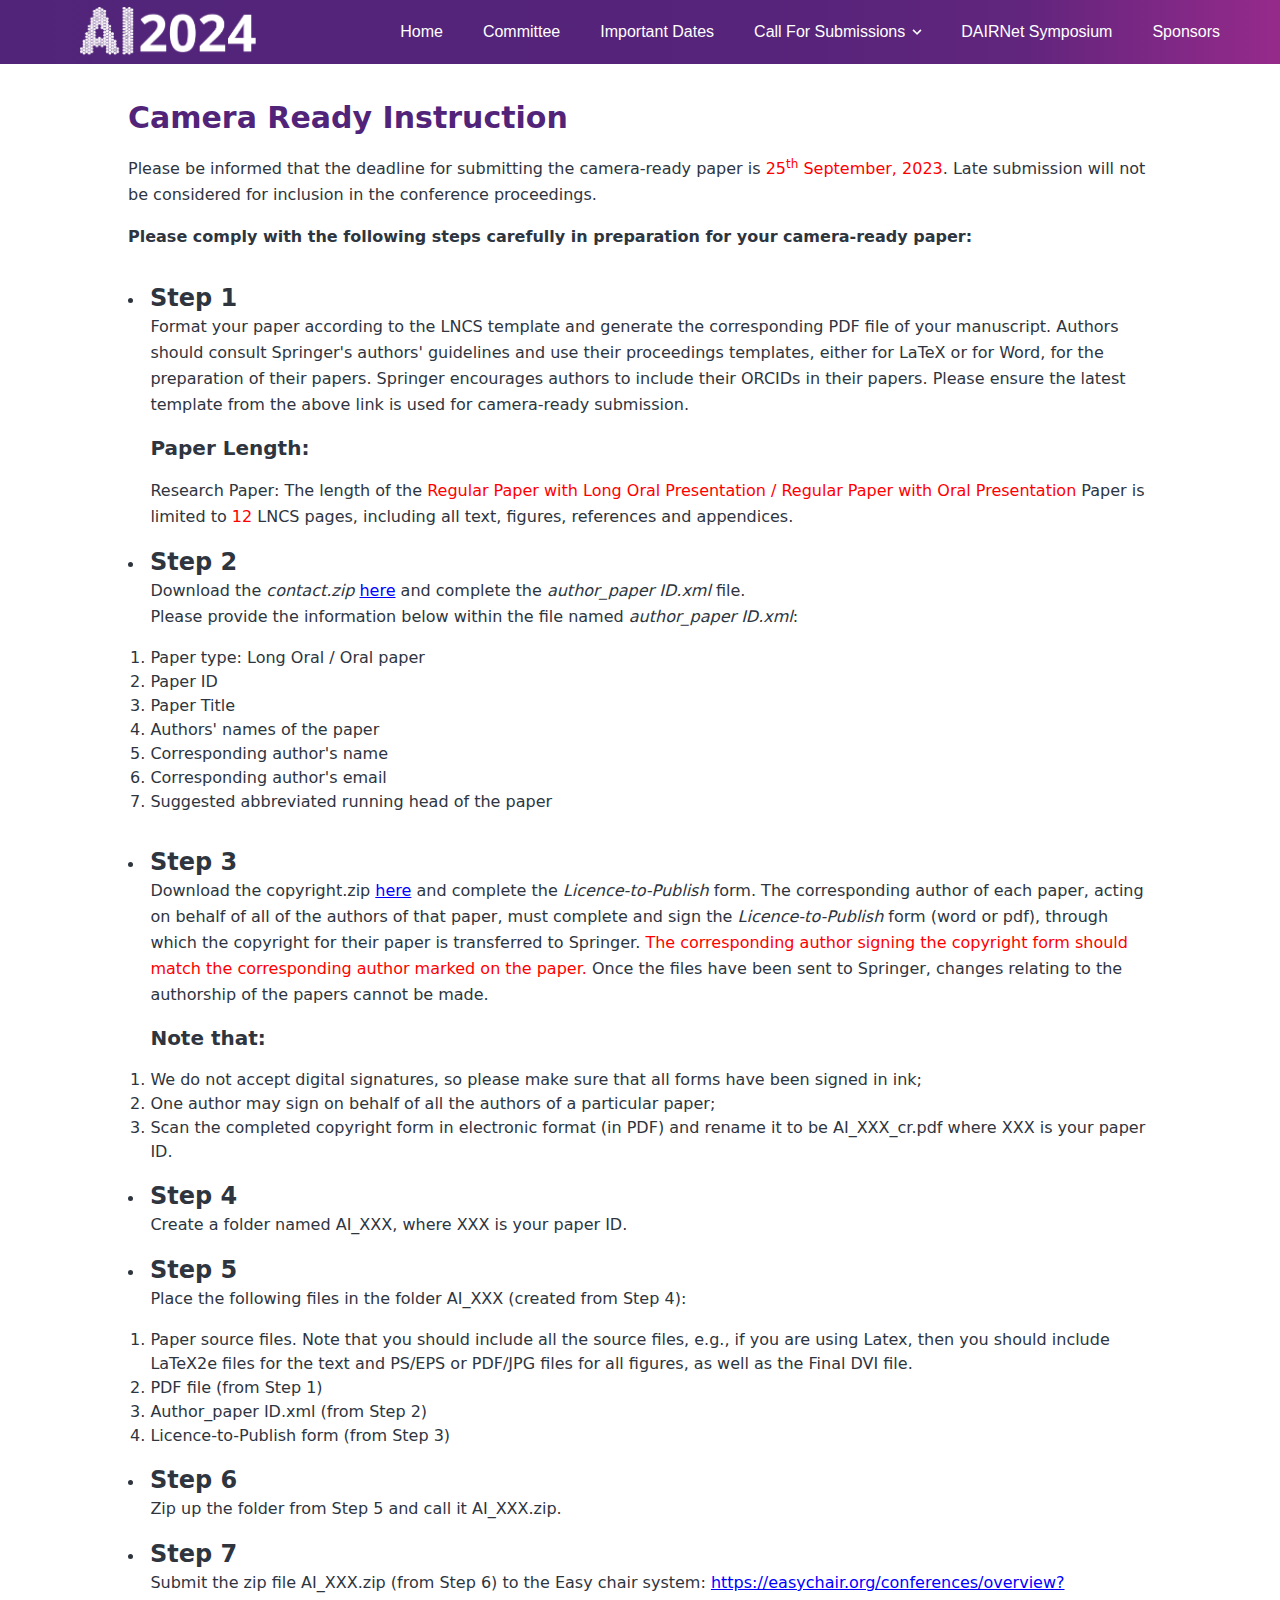
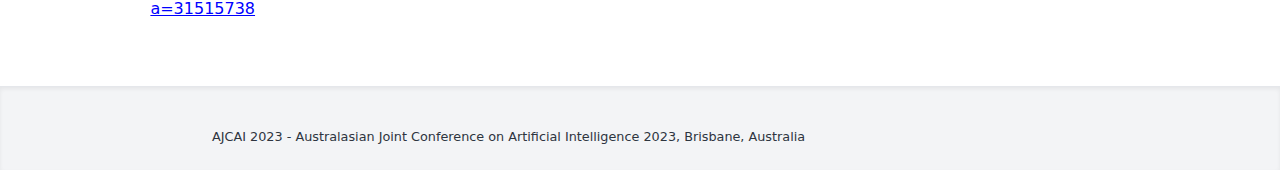
<file: 2024/camera_ready.html>
<!DOCTYPE html>
<html lang="en">
  <head>
    <meta charSet="utf-8"/>
    <meta http-equiv="x-ua-compatible" content="ie=edge"/>
    <meta name="viewport" content="width=device-width, initial-scale=1, shrink-to-fit=no, maximum-scale=1"/>

    <link rel = "stylesheet" type = 'text/css' href = './css/sub_common.css'/>
    <link rel = "icon" sizes ="32x32" href = './imgs/favicons/favicon-32x32.png' />
    <link rel = "icon" sizes ="192x192" href = './imgs/favicons/favicon-192x192.png' />
    <link rel = "apple-touch-icon" sizes ="180x180" href = './imgs/favicons/favicon-180x180.png' />
    
    <meta name="generator" content="Gatsby 4.3.0"/>
    <noscript>
      <style>
        .gatsby-image-wrapper noscript [data-main-image]{opacity:1!important}.gatsby-image-wrapper [data-placeholder-image]{opacity:0!important}
      </style>
    </noscript>
    <script type="module">
      const e="undefined"!=typeof HTMLImageElement&&"loading"in HTMLImageElement.prototype;
      e&&document.body.addEventListener("load",(function(e){if(void 0===e.target.dataset.mainImage)return;if(void 0===e.target.dataset.gatsbyImageSsr)return;const t=e.target;let a=null,n=t;for(;null===a&&n;)void 0!==n.parentNode.dataset.gatsbyImageWrapper&&(a=n.parentNode),n=n.parentNode;const o=a.querySelector("[data-placeholder-image]"),r=new Image;r.src=t.currentSrc,r.decode().catch((()=>{})).then((()=>{t.style.opacity=1,o&&(o.style.opacity=0,o.style.transition="opacity 500ms linear")}))}),!0);
    </script>
    <meta name="theme-color" content="#51247a"/>
    <script type = "text/javascript" src = './js/common.js'></script>

    <script type="text/javascript">
      window.onload=function(){
        changeMobileMenu('cameraReady');
      }
    </script>

    <title data-react-helmet="true">AJCAI 2023 - Brisbane, Australia</title>
  </head> 
  <body>
    <div id="___gatsby">
      <div style="outline:none" tabindex="-1" id="gatsby-focus-wrapper">
        <div class="w-full min-h-screen flex flex-col" data-is-root-path="true">
          <header>

<!-- Nav Bar -->
          <iframe id = 'menu' src = './top_menu.html' frameborder = '0' width = '100%' height = '64px' scrolling = 'auto' style = 'z-index: 999; position: fixed;' onmouseover="extentIframe()" onmouseleave="resetIframe()"></iframe>
<!-- End Of Nav Bar -->

          </header>
          <div class="w-full h-16">
          </div>
          <main class="w-full">
            <div class="global-wrapper pb-12" style="max-width:70rem" id="welcome">
              <header class="px-0 sm:px-7">
                
                <h2 class="pt-9 mb-5 font-titleFont text-3xl text-mainPurple font-extrabold">Camera Ready Instruction</h2>
                <p class="mb-4">
                  Please be informed that the deadline for submitting the camera-ready paper is <span style="color:red;">25<sup>th</sup> September, 2023</span>. Late submission will not be considered for inclusion in the conference proceedings.
                </p>
                <p style="font-weight: bold;">Please comply with the following steps carefully in preparation for your camera-ready paper:</p>

                <ul style = 'list-style: inside;'>
                  <li>
                    <span class="text-2xl" style="font-weight: bold;">Step 1</span>
                    <br>
                    <p class="j_ul_content_padding mb-4">
                      Format your paper according to the LNCS template and generate the corresponding PDF file of your manuscript. Authors should consult Springer's authors' guidelines 
                      and use their proceedings templates, either for LaTeX or for Word, for the preparation of their papers. Springer encourages authors to include their ORCIDs in their 
                      papers. Please ensure the latest template from the above link is used for camera-ready submission.
                    </p>
                    <p class="text-xl j_ul_content_padding mb-4" style="font-weight: bold;">
                      Paper Length:
                    </p>
                    <p class="j_ul_content_padding mb-4">
                      Research Paper: The length of the <span style="color:red;">Regular Paper with Long Oral Presentation / Regular Paper with Oral Presentation</span> Paper is limited to 
                      <span style="color:red;">12</span> LNCS pages, including all text, figures, references and appendices.
                    </p>
                  </li>
                  
                  <li>
                    <span class="text-2xl" style="font-weight: bold;">Step 2</span>
                    <br>
                    <p class="j_ul_content_padding mb-4">
                      Download the <i>contact.zip</i> <a href="./files/contact.zip" download="contact.zip" style="text-decoration: underline; color: blue; cursor: pointer;">here</a> and complete the <i>author_paper ID.xml</i> file.
                      <br>
                      Please provide the information below within the file named <i>author_paper ID.xml</i>:
                      <ol style="list-style-type: decimal" class="j_ul_content_padding">
                        <li>Paper type: Long Oral / Oral paper</li>
                        <li>Paper ID</li>
                        <li>Paper Title</li>
                        <li>Authors' names of the paper</li>
                        <li>Corresponding author's name</li>
                        <li>Corresponding author's email</li>
                        <li>Suggested abbreviated running head of the paper</li>
                      </ol>
                    </p>
                  </li>

                  <li>
                    <span class="text-2xl" style="font-weight: bold;">Step 3</span>
                    <br>
                    <p class="j_ul_content_padding mb-4">
                      Download the copyright.zip <a href="./files/copyright.zip" download="copyright.zip" style="text-decoration: underline; color: blue; cursor: pointer;">here</a> and complete the <i>Licence-to-Publish</i> form. 
                      The corresponding author of each paper, acting on behalf of all of the authors of that paper, 
                      must complete and sign the <i>Licence-to-Publish</i> form (word or pdf), 
                      through which the copyright for their paper is transferred to Springer. 
                      <span style="color:red;">The corresponding author signing the copyright form should match the corresponding author marked on the paper.</span>
                      Once the files have been sent to Springer, changes relating to the authorship of the papers cannot be made.
                    </p>
                    <p class="text-xl j_ul_content_padding mb-4" style="font-weight: bold;">
                      Note that:
                    </p>
                    <ol style="list-style-type: decimal" class="j_ul_content_padding mb-4">
                      <li>We do not accept digital signatures, so please make sure that all forms have been signed in ink;</li>
                      <li>One author may sign on behalf of all the authors of a particular paper;</li>
                      <li>Scan the completed copyright form in electronic format (in PDF) and rename it to be AI_XXX_cr.pdf where XXX is your paper ID.</li>
                    </ol>
                  </li>

                  <li>
                    <span class="text-2xl" style="font-weight: bold;">Step 4</span>
                    <br>
                    <p class="j_ul_content_padding mb-4">
                      Create a folder named AI_XXX, where XXX is your paper ID.
                    </p>
                  </li>

                  <li>
                    <span class="text-2xl" style="font-weight: bold;">Step 5</span>
                    <br>
                    <p class="j_ul_content_padding mb-4">
                      Place the following files in the folder AI_XXX (created from Step 4):
                    </p>
                    <ol style="list-style-type: decimal" class="j_ul_content_padding mb-4">
                      <li>Paper source files. Note that you should include all the source files, e.g., if you are using Latex, then you should include LaTeX2e files for the text and PS/EPS or PDF/JPG files for all figures, as well as the Final DVI file.</li>
                      <li>PDF file (from Step 1)</li>
                      <li>Author_paper ID.xml (from Step 2)</li>
                      <li>Licence-to-Publish form (from Step 3)</li>
                    </ol>
                  </li>

                  <li>
                    <span class="text-2xl" style="font-weight: bold;">Step 6</span>
                    <br>
                    <p class="j_ul_content_padding mb-4">
                      Zip up the folder from Step 5 and call it AI_XXX.zip.
                    </p>
                  </li>

                  <li>
                    <span class="text-2xl" style="font-weight: bold;">Step 7</span>
                    <br>
                    <p class="j_ul_content_padding mb-4">
                      Submit the zip file AI_XXX.zip (from Step 6) to the Easy chair system: 
                      <a href="https://easychair.org/conferences/overview?a=31515738" style="text-decoration: underline; color: blue; cursor: pointer;">
                        https://easychair.org/conferences/overview?a=31515738
                      </a>
                    </p>
                  </li>

                </ul>
              
              </header>
            </div>
          </main>
          <footer class="bg-gray-100 mt-auto bottom-0 border-t shadow-inner overflow-x-hidden">
            <div class="global-wrapper flex sm:block flex-col items-center md:items-start">
              <div class="flex flex-col py-2 px-6 lg:px-0">
                <!-- <div class="flex flex-wrap items-center gap-x-12 gap-y-4 mb-4 md:mb-8">
                  <div>
                    <p class="mb-5 font-semibold font-headingStyle tracking-semiWide">Silver Sponsors</p>
                    <div class="flex flex-wrap gap-x-12">
                      <a style="width:150px" class="mb-5 lg:mb-0 flex items-center" href="https://www.uq.edu.au/" target="_blank" rel="noreferrer">
                        <img style="height:38px;width:137.52px" src="./img/uq-logo-1f72447b9dba430953231ec89af646ba.svg" alt="UQ Logo"/>
                      </a>
                      <a style="width: 110px;" class="mb-5 lg:mb-0 flex items-center" href="https://ai.uq.edu.au/collaboratory" target="_blank" rel="noreferrer">
                        <img style="height:38px;width:137.52px" src="./img/UQAI_Collaboratory_purple_CMYK.png" alt="UQ AI Collaboratory Logo"/>
                      </a>
                    </div>
                  </div>
                  <div>
                    <p class="mb-5 font-semibold font-headingStyle tracking-semiWide">Bronze Sponsors</p>
                    <div class="flex flex-wrap gap-x-12">
                      <a style="width:170px" class="mb-5 lg:mb-0 flex items-center" href="https://www.springer.com/gp" target="_blank" rel="noreferrer">
                        <img style="height:40px;width:170px" src="/img/springer-logo.svg" alt="Springer Logo"/>
                      </a>
                      <a style="width:170px" class="mb-5 lg:mb-0 flex items-center" href="https://www.adelaide.edu.au/" target="_blank" rel="noreferrer">
                        <img style="height:40px; width:90.35px" src="/img/adelaide_logo.png" alt="The University Of Adelaide Logo">
                      </a>
                    </div>
                  </div>
                </div> -->
                <!-- <div class="mb-4 md:mb-6">
                  <p class="mb-3 font-semibold font-headingStyle tracking-semiWide">Supported by</p>
                  <div class="flex flex-wrap items-center gap-x-12">
                    <a style="width:150px" class="mb-5 lg:mb-0 flex items-center" href="https://www.acm.org/" target="_blank" rel="noreferrer">
                      <img style="height:55px;width:150px" src="/static/acm-logo-d6eaa6e77309046bc819da96f75d77bb.svg" alt="ACM Logo"/>
                    </a>
                    <a style="width:116.36px" class="mb-5 lg:mb-0 flex items-center" href="http://www.sigmm.org/" target="_blank" rel="noreferrer">
                      <img style="height:30px;width:116.36px" src="[data-uri]" alt="SIGMM Logo"/>
                    </a>
                  </div>
                </div> -->
              </div>
              <div class="flex flex-col-reverse md:flex-row px-6 lg:px-0 items-start justify-between w-full">
                <small class="">AJCAI 2023 - Australasian Joint Conference on Artificial Intelligence 2023, Brisbane, Australia</small>
                <!-- <small class="mb-3 md:mb-0"><a class="hover:underline" href="https://www.springernature.com/gp/authors/book-authors-code-of-conduct#:~:text=Springer%20Nature%20Code%20of%20Conduct,of%20Conduct%20for%20Book%20Authors.&text=Results%20should%20be%20presented%20clearly,including%20image%2Dbased%20manipulation" target="_blank" rel="noreferrer">Code of Conduct</a></small> -->
              </div>
              <!-- <div>
                <small>Image credit: <a href="https://commons.wikimedia.org/wiki/File:Brisbane_Sign_and_Skyline_of_Brisbane_CBD,_Queensland_in_Feb_2020.jpg">Kgbo</a>, <a href="https://creativecommons.org/licenses/by-sa/4.0">CC BY-SA 4.0</a>, via Wikimedia Commons</small>
              </div> -->
              <!-- <div class="flex flex-col-reverse md:flex-row px-6 lg:px-0 items-start justify-between w-full">
                <small class = "j_extra_pt">Website built by: <a href="https://github.com/JesseYang0528" style = "text-decoration: underline;">Hao Yang (Jesse Yang)</a>, <a href="https://github.com/bybeye" style = "text-decoration: underline;">Yingbin Bai (Edward Bai)</a></small>
              </div> -->
            </div>
          </footer>
        </div>
      </div>
      <div id="gatsby-announcer" style="position:absolute;top:0;width:1px;height:1px;padding:0;overflow:hidden;clip:rect(0, 0, 0, 0);white-space:nowrap;border:0" aria-live="assertive" aria-atomic="true">
      </div>
    </div>
    <script async="" src="https://www.googletagmanager.com/gtag/js?id=G-XSX58G49PD">
    </script>
    <script>      
          if(true) {
            window.dataLayer = window.dataLayer || [];
            function gtag(){window.dataLayer && window.dataLayer.push(arguments);}
            gtag('js', new Date());

            gtag('config', 'G-XSX58G49PD', {"send_page_view":false});
          }
    </script>
    <script id="gatsby-script-loader">/*<![CDATA[*/window.pagePath="/";/*]]>*/</script>
    <script id="gatsby-chunk-mapping">
    /*<![CDATA[*/window.___chunkMapping={"polyfill":["/polyfill-1c9788fca0f90abb50c3.js"],"app":["/app-a59b4b6740a68aeefd26.js"],"component---src-pages-404-js":["/component---src-pages-404-js-3d51b459a80f969a4f66.js"],"component---src-pages-gather-town-js":["/component---src-pages-gather-town-js-20a5b8eb4f529ec02e4a.js"],"component---src-pages-index-js":["/component---src-pages-index-js-8a4adfc3136c188f7d4d.js"],"component---src-pages-organisation-js":["/component---src-pages-organisation-js-d897b29f4c76da418e8b.js"],"component---src-pages-phd-school-js":["/component---src-pages-phd-school-js-342a122469920c419385.js"],"component---src-pages-program-at-a-glance-js":["/component---src-pages-program-at-a-glance-js-f09b822ffe2455eef479.js"],"component---src-pages-program-js":["/component---src-pages-program-js-3fe28d1a2f210ef0ff80.js"],"component---src-pages-sponsors-js":["/component---src-pages-sponsors-js-e9c839fba1b21aac6ebf.js"],"component---src-templates-article-js":["/component---src-templates-article-js-7fa23b91346b8acf9bb1.js"]};/*]]>*/
    </script>
    <script>
      function show_mobile_nav()
      {
        var current_class = document.getElementById('mobile_menu').className;
        if (current_class == 'hidden')
        {
          document.getElementById('mobile_menu').setAttribute('class', 'md:hidden');
          document.getElementById('menu_icon_1').setAttribute('class', 'hidden h-6 w-6');
          document.getElementById('menu_icon_2').setAttribute('class', 'block h-6 w-6');
        }
        else
        {
          document.getElementById('mobile_menu').setAttribute('class', 'hidden');
          document.getElementById('menu_icon_1').setAttribute('class', 'block h-6 w-6');
          document.getElementById('menu_icon_2').setAttribute('class', 'hidden h-6 w-6');
        }
      }
    </script>
  </body>
</html>
</file>
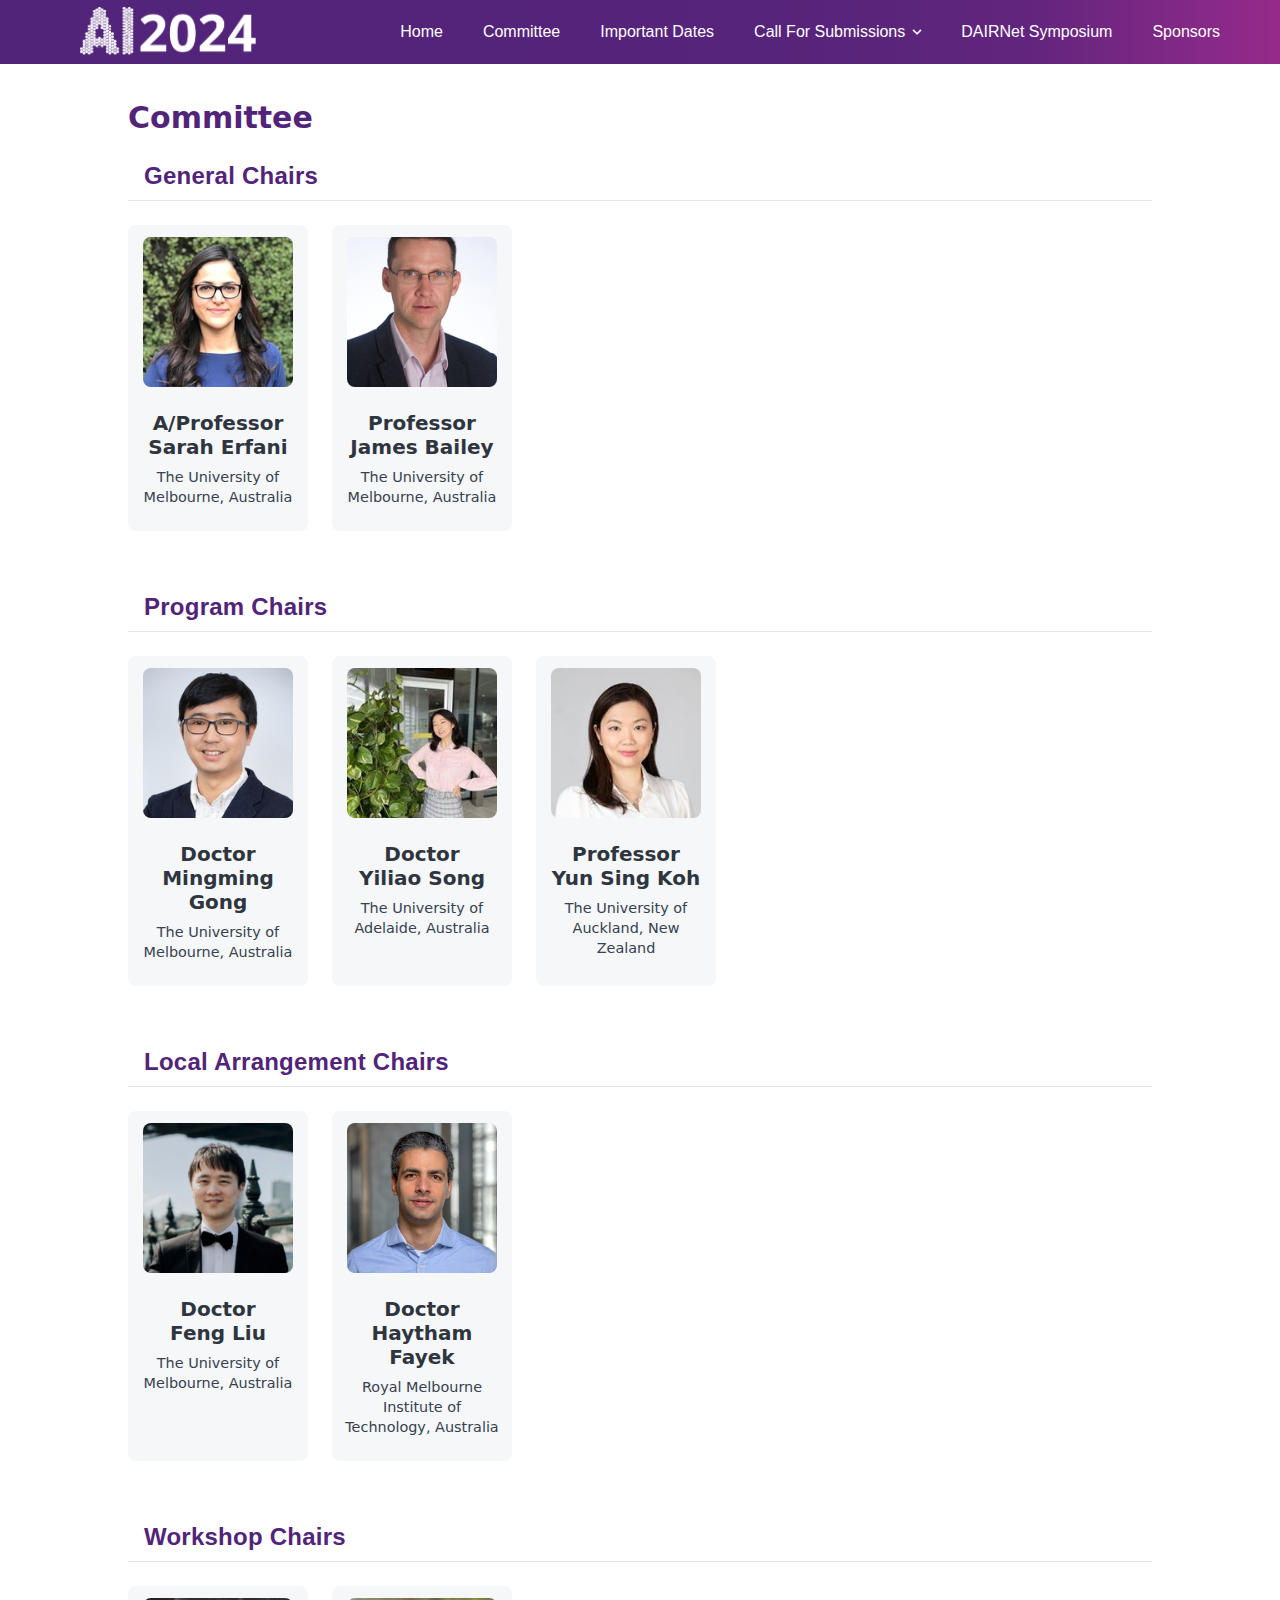
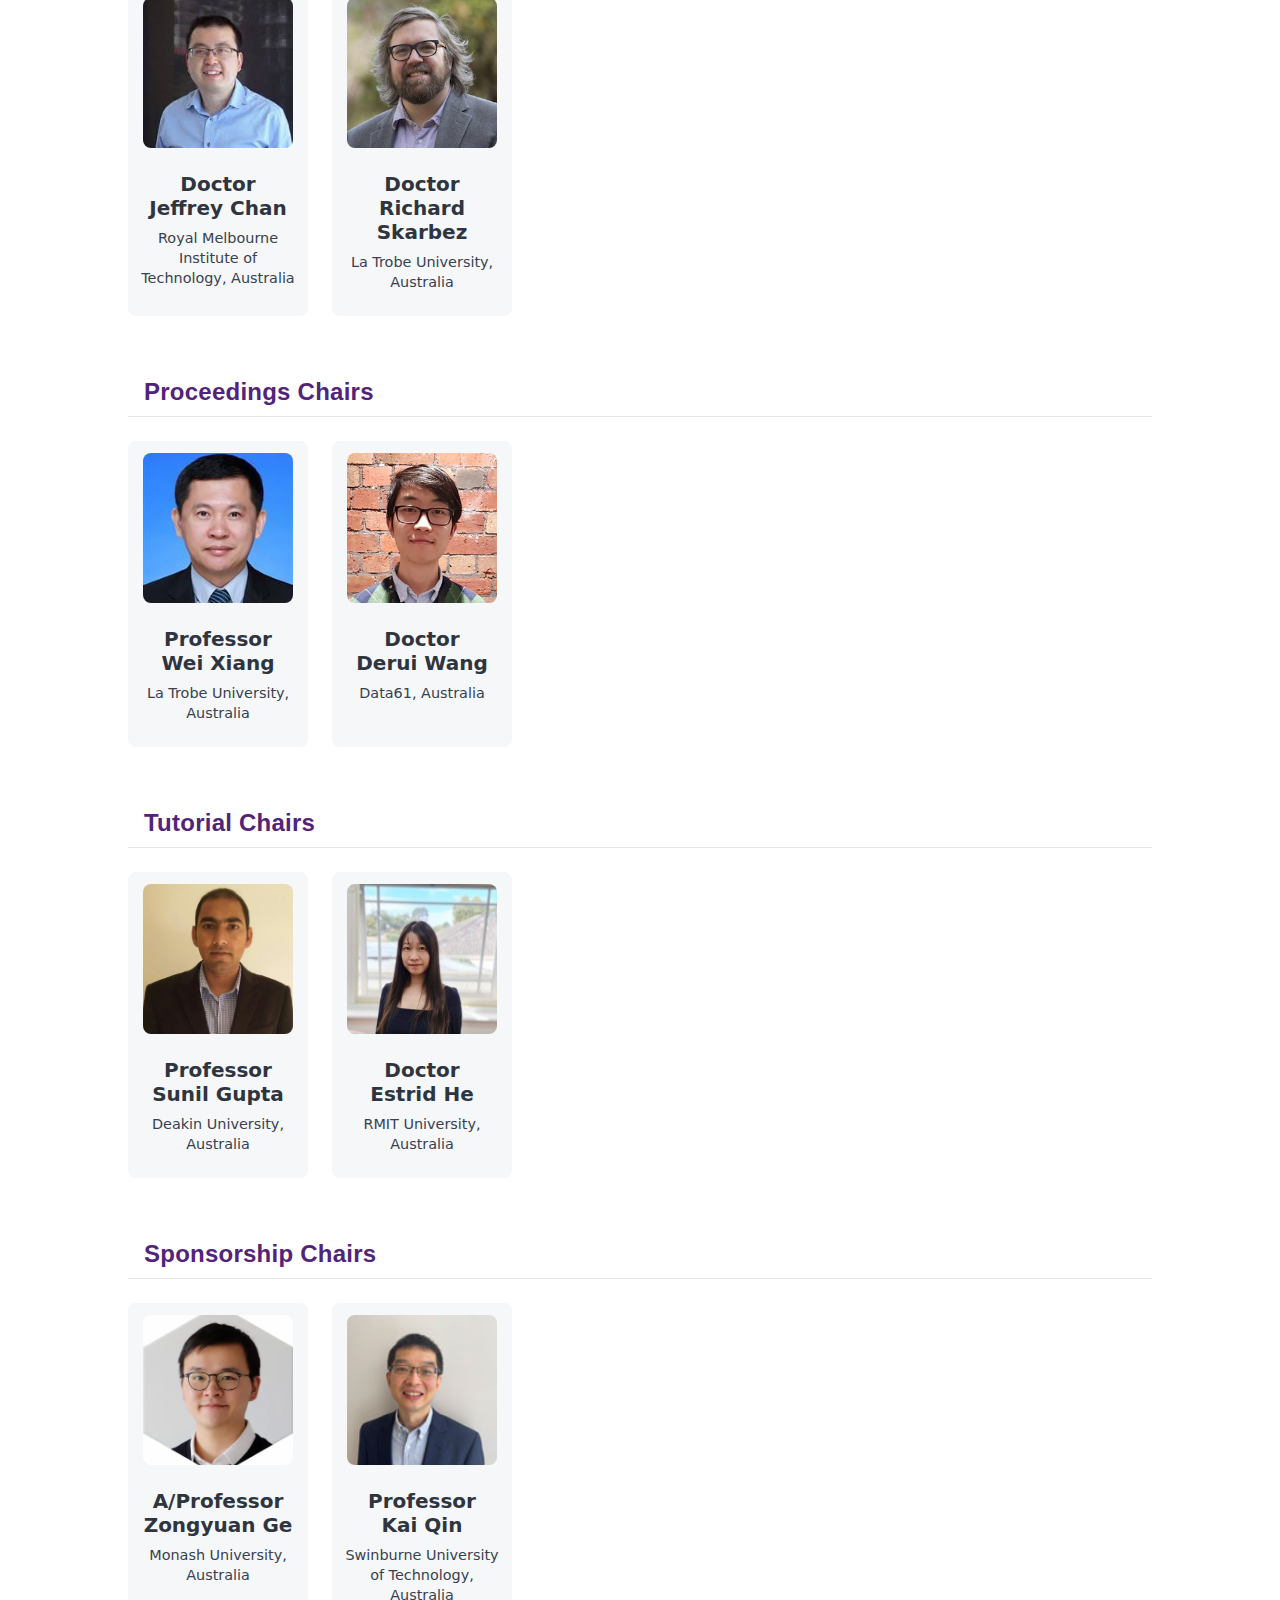
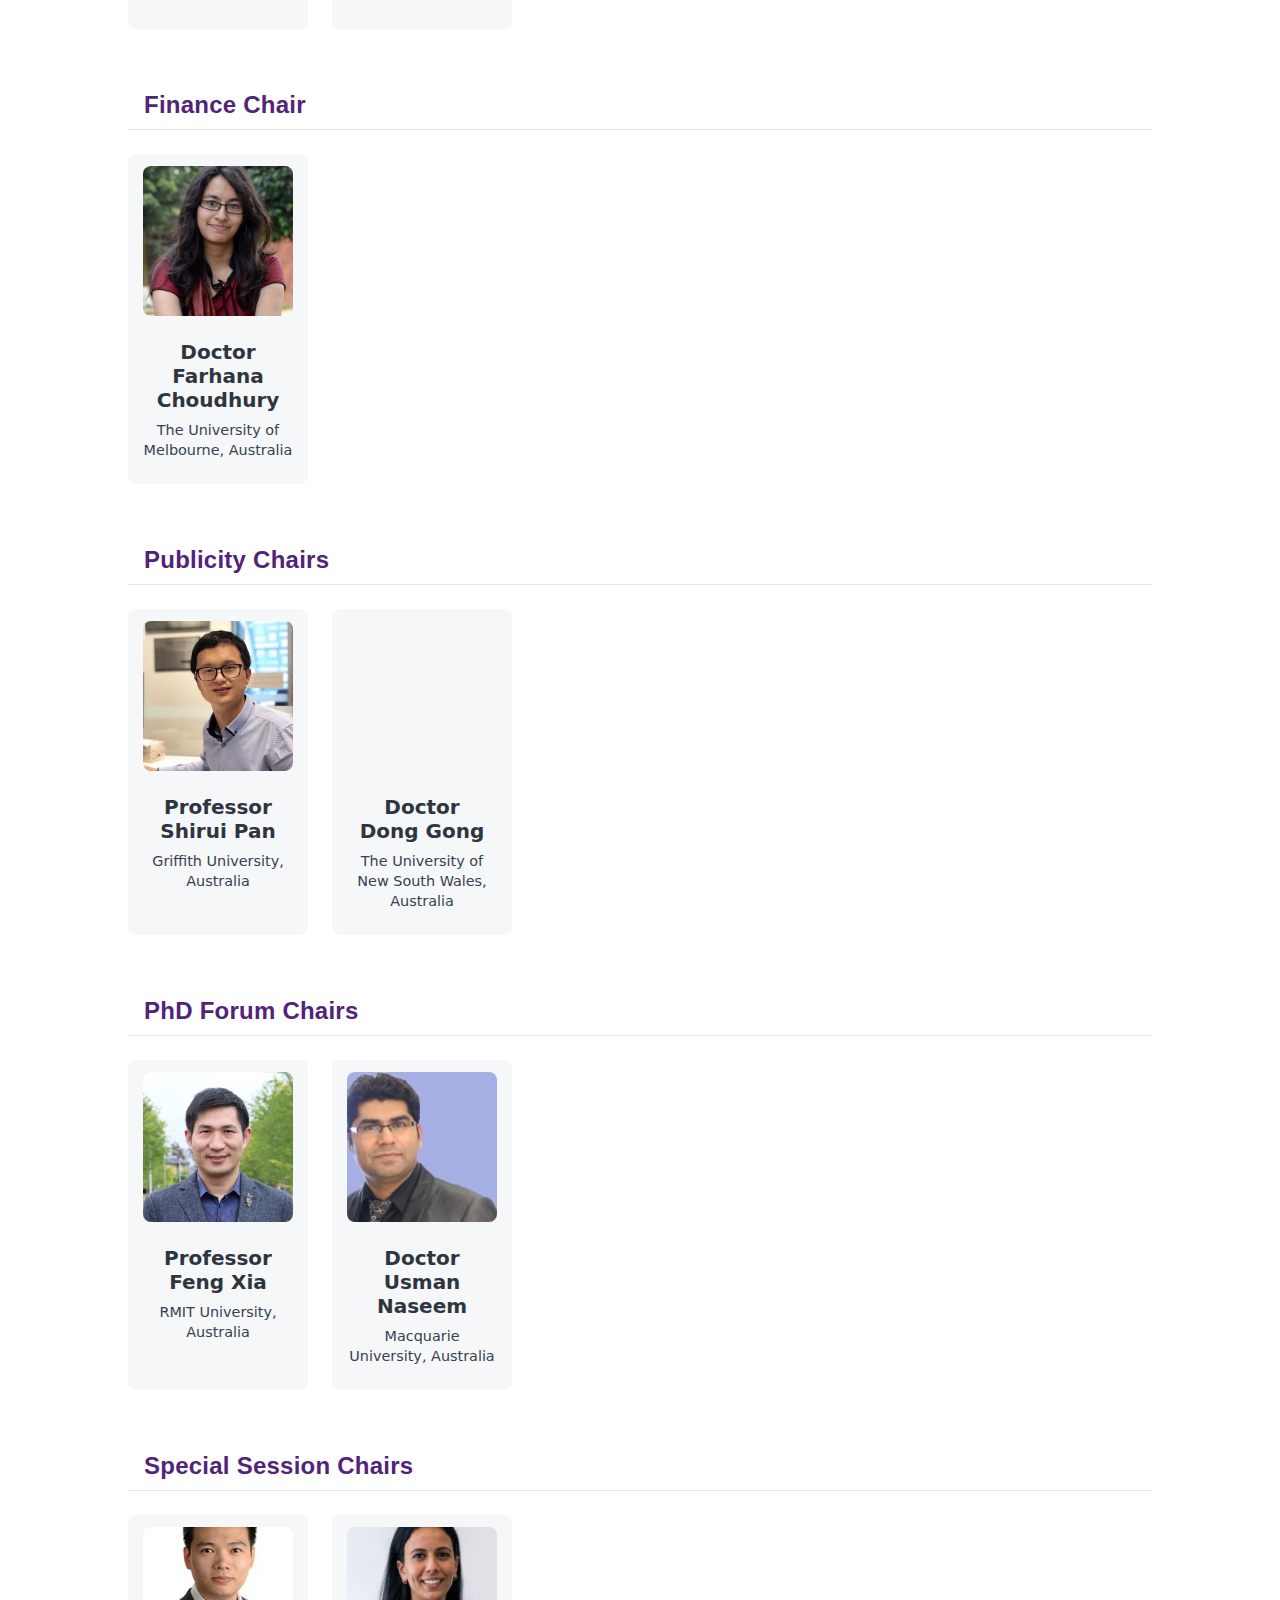
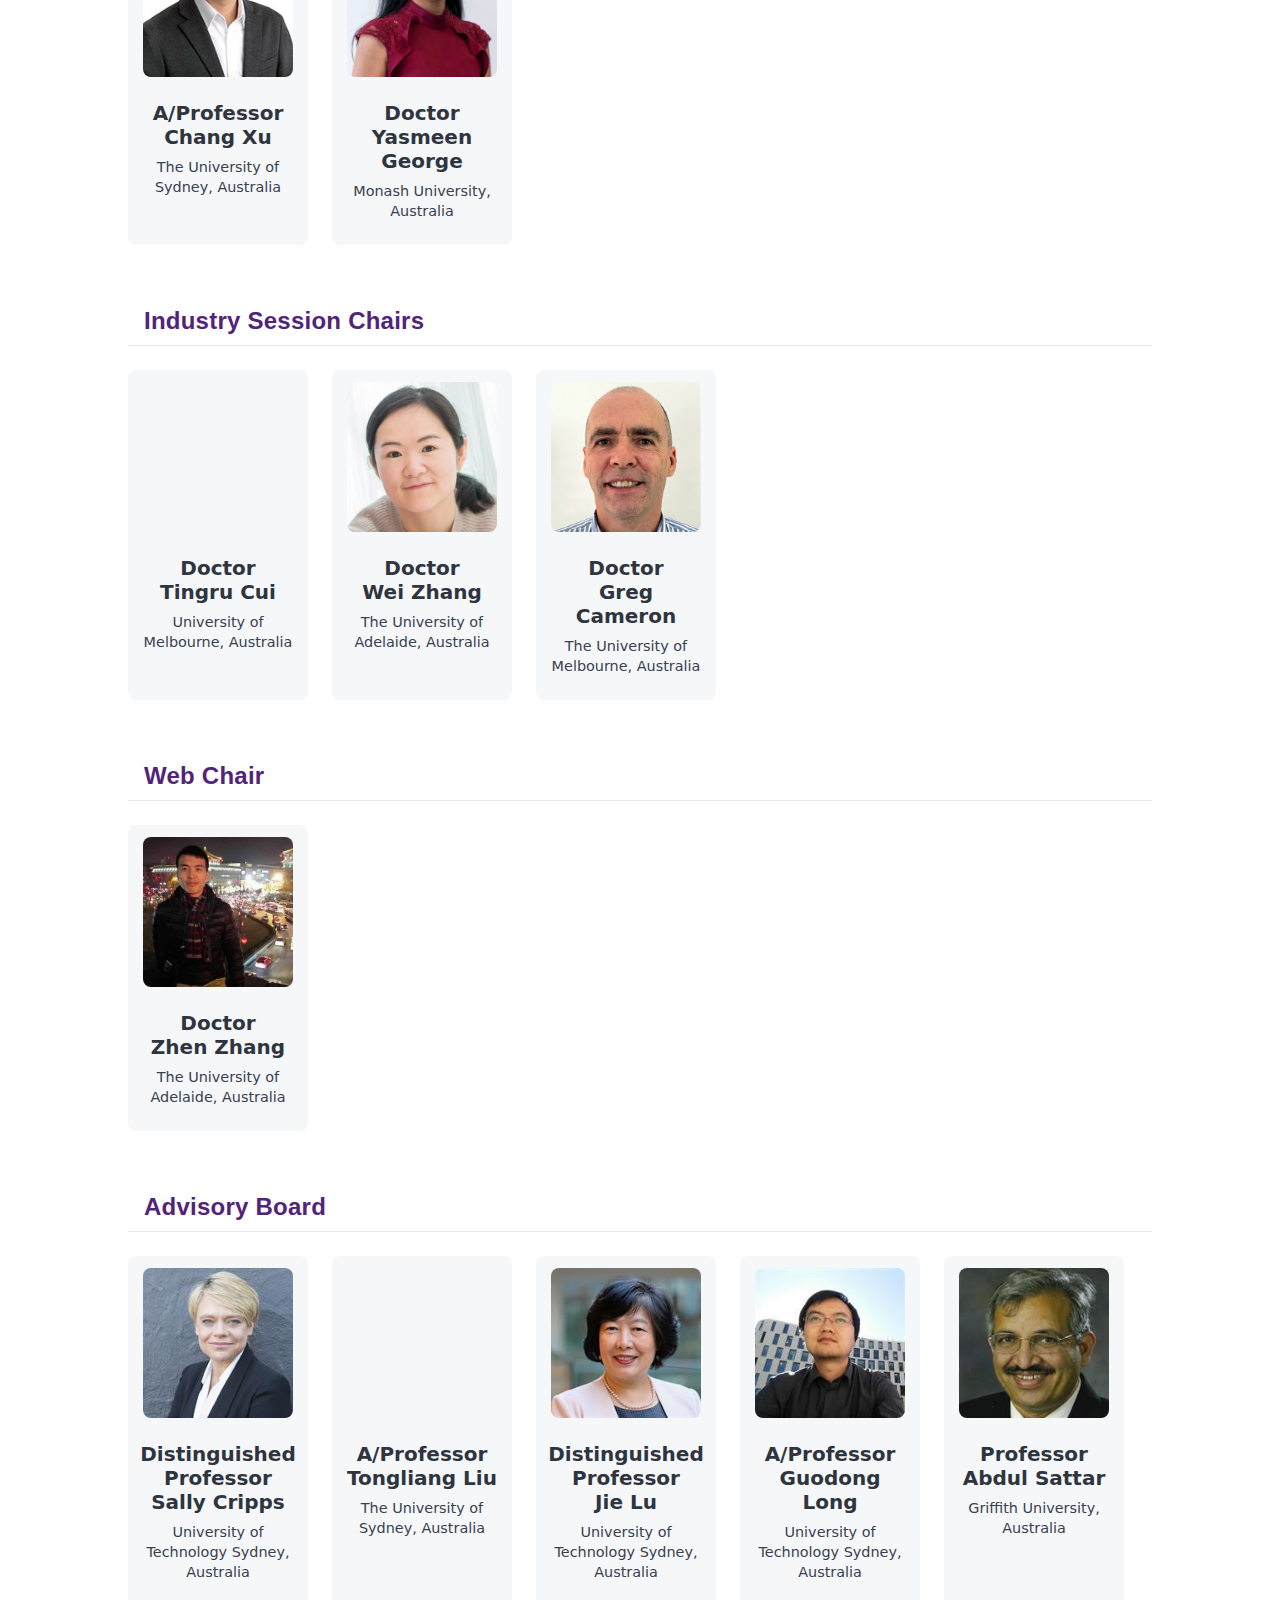
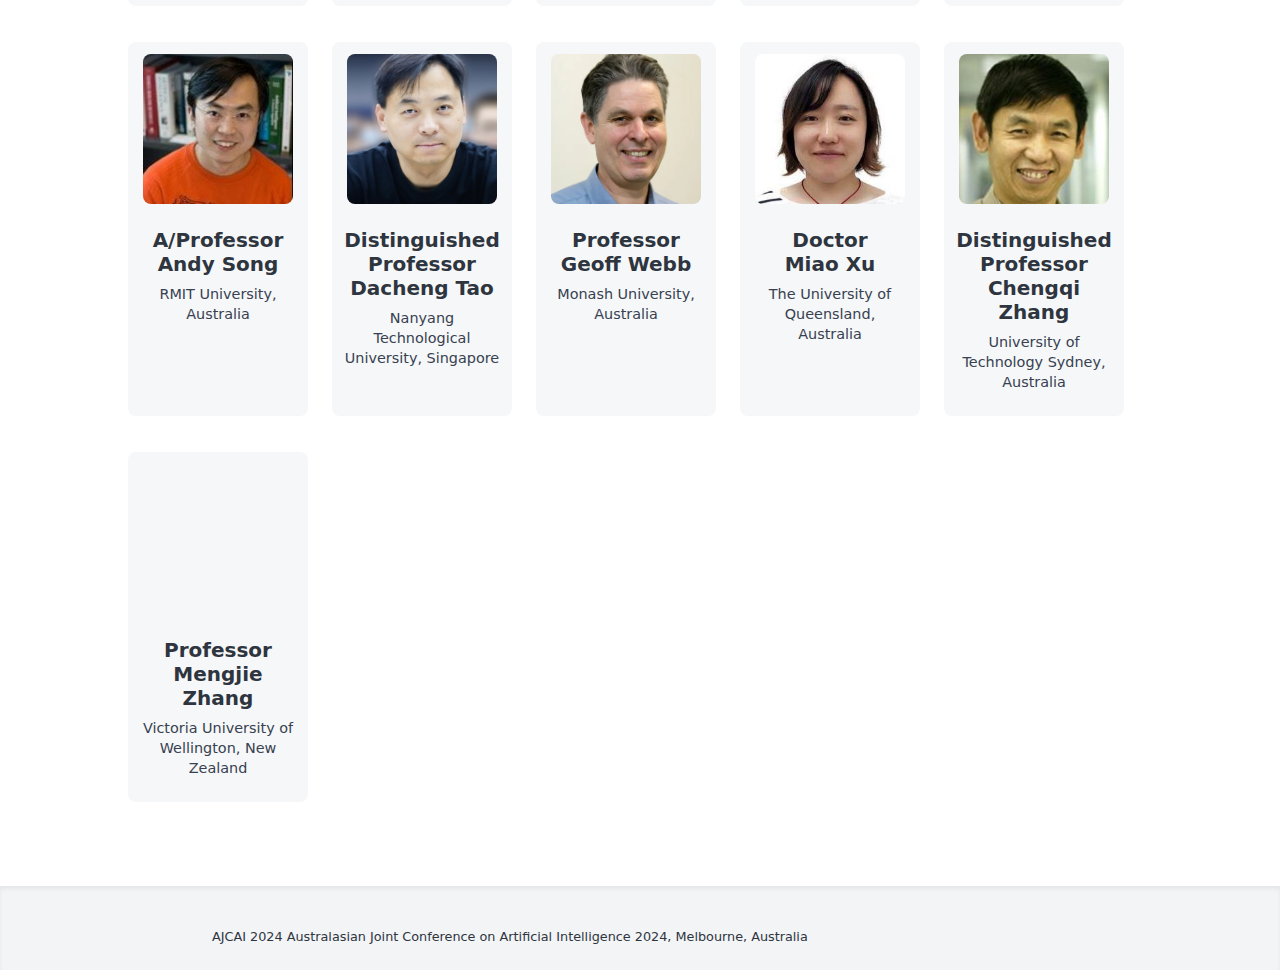
<file: 2024/committee.html>
<!Doctype html>
<html lang="en">
  <head>
    <meta charSet="utf-8"/>
    
    <meta name="description" content="The website for Australian Joint Conference on Artificial Intelligence 2024">
    <meta name="keywords" content="AJCAI 2024, AJCAI24, AJCAI, Committee">
    <meta http-equiv="x-ua-compatible" content="ie=edge"/>
    <meta name="viewport" content="width=device-width, initial-scale=1, shrink-to-fit=no, maximum-scale=1"/>

    <link rel = "stylesheet" type = 'text/css' href = './css/sub_common.css'/>
    <link rel = "icon" sizes ="32x32" href = './imgs/favicons/favicon-32x32.png' />
    <link rel = "icon" sizes ="192x192" href = './imgs/favicons/favicon-192x192.png' />
    <link rel = "apple-touch-icon" sizes ="180x180" href = './imgs/favicons/favicon-180x180.png' />
    
    <meta name="generator" content="Gatsby 4.3.0"/>
    <noscript>
      <style>
        .gatsby-image-wrapper noscript [data-main-image]{opacity:1!important}.gatsby-image-wrapper [data-placeholder-image]{opacity:0!important}
      </style>
    </noscript>
    <script type="module">
      const e="undefined"!=typeof HTMLImageElement&&"loading"in HTMLImageElement.prototype;
      e&&document.body.addEventListener("load",(function(e){if(void 0===e.target.dataset.mainImage)return;if(void 0===e.target.dataset.gatsbyImageSsr)return;const t=e.target;let a=null,n=t;for(;null===a&&n;)void 0!==n.parentNode.dataset.gatsbyImageWrapper&&(a=n.parentNode),n=n.parentNode;const o=a.querySelector("[data-placeholder-image]"),r=new Image;r.src=t.currentSrc,r.decode().catch((()=>{})).then((()=>{t.style.opacity=1,o&&(o.style.opacity=0,o.style.transition="opacity 500ms linear")}))}),!0);
    </script>
    <meta name="theme-color" content="#51247a"/>
    <script type = "text/javascript" src = './js/common.js'></script>

    <script type="text/javascript">
      window.onload=function(){
          changeMobileMenu('committee');
      }
    </script>

    <title data-react-helmet="true">AJCAI 2024 - Melbourne, Australia</title>
  </head> 
  <body>
    <div id="___gatsby">
      <div style="outline:none" tabindex="-1" id="gatsby-focus-wrapper">
        <div class="w-full min-h-screen flex flex-col" data-is-root-path="true">
          <header>

            <!-- Nav Bar -->
            <iframe id = 'menu' src = './top_menu.html' frameborder = '0' width = '100%' height = '64px' scrolling = 'auto' style = 'z-index: 999; position: fixed;' onmouseover="extentIframe()" onmouseleave="resetIframe()"></iframe>
            <!-- End Of Nav Bar -->

          </header>
          <div class="w-full h-16">
          </div>
          <main class="w-full">


            <!--             Local arrangements Chairs: DONE -->
            <!-- Feng Liu, University of Melbourne (confirmed)  -->
            <!-- 	Haytham Fayek, RMIT University (to be confirmed) -->
            <!-- Proposed Finance chair: DONE  -->
            <!-- Farhana Choudhury, University of Melbourne (confirmed) -->
            <!-- Proposed Workshop chairs:  -->
            <!-- 	Jeffrey Chan, RMIT University (confirmed) -->
            <!-- 	Richard Skarbez, La Trobe University (to be confirmed) (???) -->
            <!-- Proposed Publicity chair (DONE):  -->
            <!-- 	Shirui Pan, Griffith University (confirmed) -->
            <!-- 	Dong Gong, UNSW (confirmed)	 	 	 		 -->
            <!-- Proposed Special Session Chair (Inclusive AI): -->
            <!-- 	Chang Xu, The University of Sydney (confirmed)			  -->
            <!-- 	Yasmeen George, Monash University (confirmed) -->
            <!-- Proposed Web Chair -->
            <!-- Zhen Zhang, The University of Adelaide (confirmed) -->
            <!-- Proposed Sponsorship Chair -->
            <!--         	Zongyuan Ge, Monash University (confirmed) -->
            <!--         	Kai Qin, Swinburne University of Technology (confirmed) -->
            <!-- Proposed Proceeding Chair -->
            <!-- Wei Xiang, La Trobe University (confirmed) -->
            <!-- 	Derui Wang, Data61 (confirmed) -->
            <!-- Proposed Doctoral Consortium Chair  -->
            <!-- Feng Xia, RMIT (confirmed) -->
            <!-- Walayat Hussain, Victoria University (to be confirmed) -->
            <!-- Proposed Tutorial Chair: -->
            <!-- 	Sunil Gupta, Deakin University (confirmed) -->
            <!-- 	Marian-Andrei Rizoiu, University of Technology Sydney (to be confirmed) -->
            <!-- Proposed industry session chair: -->
            <!-- Wei Zhang, University of Adelaide (confirmed) -->
            <!--             Greg Cameron, University of Melbourne -->

            
            <div class="global-wrapper pb-12" style="max-width:70rem" id="welcome">
              <header class="px-0 sm:px-7">
                
                <h2 class="pt-9 mb-5 font-titleFont text-3xl text-mainPurple font-extrabold">Committee</h2>

                <!-- General chairs -->
                <div class="flex sm:block flex-col items-center">
                  <h2 class="text-2xl font-bold mt-4 sm:mt-6 text-center sm:text-left pl-0 sm:pl-4 pb-2 mb-6 text-mainPurple border-b border-gray-200 font-headingStyle tracking-semiWide">General Chairs 
                    <!-- <span class = 'font-bold mt-6 mb-2 pl-3 leading-6' style = 'color: black; font-size: 15px;'><a href = '/ajcai/general_chairs.html' style = 'text-decoration: underline;'>Learn more</a> about the general chairs</span> -->
                  </h2>
                  <div class="flex flex-row justify-center sm:justify-start flex-wrap">
                    <!-- Sarah Erfani -->
                    <a class="mr-0 sm:mr-6 mb-3 md:mb-9 px-0 sm:px-3 pt-3 flex flex-col items-center sm:bg-orgBackground sm:rounded-lg" style="width:180px" href="https://findanexpert.unimelb.edu.au/profile/639922-sarah-monazam-erfani" target="_blank" rel="noreferrer">
                      <div style="width:150px;height:150px">
                        <div data-gatsby-image-wrapper="" class="gatsby-image-wrapper gatsby-image-wrapper-constrained rounded-lg">
                          <div style="max-width:500px;display:block">
                            <img alt="" role="presentation" aria-hidden="true" src="data:image/svg+xml;charset=utf-8,%3Csvg height=&#x27;500&#x27; width=&#x27;500&#x27; xmlns=&#x27;http://www.w3.org/2000/svg&#x27; version=&#x27;1.1&#x27;%3E%3C/svg%3E" style="max-width:100%;display:block;position:static"/>
                          </div>
                          <img aria-hidden="true" data-placeholder-image="" style="opacity:1;transition:opacity 500ms linear" decoding="async" src="./imgs/portraits/Erfani.jpeg" alt=""/>
                        </div>
                      </div>
                      <p class="text-xl font-bold mt-6 mb-2 text-center leading-6">
                        A/Professor<br>Sarah Erfani
                      </p>
                      <p class="mb-6 text-orgSmall text-gray-700 leading-5 text-center">
                        The University of Melbourne, Australia
                      </p>
                    </a>

                    <!--James Bailey-->
                    <a class="mr-0 sm:mr-6 mb-3 md:mb-9 px-0 sm:px-3 pt-3 flex flex-col items-center sm:bg-orgBackground sm:rounded-lg" style="width:180px" href="https://findanexpert.unimelb.edu.au/profile/351-james-bailey" target="_blank" rel="noreferrer">
                      <div style="width:150px;height:150px">
                        <div data-gatsby-image-wrapper="" class="gatsby-image-wrapper gatsby-image-wrapper-constrained rounded-lg">
                          <div style="max-width:500px;display:block">
                            <img alt="" role="presentation" aria-hidden="true" src="data:image/svg+xml;charset=utf-8,%3Csvg height=&#x27;500&#x27; width=&#x27;500&#x27; xmlns=&#x27;http://www.w3.org/2000/svg&#x27; version=&#x27;1.1&#x27;%3E%3C/svg%3E" style="max-width:100%;display:block;position:static"/>
                          </div>
                          <img aria-hidden="true" data-placeholder-image="" style="opacity:1;transition:opacity 500ms linear" decoding="async" src="./imgs/portraits/Bailey.jpeg" alt=""/>
                        </div>
                      </div>
                      <p class="text-xl font-bold mt-6 mb-2 text-center leading-6">
                        Professor<br>James Bailey
                      </p>
                      <p class="mb-6 text-orgSmall text-gray-700 leading-5 text-center">
                        The University of Melbourne, Australia
                      </p>
                    </a>

                    <!-- Janet Wiles -->
                    <!-- <a class="mr-0 sm:mr-6 mb-3 md:mb-9 px-0 sm:px-3 pt-3 flex flex-col items-center sm:bg-orgBackground sm:rounded-lg" style="width:180px" href="https://researchers.uq.edu.au/researcher/13" target="_blank" rel="noreferrer">
                         <div style="width:150px;height:150px">
                           <div data-gatsby-image-wrapper="" class="gatsby-image-wrapper gatsby-image-wrapper-constrained rounded-lg">
                             <div style="max-width:500px;display:block">
                               <img alt="" role="presentation" aria-hidden="true" src="data:image/svg+xml;charset=utf-8,%3Csvg height=&#x27;500&#x27; width=&#x27;500&#x27; xmlns=&#x27;http://www.w3.org/2000/svg&#x27; version=&#x27;1.1&#x27;%3E%3C/svg%3E" style="max-width:100%;display:block;position:static"/>
                             </div>
                             <img aria-hidden="true" data-placeholder-image="" style="opacity:1;transition:opacity 500ms linear" decoding="async" src="./imgs/portraits/janet_wiles.jpeg" alt=""/>
                           </div>
                         </div>
                         <p class="text-xl font-bold mt-6 mb-2 text-center leading-6">
                           Professor<br>Janet Wiles
                         </p>
                         <p class="mb-6 text-orgSmall text-gray-700 leading-5 text-center">
                           The University of Queensland, Australia
                         </p>
                    </a> -->
                  </div>
                </div>

                <!-- Program chairs -->
                <div class="flex sm:block flex-col items-center">
                  <h2 class="text-2xl font-bold mt-4 sm:mt-6 text-center sm:text-left pl-0 sm:pl-4 pb-2 mb-6  text-mainPurple border-b border-gray-200 font-headingStyle tracking-semiWide">Program Chairs
                    <!-- <span class = 'font-bold mt-6 mb-2 pl-3 leading-6' style = 'color: black; font-size: 15px;'><a href = '/ajcai/program_chairs.html' style = 'text-decoration: underline;'>Learn more</a> about the program chairs</span> -->
                  </h2>
                  <div class="flex flex-row justify-center sm:justify-start flex-wrap">
                    <!-- Mingming Gong-->
                    <a class="mr-0 sm:mr-6 mb-3 md:mb-9 px-0 sm:px-3 pt-3 flex flex-col items-center  sm:bg-orgBackground sm:rounded-lg" style="width:180px" href="https://findanexpert.unimelb.edu.au/profile/853769-mingming-gong" target="_blank" rel="noreferrer">
                      <div style="width:150px;height:150px">
                        <div data-gatsby-image-wrapper="" class="gatsby-image-wrapper gatsby-image-wrapper-constrained rounded-lg">
                          <div style="max-width:500px;display:block">
                            <img alt="" role="presentation" aria-hidden="true" src="data:image/svg+xml;charset=utf-8,%3Csvg height=&#x27;500&#x27; width=&#x27;500&#x27; xmlns=&#x27;http://www.w3.org/2000/svg&#x27; version=&#x27;1.1&#x27;%3E%3C/svg%3E" style="max-width:100%;display:block;position:static"/>
                          </div>
                          <img aria-hidden="true" data-placeholder-image="" style="opacity:1;transition:opacity 500ms linear" decoding="async" src="./imgs/portraits/mingming_gong.jpeg" alt=""/>
                        </div>
                      </div>
                      <p class="text-xl font-bold mt-6 mb-2 text-center leading-6">
                        Doctor<br>Mingming Gong
                      </p>
                      <p class="mb-6 text-orgSmall text-gray-700 leading-5 text-center">
                        The University of Melbourne, Australia
                      </p>
                    </a>
                    <!-- Yiliao Song-->

                    <a class="mr-0 sm:mr-6 mb-3 md:mb-9 px-0 sm:px-3 pt-3 flex flex-col items-center  sm:bg-orgBackground sm:rounded-lg" style="width:180px" href="https://scholar.google.com/citations?user=lKzKBHUAAAAJ&hl=en" target="_blank" rel="noreferrer">
                      <div style="width:150px;height:150px">
                        <div data-gatsby-image-wrapper="" class="gatsby-image-wrapper gatsby-image-wrapper-constrained rounded-lg">
                          <div style="max-width:500px;display:block">
                            <img alt="" role="presentation" aria-hidden="true" src="data:image/svg+xml;charset=utf-8,%3Csvg height=&#x27;500&#x27; width=&#x27;500&#x27; xmlns=&#x27;http://www.w3.org/2000/svg&#x27; version=&#x27;1.1&#x27;%3E%3C/svg%3E" style="max-width:100%;display:block;position:static"/>
                          </div>
                          <img aria-hidden="true" data-placeholder-image="" style="opacity:1;transition:opacity 500ms linear" decoding="async" src="./imgs/portraits/yiliao_song.jpeg" alt=""/>
                        </div>
                      </div>
                      <p class="text-xl font-bold mt-6 mb-2 text-center leading-6">
                        Doctor<br>Yiliao Song
                      </p>
                      <p class="mb-6 text-orgSmall text-gray-700 leading-5 text-center">
                        The University of Adelaide, Australia
                      </p>
                    </a>

                    <!-- Yun Sing Koh -->
                    <a class="mr-0 sm:mr-6 mb-3 md:mb-9 px-0 sm:px-3 pt-3 flex flex-col items-center  sm:bg-orgBackground sm:rounded-lg" style="width:180px" href="https://profiles.auckland.ac.nz/y-koh" target="_blank" rel="noreferrer">
                      <div style="width:150px;height:150px">
                        <div data-gatsby-image-wrapper="" class="gatsby-image-wrapper gatsby-image-wrapper-constrained rounded-lg">
                          <div style="max-width:500px;display:block">
                            <img alt="" role="presentation" aria-hidden="true" src="data:image/svg+xml;charset=utf-8,%3Csvg height=&#x27;500&#x27; width=&#x27;500&#x27; xmlns=&#x27;http://www.w3.org/2000/svg&#x27; version=&#x27;1.1&#x27;%3E%3C/svg%3E" style="max-width:100%;display:block;position:static"/>
                          </div>
                          <img aria-hidden="true" data-placeholder-image="" style="opacity:1;transition:opacity 500ms linear" decoding="async" src="./imgs/portraits/YunSingKoh.jpeg" alt=""/>
                        </div>
                      </div>
                      <p class="text-xl font-bold mt-6 mb-2 text-center leading-6">
                        Professor<br>Yun Sing Koh
                      </p>
                      <p class="mb-6 text-orgSmall text-gray-700 leading-5 text-center">
                        The University of Auckland, New Zealand
                      </p>
                    </a>

                    <!-- Geoff Webb -->
                    <!-- <a class="mr-0 sm:mr-6 mb-3 md:mb-9 px-0 sm:px-3 pt-3 flex flex-col items-center  sm:bg-orgBackground sm:rounded-lg" style="width:180px" href="https://research.monash.edu/en/persons/geoff-webb" target="_blank" rel="noreferrer">
                         <div style="width:150px;height:150px">
                           <div data-gatsby-image-wrapper="" class="gatsby-image-wrapper gatsby-image-wrapper-constrained rounded-lg">
                             <div style="max-width:500px;display:block">
                               <img alt="" role="presentation" aria-hidden="true" src="data:image/svg+xml;charset=utf-8,%3Csvg height=&#x27;500&#x27; width=&#x27;500&#x27; xmlns=&#x27;http://www.w3.org/2000/svg&#x27; version=&#x27;1.1&#x27;%3E%3C/svg%3E" style="max-width:100%;display:block;position:static"/>
                             </div>
                             <img aria-hidden="true" data-placeholder-image="" style="opacity:1;transition:opacity 500ms linear" decoding="async" src="./imgs/portraits/geoff_webb.webp" alt=""/>
                           </div>
                         </div>
                         <p class="text-xl font-bold mt-6 mb-2 text-center leading-6">
                           Professor<br>Geoff Webb
                         </p>
                         <p class="mb-6 text-orgSmall text-gray-700 leading-5 text-center">
                           Monash University, Australia
                         </p>
                    </a> -->
                  </div>
                </div>

                <!-- Local Arrangement Chairs -->
                <div class="flex sm:block flex-col items-center">
                  <h2 class="text-2xl font-bold mt-4 sm:mt-6 text-center sm:text-left pl-0 sm:pl-4 pb-2 mb-6  text-mainPurple border-b border-gray-200 font-headingStyle tracking-semiWide">Local Arrangement Chairs</h2>
                  <div class="flex flex-row justify-center sm:justify-start flex-wrap">
                    <!-- Feng Liu -->
                    <a class="mr-0 sm:mr-6 mb-3 md:mb-9 px-0 sm:px-3 pt-3 flex flex-col items-center  sm:bg-orgBackground sm:rounded-lg" style="width:180px" href="https://findanexpert.unimelb.edu.au/profile/958479-feng-liu" target="_blank" rel="noreferrer">
                      <div style="width:150px;height:150px">
                        <div data-gatsby-image-wrapper="" class="gatsby-image-wrapper gatsby-image-wrapper-constrained rounded-lg">
                          <div style="max-width:500px;display:block">
                            <img alt="" role="presentation" aria-hidden="true" src="data:image/svg+xml;charset=utf-8,%3Csvg height=&#x27;500&#x27; width=&#x27;500&#x27; xmlns=&#x27;http://www.w3.org/2000/svg&#x27; version=&#x27;1.1&#x27;%3E%3C/svg%3E" style="max-width:100%;display:block;position:static"/>
                          </div>
                          <img aria-hidden="true" data-placeholder-image="" style="opacity:1;transition:opacity 500ms linear" decoding="async" src="./imgs/portraits/feng_liu.jpeg" alt=""/>
                        </div>
                      </div>
                      <p class="text-xl font-bold mt-6 mb-2 text-center leading-6">
                        Doctor<br>Feng Liu
                      </p>
                      <p class="mb-6 text-orgSmall text-gray-700 leading-5 text-center">
                        The University of Melbourne, Australia
                      </p>
                    </a>

                    <!-- Haytham Fayek -->
                    <a class="mr-0 sm:mr-6 mb-3 md:mb-9 px-0 sm:px-3 pt-3 flex flex-col items-center  sm:bg-orgBackground sm:rounded-lg" style="width:180px" href="https://haythamfayek.com/" target="_blank" rel="noreferrer">
                      <div style="width:150px;height:150px">
                        <div data-gatsby-image-wrapper="" class="gatsby-image-wrapper gatsby-image-wrapper-constrained rounded-lg">
                          <div style="max-width:500px;display:block">
                            <img alt="" role="presentation" aria-hidden="true" src="data:image/svg+xml;charset=utf-8,%3Csvg height=&#x27;500&#x27; width=&#x27;500&#x27; xmlns=&#x27;http://www.w3.org/2000/svg&#x27; version=&#x27;1.1&#x27;%3E%3C/svg%3E" style="max-width:100%;display:block;position:static"/>
                          </div>
                          <img aria-hidden="true" data-placeholder-image="" style="opacity:1;transition:opacity 500ms linear" decoding="async" src="./imgs/portraits/Haytham.jpg" alt=""/>
                        </div>
                      </div>
                      <p class="text-xl font-bold mt-6 mb-2 text-center leading-6">
                        Doctor<br>	Haytham Fayek
                      </p>
                      <p class="mb-6 text-orgSmall text-gray-700 leading-5 text-center">
                        Royal Melbourne Institute of Technology, Australia
                      </p>
                    </a>

                    <!-- Joe Mackenzie -->
                    <!-- <a class="mr-0 sm:mr-6 mb-3 md:mb-9 px-0 sm:px-3 pt-3 flex flex-col items-center  sm:bg-orgBackground sm:rounded-lg" style="width:180px" href="https://researchers.uq.edu.au/researcher/33810" target="_blank" rel="noreferrer"> -->
                      <!--   <div style="width:150px;height:150px"> -->
                        <!--     <div data-gatsby-image-wrapper="" class="gatsby-image-wrapper gatsby-image-wrapper-constrained rounded-lg"> -->
                          <!--       <div style="max-width:500px;display:block"> -->
                            <!--         <img alt="" role="presentation" aria-hidden="true" src="data:image/svg+xml;charset=utf-8,%3Csvg height=&#x27;500&#x27; width=&#x27;500&#x27; xmlns=&#x27;http://www.w3.org/2000/svg&#x27; version=&#x27;1.1&#x27;%3E%3C/svg%3E" style="max-width:100%;display:block;position:static"/> -->
                            <!--       </div> -->
                          <!--      <img aria-hidden="true" data-placeholder-image="" style="opacity:1;transition:opacity 500ms linear" decoding="async" src="./imgs/portraits/joe_mackenzie.jpeg" alt=""/> -->
                          <!--     </div> -->
                        <!--   </div> -->
                      <!--   <p class="text-xl font-bold mt-6 mb-2 text-center leading-6"> -->
                        <!--     Doctor<br>Joe Mackenzie -->
                        <!--   </p> -->
                      <!--   <p class="mb-6 text-orgSmall text-gray-700 leading-5 text-center"> -->
                        <!--     The University of Queensland, Australia -->
                        <!--   </p> -->
                      <!-- </a> -->
                  </div>
                </div>

                <!-- Workshop chairs -->
                <div class="flex sm:block flex-col items-center">
                  <h2 class="text-2xl font-bold mt-4 sm:mt-6 text-center sm:text-left pl-0 sm:pl-4 pb-2 mb-6  text-mainPurple border-b border-gray-200 font-headingStyle tracking-semiWide">Workshop Chairs</h2>
                  <div class="flex flex-row justify-center sm:justify-start flex-wrap">
                    
                    <!-- Jeffrey Chan -->
                    <a class="mr-0 sm:mr-6 mb-3 md:mb-9 px-0 sm:px-3 pt-3 flex flex-col items-center  sm:bg-orgBackground sm:rounded-lg" style="width:180px" href="https://jeffreychan.org/" target="_blank" rel="noreferrer">
                      <div style="width:150px;height:150px">
                        <div data-gatsby-image-wrapper="" class="gatsby-image-wrapper gatsby-image-wrapper-constrained rounded-lg">
                          <div style="max-width:500px;display:block">
                            <img alt="" role="presentation" aria-hidden="true" src="data:image/svg+xml;charset=utf-8,%3Csvg height=&#x27;500&#x27; width=&#x27;500&#x27; xmlns=&#x27;http://www.w3.org/2000/svg&#x27; version=&#x27;1.1&#x27;%3E%3C/svg%3E" style="max-width:100%;display:block;position:static"/>
                          </div>
                          <img aria-hidden="true" data-placeholder-image="" style="opacity:1;transition:opacity 500ms linear" decoding="async" src="./imgs/portraits/Jeffrey-Chan-193x250.jpg" alt=""/>
                        </div>
                      </div>
                      <p class="text-xl font-bold mt-6 mb-2 text-center leading-6">
                        Doctor<br>Jeffrey Chan
                      </p>
                      <p class="mb-6 text-orgSmall text-gray-700 leading-5 text-center">
                        Royal Melbourne Institute of Technology, Australia
                      </p>
                    </a>

                    <!-- <\!-- Richard Skarbez -\-> -->
                    <a class="mr-0 sm:mr-6 mb-3 md:mb-9 px-0 sm:px-3 pt-3 flex flex-col items-center  sm:bg-orgBackground sm:rounded-lg" style="width:180px" href="https://scholars.latrobe.edu.au/rskarbez" target="_blank" rel="noreferrer">
                      <div style="width:150px;height:150px">
                        <div data-gatsby-image-wrapper="" class="gatsby-image-wrapper gatsby-image-wrapper-constrained rounded-lg">
                          <div style="max-width:500px;display:block">
                            <img alt="" role="presentation" aria-hidden="true" src="data:image/svg+xml;charset=utf-8,%3Csvg height=&#x27;500&#x27; width=&#x27;500&#x27; xmlns=&#x27;http://www.w3.org/2000/svg&#x27; version=&#x27;1.1&#x27;%3E%3C/svg%3E" style="max-width:100%;display:block;position:static"/>
                          </div>
                          <img aria-hidden="true" data-placeholder-image="" style="opacity:1;transition:opacity 500ms linear" decoding="async" src="./imgs/portraits/Skarbez.jpeg" alt=""/>
                        </div>
                      </div>
                      <p class="text-xl font-bold mt-6 mb-2 text-center leading-6">
                        Doctor<br>Richard Skarbez
                      </p>
                      <p class="mb-6 text-orgSmall text-gray-700 leading-5 text-center">
                        La Trobe University, Australia
                      </p>
                    </a>

                    <!-- Mehrtash Harandi -->
                    <!-- <a class="mr-0 sm:mr-6 mb-3 md:mb-9 px-0 sm:px-3 pt-3 flex flex-col items-center  sm:bg-orgBackground sm:rounded-lg" style="width:180px" href="https://www.monash.edu/engineering/mehrtashharandi" target="_blank" rel="noreferrer">
                         <div style="width:150px;height:150px">
                           <div data-gatsby-image-wrapper="" class="gatsby-image-wrapper gatsby-image-wrapper-constrained rounded-lg">
                             <div style="max-width:500px;display:block">
                               <img alt="" role="presentation" aria-hidden="true" src="data:image/svg+xml;charset=utf-8,%3Csvg height=&#x27;500&#x27; width=&#x27;500&#x27; xmlns=&#x27;http://www.w3.org/2000/svg&#x27; version=&#x27;1.1&#x27;%3E%3C/svg%3E" style="max-width:100%;display:block;position:static"/>
                             </div>
                             <img aria-hidden="true" data-placeholder-image="" style="opacity:1;transition:opacity 500ms linear" decoding="async" src="./imgs/portraits/mehrtash_harandi.jpeg" alt=""/>
                           </div>
                         </div>
                         <p class="text-xl font-bold mt-6 mb-2 text-center leading-6">
                           A/Professor<br>Mehrtash Harandi
                         </p>
                         <p class="mb-6 text-orgSmall text-gray-700 leading-5 text-center">
                           Monash University, Australia
                         </p>
                    </a> -->
                    
                  </div>
                </div>

                <!-- Proceedings chairs -->
                <div class="flex sm:block flex-col items-center">
                  <h2 class="text-2xl font-bold mt-4 sm:mt-6 text-center sm:text-left pl-0 sm:pl-4 pb-2 mb-6  text-mainPurple border-b border-gray-200 font-headingStyle tracking-semiWide">Proceedings Chairs</h2>
                  <div class="flex flex-row justify-center sm:justify-start flex-wrap">
                    <!-- Wei Xiang -->
                    <a class="mr-0 sm:mr-6 mb-3 md:mb-9 px-0 sm:px-3 pt-3 flex flex-col items-center  sm:bg-orgBackground sm:rounded-lg" style="width:180px" href="https://scholars.latrobe.edu.au/wxiang" target="_blank" rel="noreferrer">
                      <div style="width:150px;height:150px">
                        <div data-gatsby-image-wrapper="" class="gatsby-image-wrapper gatsby-image-wrapper-constrained rounded-lg">
                          <div style="max-width:500px;display:block">
                            <img alt="" role="presentation" aria-hidden="true" src="data:image/svg+xml;charset=utf-8,%3Csvg height=&#x27;500&#x27; width=&#x27;500&#x27; xmlns=&#x27;http://www.w3.org/2000/svg&#x27; version=&#x27;1.1&#x27;%3E%3C/svg%3E" style="max-width:100%;display:block;position:static"/>
                          </div>
                          <img aria-hidden="true" data-placeholder-image="" style="opacity:1;transition:opacity 500ms linear" decoding="async" src="./imgs/portraits/WeiXiang.jpeg" alt=""/>
                        </div>
                      </div>
                      <p class="text-xl font-bold mt-6 mb-2 text-center leading-6">
                        Professor<br>Wei Xiang
                      </p>
                      <p class="mb-6 text-orgSmall text-gray-700 leading-5 text-center">
                        La Trobe University, Australia
                      </p>
                    </a>

                    <!-- Derui Wang -->
                    <a class="mr-0 sm:mr-6 mb-3 md:mb-9 px-0 sm:px-3 pt-3 flex flex-col items-center  sm:bg-orgBackground sm:rounded-lg" style="width:180px" href="https://scholar.google.com.au/citations?user=uAbiaaUAAAAJ&hl=en" target="_blank" rel="noreferrer">
                      <div style="width:150px;height:150px">
                        <div data-gatsby-image-wrapper="" class="gatsby-image-wrapper gatsby-image-wrapper-constrained rounded-lg">
                          <div style="max-width:500px;display:block">
                            <img alt="" role="presentation" aria-hidden="true" src="data:image/svg+xml;charset=utf-8,%3Csvg height=&#x27;500&#x27; width=&#x27;500&#x27; xmlns=&#x27;http://www.w3.org/2000/svg&#x27; version=&#x27;1.1&#x27;%3E%3C/svg%3E" style="max-width:100%;display:block;position:static"/>
                          </div>
                          <img aria-hidden="true" data-placeholder-image="" style="opacity:1;transition:opacity 500ms linear" decoding="async" src="./imgs/portraits/derui_wang.jpeg" alt=""/>
                        </div>
                      </div>
                      <p class="text-xl font-bold mt-6 mb-2 text-center leading-6">
                        Doctor<br>Derui Wang
                      </p>
                      <p class="mb-6 text-orgSmall text-gray-700 leading-5 text-center">
                        Data61, Australia
                      </p>
                    </a>            
                  </div>
                </div>

                <!-- Tutorial Chairs -->
                <div class="flex sm:block flex-col items-center">
                  <h2 class="text-2xl font-bold mt-4 sm:mt-6 text-center sm:text-left pl-0 sm:pl-4 pb-2 mb-6  text-mainPurple border-b border-gray-200 font-headingStyle tracking-semiWide">Tutorial Chairs</h2>
                  <div class="flex flex-row justify-center sm:justify-start flex-wrap">
                    <!-- Sunil Gupta -->
                    <a class="mr-0 sm:mr-6 mb-3 md:mb-9 px-0 sm:px-3 pt-3 flex flex-col items-center  sm:bg-orgBackground sm:rounded-lg" style="width:180px" href="https://www.deakin.edu.au/about-deakin/people/sunil-gupta" target="_blank" rel="noreferrer">
                      <div style="width:150px;height:150px">
                        <div data-gatsby-image-wrapper="" class="gatsby-image-wrapper gatsby-image-wrapper-constrained rounded-lg">
                          <div style="max-width:500px;display:block">
                            <img alt="" role="presentation" aria-hidden="true" src="data:image/svg+xml;charset=utf-8,%3Csvg height=&#x27;500&#x27; width=&#x27;500&#x27; xmlns=&#x27;http://www.w3.org/2000/svg&#x27; version=&#x27;1.1&#x27;%3E%3C/svg%3E" style="max-width:100%;display:block;position:static"/>
                          </div>
                          <img aria-hidden="true" data-placeholder-image="" style="opacity:1;transition:opacity 500ms linear" decoding="async" src="./imgs/portraits/sunil_gupta.jpeg" alt=""/>
                        </div>
                      </div>
                      <p class="text-xl font-bold mt-6 mb-2 text-center leading-6">
                        Professor<br>Sunil Gupta
                      </p>
                      <p class="mb-6 text-orgSmall text-gray-700 leading-5 text-center">
                        Deakin University, Australia
                      </p>
                    </a>

                    <!--Estrid He -->
                    <a class="mr-0 sm:mr-6 mb-3 md:mb-9 px-0 sm:px-3 pt-3 flex flex-col items-center  sm:bg-orgBackground sm:rounded-lg" style="width:180px" href="https://www.rmit.edu.au/contact/staff-contacts/academic-staff/h/he-dr-estrid" target="_blank" rel="noreferrer">
                      <div style="width:150px;height:150px">
                        <div data-gatsby-image-wrapper="" class="gatsby-image-wrapper gatsby-image-wrapper-constrained rounded-lg">
                          <div style="max-width:500px;display:block">
                            <img alt="" role="presentation" aria-hidden="true" src="data:image/svg+xml;charset=utf-8,%3Csvg height=&#x27;500&#x27; width=&#x27;500&#x27; xmlns=&#x27;http://www.w3.org/2000/svg&#x27; version=&#x27;1.1&#x27;%3E%3C/svg%3E" style="max-width:100%;display:block;position:static"/>
                          </div>
                          <img aria-hidden="true" data-placeholder-image="" style="opacity:1;transition:opacity 500ms linear" decoding="async" src="./imgs/portraits/EstridHe.jpeg" alt=""/>
                        </div>
                      </div>
                      <p class="text-xl font-bold mt-6 mb-2 text-center leading-6">
                        Doctor<br> Estrid He
                      </p>
                      <p class="mb-6 text-orgSmall text-gray-700 leading-5 text-center">
                        RMIT University, Australia
                      </p>
                    </a>
                  </div>
                </div>

                <!-- Sponsorship chairs -->
                <div class="flex sm:block flex-col items-center">
                  <h2 class="text-2xl font-bold mt-4 sm:mt-6 text-center sm:text-left pl-0 sm:pl-4 pb-2 mb-6  text-mainPurple border-b border-gray-200 font-headingStyle tracking-semiWide">Sponsorship Chairs</h2>
                  <div class="flex flex-row justify-center sm:justify-start flex-wrap">

                    
                    <!-- Zongyuan Ge -->
                    <a class="mr-0 sm:mr-6 mb-3 md:mb-9 px-0 sm:px-3 pt-3 flex flex-col items-center  sm:bg-orgBackground sm:rounded-lg" style="width:180px" href="https://research.monash.edu/en/persons/zongyuan-ge" target="_blank" rel="noreferrer">
                      <div style="width:150px;height:150px">
                        <div data-gatsby-image-wrapper="" class="gatsby-image-wrapper gatsby-image-wrapper-constrained rounded-lg">
                          <div style="max-width:500px;display:block">
                            <img alt="" role="presentation" aria-hidden="true" src="data:image/svg+xml;charset=utf-8,%3Csvg height=&#x27;500&#x27; width=&#x27;500&#x27; xmlns=&#x27;http://www.w3.org/2000/svg&#x27; version=&#x27;1.1&#x27;%3E%3C/svg%3E" style="max-width:100%;display:block;position:static"/>
                          </div>
                          <img aria-hidden="true" data-placeholder-image="" style="opacity:1;transition:opacity 500ms linear" decoding="async" src="./imgs/portraits/zongyuan_ge.jpeg" alt=""/>
                        </div>
                      </div>
                      <p class="text-xl font-bold mt-6 mb-2 text-center leading-6">
                        A/Professor<br>Zongyuan Ge
                      </p>
                      <p class="mb-6 text-orgSmall text-gray-700 leading-5 text-center">
                        Monash University, Australia
                      </p>
                    </a>

                    
                    <!-- Kai Qin -->
                    <a class="mr-0 sm:mr-6 mb-3 md:mb-9 px-0 sm:px-3 pt-3 flex flex-col items-center  sm:bg-orgBackground sm:rounded-lg" style="width:180px" href="https://www.swinburne.edu.au/research/our-research/access-our-research/find-a-researcher-or-supervisor/researcher-profile/?id=kqin" target="_blank" rel="noreferrer">
                      <div style="width:150px;height:150px">
                        <div data-gatsby-image-wrapper="" class="gatsby-image-wrapper gatsby-image-wrapper-constrained rounded-lg">
                          <div style="max-width:500px;display:block">
                            <img alt="" role="presentation" aria-hidden="true" src="data:image/svg+xml;charset=utf-8,%3Csvg height=&#x27;500&#x27; width=&#x27;500&#x27; xmlns=&#x27;http://www.w3.org/2000/svg&#x27; version=&#x27;1.1&#x27;%3E%3C/svg%3E" style="max-width:100%;display:block;position:static"/>
                          </div>
                          <img aria-hidden="true" data-placeholder-image="" style="opacity:1;transition:opacity 500ms linear" decoding="async" src="./imgs/portraits/kqin.jpg" alt=""/>
                        </div>
                      </div>
                      <p class="text-xl font-bold mt-6 mb-2 text-center leading-6">
                        Professor<br> Kai Qin
                      </p>
                      <p class="mb-6 text-orgSmall text-gray-700 leading-5 text-center">
                        Swinburne University of Technology, Australia
                      </p>
                    </a>


                  </div>
                </div>

                <!-- Finance chairs -->
                <div class="flex sm:block flex-col items-center">
                  <h2 class="text-2xl font-bold mt-4 sm:mt-6 text-center sm:text-left pl-0 sm:pl-4 pb-2 mb-6  text-mainPurple border-b border-gray-200 font-headingStyle tracking-semiWide">Finance Chair</h2>
                  <div class="flex flex-row justify-center sm:justify-start flex-wrap">
                    <!--Zongyuan Ge -->
                    <a class="mr-0 sm:mr-6 mb-3 md:mb-9 px-0 sm:px-3 pt-3 flex flex-col items-center  sm:bg-orgBackground sm:rounded-lg" style="width:180px" href="https://findanexpert.unimelb.edu.au/profile/835663-farhana-choudhury" target="_blank" rel="noreferrer">
                      <div style="width:150px;height:150px">
                        <div data-gatsby-image-wrapper="" class="gatsby-image-wrapper gatsby-image-wrapper-constrained rounded-lg">
                          <div style="max-width:500px;display:block">
                            <img alt="" role="presentation" aria-hidden="true" src="data:image/svg+xml;charset=utf-8,%3Csvg height=&#x27;500&#x27; width=&#x27;500&#x27; xmlns=&#x27;http://www.w3.org/2000/svg&#x27; version=&#x27;1.1&#x27;%3E%3C/svg%3E" style="max-width:100%;display:block;position:static"/>
                          </div>
                          <img aria-hidden="true" data-placeholder-image="" style="opacity:1;transition:opacity 500ms linear" decoding="async" src="./imgs/portraits/Choudhury.jpeg" alt=""/>
                        </div>
                      </div>
                      <p class="text-xl font-bold mt-6 mb-2 text-center leading-6">
                        Doctor <br>Farhana Choudhury
                      </p>
                      <p class="mb-6 text-orgSmall text-gray-700 leading-5 text-center">
                        The University of Melbourne, Australia
                      </p>
                    </a>
                  </div>
                </div>

                <!-- Publicity chairs -->
                <div class="flex sm:block flex-col items-center">
                  <h2 class="text-2xl font-bold mt-4 sm:mt-6 text-center sm:text-left pl-0 sm:pl-4 pb-2 mb-6  text-mainPurple border-b border-gray-200 font-headingStyle tracking-semiWide">Publicity Chairs</h2>
                  <div class="flex flex-row justify-center sm:justify-start flex-wrap">
                    
                    <!-- Shirui Pan -->
                    <a class="mr-0 sm:mr-6 mb-3 md:mb-9 px-0 sm:px-3 pt-3 flex flex-col items-center  sm:bg-orgBackground sm:rounded-lg" style="width:180px" href="https://shiruipan.github.io/" target="_blank" rel="noreferrer">
                      <div style="width:150px;height:150px">
                        <div data-gatsby-image-wrapper="" class="gatsby-image-wrapper gatsby-image-wrapper-constrained rounded-lg">
                          <div style="max-width:500px;display:block">
                            <img alt="" role="presentation" aria-hidden="true" src="data:image/svg+xml;charset=utf-8,%3Csvg height=&#x27;500&#x27; width=&#x27;500&#x27; xmlns=&#x27;http://www.w3.org/2000/svg&#x27; version=&#x27;1.1&#x27;%3E%3C/svg%3E" style="max-width:100%;display:block;position:static"/>
                          </div>
                          <img aria-hidden="true" data-placeholder-image="" style="opacity:1;transition:opacity 500ms linear" decoding="async" src="./imgs/portraits/ShiruiPan.jpeg" alt=""/>
                        </div>
                      </div>
                      <p class="text-xl font-bold mt-6 mb-2 text-center leading-6">
                        Professor<br>Shirui Pan
                      </p>
                      <p class="mb-6 text-orgSmall text-gray-700 leading-5 text-center">
                        Griffith University, Australia
                      </p>
                    </a>

                    <!-- Maoying Qiao -->
                    <!-- <a class="mr-0 sm:mr-6 mb-3 md:mb-9 px-0 sm:px-3 pt-3 flex flex-col items-center  sm:bg-orgBackground sm:rounded-lg" style="width:180px" href="https://profiles.uts.edu.au/Maoying.Qiao" target="_blank" rel="noreferrer"> -->
                      <!--   <div style="width:150px;height:150px"> -->
                        <!--     <div data-gatsby-image-wrapper="" class="gatsby-image-wrapper gatsby-image-wrapper-constrained rounded-lg"> -->
                          <!--       <div style="max-width:500px;display:block"> -->
                            <!--         <img alt="" role="presentation" aria-hidden="true" src="data:image/svg+xml;charset=utf-8,%3Csvg height=&#x27;500&#x27; width=&#x27;500&#x27; xmlns=&#x27;http://www.w3.org/2000/svg&#x27; version=&#x27;1.1&#x27;%3E%3C/svg%3E" style="max-width:100%;display:block;position:static"/> -->
                            <!--       </div> -->
                          <!--      <img aria-hidden="true" data-placeholder-image="" style="opacity:1;transition:opacity 500ms linear" decoding="async" src="./imgs/portraits/maoying_qiao.jpeg" alt=""/> -->
                          <!--     </div> -->
                        <!--   </div> -->
                      <!--   <p class="text-xl font-bold mt-6 mb-2 text-center leading-6"> -->
                        <!--     Doctor<br>Maoying Qiao -->
                        <!--   </p> -->
                      <!--   <p class="mb-6 text-orgSmall text-gray-700 leading-5 text-center"> -->
                        <!--     University of Technology Sydney, Australia -->
                        <!--   </p> -->
                      <!-- </a> -->

                    <!-- Dong Gong -->
                    <a class="mr-0 sm:mr-6 mb-3 md:mb-9 px-0 sm:px-3 pt-3 flex flex-col items-center  sm:bg-orgBackground sm:rounded-lg" style="width:180px" href="https://www.unsw.edu.au/staff/dong-gong" target="_blank" rel="noreferrer">
                      <div style="width:150px;height:150px">
                        <div data-gatsby-image-wrapper="" class="gatsby-image-wrapper gatsby-image-wrapper-constrained rounded-lg">
                          <div style="max-width:500px;display:block">
                            <img alt="" role="presentation" aria-hidden="true" src="data:image/svg+xml;charset=utf-8,%3Csvg height=&#x27;500&#x27; width=&#x27;500&#x27; xmlns=&#x27;http://www.w3.org/2000/svg&#x27; version=&#x27;1.1&#x27;%3E%3C/svg%3E" style="max-width:100%;display:block;position:static"/>
                          </div>
                          <img aria-hidden="true" data-placeholder-image="" style="opacity:1;transition:opacity 500ms linear" decoding="async" src="./imgs/portraits/dong_gong.png" alt=""/>
                        </div>
                      </div>
                      <p class="text-xl font-bold mt-6 mb-2 text-center leading-6">
                        Doctor<br>Dong Gong
                      </p>
                      <p class="mb-6 text-orgSmall text-gray-700 leading-5 text-center">
                        The University of New South Wales, Australia
                      </p>
                    </a>
                    
                    <!-- <a class="mr-0 sm:mr-6 mb-3 md:mb-9 px-0 sm:px-3 pt-3 flex flex-col items-center  sm:bg-orgBackground sm:rounded-lg" style="width:180px" href="https://researchers.anu.edu.au/researchers/bui-t" target="_blank" rel="noreferrer"> -->
                      <!--   <div style="width:150px;height:150px"> -->
                        <!--     <div data-gatsby-image-wrapper="" class="gatsby-image-wrapper gatsby-image-wrapper-constrained rounded-lg"> -->
                          <!--       <div style="max-width:500px;display:block"> -->
                            <!--         <img alt="" role="presentation" aria-hidden="true" src="data:image/svg+xml;charset=utf-8,%3Csvg height=&#x27;500&#x27; width=&#x27;500&#x27; xmlns=&#x27;http://www.w3.org/2000/svg&#x27; version=&#x27;1.1&#x27;%3E%3C/svg%3E" style="max-width:100%;display:block;position:static"/> -->
                            <!--       </div> -->
                          <!--      <img aria-hidden="true" data-placeholder-image="" style="opacity:1;transition:opacity 500ms linear" decoding="async" src="./imgs/portraits/thang_bui.jpeg" alt=""/> -->
                          <!--     </div> -->
                        <!--   </div> -->
                      <!--   <p class="text-xl font-bold mt-6 mb-2 text-center leading-6"> -->
                        <!--     Doctor<br>Thang Bui -->
                        <!--   </p> -->
                      <!--   <p class="mb-6 text-orgSmall text-gray-700 leading-5 text-center"> -->
                        <!--     The Australian National University, Australia -->
                        <!--   </p> -->
                      <!-- </a> -->
                    
                  </div>
                </div>

                <!-- PhD Forum Chairs -->
                <div class="flex sm:block flex-col items-center">
                  <h2 class="text-2xl font-bold mt-4 sm:mt-6 text-center sm:text-left pl-0 sm:pl-4 pb-2 mb-6  text-mainPurple border-b border-gray-200 font-headingStyle tracking-semiWide">PhD Forum Chairs</h2>
                  <div class="flex flex-row justify-center sm:justify-start flex-wrap">
                    <!-- Feng Xia -->
                    <a class="mr-0 sm:mr-6 mb-3 md:mb-9 px-0 sm:px-3 pt-3 flex flex-col items-center  sm:bg-orgBackground sm:rounded-lg" style="width:180px" href="https://www.rmit.edu.au/contact/staff-contacts/academic-staff/x/xia-professor-feng" target="_blank" rel="noreferrer">
                      <div style="width:150px;height:150px">
                        <div data-gatsby-image-wrapper="" class="gatsby-image-wrapper gatsby-image-wrapper-constrained rounded-lg">
                          <div style="max-width:500px;display:block">
                            <img alt="" role="presentation" aria-hidden="true" src="data:image/svg+xml;charset=utf-8,%3Csvg height=&#x27;500&#x27; width=&#x27;500&#x27; xmlns=&#x27;http://www.w3.org/2000/svg&#x27; version=&#x27;1.1&#x27;%3E%3C/svg%3E" style="max-width:100%;display:block;position:static"/>
                          </div>
                          <img aria-hidden="true" data-placeholder-image="" style="opacity:1;transition:opacity 500ms linear" decoding="async" src="./imgs/portraits/feng_xia.jpeg" alt=""/>
                        </div>
                      </div>
                      <p class="text-xl font-bold mt-6 mb-2 text-center leading-6">
                        Professor<br>Feng Xia
                      </p>
                      <p class="mb-6 text-orgSmall text-gray-700 leading-5 text-center">
                        RMIT University, Australia
                      </p>
                    </a>

                    <!-- Usman Naseem -->
                    <a class="mr-0 sm:mr-6 mb-3 md:mb-9 px-0 sm:px-3 pt-3 flex flex-col items-center  sm:bg-orgBackground sm:rounded-lg" style="width:180px" href="https://usmaann.github.io/" target="_blank" rel="noreferrer">
                      <div style="width:150px;height:150px">
                        <div data-gatsby-image-wrapper="" class="gatsby-image-wrapper gatsby-image-wrapper-constrained rounded-lg">
                          <div style="max-width:500px;display:block">
                            <img alt="" role="presentation" aria-hidden="true" src="data:image/svg+xml;charset=utf-8,%3Csvg height=&#x27;500&#x27; width=&#x27;500&#x27; xmlns=&#x27;http://www.w3.org/2000/svg&#x27; version=&#x27;1.1&#x27;%3E%3C/svg%3E" style="max-width:100%;display:block;position:static"/>
                          </div>
                          <img aria-hidden="true" data-placeholder-image="" style="opacity:1;transition:opacity 500ms linear" decoding="async" src="./imgs/portraits/Usman_N_Pic.png" alt=""/>
                        </div>
                      </div>
                      <p class="text-xl font-bold mt-6 mb-2 text-center leading-6">
                        Doctor<br>Usman Naseem
                      </p>
                      <p class="mb-6 text-orgSmall text-gray-700 leading-5 text-center">
                        Macquarie University, Australia
                      </p>
                    </a>
                  </div>
                </div>

                <!-- Special Session Chairs -->
                <div class="flex sm:block flex-col items-center">
                  <h2 class="text-2xl font-bold mt-4 sm:mt-6 text-center sm:text-left pl-0 sm:pl-4 pb-2 mb-6  text-mainPurple border-b border-gray-200 font-headingStyle tracking-semiWide">Special Session Chairs</h2>
                  <div class="flex flex-row justify-center sm:justify-start flex-wrap">
                    <!-- Chang Xu-->
                    <a class="mr-0 sm:mr-6 mb-3 md:mb-9 px-0 sm:px-3 pt-3 flex flex-col items-center  sm:bg-orgBackground sm:rounded-lg" style="width:180px" href="https://www.sydney.edu.au/engineering/about/our-people/academic-staff/c-xu.html" target="_blank" rel="noreferrer">
                      <div style="width:150px;height:150px">
                        <div data-gatsby-image-wrapper="" class="gatsby-image-wrapper gatsby-image-wrapper-constrained rounded-lg">
                          <div style="max-width:500px;display:block">
                            <img alt="" role="presentation" aria-hidden="true" src="data:image/svg+xml;charset=utf-8,%3Csvg height=&#x27;500&#x27; width=&#x27;500&#x27; xmlns=&#x27;http://www.w3.org/2000/svg&#x27; version=&#x27;1.1&#x27;%3E%3C/svg%3E" style="max-width:100%;display:block;position:static"/>
                          </div>
                          <img aria-hidden="true" data-placeholder-image="" style="opacity:1;transition:opacity 500ms linear" decoding="async" src="./imgs/portraits/chang_xu.png" alt=""/>
                        </div>
                      </div>
                      <p class="text-xl font-bold mt-6 mb-2 text-center leading-6">
                        A/Professor<br>Chang Xu
                      </p>
                      <p class="mb-6 text-orgSmall text-gray-700 leading-5 text-center">
                        The University of Sydney, Australia
                      </p>
                    </a>

                    
                    <!-- Yasmeen George -->
                    <a class="mr-0 sm:mr-6 mb-3 md:mb-9 px-0 sm:px-3 pt-3 flex flex-col items-center  sm:bg-orgBackground sm:rounded-lg" style="width:180px" href="https://research.monash.edu/en/persons/yasmeen-george" target="_blank" rel="noreferrer">
                      <div style="width:150px;height:150px">
                        <div data-gatsby-image-wrapper="" class="gatsby-image-wrapper gatsby-image-wrapper-constrained rounded-lg">
                          <div style="max-width:500px;display:block">
                            <img alt="" role="presentation" aria-hidden="true" src="data:image/svg+xml;charset=utf-8,%3Csvg height=&#x27;500&#x27; width=&#x27;500&#x27; xmlns=&#x27;http://www.w3.org/2000/svg&#x27; version=&#x27;1.1&#x27;%3E%3C/svg%3E" style="max-width:100%;display:block;position:static"/>
                          </div>
                          <img aria-hidden="true" data-placeholder-image="" style="opacity:1;transition:opacity 500ms linear" decoding="async" src="./imgs/portraits/Yasmeen.jpeg" alt=""/>
                        </div>
                      </div>
                      <p class="text-xl font-bold mt-6 mb-2 text-center leading-6">
                        Doctor<br>Yasmeen George 
                      </p>
                      <p class="mb-6 text-orgSmall text-gray-700 leading-5 text-center">
                        Monash University, Australia
                      </p>
                    </a>

                    <!-- <\!-- Amin Beheshti -\-> -->
                    <!-- <a class="mr-0 sm:mr-6 mb-3 md:mb-9 px-0 sm:px-3 pt-3 flex flex-col items-center  sm:bg-orgBackground sm:rounded-lg" style="width:180px" href="https://researchers.mq.edu.au/en/persons/amin-beheshti" target="_blank" rel="noreferrer"> -->
                    <!--   <div style="width:150px;height:150px"> -->
                    <!--     <div data-gatsby-image-wrapper="" class="gatsby-image-wrapper gatsby-image-wrapper-constrained rounded-lg"> -->
                    <!--       <div style="max-width:500px;display:block"> -->
                    <!--         <img alt="" role="presentation" aria-hidden="true" src="data:image/svg+xml;charset=utf-8,%3Csvg height=&#x27;500&#x27; width=&#x27;500&#x27; xmlns=&#x27;http://www.w3.org/2000/svg&#x27; version=&#x27;1.1&#x27;%3E%3C/svg%3E" style="max-width:100%;display:block;position:static"/> -->
                    <!--       </div> -->
                    <!--       <img aria-hidden="true" data-placeholder-image="" style="opacity:1;transition:opacity 500ms linear" decoding="async" src="./imgs/portraits/amin_beheshti.jpeg" alt=""/> -->
                    <!--     </div> -->
                    <!--   </div> -->
                    <!--   <p class="text-xl font-bold mt-6 mb-2 text-center leading-6"> -->
                    <!--     Professor<br>Amin Beheshti -->
                    <!--   </p> -->
                    <!--   <p class="mb-6 text-orgSmall text-gray-700 leading-5 text-center"> -->
                    <!--     Macquarie University, Australia -->
                    <!--   </p> -->
                    <!-- </a> -->

                    <!-- <\!-- Rohitash Chandra -\-> -->
                    <!-- <a class="mr-0 sm:mr-6 mb-3 md:mb-9 px-0 sm:px-3 pt-3 flex flex-col items-center  sm:bg-orgBackground sm:rounded-lg" style="width:180px" href="https://research.unsw.edu.au/people/dr-rohitash-chandra" target="_blank" rel="noreferrer"> -->
                    <!--   <div style="width:150px;height:150px"> -->
                    <!--     <div data-gatsby-image-wrapper="" class="gatsby-image-wrapper gatsby-image-wrapper-constrained rounded-lg"> -->
                    <!--       <div style="max-width:500px;display:block"> -->
                    <!--         <img alt="" role="presentation" aria-hidden="true" src="data:image/svg+xml;charset=utf-8,%3Csvg height=&#x27;500&#x27; width=&#x27;500&#x27; xmlns=&#x27;http://www.w3.org/2000/svg&#x27; version=&#x27;1.1&#x27;%3E%3C/svg%3E" style="max-width:100%;display:block;position:static"/> -->
                    <!--       </div> -->
                    <!--       <img aria-hidden="true" data-placeholder-image="" style="opacity:1;transition:opacity 500ms linear" decoding="async" src="./imgs/portraits/rohitash_chandra.jpeg" alt=""/> -->
                    <!--     </div> -->
                    <!--   </div> -->
                    <!--   <p class="text-xl font-bold mt-6 mb-2 text-center leading-6"> -->
                    <!--     Doctor<br>Rohitash Chandra -->
                    <!--   </p> -->
                    <!--   <p class="mb-6 text-orgSmall text-gray-700 leading-5 text-center"> -->
                    <!--     The University of New South Wales, Australia -->
                    <!--   </p> -->
                    <!-- </a> -->
                  </div>
                </div>


                <!-- Industrial Session Chairs -->
                <div class="flex sm:block flex-col items-center">
                  <h2 class="text-2xl font-bold mt-4 sm:mt-6 text-center sm:text-left pl-0 sm:pl-4 pb-2 mb-6  text-mainPurple border-b border-gray-200 font-headingStyle tracking-semiWide">Industry Session Chairs</h2>
                  <div class="flex flex-row justify-center sm:justify-start flex-wrap">

                    
                    <!-- Tingru Cui -->
                    <a class="mr-0 sm:mr-6 mb-3 md:mb-9 px-0 sm:px-3 pt-3 flex flex-col items-center  sm:bg-orgBackground sm:rounded-lg" style="width:180px" href="https://tingru-cui.com/" target="_blank" rel="noreferrer">
                      <div style="width:150px;height:150px">
                        <div data-gatsby-image-wrapper="" class="gatsby-image-wrapper gatsby-image-wrapper-constrained rounded-lg">
                          <div style="max-width:500px;display:block">
                            <img alt="" role="presentation" aria-hidden="true" src="data:image/svg+xml;charset=utf-8,%3Csvg height=&#x27;500&#x27; width=&#x27;500&#x27; xmlns=&#x27;http://www.w3.org/2000/svg&#x27; version=&#x27;1.1&#x27;%3E%3C/svg%3E" style="max-width:100%;display:block;position:static"/>
                          </div>
                          <img aria-hidden="true" data-placeholder-image="" style="opacity:1;transition:opacity 500ms linear" decoding="async" src="./imgs/portraits/TingruCui.jpeg" alt=""/>
                        </div>
                      </div>
                      <p class="text-xl font-bold mt-6 mb-2 text-center leading-6">
                        Doctor<br> Tingru Cui
                      </p>
                      <p class="mb-6 text-orgSmall text-gray-700 leading-5 text-center">
                        University of Melbourne, Australia
                      </p>
                    </a>
                    
                    <!-- Wei Zhang -->
                    <a class="mr-0 sm:mr-6 mb-3 md:mb-9 px-0 sm:px-3 pt-3 flex flex-col items-center  sm:bg-orgBackground sm:rounded-lg" style="width:180px" href="https://researchers.adelaide.edu.au/profile/wei.e.zhang" target="_blank" rel="noreferrer">
                      <div style="width:150px;height:150px">
                        <div data-gatsby-image-wrapper="" class="gatsby-image-wrapper gatsby-image-wrapper-constrained rounded-lg">
                          <div style="max-width:500px;display:block">
                            <img alt="" role="presentation" aria-hidden="true" src="data:image/svg+xml;charset=utf-8,%3Csvg height=&#x27;500&#x27; width=&#x27;500&#x27; xmlns=&#x27;http://www.w3.org/2000/svg&#x27; version=&#x27;1.1&#x27;%3E%3C/svg%3E" style="max-width:100%;display:block;position:static"/>
                          </div>
                          <img aria-hidden="true" data-placeholder-image="" style="opacity:1;transition:opacity 500ms linear" decoding="async" src="./imgs/portraits/wei_zhang.jpeg" alt=""/>
                        </div>
                      </div>
                      <p class="text-xl font-bold mt-6 mb-2 text-center leading-6">
                        Doctor<br> Wei Zhang
                      </p>
                      <p class="mb-6 text-orgSmall text-gray-700 leading-5 text-center">
                        The University of Adelaide, Australia
                      </p>
                    </a>
                    <!-- Greg Cameron -->
                    <a class="mr-0 sm:mr-6 mb-3 md:mb-9 px-0 sm:px-3 pt-3 flex flex-col items-center  sm:bg-orgBackground sm:rounded-lg" style="width:180px" href="https://eng.unimelb.edu.au/industry/artificial-intelligence/people" target="_blank" rel="noreferrer">
                      <div style="width:150px;height:150px">
                        <div data-gatsby-image-wrapper="" class="gatsby-image-wrapper gatsby-image-wrapper-constrained rounded-lg">
                          <div style="max-width:500px;display:block">
                            <img alt="" role="presentation" aria-hidden="true" src="data:image/svg+xml;charset=utf-8,%3Csvg height=&#x27;500&#x27; width=&#x27;500&#x27; xmlns=&#x27;http://www.w3.org/2000/svg&#x27; version=&#x27;1.1&#x27;%3E%3C/svg%3E" style="max-width:100%;display:block;position:static"/>
                          </div>
                          <img aria-hidden="true" data-placeholder-image="" style="opacity:1;transition:opacity 500ms linear" decoding="async" src="./imgs/portraits/greg-cameron.jpg" alt=""/>
                        </div>
                      </div>
                      <p class="text-xl font-bold mt-6 mb-2 text-center leading-6">
                        Doctor<br> Greg Cameron
                      </p>
                      <p class="mb-6 text-orgSmall text-gray-700 leading-5 text-center">
                        The University of Melbourne, Australia
                      </p>
                    </a>
              
                  </div>
                </div>

                <!-- Women in AI Session Chairs -->
                <!-- <div class="flex sm:block flex-col items-center">
                     <h2 class="text-2xl font-bold mt-4 sm:mt-6 text-center sm:text-left pl-0 sm:pl-4 pb-2 mb-6  text-mainPurple border-b border-gray-200 font-headingStyle tracking-semiWide">Women in AI Session Chairs</h2>
                     <div class="flex flex-row justify-center sm:justify-start flex-wrap"> -->
                       <!-- Irena Koprinska -->
                       <!-- <a class="mr-0 sm:mr-6 mb-3 md:mb-9 px-0 sm:px-3 pt-3 flex flex-col items-center  sm:bg-orgBackground sm:rounded-lg" style="width:180px" href="https://www.sydney.edu.au/engineering/about/our-people/academic-staff/irena-koprinska.html" target="_blank" rel="noreferrer">
                            <div style="width:150px;height:150px">
                              <div data-gatsby-image-wrapper="" class="gatsby-image-wrapper gatsby-image-wrapper-constrained rounded-lg">
                                <div style="max-width:500px;display:block">
                                  <img alt="" role="presentation" aria-hidden="true" src="data:image/svg+xml;charset=utf-8,%3Csvg height=&#x27;500&#x27; width=&#x27;500&#x27; xmlns=&#x27;http://www.w3.org/2000/svg&#x27; version=&#x27;1.1&#x27;%3E%3C/svg%3E" style="max-width:100%;display:block;position:static"/>
                                </div>
                                <img aria-hidden="true" data-placeholder-image="" style="opacity:1;transition:opacity 500ms linear" decoding="async" src="./imgs/portraits/irena_koprinska.jpeg" alt=""/>
                              </div>
                            </div>
                            <p class="text-xl font-bold mt-6 mb-2 text-center leading-6">
                              A/Professor<br>Irena Koprinska
                            </p>
                            <p class="mb-6 text-orgSmall text-gray-700 leading-5 text-center">
                              The University of Sydney, Australia
                            </p>
                       </a> -->

                       <!-- Alina Bialkowski -->
                       <!-- <a class="mr-0 sm:mr-6 mb-3 md:mb-9 px-0 sm:px-3 pt-3 flex flex-col items-center  sm:bg-orgBackground sm:rounded-lg" style="width:180px" href="https://researchers.uq.edu.au/researcher/19747" target="_blank" rel="noreferrer">
                            <div style="width:150px;height:150px">
                              <div data-gatsby-image-wrapper="" class="gatsby-image-wrapper gatsby-image-wrapper-constrained rounded-lg">
                                <div style="max-width:500px;display:block">
                                  <img alt="" role="presentation" aria-hidden="true" src="data:image/svg+xml;charset=utf-8,%3Csvg height=&#x27;500&#x27; width=&#x27;500&#x27; xmlns=&#x27;http://www.w3.org/2000/svg&#x27; version=&#x27;1.1&#x27;%3E%3C/svg%3E" style="max-width:100%;display:block;position:static"/>
                                </div>
                                <img aria-hidden="true" data-placeholder-image="" style="opacity:1;transition:opacity 500ms linear" decoding="async" src="./imgs/portraits/alina_bialkowski.jpeg" alt=""/>
                              </div>
                            </div>
                            <p class="text-xl font-bold mt-6 mb-2 text-center leading-6">
                              Doctor<br>Alina Bialkowski
                            </p>
                            <p class="mb-6 text-orgSmall text-gray-700 leading-5 text-center">
                              The University of Queensland, Australia
                            </p>
                       </a>
                     </div>
                </div> -->

                <!-- Web chairs -->
                <div class="flex sm:block flex-col items-center">
                  <h2 class="text-2xl font-bold mt-4 sm:mt-6 text-center sm:text-left pl-0 sm:pl-4 pb-2 mb-6  text-mainPurple border-b border-gray-200 font-headingStyle tracking-semiWide">Web Chair</h2>
                  <div class="flex flex-row justify-center sm:justify-start flex-wrap">
                    <!-- Zhen Zhang -->
                    <a class="mr-0 sm:mr-6 mb-3 md:mb-9 px-0 sm:px-3 pt-3 flex flex-col items-center  sm:bg-orgBackground sm:rounded-lg" style="width:180px" href="https://zzhang.org" target="_blank" rel="noreferrer">
                      <div style="width:150px;height:150px">
                        <div data-gatsby-image-wrapper="" class="gatsby-image-wrapper gatsby-image-wrapper-constrained rounded-lg">
                          <div style="max-width:500px;display:block">
                            <img alt="" role="presentation" aria-hidden="true" src="data:image/svg+xml;charset=utf-8,%3Csvg height=&#x27;500&#x27; width=&#x27;500&#x27; xmlns=&#x27;http://www.w3.org/2000/svg&#x27; version=&#x27;1.1&#x27;%3E%3C/svg%3E" style="max-width:100%;display:block;position:static"/>
                          </div>
                          <img aria-hidden="true" data-placeholder-image="" style="opacity:1;transition:opacity 500ms linear" decoding="async" src="./imgs/portraits/zhen_zhang.jpeg" alt=""/>
                        </div>
                      </div>
                      <p class="text-xl font-bold mt-6 mb-2 text-center leading-6">
                        Doctor<br> Zhen Zhang
                      </p>
                      <p class="mb-6 text-orgSmall text-gray-700 leading-5 text-center">
                        The University of Adelaide, Australia
                      </p>
                    </a>

                    <!-- <\!-- Yingbin Bai -\-> -->
                    <!-- <a class="mr-0 sm:mr-6 mb-3 md:mb-9 px-0 sm:px-3 pt-3 flex flex-col items-center  sm:bg-orgBackground sm:rounded-lg" style="width:180px" href="https://github.com/bybeye" target="_blank" rel="noreferrer"> -->
                    <!--   <div style="width:150px;height:150px"> -->
                    <!--     <div data-gatsby-image-wrapper="" class="gatsby-image-wrapper gatsby-image-wrapper-constrained rounded-lg"> -->
                    <!--       <div style="max-width:500px;display:block"> -->
                    <!--         <img alt="" role="presentation" aria-hidden="true" src="data:image/svg+xml;charset=utf-8,%3Csvg height=&#x27;500&#x27; width=&#x27;500&#x27; xmlns=&#x27;http://www.w3.org/2000/svg&#x27; version=&#x27;1.1&#x27;%3E%3C/svg%3E" style="max-width:100%;display:block;position:static"/> -->
                    <!--       </div> -->
                    <!--       <img aria-hidden="true" data-placeholder-image="" style="opacity:1;transition:opacity 500ms linear" decoding="async" src="./imgs/portraits/yingbin_bai.jpg" alt=""/> -->
                    <!--     </div> -->
                    <!--   </div> -->
                    <!--   <p class="text-xl font-bold mt-6 mb-2 text-center leading-6"> -->
                    <!--     Yingbin Bai -->
                    <!--   </p> -->
                    <!--   <p class="mb-6 text-orgSmall text-gray-700 leading-5 text-center"> -->
                    <!--     The University of Sydney, Australia -->
                    <!--   </p> -->
                    <!-- </a> -->
                  </div>
                </div>

                <!-- Advisory Board -->
                <div class="flex sm:block flex-col items-center">
                  <h2 class="text-2xl font-bold mt-4 sm:mt-6 text-center sm:text-left pl-0 sm:pl-4 pb-2 mb-6  text-mainPurple border-b border-gray-200 font-headingStyle tracking-semiWide">Advisory Board</h2>
                  <div class="flex flex-row justify-center sm:justify-start flex-wrap">

                    <!-- Sally Cripps -->
                    <a class="mr-0 sm:mr-6 mb-3 md:mb-9 px-0 sm:px-3 pt-3 flex flex-col items-center  sm:bg-orgBackground sm:rounded-lg" style="width:180px" href="https://profiles.uts.edu.au/sally.cripps" target="_blank" rel="noreferrer">
                      <div style="width:150px;height:150px">
                        <div data-gatsby-image-wrapper="" class="gatsby-image-wrapper gatsby-image-wrapper-constrained rounded-lg">
                          <div style="max-width:500px;display:block">
                            <img alt="" role="presentation" aria-hidden="true" src="data:image/svg+xml;charset=utf-8,%3Csvg height=&#x27;500&#x27; width=&#x27;500&#x27; xmlns=&#x27;http://www.w3.org/2000/svg&#x27; version=&#x27;1.1&#x27;%3E%3C/svg%3E" style="max-width:100%;display:block;position:static"/>
                          </div>
                          <img aria-hidden="true" data-placeholder-image="" style="opacity:1;transition:opacity 500ms linear" decoding="async" src="./imgs/portraits/SallyCripps.jpeg" alt=""/>
                        </div>
                      </div>
                      <p class="text-xl font-bold mt-6 mb-2 text-center leading-6">
                        Distinguished Professor<br>Sally Cripps
                      </p>
                      <p class="mb-6 text-orgSmall text-gray-700 leading-5 text-center">
                        University of Technology Sydney, Australia
                      </p>
                    </a>

                    <!-- Tongliang Liu -->
                    <a class="mr-0 sm:mr-6 mb-3 md:mb-9 px-0 sm:px-3 pt-3 flex flex-col items-center  sm:bg-orgBackground sm:rounded-lg" style="width:180px" href="https://tongliang-liu.github.io/" target="_blank" rel="noreferrer">
                      <div style="width:150px;height:150px">
                        <div data-gatsby-image-wrapper="" class="gatsby-image-wrapper gatsby-image-wrapper-constrained rounded-lg">
                          <div style="max-width:500px;display:block">
                            <img alt="" role="presentation" aria-hidden="true" src="data:image/svg+xml;charset=utf-8,%3Csvg height=&#x27;500&#x27; width=&#x27;500&#x27; xmlns=&#x27;http://www.w3.org/2000/svg&#x27; version=&#x27;1.1&#x27;%3E%3C/svg%3E" style="max-width:100%;display:block;position:static"/>
                          </div>
                          <img aria-hidden="true" data-placeholder-image="" style="opacity:1;transition:opacity 500ms linear" decoding="async" src="./imgs/portraits/Tongliang-Liu.jpg" alt=""/>
                        </div>
                      </div>
                      <p class="text-xl font-bold mt-6 mb-2 text-center leading-6">
                        A/Professor<br>Tongliang Liu
                      </p>
                      <p class="mb-6 text-orgSmall text-gray-700 leading-5 text-center">
                        The University of Sydney, Australia 
                      </p>
                    </a>   
                    <!-- Jie Lu -->
                    <a class="mr-0 sm:mr-6 mb-3 md:mb-9 px-0 sm:px-3 pt-3 flex flex-col items-center  sm:bg-orgBackground sm:rounded-lg" style="width:180px" href="https://profiles.uts.edu.au/Jie.Lu" target="_blank" rel="noreferrer">
                      <div style="width:150px;height:150px">
                        <div data-gatsby-image-wrapper="" class="gatsby-image-wrapper gatsby-image-wrapper-constrained rounded-lg">
                          <div style="max-width:500px;display:block">
                            <img alt="" role="presentation" aria-hidden="true" src="data:image/svg+xml;charset=utf-8,%3Csvg height=&#x27;500&#x27; width=&#x27;500&#x27; xmlns=&#x27;http://www.w3.org/2000/svg&#x27; version=&#x27;1.1&#x27;%3E%3C/svg%3E" style="max-width:100%;display:block;position:static"/>
                          </div>
                          <img aria-hidden="true" data-placeholder-image="" style="opacity:1;transition:opacity 500ms linear" decoding="async" src="./imgs/portraits/jie_lu.jpeg" alt=""/>
                        </div>
                      </div>
                      <p class="text-xl font-bold mt-6 mb-2 text-center leading-6">
                        Distinguished Professor<br>Jie Lu
                      </p>
                      <p class="mb-6 text-orgSmall text-gray-700 leading-5 text-center">
                        University of Technology Sydney, Australia
                      </p>
                    </a>


                    <!-- Guodong Long -->
                    <a class="mr-0 sm:mr-6 mb-3 md:mb-9 px-0 sm:px-3 pt-3 flex flex-col items-center  sm:bg-orgBackground sm:rounded-lg" style="width:180px" href="https://profiles.uts.edu.au/Guodong.Long" target="_blank" rel="noreferrer">
                      <div style="width:150px;height:150px">
                        <div data-gatsby-image-wrapper="" class="gatsby-image-wrapper gatsby-image-wrapper-constrained rounded-lg">
                          <div style="max-width:500px;display:block">
                            <img alt="" role="presentation" aria-hidden="true" src="data:image/svg+xml;charset=utf-8,%3Csvg height=&#x27;500&#x27; width=&#x27;500&#x27; xmlns=&#x27;http://www.w3.org/2000/svg&#x27; version=&#x27;1.1&#x27;%3E%3C/svg%3E" style="max-width:100%;display:block;position:static"/>
                          </div>
                          <img aria-hidden="true" data-placeholder-image="" style="opacity:1;transition:opacity 500ms linear" decoding="async" src="./imgs/portraits/guodong_long.jpeg" alt=""/>
                        </div>
                      </div>
                      <p class="text-xl font-bold mt-6 mb-2 text-center leading-6">
                        A/Professor<br>Guodong Long
                      </p>
                      <p class="mb-6 text-orgSmall text-gray-700 leading-5 text-center">
                        University of Technology Sydney, Australia
                      </p>
                    </a>

                               
                 
                    <!-- Abdul Sattar -->
                    <a class="mr-0 sm:mr-6 mb-3 md:mb-9 px-0 sm:px-3 pt-3 flex flex-col items-center  sm:bg-orgBackground sm:rounded-lg" style="width:180px" href="https://experts.griffith.edu.au/18511-abdul-sattar" target="_blank" rel="noreferrer">
                      <div style="width:150px;height:150px">
                        <div data-gatsby-image-wrapper="" class="gatsby-image-wrapper gatsby-image-wrapper-constrained rounded-lg">
                          <div style="max-width:500px;display:block">
                            <img alt="" role="presentation" aria-hidden="true" src="data:image/svg+xml;charset=utf-8,%3Csvg height=&#x27;500&#x27; width=&#x27;500&#x27; xmlns=&#x27;http://www.w3.org/2000/svg&#x27; version=&#x27;1.1&#x27;%3E%3C/svg%3E" style="max-width:100%;display:block;position:static"/>
                          </div>
                          <img aria-hidden="true" data-placeholder-image="" style="opacity:1;transition:opacity 500ms linear" decoding="async" src="./imgs/portraits/abdul_sattar.jpeg" alt=""/>
                        </div>
                      </div>
                      <p class="text-xl font-bold mt-6 mb-2 text-center leading-6">
                        Professor<br>Abdul Sattar
                      </p>
                      <p class="mb-6 text-orgSmall text-gray-700 leading-5 text-center">
                        Griffith University, Australia
                      </p>
                    </a>
                    <!-- Andy Song -->
                    <a class="mr-0 sm:mr-6 mb-3 md:mb-9 px-0 sm:px-3 pt-3 flex flex-col items-center  sm:bg-orgBackground sm:rounded-lg" style="width:180px" href="https://www.rmit.edu.au/contact/staff-contacts/academic-staff/s/song-associate-professor-andy" target="_blank" rel="noreferrer">
                      <div style="width:150px;height:150px">
                        <div data-gatsby-image-wrapper="" class="gatsby-image-wrapper gatsby-image-wrapper-constrained rounded-lg">
                          <div style="max-width:500px;display:block">
                            <img alt="" role="presentation" aria-hidden="true" src="data:image/svg+xml;charset=utf-8,%3Csvg height=&#x27;500&#x27; width=&#x27;500&#x27; xmlns=&#x27;http://www.w3.org/2000/svg&#x27; version=&#x27;1.1&#x27;%3E%3C/svg%3E" style="max-width:100%;display:block;position:static"/>
                          </div>
                          <img aria-hidden="true" data-placeholder-image="" style="opacity:1;transition:opacity 500ms linear" decoding="async" src="./imgs/portraits/andy_song.jpeg" alt=""/>
                        </div>
                      </div>
                      <p class="text-xl font-bold mt-6 mb-2 text-center leading-6">
                        A/Professor<br>Andy Song
                      </p>
                      <p class="mb-6 text-orgSmall text-gray-700 leading-5 text-center">
                        RMIT University, Australia
                      </p>
                    </a>

                    <!-- Dacheng Tao -->
                    <a class="mr-0 sm:mr-6 mb-3 md:mb-9 px-0 sm:px-3 pt-3 flex flex-col items-center  sm:bg-orgBackground sm:rounded-lg" style="width:180px" href="https://dr.ntu.edu.sg/cris/rp/rp02343" target="_blank" rel="noreferrer">
                      <div style="width:150px;height:150px">
                        <div data-gatsby-image-wrapper="" class="gatsby-image-wrapper gatsby-image-wrapper-constrained rounded-lg">
                          <div style="max-width:500px;display:block">
                            <img alt="" role="presentation" aria-hidden="true" src="data:image/svg+xml;charset=utf-8,%3Csvg height=&#x27;500&#x27; width=&#x27;500&#x27; xmlns=&#x27;http://www.w3.org/2000/svg&#x27; version=&#x27;1.1&#x27;%3E%3C/svg%3E" style="max-width:100%;display:block;position:static"/>
                          </div>
                          <img aria-hidden="true" data-placeholder-image="" style="opacity:1;transition:opacity 500ms linear" decoding="async" src="./imgs/portraits/DTao.jpeg" alt=""/>
                        </div>
                      </div>
                      <p class="text-xl font-bold mt-6 mb-2 text-center leading-6">
                        Distinguished Professor<br>Dacheng Tao
                      </p>
                      <p class="mb-6 text-orgSmall text-gray-700 leading-5 text-center">
                         Nanyang Technological University, Singapore
                      </p>
                    </a>
                    
                    <!-- Geoff Webb -->
                    <a class="mr-0 sm:mr-6 mb-3 md:mb-9 px-0 sm:px-3 pt-3 flex flex-col items-center  sm:bg-orgBackground sm:rounded-lg" style="width:180px" href="https://research.monash.edu/en/persons/geoff-webb" target="_blank" rel="noreferrer">
                         <div style="width:150px;height:150px">
                           <div data-gatsby-image-wrapper="" class="gatsby-image-wrapper gatsby-image-wrapper-constrained rounded-lg">
                             <div style="max-width:500px;display:block">
                               <img alt="" role="presentation" aria-hidden="true" src="data:image/svg+xml;charset=utf-8,%3Csvg height=&#x27;500&#x27; width=&#x27;500&#x27; xmlns=&#x27;http://www.w3.org/2000/svg&#x27; version=&#x27;1.1&#x27;%3E%3C/svg%3E" style="max-width:100%;display:block;position:static"/>
                             </div>
                             <img aria-hidden="true" data-placeholder-image="" style="opacity:1;transition:opacity 500ms linear" decoding="async" src="./imgs/portraits/geoff_webb.jpeg" alt=""/>
                           </div>
                         </div>
                         <p class="text-xl font-bold mt-6 mb-2 text-center leading-6">
                           Professor<br>Geoff Webb
                         </p>
                         <p class="mb-6 text-orgSmall text-gray-700 leading-5 text-center">
                           Monash University, Australia
                         </p>
                    </a>

                    <!-- Miao Xu -->
                    <a class="mr-0 sm:mr-6 mb-3 md:mb-9 px-0 sm:px-3 pt-3 flex flex-col items-center  sm:bg-orgBackground sm:rounded-lg" style="width:180px" href="https://researchers.uq.edu.au/researcher/26509" target="_blank" rel="noreferrer">
                         <div style="width:150px;height:150px">
                           <div data-gatsby-image-wrapper="" class="gatsby-image-wrapper gatsby-image-wrapper-constrained rounded-lg">
                             <div style="max-width:500px;display:block">
                               <img alt="" role="presentation" aria-hidden="true" src="data:image/svg+xml;charset=utf-8,%3Csvg height=&#x27;500&#x27; width=&#x27;500&#x27; xmlns=&#x27;http://www.w3.org/2000/svg&#x27; version=&#x27;1.1&#x27;%3E%3C/svg%3E" style="max-width:100%;display:block;position:static"/>
                             </div>
                             <img aria-hidden="true" data-placeholder-image="" style="opacity:1;transition:opacity 500ms linear" decoding="async" src="./imgs/portraits/miao_xu.jpeg" alt=""/>
                           </div>
                         </div>
                         <p class="text-xl font-bold mt-6 mb-2 text-center leading-6">
                           Doctor<br>Miao Xu
                         </p>
                         <p class="mb-6 text-orgSmall text-gray-700 leading-5 text-center">
                           The University of Queensland, Australia
                         </p>
                    </a>

                    
                    <!-- Chengqi Zhang -->
                    <a class="mr-0 sm:mr-6 mb-3 md:mb-9 px-0 sm:px-3 pt-3 flex flex-col items-center  sm:bg-orgBackground sm:rounded-lg" style="width:180px" href="https://profiles.uts.edu.au/Chengqi.Zhang" target="_blank" rel="noreferrer">
                      <div style="width:150px;height:150px">
                        <div data-gatsby-image-wrapper="" class="gatsby-image-wrapper gatsby-image-wrapper-constrained rounded-lg">
                          <div style="max-width:500px;display:block">
                            <img alt="" role="presentation" aria-hidden="true" src="data:image/svg+xml;charset=utf-8,%3Csvg height=&#x27;500&#x27; width=&#x27;500&#x27; xmlns=&#x27;http://www.w3.org/2000/svg&#x27; version=&#x27;1.1&#x27;%3E%3C/svg%3E" style="max-width:100%;display:block;position:static"/>
                          </div>
                          <img aria-hidden="true" data-placeholder-image="" style="opacity:1;transition:opacity 500ms linear" decoding="async" src="./imgs/portraits/ChengqiZhang.jpeg" alt=""/>
                        </div>
                      </div>
                      <p class="text-xl font-bold mt-6 mb-2 text-center leading-6">
                        Distinguished Professor<br>Chengqi Zhang
                      </p>
                      <p class="mb-6 text-orgSmall text-gray-700 leading-5 text-center">
                        University of Technology Sydney, Australia
                      </p>
                    </a>
                    
   
  
                    <!-- Mengjie Zhang -->
                    <a class="mr-0 sm:mr-6 mb-3 md:mb-9 px-0 sm:px-3 pt-3 flex flex-col items-center  sm:bg-orgBackground sm:rounded-lg" style="width:180px" href="https://homepages.ecs.vuw.ac.nz/~mengjie/" target="_blank" rel="noreferrer">
                      <div style="width:150px;height:150px">
                        <div data-gatsby-image-wrapper="" class="gatsby-image-wrapper gatsby-image-wrapper-constrained rounded-lg">
                          <div style="max-width:500px;display:block">
                            <img alt="" role="presentation" aria-hidden="true" src="data:image/svg+xml;charset=utf-8,%3Csvg height=&#x27;500&#x27; width=&#x27;500&#x27; xmlns=&#x27;http://www.w3.org/2000/svg&#x27; version=&#x27;1.1&#x27;%3E%3C/svg%3E" style="max-width:100%;display:block;position:static"/>
                          </div>
                          <img aria-hidden="true" data-placeholder-image="" style="opacity:1;transition:opacity 500ms linear" decoding="async" src="./imgs/portraits/mengjie_zhang.jpeg" alt=""/>
                        </div>
                      </div>
                      <p class="text-xl font-bold mt-6 mb-2 text-center leading-6">
                        Professor<br>Mengjie Zhang
                      </p>
                      <p class="mb-6 text-orgSmall text-gray-700 leading-5 text-center">
                        Victoria University of Wellington, New Zealand
                      </p>
                    </a>

                    <!-- Wei Liu -->
                    <!-- <a class="mr-0 sm:mr-6 mb-3 md:mb-9 px-0 sm:px-3 pt-3 flex flex-col items-center  sm:bg-orgBackground sm:rounded-lg" style="width:180px" href="https://research-repository.uwa.edu.au/en/persons/wei-liu" target="_blank" rel="noreferrer"> -->
                    <!--   <div style="width:150px;height:150px"> -->
                    <!--     <div data-gatsby-image-wrapper="" class="gatsby-image-wrapper gatsby-image-wrapper-constrained rounded-lg"> -->
                    <!--       <div style="max-width:500px;display:block"> -->
                    <!--         <img alt="" role="presentation" aria-hidden="true" src="data:image/svg+xml;charset=utf-8,%3Csvg height=&#x27;500&#x27; width=&#x27;500&#x27; xmlns=&#x27;http://www.w3.org/2000/svg&#x27; version=&#x27;1.1&#x27;%3E%3C/svg%3E" style="max-width:100%;display:block;position:static"/> -->
                    <!--       </div> -->
                    <!--       <img aria-hidden="true" data-placeholder-image="" style="opacity:1;transition:opacity 500ms linear" decoding="async" src="./imgs/portraits/wei_liu.webp" alt=""/> -->
                    <!--     </div> -->
                    <!--   </div> -->
                    <!--   <p class="text-xl font-bold mt-6 mb-2 text-center leading-6"> -->
                    <!--     A/Professor<br>Wei Liu -->
                    <!--   </p> -->
                    <!--   <p class="mb-6 text-orgSmall text-gray-700 leading-5 text-center"> -->
                    <!--     The University of Western Australia, Australia -->
                    <!--   </p> -->
                    <!-- </a> -->

                  
         


                    <!-- Tim French -->
                    <!-- <a class="mr-0 sm:mr-6 mb-3 md:mb-9 px-0 sm:px-3 pt-3 flex flex-col items-center  sm:bg-orgBackground sm:rounded-lg" style="width:180px" href="https://research-repository.uwa.edu.au/en/persons/tim-french" target="_blank" rel="noreferrer"> -->
                    <!--   <div style="width:150px;height:150px"> -->
                    <!--     <div data-gatsby-image-wrapper="" class="gatsby-image-wrapper gatsby-image-wrapper-constrained rounded-lg"> -->
                    <!--       <div style="max-width:500px;display:block"> -->
                    <!--         <img alt="" role="presentation" aria-hidden="true" src="data:image/svg+xml;charset=utf-8,%3Csvg height=&#x27;500&#x27; width=&#x27;500&#x27; xmlns=&#x27;http://www.w3.org/2000/svg&#x27; version=&#x27;1.1&#x27;%3E%3C/svg%3E" style="max-width:100%;display:block;position:static"/> -->
                    <!--       </div> -->
                    <!--       <img aria-hidden="true" data-placeholder-image="" style="opacity:1;transition:opacity 500ms linear" decoding="async" src="./imgs/portraits/tim_french.webp" alt=""/> -->
                    <!--     </div> -->
                    <!--   </div> -->
                    <!--   <p class="text-xl font-bold mt-6 mb-2 text-center leading-6"> -->
                    <!--     A/Professor<br>Tim French -->
                    <!--   </p> -->
                    <!--   <p class="mb-6 text-orgSmall text-gray-700 leading-5 text-center"> -->
                    <!--     The University of Western Australia, Australia -->
                    <!--   </p> -->
                    <!-- </a> -->
                    
                    <!-- Haris Aziz -->
                    <!-- <a class="mr-0 sm:mr-6 mb-3 md:mb-9 px-0 sm:px-3 pt-3 flex flex-col items-center  sm:bg-orgBackground sm:rounded-lg" style="width:180px" href="https://research.unsw.edu.au/people/associate-professor-haris-aziz" target="_blank" rel="noreferrer"> -->
                    <!--   <div style="width:150px;height:150px"> -->
                    <!--     <div data-gatsby-image-wrapper="" class="gatsby-image-wrapper gatsby-image-wrapper-constrained rounded-lg"> -->
                    <!--       <div style="max-width:500px;display:block"> -->
                    <!--         <img alt="" role="presentation" aria-hidden="true" src="data:image/svg+xml;charset=utf-8,%3Csvg height=&#x27;500&#x27; width=&#x27;500&#x27; xmlns=&#x27;http://www.w3.org/2000/svg&#x27; version=&#x27;1.1&#x27;%3E%3C/svg%3E" style="max-width:100%;display:block;position:static"/> -->
                    <!--       </div> -->
                    <!--       <img aria-hidden="true" data-placeholder-image="" style="opacity:1;transition:opacity 500ms linear" decoding="async" src="./imgs/portraits/haris_aziz.jpg" alt=""/> -->
                    <!--     </div> -->
                    <!--   </div> -->
                    <!--   <p class="text-xl font-bold mt-6 mb-2 text-center leading-6"> -->
                    <!--     A/Professor<br>Haris Aziz -->
                    <!--   </p> -->
                    <!--   <p class="mb-6 text-orgSmall text-gray-700 leading-5 text-center"> -->
                    <!--     The University of New South Wales, Australia -->
                    <!--   </p> -->
                    <!-- </a> -->
                  </div>
                </div>
              </header>
            </div>
          </main>
          <footer class="bg-gray-100 mt-auto bottom-0 border-t shadow-inner overflow-x-hidden">
            <div class="global-wrapper flex sm:block flex-col items-center md:items-start">
              <div class="flex flex-col py-2 px-6 lg:px-0">
                <!-- <div class="flex flex-wrap items-center gap-x-12 gap-y-4 mb-4 md:mb-8">
                     <div>
                       <p class="mb-5 font-semibold font-headingStyle tracking-semiWide">Silver Sponsors</p>
                       <div class="flex flex-wrap gap-x-12">
                         <a style="width:150px" class="mb-5 lg:mb-0 flex items-center" href="https://www.uq.edu.au/" target="_blank" rel="noreferrer">
                           <img style="height:38px;width:137.52px" src="./img/uq-logo-1f72447b9dba430953231ec89af646ba.svg" alt="UQ Logo"/>
                         </a>
                         <a style="width: 110px;" class="mb-5 lg:mb-0 flex items-center" href="https://ai.uq.edu.au/collaboratory" target="_blank" rel="noreferrer">
                           <img style="height:38px;width:137.52px" src="./img/UQAI_Collaboratory_purple_CMYK.png" alt="UQ AI Collaboratory Logo"/>
                         </a>
                       </div>
                     </div>
                     <div>
                       <p class="mb-5 font-semibold font-headingStyle tracking-semiWide">Bronze Sponsors</p>
                       <div class="flex flex-wrap gap-x-12">
                         <a style="width:170px" class="mb-5 lg:mb-0 flex items-center" href="https://www.springer.com/gp" target="_blank" rel="noreferrer">
                           <img style="height:40px;width:170px" src="/img/springer-logo.svg" alt="Springer Logo"/>
                         </a>
                         <a style="width:170px" class="mb-5 lg:mb-0 flex items-center" href="https://www.adelaide.edu.au/" target="_blank" rel="noreferrer">
                           <img style="height:40px; width:90.35px" src="/img/adelaide_logo.png" alt="The University Of Adelaide Logo">
                         </a>
                       </div>
                     </div>
                </div> -->
                <!-- <div class="mb-4 md:mb-6">
                     <p class="mb-3 font-semibold font-headingStyle tracking-semiWide">Supported by</p>
                     <div class="flex flex-wrap items-center gap-x-12">
                       <a style="width:150px" class="mb-5 lg:mb-0 flex items-center" href="https://www.acm.org/" target="_blank" rel="noreferrer">
                         <img style="height:55px;width:150px" src="/static/acm-logo-d6eaa6e77309046bc819da96f75d77bb.svg" alt="ACM Logo"/>
                       </a>
                       <a style="width:116.36px" class="mb-5 lg:mb-0 flex items-center" href="http://www.sigmm.org/" target="_blank" rel="noreferrer">
                         <img style="height:30px;width:116.36px" src="[data-uri]" alt="SIGMM Logo"/>
                       </a>
                     </div>
                </div> -->
              </div>
              <div class="flex flex-col-reverse md:flex-row px-6 lg:px-0 items-start justify-between w-full">
                <small class="">AJCAI 2024 Australasian Joint Conference on Artificial Intelligence 2024, Melbourne, Australia</small>
                <!-- <small class="mb-3 md:mb-0"><a class="hover:underline" href="https://www.springernature.com/gp/authors/book-authors-code-of-conduct#:~:text=Springer%20Nature%20Code%20of%20Conduct,of%20Conduct%20for%20Book%20Authors.&text=Results%20should%20be%20presented%20clearly,including%20image%2Dbased%20manipulation" target="_blank" rel="noreferrer">Code of Conduct</a></small> -->
              </div>
              
            </div>
          </footer>
        </div>
      </div>
      <div id="gatsby-announcer" style="position:absolute;top:0;width:1px;height:1px;padding:0;overflow:hidden;clip:rect(0, 0, 0, 0);white-space:nowrap;border:0" aria-live="assertive" aria-atomic="true">
      </div>
    </div>
    <script async="" src="https://www.googletagmanager.com/gtag/js?id=G-XSX58G49PD">
    </script>
    <script>      
      if(true) {
          window.dataLayer = window.dataLayer || [];
          function gtag(){window.dataLayer && window.dataLayer.push(arguments);}
          gtag('js', new Date());

          gtag('config', 'G-XSX58G49PD', {"send_page_view":false});
      }
    </script>
    <script id="gatsby-script-loader">/*<![CDATA[*/window.pagePath="/";/*]]>*/</script>
    <script id="gatsby-chunk-mapping">
      /*<![CDATA[*/window.___chunkMapping={"polyfill":["/polyfill-1c9788fca0f90abb50c3.js"],"app":["/app-a59b4b6740a68aeefd26.js"],"component---src-pages-404-js":["/component---src-pages-404-js-3d51b459a80f969a4f66.js"],"component---src-pages-gather-town-js":["/component---src-pages-gather-town-js-20a5b8eb4f529ec02e4a.js"],"component---src-pages-index-js":["/component---src-pages-index-js-8a4adfc3136c188f7d4d.js"],"component---src-pages-organisation-js":["/component---src-pages-organisation-js-d897b29f4c76da418e8b.js"],"component---src-pages-phd-school-js":["/component---src-pages-phd-school-js-342a122469920c419385.js"],"component---src-pages-program-at-a-glance-js":["/component---src-pages-program-at-a-glance-js-f09b822ffe2455eef479.js"],"component---src-pages-program-js":["/component---src-pages-program-js-3fe28d1a2f210ef0ff80.js"],"component---src-pages-sponsors-js":["/component---src-pages-sponsors-js-e9c839fba1b21aac6ebf.js"],"component---src-templates-article-js":["/component---src-templates-article-js-7fa23b91346b8acf9bb1.js"]};/*]]>*/
    </script>
    <script>
      function show_mobile_nav()
      {
          var current_class = document.getElementById('mobile_menu').className;
          if (current_class == 'hidden')
          {
              document.getElementById('mobile_menu').setAttribute('class', 'md:hidden');
              document.getElementById('menu_icon_1').setAttribute('class', 'hidden h-6 w-6');
              document.getElementById('menu_icon_2').setAttribute('class', 'block h-6 w-6');
          }
          else
          {
              document.getElementById('mobile_menu').setAttribute('class', 'hidden');
              document.getElementById('menu_icon_1').setAttribute('class', 'block h-6 w-6');
              document.getElementById('menu_icon_2').setAttribute('class', 'hidden h-6 w-6');
          }
      }
    </script>
  </body>
</html>
</file>
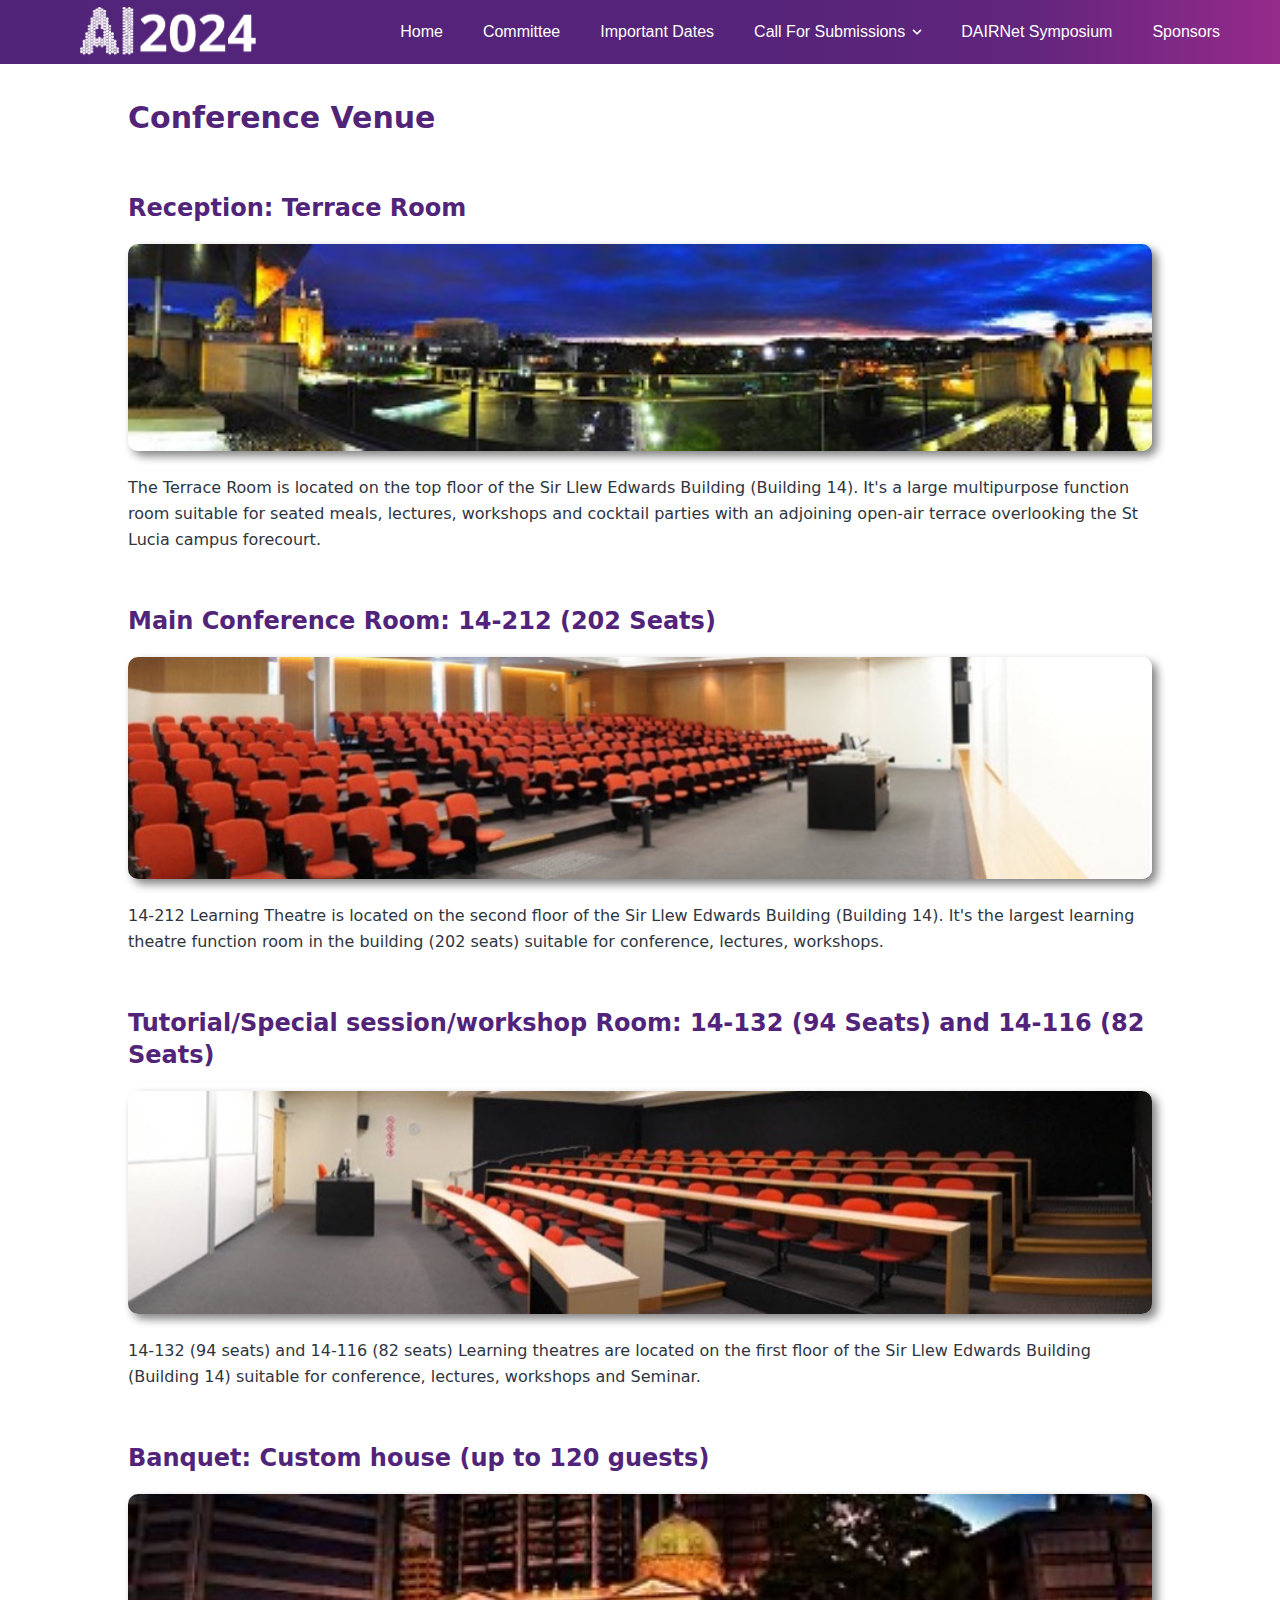
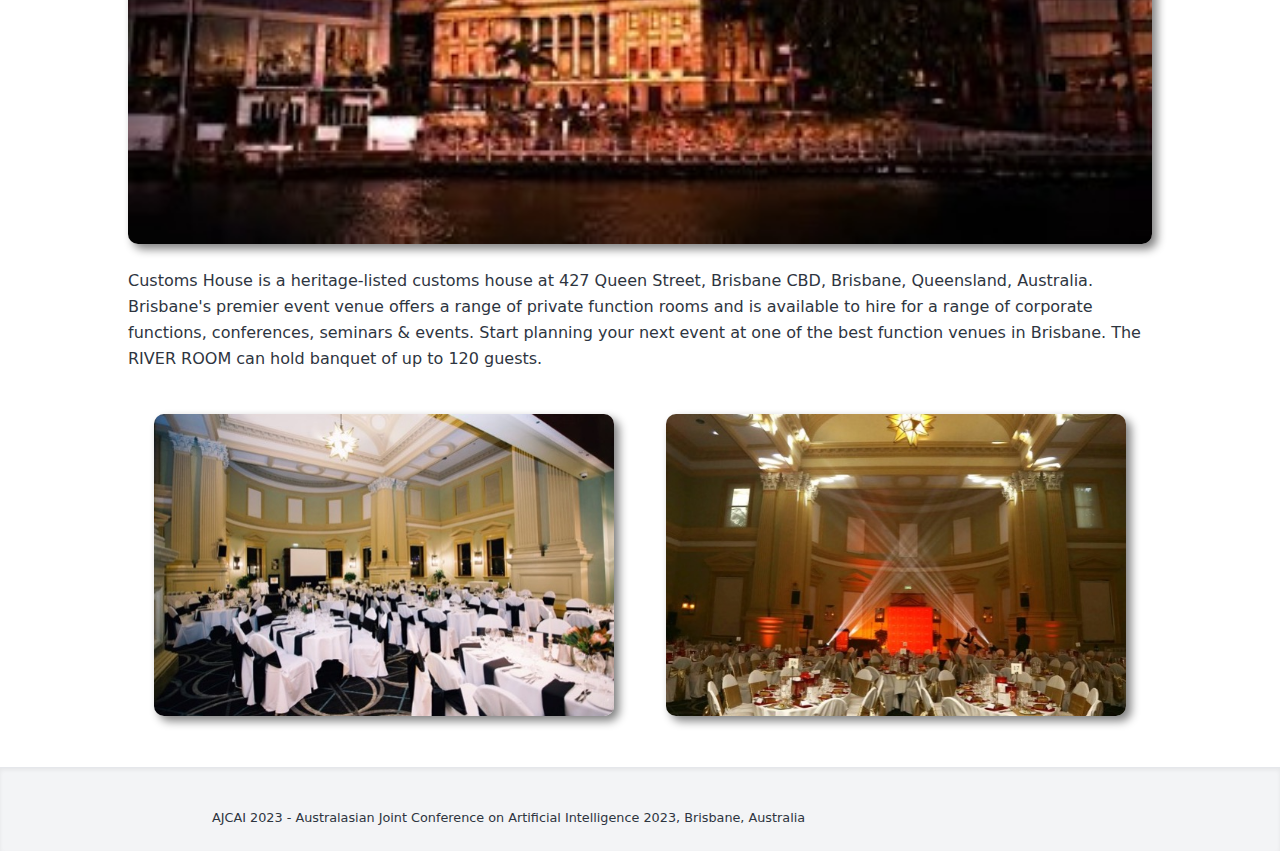
<file: 2024/conference_venue.html>
<!DOCTYPE html>
<html lang="en">
  <head>
    <meta charSet="utf-8"/>
    <meta http-equiv="x-ua-compatible" content="ie=edge"/>
    <meta name="viewport" content="width=device-width, initial-scale=1, shrink-to-fit=no, maximum-scale=1"/>

    <link rel = "stylesheet" type = 'text/css' href = './css/sub_common.css'/>
    <link rel = "icon" sizes ="32x32" href = './imgs/favicons/favicon-32x32.png' />
    <link rel = "icon" sizes ="192x192" href = './imgs/favicons/favicon-192x192.png' />
    <link rel = "apple-touch-icon" sizes ="180x180" href = './imgs/favicons/favicon-180x180.png' />
    
    <meta name="generator" content="Gatsby 4.3.0"/>
    <noscript>
      <style>
        .gatsby-image-wrapper noscript [data-main-image]{opacity:1!important}.gatsby-image-wrapper [data-placeholder-image]{opacity:0!important}
      </style>
    </noscript>
    <script type="module">
      const e="undefined"!=typeof HTMLImageElement&&"loading"in HTMLImageElement.prototype;
      e&&document.body.addEventListener("load",(function(e){if(void 0===e.target.dataset.mainImage)return;if(void 0===e.target.dataset.gatsbyImageSsr)return;const t=e.target;let a=null,n=t;for(;null===a&&n;)void 0!==n.parentNode.dataset.gatsbyImageWrapper&&(a=n.parentNode),n=n.parentNode;const o=a.querySelector("[data-placeholder-image]"),r=new Image;r.src=t.currentSrc,r.decode().catch((()=>{})).then((()=>{t.style.opacity=1,o&&(o.style.opacity=0,o.style.transition="opacity 500ms linear")}))}),!0);
    </script>
    <meta name="theme-color" content="#51247a"/>
    <script type = "text/javascript" src = './js/common.js'></script>

    <script type="text/javascript">
      window.onload=function(){
        changeMobileMenu('conferenceVenue');
      }
    </script>

    <title data-react-helmet="true">AJCAI 2023 - Brisbane, Australia</title>
  </head> 
  <body>
    <div id="___gatsby">
      <div style="outline:none" tabindex="-1" id="gatsby-focus-wrapper">
        <div class="w-full min-h-screen flex flex-col" data-is-root-path="true">
          <header>

<!-- Nav Bar -->
          <iframe id = 'menu' src = './top_menu.html' frameborder = '0' width = '100%' height = '64px' scrolling = 'auto' style = 'z-index: 999; position: fixed;' onmouseover="extentIframe()" onmouseleave="resetIframe()"></iframe>
<!-- End Of Nav Bar -->

          </header>
          <div class="w-full h-16">
          </div>
          <main class="w-full">
            <div class="global-wrapper pb-12" style="max-width:70rem" id="welcome">
              <header class="px-0 sm:px-7">

                <h2 class="pt-9 mb-5 font-titleFont text-3xl text-mainPurple font-extrabold">Conference Venue</h2>
                <h2 class="pt-9 mb-5 font-titleFont text-2xl text-mainPurple font-extrabold">Reception: Terrace Room</h2>
                <img src = './imgs/reception_room.jpg' class = 'j_venue_pic_screen j_attraction_mobile'>
                <p class = 'mb-4 mt-6' >
                  The Terrace Room is located on the top floor of the Sir Llew Edwards Building (Building 14). It's a large multipurpose function room suitable for seated meals, 
                  lectures, workshops and cocktail parties with an adjoining open-air terrace overlooking the St Lucia campus forecourt.
                </p>

                <h2 class="pt-9 mb-5 font-titleFont text-2xl text-mainPurple font-extrabold">Main Conference Room: 14-212 (202 Seats)</h2>
                <img src = './imgs/main_conference_room.jpg' class = 'j_venue_pic_screen j_attraction_mobile'>
                <p class = 'mb-4 mt-6' >
                  14-212 Learning Theatre is located on the second floor of the Sir Llew Edwards Building (Building 14). 
                  It's the largest learning theatre function room in the building (202 seats) suitable for conference, lectures, workshops.
                </p>

                <h2 class="pt-9 mb-5 font-titleFont text-2xl text-mainPurple font-extrabold">Tutorial/Special session/workshop Room: 14-132 (94 Seats) and 14-116 (82 Seats)</h2>
                <img src = './imgs/workshop_room.jpg' class = 'j_venue_pic_screen j_attraction_mobile'>
                <p class = 'mb-4 mt-6' >
                  14-132 (94 seats) and 14-116 (82 seats) Learning theatres are located on the first floor of the Sir Llew Edwards Building (Building 14) suitable for 
                  conference, lectures, workshops and Seminar.
                </p>

                <h2 class="pt-9 mb-5 font-titleFont text-2xl text-mainPurple font-extrabold">Banquet: Custom house (up to 120 guests)</h2>
                <img src = './imgs/banquet.jpg' class = 'j_venue_pic_screen j_attraction_mobile'>
                <p class = 'mb-4 mt-6' >
                  Customs House is a heritage-listed customs house at 427 Queen Street, Brisbane CBD, Brisbane, Queensland, Australia. 
                  Brisbane's premier event venue offers a range of private function rooms and is available to hire for a range of corporate functions, conferences, 
                  seminars & events. Start planning your next event at one of the best function venues in Brisbane. The RIVER ROOM can hold banquet of up to 120 guests. 
                </p>
                <img src = './imgs/banquet_1.jpg' class = 'j_venue_pic_screen_l j_attraction_mobile'>
                <img src = './imgs/banquet_2.jpg' class = 'j_venue_pic_screen_r j_attraction_mobile'>

              </header>
            </div>
          </main>
          <footer class="bg-gray-100 mt-auto bottom-0 border-t shadow-inner overflow-x-hidden">
            <div class="global-wrapper flex sm:block flex-col items-center md:items-start">
              <div class="flex flex-col py-2 px-6 lg:px-0">
                <!-- <div class="flex flex-wrap items-center gap-x-12 gap-y-4 mb-4 md:mb-8">
                  <div>
                    <p class="mb-5 font-semibold font-headingStyle tracking-semiWide">Silver Sponsors</p>
                    <div class="flex flex-wrap gap-x-12">
                      <a style="width:150px" class="mb-5 lg:mb-0 flex items-center" href="https://www.uq.edu.au/" target="_blank" rel="noreferrer">
                        <img style="height:38px;width:137.52px" src="./img/uq-logo-1f72447b9dba430953231ec89af646ba.svg" alt="UQ Logo"/>
                      </a>
                      <a style="width: 110px;" class="mb-5 lg:mb-0 flex items-center" href="https://ai.uq.edu.au/collaboratory" target="_blank" rel="noreferrer">
                        <img style="height:38px;width:137.52px" src="./img/UQAI_Collaboratory_purple_CMYK.png" alt="UQ AI Collaboratory Logo"/>
                      </a>
                    </div>
                  </div>
                  <div>
                    <p class="mb-5 font-semibold font-headingStyle tracking-semiWide">Bronze Sponsors</p>
                    <div class="flex flex-wrap gap-x-12">
                      <a style="width:170px" class="mb-5 lg:mb-0 flex items-center" href="https://www.springer.com/gp" target="_blank" rel="noreferrer">
                        <img style="height:40px;width:170px" src="/img/springer-logo.svg" alt="Springer Logo"/>
                      </a>
                      <a style="width:170px" class="mb-5 lg:mb-0 flex items-center" href="https://www.adelaide.edu.au/" target="_blank" rel="noreferrer">
                        <img style="height:40px; width:90.35px" src="/img/adelaide_logo.png" alt="The University Of Adelaide Logo">
                      </a>
                    </div>
                  </div>
                </div> -->
                <!-- <div class="mb-4 md:mb-6">
                  <p class="mb-3 font-semibold font-headingStyle tracking-semiWide">Supported by</p>
                  <div class="flex flex-wrap items-center gap-x-12">
                    <a style="width:150px" class="mb-5 lg:mb-0 flex items-center" href="https://www.acm.org/" target="_blank" rel="noreferrer">
                      <img style="height:55px;width:150px" src="/static/acm-logo-d6eaa6e77309046bc819da96f75d77bb.svg" alt="ACM Logo"/>
                    </a>
                    <a style="width:116.36px" class="mb-5 lg:mb-0 flex items-center" href="http://www.sigmm.org/" target="_blank" rel="noreferrer">
                      <img style="height:30px;width:116.36px" src="[data-uri]" alt="SIGMM Logo"/>
                    </a>
                  </div>
                </div> -->
              </div>
              <div class="flex flex-col-reverse md:flex-row px-6 lg:px-0 items-start justify-between w-full">
                <small class="">AJCAI 2023 - Australasian Joint Conference on Artificial Intelligence 2023, Brisbane, Australia</small>
                <!-- <small class="mb-3 md:mb-0"><a class="hover:underline" href="https://www.springernature.com/gp/authors/book-authors-code-of-conduct#:~:text=Springer%20Nature%20Code%20of%20Conduct,of%20Conduct%20for%20Book%20Authors.&text=Results%20should%20be%20presented%20clearly,including%20image%2Dbased%20manipulation" target="_blank" rel="noreferrer">Code of Conduct</a></small> -->
              </div>
              <!-- <div>
                <small>Image credit: <a href="https://commons.wikimedia.org/wiki/File:Brisbane_Sign_and_Skyline_of_Brisbane_CBD,_Queensland_in_Feb_2020.jpg">Kgbo</a>, <a href="https://creativecommons.org/licenses/by-sa/4.0">CC BY-SA 4.0</a>, via Wikimedia Commons</small>
              </div> -->
              <!-- <div>
                <small>Designed by: <a href="https://github.com/JesseYang0528" style = "text-decoration: underline;">Hao Yang (Jesse Yang)</a></small>
              </div> -->
              <!-- <div class="flex flex-col-reverse md:flex-row px-6 lg:px-0 items-start justify-between w-full">
                <small class = "j_extra_pt">Website built by: <a href="https://github.com/JesseYang0528" style = "text-decoration: underline;">Hao Yang (Jesse Yang)</a>, <a href="https://github.com/bybeye" style = "text-decoration: underline;">Yingbin Bai (Edward Bai)</a></small>
              </div> -->
            </div>
          </footer>
        </div>
      </div>
      <div id="gatsby-announcer" style="position:absolute;top:0;width:1px;height:1px;padding:0;overflow:hidden;clip:rect(0, 0, 0, 0);white-space:nowrap;border:0" aria-live="assertive" aria-atomic="true">
      </div>
    </div>
    <script async="" src="https://www.googletagmanager.com/gtag/js?id=G-XSX58G49PD">
    </script>
    <script>      
          if(true) {
            window.dataLayer = window.dataLayer || [];
            function gtag(){window.dataLayer && window.dataLayer.push(arguments);}
            gtag('js', new Date());

            gtag('config', 'G-XSX58G49PD', {"send_page_view":false});
          }
    </script>
    <script id="gatsby-script-loader">/*<![CDATA[*/window.pagePath="/";/*]]>*/</script>
    <script id="gatsby-chunk-mapping">
    /*<![CDATA[*/window.___chunkMapping={"polyfill":["/polyfill-1c9788fca0f90abb50c3.js"],"app":["/app-a59b4b6740a68aeefd26.js"],"component---src-pages-404-js":["/component---src-pages-404-js-3d51b459a80f969a4f66.js"],"component---src-pages-gather-town-js":["/component---src-pages-gather-town-js-20a5b8eb4f529ec02e4a.js"],"component---src-pages-index-js":["/component---src-pages-index-js-8a4adfc3136c188f7d4d.js"],"component---src-pages-organisation-js":["/component---src-pages-organisation-js-d897b29f4c76da418e8b.js"],"component---src-pages-phd-school-js":["/component---src-pages-phd-school-js-342a122469920c419385.js"],"component---src-pages-program-at-a-glance-js":["/component---src-pages-program-at-a-glance-js-f09b822ffe2455eef479.js"],"component---src-pages-program-js":["/component---src-pages-program-js-3fe28d1a2f210ef0ff80.js"],"component---src-pages-sponsors-js":["/component---src-pages-sponsors-js-e9c839fba1b21aac6ebf.js"],"component---src-templates-article-js":["/component---src-templates-article-js-7fa23b91346b8acf9bb1.js"]};/*]]>*/
    </script>
    <script>
      function show_mobile_nav()
      {
        var current_class = document.getElementById('mobile_menu').className;
        if (current_class == 'hidden')
        {
          document.getElementById('mobile_menu').setAttribute('class', 'md:hidden');
          document.getElementById('menu_icon_1').setAttribute('class', 'hidden h-6 w-6');
          document.getElementById('menu_icon_2').setAttribute('class', 'block h-6 w-6');
        }
        else
        {
          document.getElementById('mobile_menu').setAttribute('class', 'hidden');
          document.getElementById('menu_icon_1').setAttribute('class', 'block h-6 w-6');
          document.getElementById('menu_icon_2').setAttribute('class', 'hidden h-6 w-6');
        }
      }
    </script>
  </body>
</html>
</file>
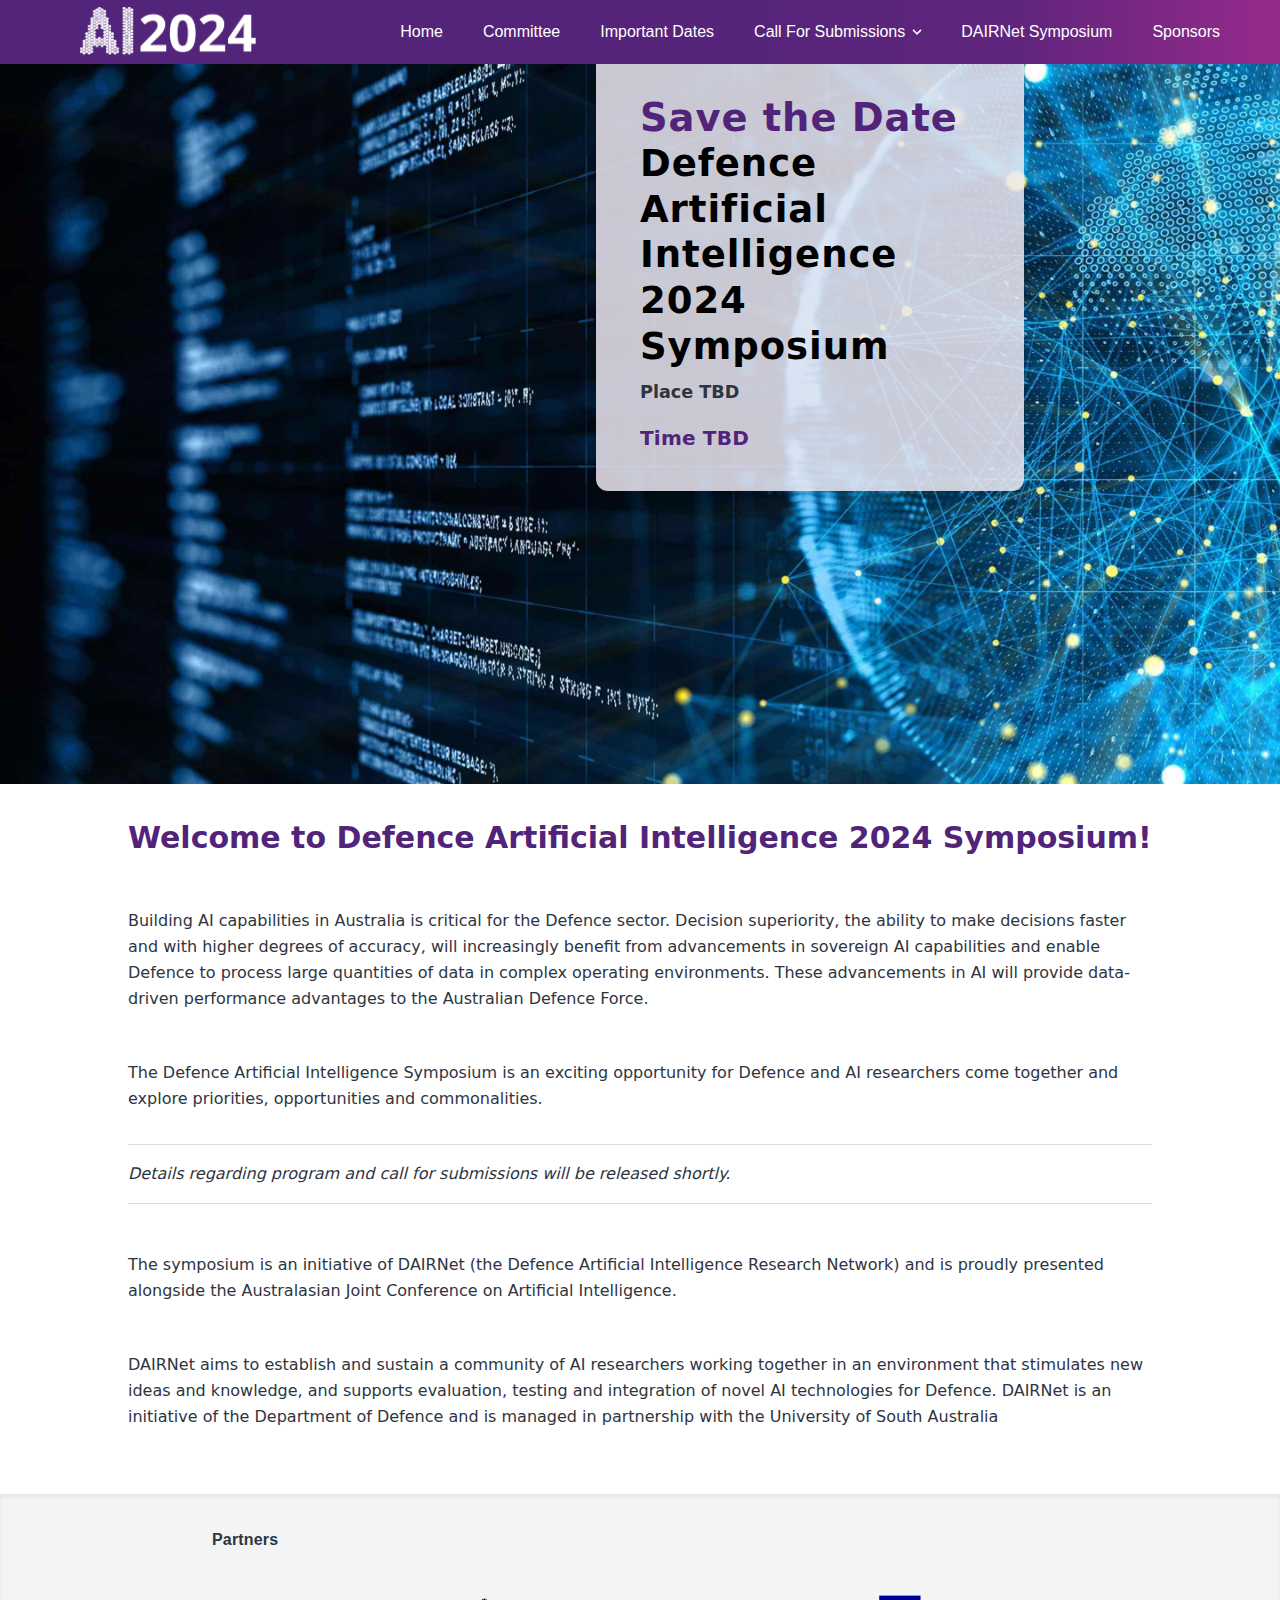
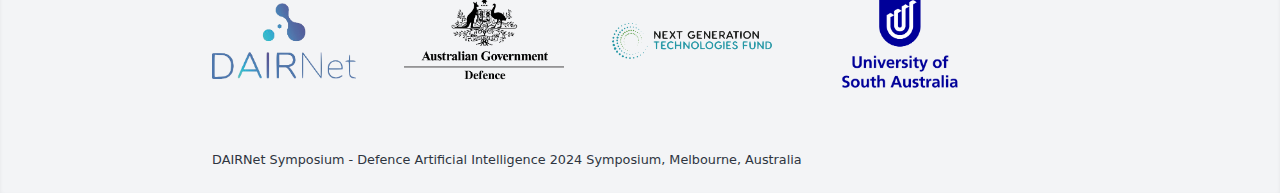
<file: 2024/dairnet.html>
<!DOCTYPE html>
<html lang="en">
  <head>
    <meta charSet="utf-8"/>
    <meta http-equiv="x-ua-compatible" content="ie=edge"/>
    <meta name="viewport" content="width=device-width, initial-scale=1, shrink-to-fit=no, maximum-scale=1"/>

    <link rel = "stylesheet" type = 'text/css' href = './css/sub_common.css'/>
    <link rel = "icon" sizes ="32x32" href = './imgs/favicons/favicon-32x32.png' />
    <link rel = "icon" sizes ="192x192" href = './imgs/favicons/favicon-192x192.png' />
    <link rel = "apple-touch-icon" sizes ="180x180" href = './imgs/favicons/favicon-180x180.png' />
    
    <meta name="generator" content="Gatsby 4.3.0"/>
    <noscript>
      <style>
        .gatsby-image-wrapper noscript [data-main-image]{opacity:1!important}.gatsby-image-wrapper [data-placeholder-image]{opacity:0!important}
      </style>
    </noscript>
    <script type="module">
      const e="undefined"!=typeof HTMLImageElement&&"loading"in HTMLImageElement.prototype;
      e&&document.body.addEventListener("load",(function(e){if(void 0===e.target.dataset.mainImage)return;if(void 0===e.target.dataset.gatsbyImageSsr)return;const t=e.target;let a=null,n=t;for(;null===a&&n;)void 0!==n.parentNode.dataset.gatsbyImageWrapper&&(a=n.parentNode),n=n.parentNode;const o=a.querySelector("[data-placeholder-image]"),r=new Image;r.src=t.currentSrc,r.decode().catch((()=>{})).then((()=>{t.style.opacity=1,o&&(o.style.opacity=0,o.style.transition="opacity 500ms linear")}))}),!0);
    </script>
    <meta name="theme-color" content="#51247a"/>
    <script type = "text/javascript" src = './js/common.js'></script>

    <script type="text/javascript">
      window.onload=function(){
        changeMobileMenu('dairnet');
      }
    </script>

    <title data-react-helmet="true">DAIRNet Symposium - Melbourne, Australia</title>
  </head>
  <body>
    <div id="___gatsby">
      <div style="outline:none" tabindex="-1" id="gatsby-focus-wrapper">
        <div class="w-full min-h-screen flex flex-col" data-is-root-path="true">

<!-- Nav Bar -->
        <iframe id = 'menu' src = './top_menu.html' frameborder = '0' width = '100%' height = '64px' scrolling = 'auto' style = 'z-index: 999; position: fixed;' onmouseover = "extentIframe()" onmouseleave="resetIframe()"></iframe>
<!-- End Of Nav Bar -->

          <div class="w-full h-16">
          </div>
          <main class="w-full">
            <div>
              <div class="hidden md:block" style="position:relative;min-height:min(calc(100vw * 9 / 16), 100vh);max-height:100vh;overflow:hidden">
                <div data-gatsby-image-wrapper="" style="position:absolute;z-index:-2;top:50%;left:50%;transform:translate(-50%, -50%);min-width:100%;min-height:100%;width:auto;height:auto" class="gatsby-image-wrapper">
                  <div aria-hidden="true" style="padding-top:56.25%">
                  </div>
                  <img aria-hidden="true" data-placeholder-image="" style="opacity:1; transition:opacity 500ms linear" src="./imgs/dairnet.jpg" alt="Southbank skyline"/>
                </div>
                <div class="pl-11 pr-4 py-8 rounded-b-xl shadow-lg w-87" style="position:absolute;top:0%;right:20%;background-color:rgba(236, 231, 241, 0.85); padding-right: 2.75rem; width: 26.75rem;">
                  <h1 class="mb-2 relative font_titleFont text-black font-extrabold tracking-wide text-titleBig leading-titleBig"><span class="text-mainPurple">Save the Date</span><br/><span style = 'font-size: 37px;'>Defence Artificial Intelligence 2024 Symposium</span></h1>
                  <p class="mb-4 font-semibold text-titleSmall"><!-- Sir Llew Edwards Building, 132 Lecture Theatre (14 – 132), The University of Queensland, Australia -->Place TBD</p>
                  <p class="mb-1 font-bold text-mainPurple text-titleMedium tracking-semiWide" style = 'font-size: 20px;'><!-- 9:00 - 16:30 (AEST) 27<sup>th</sup> Nov, 2024 -->Time TBD</p>
                  <!-- <a title="Learn More.." class="font-semibold text-titleSmall hover:underline text-mainPurple" href="#welcome">Learn More.</a> -->
                </div>
              </div>
              <div class = 'md:hidden'>
                <div class = 'global-wrapper pt-9 bg-purple-50'>
                  <div class = 'flex flex-col items-center'>
                    <h1 class="mb-2 w-87 relative font-titleFont text-black font-extrabold tracking-wide text-titleBig leading-titleBig text-center" style = "width: 21rem;">
                    <span class="text-mainPurple">Save the Date</span> <br />Defence Artificial Intelligence 2024 Symposium</h1>
                    <p class="mb-4 font-semibold text-titleSmall">The University of Queensland, Australia</p>
                    <p class="mb-1 font-bold text-mainPurple text-titleMedium tracking-semiWide" style = 'font-size: 20px;'>9:00 - 16:30 (AEST) 27<sup>th</sup> Nov, 2024</p>
                    <div class="flex space-x-2 mb-7 h-7"></div>
                  </div>
                </div>
                <div data-gatsby-image-wrapper="" class="gatsby-image-wrapper gatsby-image-wrapper-constrained h-50 m-0 w-full top-0 left-0">
                  <div style="max-width:1920px;display:block">
                    <img alt="" role="presentation" aria-hidden="true" src="./imgs/dairnet.jpg" style="max-width:100%;display:block;position:static" />
                  </div>
                </div>
              </div>
            </div>
            <div class="global-wrapper pb-12" style="max-width:70rem" id="welcome">
              <header class="px-0 sm:px-7">
                <h2 id = 'welcome' class="pt-9 mb-5 font-titleFont text-3xl text-mainPurple font-extrabold">Welcome to Defence Artificial Intelligence 2024 Symposium!</h2>
                <p class = "mb-4 pt-8">
                  Building AI capabilities in Australia is critical for the Defence sector. Decision superiority, the ability to make decisions faster and with higher degrees of accuracy, 
                  will increasingly benefit from advancements in sovereign AI capabilities and enable Defence to process large quantities of data in complex operating environments. 
                  These advancements in AI will provide data-driven performance advantages to the Australian Defence Force.
                </p>
                <p class="mb-4 pt-8">
                  The Defence Artificial Intelligence Symposium is an exciting opportunity for Defence and AI researchers come together and explore priorities, opportunities and commonalities.
                </p>
                <hr class = "mt-8">
                <p class="mb-4 mt-4" style = "font-style: italic;">
                  Details regarding program and call for submissions will be released shortly.
                </p>
                <hr class="mb-4">
                <p class="mb-4 pt-8">
                  The symposium is an initiative of DAIRNet (the Defence Artificial Intelligence Research Network) and is proudly presented alongside the Australasian Joint Conference on Artificial Intelligence.
                </p>
                <p class="mb-4 pt-8">
                  DAIRNet aims to establish and sustain a community of AI researchers working together in an environment that stimulates new ideas and knowledge, and supports evaluation, 
                  testing and integration of novel AI technologies for Defence. DAIRNet is an initiative of the Department of Defence and is managed in partnership with the University of South Australia
                </p>

          <!--       <h2 class="pt-9 mb-5 font-titleFont text-3xl text-mainPurple font-extrabold">Defence AI Symposium Presenters and Panel</h2> -->

          <!--       <\!-- CDRE Stu Watters -\-> -->
          <!--       <div class="flex sm:block flex-col items-center"> -->
          <!--         <\!-- <h2 class="text-2xl font-bold mt-4 sm:mt-6 text-center sm:text-left pl-0 sm:pl-4 pb-2 mb-6  text-mainPurple border-b border-gray-200 font-headingStyle tracking-semiWide">Exploring Online Social Networks: Graph Algorithms and Systems</h2> -\-> -->
          <!--         <div class="flex flex-row justify-center sm:justify-start flex-wrap"> -->
          <!--           <a class="mr-0 mb-3 md:mb-0 px-0 sm:px-3 pt-3 flex flex-col items-center sm:rounded-lg" style="width:100%" href="#" target="_blank" rel="noreferrer"> -->
          <!--             <div style="width:150px;height:150px"> -->
          <!--               <div data-gatsby-image-wrapper="" class="gatsby-image-wrapper gatsby-image-wrapper-constrained rounded-lg"> -->
          <!--                 <div style="max-width:500px;display:block"> -->
          <!--                   <img alt="" role="presentation" aria-hidden="true" src="data:image/svg+xml;charset=utf-8,%3Csvg height=&#x27;500&#x27; width=&#x27;500&#x27; xmlns=&#x27;http://www.w3.org/2000/svg&#x27; version=&#x27;1.1&#x27;%3E%3C/svg%3E" style="max-width:100%;display:block;position:static"/> -->
          <!--                 </div> -->
          <!--                 <img aria-hidden="true" data-placeholder-image="" style="opacity:1;transition:opacity 500ms linear" decoding="async" src="./imgs/portraits/david_clyde.png" alt=""/> -->
          <!--               </div> -->
          <!--             </div> -->
          <!--             <p class="text-xl font-bold mt-6 mb-2 text-center leading-6"> -->
          <!--               GPCAPT David Clyde -->
          <!--             </p> -->
          <!--             <p class="mb-2 text-orgSmall text-gray-700 leading-5 text-center"> -->
          <!--               Joint Capability Group -->
          <!--             </p> -->
          <!--           </a> -->
          <!--         </div> -->
          <!--       </div> -->
          <!--       <\!-- Abstract and Bio -\-> -->
          <!--       <div class="flex sm:block flex-col items-center"> -->
          <!--         <div class="flex flex-row justify-center flex-wrap"> -->
          <!--             <p class = "mb-4 text-center"> -->
          <!--               Assurance of AI systems to enable trusted decision support -->
          <!--             </p> -->
          <!--         </div> -->
          <!--         <h2 class="text-xl font-bold mt-4 sm:mt-6 text-center pl-0 sm:pl-4 pb-2 mb-6 border-b border-gray-200 font-headingStyle tracking-semiWide"></h2> -->
          <!--       </div> -->

          <!--       <\!-- Dr Kate Devitt -\-> -->
          <!--       <div class="flex sm:block flex-col items-center"> -->
          <!--         <\!-- <h2 class="text-2xl font-bold mt-4 sm:mt-6 text-center sm:text-left pl-0 sm:pl-4 pb-2 mb-6  text-mainPurple border-b border-gray-200 font-headingStyle tracking-semiWide">Exploring Online Social Networks: Graph Algorithms and Systems</h2> -\-> -->
          <!--         <div class="flex flex-row justify-center sm:justify-start flex-wrap"> -->
          <!--           <a class="mr-0 mb-3 md:mb-0 px-0 sm:px-3 pt-3 flex flex-col items-center sm:rounded-lg" style="width:100%" href="https://www.linkedin.com/in/skdevitt/" target="_blank" rel="noreferrer"> -->
          <!--             <div style="width:150px;height:150px"> -->
          <!--               <div data-gatsby-image-wrapper="" class="gatsby-image-wrapper gatsby-image-wrapper-constrained rounded-lg"> -->
          <!--                 <div style="max-width:500px;display:block"> -->
          <!--                   <img alt="" role="presentation" aria-hidden="true" src="data:image/svg+xml;charset=utf-8,%3Csvg height=&#x27;500&#x27; width=&#x27;500&#x27; xmlns=&#x27;http://www.w3.org/2000/svg&#x27; version=&#x27;1.1&#x27;%3E%3C/svg%3E" style="max-width:100%;display:block;position:static"/> -->
          <!--                 </div> -->
          <!--                 <img aria-hidden="true" data-placeholder-image="" style="opacity:1;transition:opacity 500ms linear" decoding="async" src="./imgs/portraits/kate_devitt.png" alt=""/> -->
          <!--               </div> -->
          <!--             </div> -->
          <!--             <p class="text-xl font-bold mt-6 mb-2 text-center leading-6"> -->
          <!--               Dr Kate Devitt -->
          <!--             </p> -->
          <!--             <p class="mb-2 text-orgSmall text-gray-700 leading-5 text-center"> -->
          <!--               University of Queensland -->
          <!--             </p> -->
          <!--           </a> -->
          <!--         </div> -->
          <!--       </div> -->
          <!--       <\!-- Abstract and Bio -\-> -->
          <!--       <div class="flex sm:block flex-col items-center"> -->
          <!--         <\!-- <h2 class="text-xl font-bold mt-4 sm:mt-6 text-center sm:text-left pl-0 sm:pl-4 pb-2 mb-6  text-mainPurple border-b border-gray-200 font-headingStyle tracking-semiWide">Abstract</h2> -\-> -->
          <!--         <div class="flex flex-row justify-center flex-wrap"> -->
          <!--             <p class = "mb-4 text-center"> -->
          <!--               Bad, mad and cooked: Moral responsibility for civilian harms in human-AI military teams -->
          <!--             </p> -->
          <!--         </div> -->
          <!--         <h2 class="text-xl font-bold mt-4 sm:mt-6 text-center pl-0 sm:pl-4 pb-2 mb-6 font-headingStyle tracking-semiWide">Biography</h2> -->
          <!--         <div class="flex flex-row justify-center sm:justify-start flex-wrap"> -->
          <!--             <p class = "mb-4"> -->
          <!--               Kate Devitt is a specialist in building trustworthy robotics, autonomous systems, and artificial Intelligence (RAS-AI) in both military and civilian domains.  -->
          <!--               She has a PhD philosophy (epistemology, applied ethics) and graduate certificate in cognitive science from Rutgers University NJ USA and a BA (Hons) Melbourne University.  -->
          <!--               2020-2024 Kate was Chief Scientist of Trusted Autonomous Systems Defence CRC where she led the Ethics, Law and Assurance Activity and Queensland industry-led projects.  -->
          <!--               2018-2021 she was a social and ethical robotics researcher Defence Science & Technology Group. Kate is currently a Strategic AI Advisor to the Queensland Government,  -->
          <!--               Adjunct Professor QUT Centre for Robotics and Adjunct Associate Professor Human-Centred Computing, ITEE, UQ. She is a Fellow of the Australian Security Leaders Climate  -->
          <!--               Group. Kate is one of '100 Brilliant Women AI Ethics 2024' and '50 Women in Robotics You Need to Know About 2021' -->
          <!--             </p> -->
          <!--         </div> -->
          <!--         <h2 class="text-xl font-bold mt-4 sm:mt-6 text-center pl-0 sm:pl-4 pb-2 mb-6 border-b border-gray-200 font-headingStyle tracking-semiWide"></h2> -->
          <!--       </div> -->

          <!--       <\!-- Dr Zena Assaad -\-> -->
          <!--       <div class="flex sm:block flex-col items-center"> -->
          <!--         <\!-- <h2 class="text-2xl font-bold mt-4 sm:mt-6 text-center sm:text-left pl-0 sm:pl-4 pb-2 mb-6  text-mainPurple border-b border-gray-200 font-headingStyle tracking-semiWide">Exploring Online Social Networks: Graph Algorithms and Systems</h2> -\-> -->
          <!--         <div class="flex flex-row justify-center sm:justify-start flex-wrap"> -->
          <!--           <a class="mr-0 mb-3 md:mb-0 px-0 sm:px-3 pt-3 flex flex-col items-center sm:rounded-lg" style="width:100%" href="https://www.linkedin.com/in/dr-zena-assaad" target="_blank" rel="noreferrer"> -->
          <!--             <div style="width:150px;height:150px"> -->
          <!--               <div data-gatsby-image-wrapper="" class="gatsby-image-wrapper gatsby-image-wrapper-constrained rounded-lg"> -->
          <!--                 <div style="max-width:500px;display:block"> -->
          <!--                   <img alt="" role="presentation" aria-hidden="true" src="data:image/svg+xml;charset=utf-8,%3Csvg height=&#x27;500&#x27; width=&#x27;500&#x27; xmlns=&#x27;http://www.w3.org/2000/svg&#x27; version=&#x27;1.1&#x27;%3E%3C/svg%3E" style="max-width:100%;display:block;position:static"/> -->
          <!--                 </div> -->
          <!--                 <img aria-hidden="true" data-placeholder-image="" style="opacity:1;transition:opacity 500ms linear" decoding="async" src="./imgs/portraits/zena_assaad.jpeg" alt=""/> -->
          <!--               </div> -->
          <!--             </div> -->
          <!--             <p class="text-xl font-bold mt-6 mb-2 text-center leading-6"> -->
          <!--               Dr Zena Assaad -->
          <!--             </p> -->
          <!--             <p class="mb-2 text-orgSmall text-gray-700 leading-5 text-center"> -->
          <!--               Australian National University -->
          <!--             </p> -->
          <!--           </a> -->
          <!--         </div> -->
          <!--       </div> -->
          <!--       <\!-- Abstract and Bio -\-> -->
          <!--       <div class="flex sm:block flex-col items-center"> -->
          <!--         <\!-- <h2 class="text-xl font-bold mt-4 sm:mt-6 text-center sm:text-left pl-0 sm:pl-4 pb-2 mb-6  text-mainPurple border-b border-gray-200 font-headingStyle tracking-semiWide">Abstract</h2> -\-> -->
          <!--         <div class="flex flex-row justify-center flex-wrap"> -->
          <!--             <p class = "mb-4 text-center"> -->
          <!--               Navigating trust in AI-enabled systems -->
          <!--             </p> -->
          <!--         </div> -->
          <!--         <h2 class="text-xl font-bold mt-4 sm:mt-6 text-center pl-0 sm:pl-4 pb-2 mb-6 font-headingStyle tracking-semiWide">Biography</h2> -->
          <!--         <div class="flex flex-row justify-center sm:justify-start flex-wrap"> -->
          <!--             <p class = "mb-4"> -->
          <!--               Dr Zena Assaad completed a Bachelors Degree and PhD in Aerospace Engineering. She is currently a senior research fellow in the School of Engineering at the Australian  -->
          <!--               National University and is also a Trusted Autonomous Systems fellow and an Australian Army Research Centre fellow. Her research explores the safety of human-machine  -->
          <!--               teaming and assurance of robotics, autonomous systems and AI. Dr Assaad is also the founder and chair of the Australian national community of practice for UAS and AAM  -->
          <!--               research. Dr Assaad received the 2024 Asia Pacific Women in AI Award for Defence and Intelligence and was named one of the '"100 Brilliant women in AI Ethics" for 2024  -->
          <!--               as a result of her work around safety and assurance of AI. She is also the co-host and co-producer of the Algorithmic Futures podcast, which explores the work needed  -->
          <!--               to successfully design technology and policy for an uncertain future. -->
          <!--             </p> -->
          <!--         </div> -->
          <!--         <h2 class="text-xl font-bold mt-4 sm:mt-6 text-center pl-0 sm:pl-4 pb-2 mb-6 border-b border-gray-200 font-headingStyle tracking-semiWide"></h2> -->
          <!--       </div> -->

          <!--       <\!-- Prof Tim Miller -\-> -->
          <!--       <div class="flex sm:block flex-col items-center"> -->
          <!--         <\!-- <h2 class="text-2xl font-bold mt-4 sm:mt-6 text-center sm:text-left pl-0 sm:pl-4 pb-2 mb-6  text-mainPurple border-b border-gray-200 font-headingStyle tracking-semiWide">Exploring Online Social Networks: Graph Algorithms and Systems</h2> -\-> -->
          <!--         <div class="flex flex-row justify-center sm:justify-start flex-wrap"> -->
          <!--           <a class="mr-0 mb-3 md:mb-0 px-0 sm:px-3 pt-3 flex flex-col items-center sm:rounded-lg" style="width:100%" href="https://twitter.com/tmiller_uq" target="_blank" rel="noreferrer"> -->
          <!--             <div style="width:150px;height:150px"> -->
          <!--               <div data-gatsby-image-wrapper="" class="gatsby-image-wrapper gatsby-image-wrapper-constrained rounded-lg"> -->
          <!--                 <div style="max-width:500px;display:block"> -->
          <!--                   <img alt="" role="presentation" aria-hidden="true" src="data:image/svg+xml;charset=utf-8,%3Csvg height=&#x27;500&#x27; width=&#x27;500&#x27; xmlns=&#x27;http://www.w3.org/2000/svg&#x27; version=&#x27;1.1&#x27;%3E%3C/svg%3E" style="max-width:100%;display:block;position:static"/> -->
          <!--                 </div> -->
          <!--                 <img aria-hidden="true" data-placeholder-image="" style="opacity:1;transition:opacity 500ms linear" decoding="async" src="./imgs/portraits/tim_miller.png" alt=""/> -->
          <!--               </div> -->
          <!--             </div> -->
          <!--             <p class="text-xl font-bold mt-6 mb-2 text-center leading-6"> -->
          <!--               Prof Tim Miller -->
          <!--             </p> -->
          <!--             <p class="mb-2 text-orgSmall text-gray-700 leading-5 text-center"> -->
          <!--               University of Queensland -->
          <!--             </p> -->
          <!--           </a> -->
          <!--         </div> -->
          <!--       </div> -->
          <!--       <\!-- Abstract and Bio -\-> -->
          <!--       <div class="flex sm:block flex-col items-center"> -->
          <!--         <\!-- <h2 class="text-xl font-bold mt-4 sm:mt-6 text-center sm:text-left pl-0 sm:pl-4 pb-2 mb-6  text-mainPurple border-b border-gray-200 font-headingStyle tracking-semiWide">Abstract</h2> -\-> -->
          <!--         <div class="flex flex-row justify-center flex-wrap"> -->
          <!--             <p class = "mb-4 text-center"> -->
          <!--               Explainable AI is dead! Long live Explainable AI -->
          <!--             </p> -->
          <!--         </div> -->
          <!--         <h2 class="text-xl font-bold mt-4 sm:mt-6 text-center pl-0 sm:pl-4 pb-2 mb-6 font-headingStyle tracking-semiWide">Biography</h2> -->
          <!--         <div class="flex flex-row justify-center sm:justify-start flex-wrap"> -->
          <!--             <p class = "mb-4"> -->
          <!--               Tim Miller is a professor of artificial intelligence in the School of Electrical Engineering and Computer Science at The University of Queensland, Brisbane, Australia.  -->
          <!--               His primary area of expertise is in artificial intelligence, with particular emphasis on: human-AI interaction; AI-assisted decision support; explainable AI (XAI);  -->
          <!--               and reasoning about action and knowledge. His work is at the intersection of artificial intelligence, interaction design, and cognitive science/psychology, bringing  -->
          <!--               in models of decision making and interaction from other fields to build more human-centred AI systems. His applied work has been in several areas including defence,  -->
          <!--               health, and finance. Prior to his appointment at The University of Queensland, he was a professor of computer science at The University of Melbourne, where he was  -->
          <!--               founding co-director of The Centre for AI and Digital Ethics. -->
          <!--             </p> -->
          <!--         </div> -->
          <!--         <h2 class="text-xl font-bold mt-4 sm:mt-6 text-center pl-0 sm:pl-4 pb-2 mb-6 border-b border-gray-200 font-headingStyle tracking-semiWide"></h2> -->
          <!--       </div> -->

          <!--       <\!-- Dr/Prof Liming Zhu -\-> -->
          <!--       <div class="flex sm:block flex-col items-center"> -->
          <!--         <\!-- <h2 class="text-2xl font-bold mt-4 sm:mt-6 text-center sm:text-left pl-0 sm:pl-4 pb-2 mb-6  text-mainPurple border-b border-gray-200 font-headingStyle tracking-semiWide">Exploring Online Social Networks: Graph Algorithms and Systems</h2> -\-> -->
          <!--         <div class="flex flex-row justify-center sm:justify-start flex-wrap"> -->
          <!--           <a class="mr-0 mb-3 md:mb-0 px-0 sm:px-3 pt-3 flex flex-col items-center sm:rounded-lg" style="width:100%" href="https://people.csiro.au/Z/L/Liming-Zhu" target="_blank" rel="noreferrer"> -->
          <!--             <div style="width:150px;height:150px"> -->
          <!--               <div data-gatsby-image-wrapper="" class="gatsby-image-wrapper gatsby-image-wrapper-constrained rounded-lg"> -->
          <!--                 <div style="max-width:500px;display:block"> -->
          <!--                   <img alt="" role="presentation" aria-hidden="true" src="data:image/svg+xml;charset=utf-8,%3Csvg height=&#x27;500&#x27; width=&#x27;500&#x27; xmlns=&#x27;http://www.w3.org/2000/svg&#x27; version=&#x27;1.1&#x27;%3E%3C/svg%3E" style="max-width:100%;display:block;position:static"/> -->
          <!--                 </div> -->
          <!--                 <img aria-hidden="true" data-placeholder-image="" style="opacity:1;transition:opacity 500ms linear" decoding="async" src="./imgs/portraits/liming_zhu.jpeg" alt=""/> -->
          <!--               </div> -->
          <!--             </div> -->
          <!--             <p class="text-xl font-bold mt-6 mb-2 text-center leading-6"> -->
          <!--               Dr/Prof Liming Zhu -->
          <!--             </p> -->
          <!--             <p class="mb-2 text-orgSmall text-gray-700 leading-5 text-center"> -->
          <!--               DATA61 CSIRO -->
          <!--             </p> -->
          <!--           </a> -->
          <!--         </div> -->
          <!--       </div> -->
          <!--       <\!-- Abstract and Bio -\-> -->
          <!--       <div class="flex sm:block flex-col items-center"> -->
          <!--         <\!-- <h2 class="text-xl font-bold mt-4 sm:mt-6 text-center sm:text-left pl-0 sm:pl-4 pb-2 mb-6  text-mainPurple border-b border-gray-200 font-headingStyle tracking-semiWide">Abstract</h2> -\-> -->
          <!--         <div class="flex flex-row justify-center flex-wrap"> -->
          <!--             <p class = "mb-4 text-center"> -->
          <!--               Frontier AI in Defence: From AI Governance to AI Safety -->
          <!--             </p> -->
          <!--         </div> -->
          <!--         <h2 class="text-xl font-bold mt-4 sm:mt-6 text-center pl-0 sm:pl-4 pb-2 mb-6 font-headingStyle tracking-semiWide">Biography</h2> -->
          <!--         <div class="flex flex-row justify-center sm:justify-start flex-wrap"> -->
          <!--             <p class = "mb-4"> -->
          <!--               Dr/Prof Liming Zhu is a Research Director at CSIRO’s Data61 and a conjoint full professor at the University of New South Wales (UNSW). He is the chairperson of Standards Australia’s  -->
          <!--               blockchain committee and contributes to the AI trustworthiness committee. He is a member of the OECD.AI expert group on AI Risks and Accountability, as well as a member of the  -->
          <!--               Responsible AI at Scale think tank at Australia’s National AI Centre. His research program innovates in the areas of AI/ML systems, responsible/ethical AI, software engineering,  -->
          <!--               blockchain, regulation technology, quantum software, privacy and cybersecurity. He has published over 300 papers on software architecture, blockchain, governance and responsible  -->
          <!--               AI. He delivered the keynote “Software Engineering as the Linchpin of Responsible AI” at the International Conference on Software Engineering (ICSE) 2024. His two upcoming books  -->
          <!--               “Responsible AI: Best Practices for Creating Trustworthy AI Systems” will be published by Addison Wesley in 2024. -->
          <!--             </p> -->
          <!--         </div> -->
          <!--         <h2 class="text-xl font-bold mt-4 sm:mt-6 text-center pl-0 sm:pl-4 pb-2 mb-6 border-b border-gray-200 font-headingStyle tracking-semiWide"></h2> -->
          <!--       </div> -->

          <!--       <\!-- Professor Hussein Abbass -\-> -->
          <!--       <div class="flex sm:block flex-col items-center"> -->
          <!--         <\!-- <h2 class="text-2xl font-bold mt-4 sm:mt-6 text-center sm:text-left pl-0 sm:pl-4 pb-2 mb-6  text-mainPurple border-b border-gray-200 font-headingStyle tracking-semiWide">Exploring Online Social Networks: Graph Algorithms and Systems</h2> -\-> -->
          <!--         <div class="flex flex-row justify-center sm:justify-start flex-wrap"> -->
          <!--           <a class="mr-0 mb-3 md:mb-0 px-0 sm:px-3 pt-3 flex flex-col items-center sm:rounded-lg" style="width:100%" href="https://research.unsw.edu.au/people/professor-hussein-abbass" target="_blank" rel="noreferrer"> -->
          <!--             <div style="width:150px;height:150px"> -->
          <!--               <div data-gatsby-image-wrapper="" class="gatsby-image-wrapper gatsby-image-wrapper-constrained rounded-lg"> -->
          <!--                 <div style="max-width:500px;display:block"> -->
          <!--                   <img alt="" role="presentation" aria-hidden="true" src="data:image/svg+xml;charset=utf-8,%3Csvg height=&#x27;500&#x27; width=&#x27;500&#x27; xmlns=&#x27;http://www.w3.org/2000/svg&#x27; version=&#x27;1.1&#x27;%3E%3C/svg%3E" style="max-width:100%;display:block;position:static"/> -->
          <!--                 </div> -->
          <!--                 <img aria-hidden="true" data-placeholder-image="" style="opacity:1;transition:opacity 500ms linear" decoding="async" src="./imgs/portraits/hussein_abbass.jpeg" alt=""/> -->
          <!--               </div> -->
          <!--             </div> -->
          <!--             <p class="text-xl font-bold mt-6 mb-2 text-center leading-6"> -->
          <!--               Professor Hussein Abbass -->
          <!--             </p> -->
          <!--             <p class="mb-2 text-orgSmall text-gray-700 leading-5 text-center"> -->
          <!--               UNSW Canberra -->
          <!--             </p> -->
          <!--           </a> -->
          <!--         </div> -->
          <!--       </div> -->
          <!--       <\!-- Abstract and Bio -\-> -->
          <!--       <div class="flex sm:block flex-col items-center"> -->
          <!--         <\!-- <h2 class="text-xl font-bold mt-4 sm:mt-6 text-center sm:text-left pl-0 sm:pl-4 pb-2 mb-6  text-mainPurple border-b border-gray-200 font-headingStyle tracking-semiWide">Abstract</h2> -\-> -->
          <!--         <div class="flex flex-row justify-center flex-wrap"> -->
          <!--             <p class = "mb-4 text-center"> -->
          <!--               Contexts of a Context in Human-Swarm Teaming -->
          <!--             </p> -->
          <!--         </div> -->
          <!--         <h2 class="text-xl font-bold mt-4 sm:mt-6 text-center pl-0 sm:pl-4 pb-2 mb-6 font-headingStyle tracking-semiWide">Biography</h2> -->
          <!--         <div class="flex flex-row justify-center sm:justify-start flex-wrap"> -->
          <!--             <p class = "mb-4"> -->
          <!--               Hussein Abbass is a full professor at the School of Systems and Computing, University of New South Wales, Canberra. He is a Fellow of IEEE,  -->
          <!--               a Fellow of the Australian Computer Society, a Fellow of the UK Operational Research Society, a Fellow of the Australian Institute of Managers  -->
          <!--               and Leaders, and a Graduate Member of the Australian Institute of Company Directors. He was the National President (2016-2019) of the  -->
          <!--               Australian Society for Operations Research, the Vice-President for Technical Activities (2016-2019) for the IEEE Computational Intelligence  -->
          <!--               Society and an ExCom and AdCom member (2016-2019) of the IEEE Computational Intelligence Society. Prof. Abbass is a Distinguished Lecturer  -->
          <!--               for the IEEE Computational Intelligence Society and the Founding Editor-in-Chief of the IEEE Transactions on Artificial Intelligence. He is  -->
          <!--               an Associate Editor of several IEEE journals including the IEEE Transactions on Cybernetics. After 10 years in industry and academia, he joined  -->
          <!--               UNSW Canberra in 2000 and has been a full professor since 2007. His current research focuses on trusted quantum-enabled human-AI-swarm teaming  -->
          <!--               systems and distributed and trusted machine learning and machine education systems and algorithms. -->
          <!--             </p> -->
          <!--         </div> -->
          <!--         <h2 class="text-xl font-bold mt-4 sm:mt-6 text-center pl-0 sm:pl-4 pb-2 mb-6 border-b border-gray-200 font-headingStyle tracking-semiWide"></h2> -->
          <!--       </div> -->

          <!--       <\!-- Professor Flora Salim -\-> -->
          <!--       <div class="flex sm:block flex-col items-center"> -->
          <!--         <\!-- <h2 class="text-2xl font-bold mt-4 sm:mt-6 text-center sm:text-left pl-0 sm:pl-4 pb-2 mb-6  text-mainPurple border-b border-gray-200 font-headingStyle tracking-semiWide">Exploring Online Social Networks: Graph Algorithms and Systems</h2> -\-> -->
          <!--         <div class="flex flex-row justify-center sm:justify-start flex-wrap"> -->
          <!--           <a class="mr-0 mb-3 md:mb-0 px-0 sm:px-3 pt-3 flex flex-col items-center sm:rounded-lg" style="width:100%" href="https://www.unsw.edu.au/staff/flora-salim" target="_blank" rel="noreferrer"> -->
          <!--             <div style="width:150px;height:150px"> -->
          <!--               <div data-gatsby-image-wrapper="" class="gatsby-image-wrapper gatsby-image-wrapper-constrained rounded-lg"> -->
          <!--                 <div style="max-width:500px;display:block"> -->
          <!--                   <img alt="" role="presentation" aria-hidden="true" src="data:image/svg+xml;charset=utf-8,%3Csvg height=&#x27;500&#x27; width=&#x27;500&#x27; xmlns=&#x27;http://www.w3.org/2000/svg&#x27; version=&#x27;1.1&#x27;%3E%3C/svg%3E" style="max-width:100%;display:block;position:static"/> -->
          <!--                 </div> -->
          <!--                 <img aria-hidden="true" data-placeholder-image="" style="opacity:1;transition:opacity 500ms linear" decoding="async" src="./imgs/portraits/flora_salim.jpeg" alt=""/> -->
          <!--               </div> -->
          <!--             </div> -->
          <!--             <p class="text-xl font-bold mt-6 mb-2 text-center leading-6"> -->
          <!--               Professor Flora Salim -->
          <!--             </p> -->
          <!--             <p class="mb-2 text-orgSmall text-gray-700 leading-5 text-center"> -->
          <!--               UNSW Sydney -->
          <!--             </p> -->
          <!--           </a> -->
          <!--         </div> -->
          <!--       </div> -->
          <!--       <\!-- Abstract and Bio -\-> -->
          <!--       <div class="flex sm:block flex-col items-center"> -->
          <!--         <\!-- <h2 class="text-xl font-bold mt-4 sm:mt-6 text-center sm:text-left pl-0 sm:pl-4 pb-2 mb-6  text-mainPurple border-b border-gray-200 font-headingStyle tracking-semiWide">Abstract</h2> -\-> -->
          <!--         <div class="flex flex-row justify-center flex-wrap"> -->
          <!--             <p class = "mb-4 text-center"> -->
          <!--               Generative AI and Large Language Models for Generalisable and Robust Situational Awareness -->
          <!--             </p> -->
          <!--         </div> -->
          <!--         <h2 class="text-xl font-bold mt-4 sm:mt-6 text-center pl-0 sm:pl-4 pb-2 mb-6 font-headingStyle tracking-semiWide">Biography</h2> -->
          <!--         <div class="flex flex-row justify-center sm:justify-start flex-wrap"> -->
          <!--             <p class = "mb-4"> -->
          <!--               Professor Flora Salim is the inaugural Cisco Chair of Digital Transport and AI, University of New South Wales (UNSW) Sydney, Australia, and the Deputy Director  -->
          <!--               (Engagement) of the UNSW AI Institute. Her research is on ubiquitous computing, behaviour modelling, trustworthy and robust AI, and machine learning for multimodal  -->
          <!--               sensor data. She is a Chief Investigator of the ARC Centre of Excellence in Automated Decision Making and Society (ADM+S), and the Co-Lead of the ADM+S Machines  -->
          <!--               Program, and the Transport and Mobilities Focus area. She serves as a member of the Australian Research Council (ARC) College of Experts, an Editor of Proceedings  -->
          <!--               of the ACM on Interactive, Mobile, Wearable, Ubiquitous Technologies (IMWUT), the Associate Editor-in-Chief (AEIC) of IEEE Pervasive Computing, and an Associate  -->
          <!--               Editor of ACM Transactions on Spatial Algorithms and Systems. She has received several fellowships and funding from the Australian Research Council, the Humboldt  -->
          <!--               Foundation, Bayer Foundation, Microsoft Research, Cisco, IBM, Qatar National Research Fund, CSIRO (in partnership with NSF), local and state government agencies,  -->
          <!--               and many other industry partners. She received the Women in AI Awards 2022 ANZ - Defence and Intelligence category. -->
          <!--             </p> -->
          <!--         </div> -->
          <!--         <h2 class="text-xl font-bold mt-4 sm:mt-6 text-center pl-0 sm:pl-4 pb-2 mb-6 border-b border-gray-200 font-headingStyle tracking-semiWide"></h2> -->
          <!--       </div> -->

          <!--       <\!-- Dr Glennn Moy -\-> -->
          <!--       <div class="flex sm:block flex-col items-center"> -->
          <!--         <\!-- <h2 class="text-2xl font-bold mt-4 sm:mt-6 text-center sm:text-left pl-0 sm:pl-4 pb-2 mb-6  text-mainPurple border-b border-gray-200 font-headingStyle tracking-semiWide">Exploring Online Social Networks: Graph Algorithms and Systems</h2> -\-> -->
          <!--         <div class="flex flex-row justify-center sm:justify-start flex-wrap"> -->
          <!--           <a class="mr-0 mb-3 md:mb-0 px-0 sm:px-3 pt-3 flex flex-col items-center sm:rounded-lg" style="width:100%" href="https://www.linkedin.com/in/glennn-moy-a731346/" target="_blank" rel="noreferrer"> -->
          <!--             <div style="width:150px;height:150px"> -->
          <!--               <div data-gatsby-image-wrapper="" class="gatsby-image-wrapper gatsby-image-wrapper-constrained rounded-lg"> -->
          <!--                 <div style="max-width:500px;display:block"> -->
          <!--                   <img alt="" role="presentation" aria-hidden="true" src="data:image/svg+xml;charset=utf-8,%3Csvg height=&#x27;500&#x27; width=&#x27;500&#x27; xmlns=&#x27;http://www.w3.org/2000/svg&#x27; version=&#x27;1.1&#x27;%3E%3C/svg%3E" style="max-width:100%;display:block;position:static"/> -->
          <!--                 </div> -->
          <!--                 <img aria-hidden="true" data-placeholder-image="" style="opacity:1;transition:opacity 500ms linear" decoding="async" src="./imgs/portraits/glennn_moy.jpeg" alt=""/> -->
          <!--               </div> -->
          <!--             </div> -->
          <!--             <p class="text-xl font-bold mt-6 mb-2 text-center leading-6"> -->
          <!--               Dr Glennn Moy -->
          <!--             </p> -->
          <!--             <p class="mb-2 text-orgSmall text-gray-700 leading-5 text-center"> -->
          <!--               DSTG -->
          <!--             </p> -->
          <!--           </a> -->
          <!--         </div> -->
          <!--       </div> -->
          <!--       <\!-- Abstract and Bio -\-> -->
          <!--       <div class="flex sm:block flex-col items-center"> -->
          <!--         <\!-- <h2 class="text-xl font-bold mt-4 sm:mt-6 text-center sm:text-left pl-0 sm:pl-4 pb-2 mb-6  text-mainPurple border-b border-gray-200 font-headingStyle tracking-semiWide">Abstract</h2> -\-> -->
          <!--         <div class="flex flex-row justify-center flex-wrap"> -->
          <!--             <p class = "mb-4 text-center"> -->
          <!--               The use of Large Language Models in Defence -->
          <!--             </p> -->
          <!--         </div> -->
          <!--         <h2 class="text-xl font-bold mt-4 sm:mt-6 text-center pl-0 sm:pl-4 pb-2 mb-6 font-headingStyle tracking-semiWide">Biography</h2> -->
          <!--         <div class="flex flex-row justify-center sm:justify-start flex-wrap"> -->
          <!--             <p class = "mb-4"> -->
          <!--               Dr Glennn Moy received a Bachelor of Science with Honours from the University of Queensland and a PhD from the Australian National University in theoretical physics.  -->
          <!--               Glennn currently works for the Australian Defence Science & Technology Group (DSTG), where he has developed a range of analytical tools, including in areas of joint  -->
          <!--               planning, logistics and capability modelling. Glennn has worked as an embedded scientist for DSTG at Headquarters Australian Theatre and the Deployable Joint Force  -->
          <!--               Headquarters, as well as on operational deployments with the Australian Defence Force. His research interests are in artificial intelligence and machine learning,  -->
          <!--               where he has investigated the role of deep learning techniques to enhance decision making within the ADF. His current research focus includes the use of reinforcement  -->
          <!--               learning for military analysis and decision making, and the application of foundation models to military planning. -->
          <!--             </p> -->
          <!--         </div> -->
          <!--         <h2 class="text-xl font-bold mt-4 sm:mt-6 text-center pl-0 sm:pl-4 pb-2 mb-6 border-b border-gray-200 font-headingStyle tracking-semiWide"></h2> -->
          <!--       </div> -->

          <!--       <\!-- Dr Sebastien Wong -\-> -->
          <!--       <div class="flex sm:block flex-col items-center"> -->
          <!--         <\!-- <h2 class="text-2xl font-bold mt-4 sm:mt-6 text-center sm:text-left pl-0 sm:pl-4 pb-2 mb-6  text-mainPurple border-b border-gray-200 font-headingStyle tracking-semiWide">Exploring Online Social Networks: Graph Algorithms and Systems</h2> -\-> -->
          <!--         <div class="flex flex-row justify-center sm:justify-start flex-wrap"> -->
          <!--           <a class="mr-0 mb-3 md:mb-0 px-0 sm:px-3 pt-3 flex flex-col items-center sm:rounded-lg" style="width:100%" href="https://www.linkedin.com/in/sebastien-wong-5ba874109/" target="_blank" rel="noreferrer"> -->
          <!--             <div style="width:150px;height:150px"> -->
          <!--               <div data-gatsby-image-wrapper="" class="gatsby-image-wrapper gatsby-image-wrapper-constrained rounded-lg"> -->
          <!--                 <div style="max-width:500px;display:block"> -->
          <!--                   <img alt="" role="presentation" aria-hidden="true" src="data:image/svg+xml;charset=utf-8,%3Csvg height=&#x27;500&#x27; width=&#x27;500&#x27; xmlns=&#x27;http://www.w3.org/2000/svg&#x27; version=&#x27;1.1&#x27;%3E%3C/svg%3E" style="max-width:100%;display:block;position:static"/> -->
          <!--                 </div> -->
          <!--                 <img aria-hidden="true" data-placeholder-image="" style="opacity:1;transition:opacity 500ms linear" decoding="async" src="./imgs/portraits/sebastien_wong.jpeg" alt=""/> -->
          <!--               </div> -->
          <!--             </div> -->
          <!--             <p class="text-xl font-bold mt-6 mb-2 text-center leading-6"> -->
          <!--               Dr Sebastien Wong -->
          <!--             </p> -->
          <!--             <p class="mb-2 text-orgSmall text-gray-700 leading-5 text-center"> -->
          <!--               DSTG -->
          <!--             </p> -->
          <!--           </a> -->
          <!--         </div> -->
          <!--       </div> -->
          <!--       <\!-- Abstract and Bio -\-> -->
          <!--       <div class="flex sm:block flex-col items-center"> -->
          <!--         <\!-- <h2 class="text-xl font-bold mt-4 sm:mt-6 text-center sm:text-left pl-0 sm:pl-4 pb-2 mb-6  text-mainPurple border-b border-gray-200 font-headingStyle tracking-semiWide">Abstract</h2> -\-> -->
          <!--         <div class="flex flex-row justify-center flex-wrap"> -->
          <!--             <p class = "mb-4 text-center"> -->
          <!--               Advanced ML Techniques -->
          <!--             </p> -->
          <!--         </div> -->
          <!--         <h2 class="text-xl font-bold mt-4 sm:mt-6 text-center pl-0 sm:pl-4 pb-2 mb-6 border-b border-gray-200 font-headingStyle tracking-semiWide"></h2> -->
          <!--       </div> -->

          <!--       <\!-- WGCDR Rob Seabrook -\-> -->
          <!--       <div class="flex sm:block flex-col items-center"> -->
          <!--         <\!-- <h2 class="text-2xl font-bold mt-4 sm:mt-6 text-center sm:text-left pl-0 sm:pl-4 pb-2 mb-6  text-mainPurple border-b border-gray-200 font-headingStyle tracking-semiWide">Exploring Online Social Networks: Graph Algorithms and Systems</h2> -\-> -->
          <!--         <div class="flex flex-row justify-center sm:justify-start flex-wrap"> -->
          <!--           <a class="mr-0 mb-3 md:mb-0 px-0 sm:px-3 pt-3 flex flex-col items-center sm:rounded-lg" style="width:100%" href="#" target="_blank" rel="noreferrer"> -->
          <!--             <div style="width:150px;height:150px"> -->
          <!--               <div data-gatsby-image-wrapper="" class="gatsby-image-wrapper gatsby-image-wrapper-constrained rounded-lg"> -->
          <!--                 <div style="max-width:500px;display:block"> -->
          <!--                   <img alt="" role="presentation" aria-hidden="true" src="data:image/svg+xml;charset=utf-8,%3Csvg height=&#x27;500&#x27; width=&#x27;500&#x27; xmlns=&#x27;http://www.w3.org/2000/svg&#x27; version=&#x27;1.1&#x27;%3E%3C/svg%3E" style="max-width:100%;display:block;position:static"/> -->
          <!--                 </div> -->
          <!--                 <img aria-hidden="true" data-placeholder-image="" style="opacity:1;transition:opacity 500ms linear" decoding="async" src="./imgs/portraits/rob_seabrook.jpeg" alt=""/> -->
          <!--               </div> -->
          <!--             </div> -->
          <!--             <p class="text-xl font-bold mt-6 mb-2 text-center leading-6"> -->
          <!--               WGCDR Rob Seabrook -->
          <!--             </p> -->
          <!--             <p class="mb-2 text-orgSmall text-gray-700 leading-5 text-center"> -->
          <!--               Joint Capability Group -->
          <!--             </p> -->
          <!--           </a> -->
          <!--         </div> -->
          <!--       </div> -->
          <!--       <\!-- Abstract and Bio -\-> -->
          <!--       <div class="flex sm:block flex-col items-center"> -->
          <!--         <h2 class="text-xl font-bold mt-4 sm:mt-6 text-center pl-0 sm:pl-4 pb-2 mb-6 border-b border-gray-200 font-headingStyle tracking-semiWide"></h2> -->
          <!--       </div> -->

          <!--       <\!-- WGCDR Michael Moroney -\-> -->
          <!--       <div class="flex sm:block flex-col items-center"> -->
          <!--         <\!-- <h2 class="text-2xl font-bold mt-4 sm:mt-6 text-center sm:text-left pl-0 sm:pl-4 pb-2 mb-6  text-mainPurple border-b border-gray-200 font-headingStyle tracking-semiWide">Exploring Online Social Networks: Graph Algorithms and Systems</h2> -\-> -->
          <!--         <div class="flex flex-row justify-center sm:justify-start flex-wrap"> -->
          <!--           <a class="mr-0 mb-3 md:mb-0 px-0 sm:px-3 pt-3 flex flex-col items-center sm:rounded-lg" style="width:100%" href="#" target="_blank" rel="noreferrer"> -->
          <!--             <div style="width:150px;height:150px"> -->
          <!--               <div data-gatsby-image-wrapper="" class="gatsby-image-wrapper gatsby-image-wrapper-constrained rounded-lg"> -->
          <!--                 <div style="max-width:500px;display:block"> -->
          <!--                   <img alt="" role="presentation" aria-hidden="true" src="data:image/svg+xml;charset=utf-8,%3Csvg height=&#x27;500&#x27; width=&#x27;500&#x27; xmlns=&#x27;http://www.w3.org/2000/svg&#x27; version=&#x27;1.1&#x27;%3E%3C/svg%3E" style="max-width:100%;display:block;position:static"/> -->
          <!--                 </div> -->
          <!--                 <img aria-hidden="true" data-placeholder-image="" style="opacity:1;transition:opacity 500ms linear" decoding="async" src="./imgs/portraits/michael_moroney.jpeg" alt=""/> -->
          <!--               </div> -->
          <!--             </div> -->
          <!--             <p class="text-xl font-bold mt-6 mb-2 text-center leading-6"> -->
          <!--               WGCDR Michael Moroney -->
          <!--             </p> -->
          <!--             <p class="mb-2 text-orgSmall text-gray-700 leading-5 text-center"> -->
          <!--               Jericho (Air Force) -->
          <!--             </p> -->
          <!--           </a> -->
          <!--         </div> -->
          <!--       </div> -->
          <!--       <\!-- Abstract and Bio -\-> -->
          <!--       <div class="flex sm:block flex-col items-center"> -->
          <!--         <h2 class="text-xl font-bold mt-4 sm:mt-6 text-center pl-0 sm:pl-4 pb-2 mb-6 border-b border-gray-200 font-headingStyle tracking-semiWide"></h2> -->
          <!--       </div> -->

          <!--       <\!-- LTCOL Adam J Hepworth, PhD -\-> -->
          <!--       <div class="flex sm:block flex-col items-center"> -->
          <!--         <\!-- <h2 class="text-2xl font-bold mt-4 sm:mt-6 text-center sm:text-left pl-0 sm:pl-4 pb-2 mb-6  text-mainPurple border-b border-gray-200 font-headingStyle tracking-semiWide">Exploring Online Social Networks: Graph Algorithms and Systems</h2> -\-> -->
          <!--         <div class="flex flex-row justify-center sm:justify-start flex-wrap"> -->
          <!--           <a class="mr-0 mb-3 md:mb-0 px-0 sm:px-3 pt-3 flex flex-col items-center sm:rounded-lg" style="width:100%" href="#" target="_blank" rel="noreferrer"> -->
          <!--             <div style="width:150px;height:150px"> -->
          <!--               <div data-gatsby-image-wrapper="" class="gatsby-image-wrapper gatsby-image-wrapper-constrained rounded-lg"> -->
          <!--                 <div style="max-width:500px;display:block"> -->
          <!--                   <img alt="" role="presentation" aria-hidden="true" src="data:image/svg+xml;charset=utf-8,%3Csvg height=&#x27;500&#x27; width=&#x27;500&#x27; xmlns=&#x27;http://www.w3.org/2000/svg&#x27; version=&#x27;1.1&#x27;%3E%3C/svg%3E" style="max-width:100%;display:block;position:static"/> -->
          <!--                 </div> -->
          <!--                 <img aria-hidden="true" data-placeholder-image="" style="opacity:1;transition:opacity 500ms linear" decoding="async" src="./imgs/portraits/adam_hepworth.jpeg" alt=""/> -->
          <!--               </div> -->
          <!--             </div> -->
          <!--             <p class="text-xl font-bold mt-6 mb-2 text-center leading-6"> -->
          <!--               LTCOL Adam J Hepworth, PhD -->
          <!--             </p> -->
          <!--             <p class="mb-2 text-orgSmall text-gray-700 leading-5 text-center"> -->
          <!--               RICO (Army) -->
          <!--             </p> -->
          <!--           </a> -->
          <!--         </div> -->
          <!--       </div> -->
          <!--       <\!-- Abstract and Bio -\-> -->
          <!--       <div class="flex sm:block flex-col items-center"> -->
          <!--         <h2 class="text-xl font-bold mt-4 sm:mt-6 text-center pl-0 sm:pl-4 pb-2 mb-6 font-headingStyle tracking-semiWide">Biography</h2> -->
          <!--         <div class="flex flex-row justify-center sm:justify-start flex-wrap"> -->
          <!--             <p class = "mb-4"> -->
          <!--               Lieutenant Colonel Adam Hepworth leads the exploration of Artificial Intelligence within Army’s Robotic and Autonomous Systems Implementation and Coordination  -->
          <!--               Office (RICO). Adam’s portfolio includes human-cognitive augmentation, autonomous systems, AI-enabled decision-making, and human-machine teaming and swarming.  -->
          <!--               Adam holds a Bachelor of Science in Mathematics from the University of New South Wales, a Master of Logistics and Supply Chain Management from the University  -->
          <!--               of South Australia, a Graduate Diploma in Scientific Computation from the United States Naval Postgraduate School, a Master of Science in Operations Research  -->
          <!--               from the United States Naval Postgraduate School, and a Doctor of Philosophy (PhD) in Computer Science from the University of New South Wales. -->
          <!--               <br><br> -->
          <!--               Adam was the 2022 Chief of Army Scholar at the Australian Army Research Centre and is presently a Visiting Fellow at the University of New South Wales, resident  -->
          <!--               in the School of Systems and Computing. His current research contributes to swarm shepherding for human-swarm teaming, activity recognition and behaviour  -->
          <!--               prediction, and the design of artificial intelligence systems. -->
          <!--             </p> -->
          <!--         </div> -->
          <!--         <h2 class="text-xl font-bold mt-4 sm:mt-6 text-center pl-0 sm:pl-4 pb-2 mb-6 border-b border-gray-200 font-headingStyle tracking-semiWide"></h2> -->
          <!--       </div> -->

                
               
          <!--       <\!-- CMDR Leigh Jackson -\-> -->
          <!--       <div class="flex sm:block flex-col items-center"> -->
          <!--         <\!-- <h2 class="text-2xl font-bold mt-4 sm:mt-6 text-center sm:text-left pl-0 sm:pl-4 pb-2 mb-6  text-mainPurple border-b border-gray-200 font-headingStyle tracking-semiWide">Exploring Online Social Networks: Graph Algorithms and Systems</h2> -\-> -->
          <!--         <div class="flex flex-row justify-center sm:justify-start flex-wrap"> -->
          <!--           <a class="mr-0 mb-3 md:mb-0 px-0 sm:px-3 pt-3 flex flex-col items-center sm:rounded-lg" style="width:100%" href="#" target="_blank" rel="noreferrer"> -->
          <!--             <div style="width:150px;height:150px"> -->
          <!--               <div data-gatsby-image-wrapper="" class="gatsby-image-wrapper gatsby-image-wrapper-constrained rounded-lg"> -->
          <!--                 <div style="max-width:500px;display:block"> -->
          <!--                   <img alt="" role="presentation" aria-hidden="true" src="data:image/svg+xml;charset=utf-8,%3Csvg height=&#x27;500&#x27; width=&#x27;500&#x27; xmlns=&#x27;http://www.w3.org/2000/svg&#x27; version=&#x27;1.1&#x27;%3E%3C/svg%3E" style="max-width:100%;display:block;position:static"/> -->
          <!--                 </div> -->
          <!--                 <img aria-hidden="true" data-placeholder-image="" style="opacity:1;transition:opacity 500ms linear" decoding="async" src="./imgs/leigh_jackson.png" alt=""/> -->
          <!--               </div> -->
          <!--             </div> -->
          <!--             <p class="text-xl font-bold mt-6 mb-2 text-center leading-6"> -->
          <!--               CMDR Leigh Jackson -->
          <!--             </p> -->
          <!--             <p class="mb-2 text-orgSmall text-gray-700 leading-5 text-center"> -->
          <!--               WIN (Navy) -->
          <!--             </p> -->
          <!--           </a> -->
          <!--         </div> -->
          <!--       </div> -->
          <!--       <\!-- Abstract and Bio -\-> -->
          <!--       <div class="flex sm:block flex-col items-center"> -->
          <!--         <h2 class="text-xl font-bold mt-4 sm:mt-6 text-center pl-0 sm:pl-4 pb-2 mb-6 font-headingStyle tracking-semiWide">Biography</h2> -->
          <!--         <div class="flex flex-row justify-center sm:justify-start flex-wrap"> -->
          <!--             <p class = "mb-4"> -->
          <!--               Commander Jackson CSM, spearheads the Navy's Artificial Intelligence program, blending a robust background in technology enterprise development with naval expertise. He re-joined the Navy after experience in a range of technology companies. He led the design and development of diverse technology platforms, enhancing domains from engineering to human resource management. <br><br> -->

          <!--               He was instrumental in integrating technology advancements into the New Generation Navy Program, which earned him a Conspicuous Service Medal. <br><br> -->

          <!--               Currently, as the Director of Artificial Intelligence Navy, he is responsible for implementing AI across naval operations, including autonomous systems and shore-based environments. His role extends to leading the Australian Undersea Warfare AI initiatives under AUKUS Pillar 2. He holds multiple degrees, including an MBA and a Bachelor in Business, supplemented with industry qualifications in project management, logistics, and business process management.  -->

          <!--             </p> -->
          <!--         </div> -->
          <!--         <h2 class="text-xl font-bold mt-4 sm:mt-6 text-center pl-0 sm:pl-4 pb-2 mb-6 border-b border-gray-200 font-headingStyle tracking-semiWide"></h2> -->
          <!--       </div> -->

                
          <!--       <div class="flex sm:block flex-col items-center"> -->
          <!--         <h2 class="pt-9 mb-5 font-titleFont text-3xl text-mainPurple font-extrabold">Detailed program</h2> -->

          <!--       <table cellpadding = '5' style = "border-collapse: collapse;"> -->
          <!--         <tbody> -->
          <!--           <tr class = 'j_price_table_title_row' style='background-image: linear-gradient(90deg, #51247a, #56247a 60%, #61257d 80%, #962a8b)'> -->
          <!--             <td height = 50 class = 'schedule_table_column_center' style = 'font-size: larger;'>Time</td> -->
          <!--             <td class = 'schedule_table_column_center' style = 'font-size: larger; padding-bottom: 0px;' colspan="4"> Content</td> -->
          <!--           </tr> -->

          <!--           <tr class = 'j_price_table_content_row'> -->
          <!--             <td class = 'schedule_table_column_center' style = 'font-size: larger;'>9:00 – 9:45</td> -->
          <!--             <td class = 'schedule_table_column_center' style = 'font-size: larger; padding-bottom: 0px;' colspan="4"><b> Welcome and introduction - AI Program </b><br/> -->
          <!--                     Dr Mel McDowall (Director, DAIRNet)<br/> -->
          <!--                     Dr Rob Hunjet (DSTG AI Program) <br/> -->
          <!--                     <b>Keynote</b><br/> -->
          <!--                     GPCAPT David Clyde (Joint Capability Group) <br/> -->
          <!--                     Assurance of AI systems to enable trusted decision support <br/> -->
          <!--               </td> -->
          <!--           </tr> -->
          <!--           <tr class = 'j_price_table_content_row_1'> -->
          <!--           <td class = 'schedule_table_column_center' style = 'font-size: larger;'>9:45 – 10:15</td> -->
          <!--           <td class = 'schedule_table_column_center' style = 'font-size: larger; padding-bottom: 0px;' colspan="4">Break</td> -->
          <!--           </tr> -->
          <!--           <tr class = 'j_price_table_content_row'> -->
          <!--           <td class = 'schedule_table_column_center' style = 'font-size: larger;'>10:15 – 12:15</td> -->
          <!--           <td class = 'schedule_table_column_center' style = 'font-size: larger; padding-bottom: 0px;' colspan="4"><b>Responsible AI. Advanced Machine Learning Techniques </b><br/>                       -->
          <!--                     Dr Sebastien Wong <br/> -->
          <!--                     Dr Liming Zhu (Data 61)  <br/> -->
          <!--                     Dr Kate Devitt (University of Queensland) <br/> -->
          <!--                     Dr Zena Assaad (Australian National University) <br/> -->
          <!--                     Prof Tim Miller (University of Queensland)  -->
          <!--           </td> -->
          <!--           </tr> -->
          <!--           <tr class = 'j_price_table_content_row_1'> -->
          <!--           <td class = 'schedule_table_column_center' style = 'font-size: larger;'>12:15 – 13:15</td> -->
          <!--           <td class = 'schedule_table_column_center' style = 'font-size: larger; padding-bottom: 0px;' colspan="4">Lunch</td> -->
          <!--           </tr> -->
          <!--           <tr class = 'j_price_table_content_row'> -->
          <!--           <td class = 'schedule_table_column_center' style = 'font-size: larger;'>13:15 – 14:45</td> -->
          <!--           <td class = 'schedule_table_column_center' style = 'font-size: larger; padding-bottom: 0px;' colspan="4"><b>Contextual Awareness. Large Language Models,</b> <br/>                       -->
          <!--                     Prof Hussein Abbass (University of New South Wales) <br/> -->
          <!--                     Prof Flora Salim (University of New South Wales)  <br/> -->
          <!--                     Dr Glennn Moy (University of Queensland) -->
          <!--           </td> -->
          <!--           </tr> -->
          <!--           <tr class = 'j_price_table_content_row_1'> -->
          <!--           <td class = 'schedule_table_column_center' style = 'font-size: larger;'>14:45 – 15:15</td> -->
          <!--           <td class = 'schedule_table_column_center' style = 'font-size: larger; padding-bottom: 0px;' colspan="4">Break</td> -->
          <!--           </tr> -->
          <!--           <tr class = 'j_price_table_content_row'> -->
          <!--           <td class = 'schedule_table_column_center' style = 'font-size: larger;'>15:15 – 16:30</td> -->
          <!--           <td class = 'schedule_table_column_center' style = 'font-size: larger; padding-bottom: 0px;' colspan="4"><b>Panel - AI and Capability</b><br/> -->
          <!--                     WGCDR Rob Seabrook (Joint Capabilities Group) <br/> -->
          <!--                     WGCDR Mike Moroney (Air Force) <br/> -->
          <!--                     LTCOL Adam Hepworth (Army) <br/> -->
          <!--                     CMDR Leigh Jackson (Navy) <br/> -->
          <!--                     <b>Closing remarks</b> -->
          <!--           </td> -->
          <!--           </tr> -->
                
          <!--           <tr class = 'j_price_table_content_row_1'> -->
          <!--           <td class = 'schedule_table_column_center' style = 'font-size: larger;'>16:30</td> -->
          <!--           <td class = 'schedule_table_column_center' style = 'font-size: larger; padding-bottom: 0px;' colspan="4">Networking</td> -->
          <!--           </tr> -->

          <!--           <tr class = 'j_price_table_content_row_1'> -->
          <!--             <td class = 'schedule_table_column_center' style = 'font-size: larger;' rowspan='2'></td> -->
          <!--             <td class = 'schedule_table_column_center' style = 'font-size: larger; padding-bottom: 0px;'></td> -->
          <!--             <td class = 'schedule_table_column_center' style = 'font-size: larger; padding-bottom: 0px;'></td> -->
          <!--             <td class = 'schedule_table_column_center' style = 'font-size: larger; padding-bottom: 0px;'></td> -->
          <!--           </tr> -->
          <!--           </tbody> -->
          <!--       </table> -->
          <!--      </div> -->
              </header>
            </div>
          </main>
          <footer class="bg-gray-100 mt-auto bottom-0 border-t shadow-inner overflow-x-hidden">
            <div class="global-wrapper flex sm:block flex-col items-center md:items-start">
              <div class="flex flex-col py-2 px-6 lg:px-0">
                <!-- Sponsors, Simply uncomment the following block -->
                <div class="flex flex-wrap items-center gap-x-12 gap-y-4 mb-4 md:mb-8">
                  <div>
                    <p class="mb-5 font-semibold font-headingStyle tracking-semiWide">Partners</p>
                    <div class="flex flex-wrap gap-x-12">
                      <!-- dairnet -->
                      <a style="width: 9rem" class="mb-5 lg:mb-0 flex items-center" href="https://www.dairnet.com.au/" target="_blank" rel="noreferrer">
                        <img src="./imgs/dairnet_Logo_colour_vertical.png" alt="DAIRNet"/>
                      </a>
                      <!-- australian government department of defence -->
                      <a style="width: 10rem" class="mb-5 lg:mb-0 flex items-center" href="https://www.defence.gov.au/" target="_blank" rel="noreferrer">
                        <img src="./imgs/defence.png" alt="Australian Government Department of Defence"/>
                      </a>
                      <!-- NGTF -->
                      <a style="width: 10rem" class="mb-5 lg:mb-0 flex items-center" href="https://www.dst.defence.gov.au/nextgentechfund" target="_blank" rel="noreferrer">
                        <img src="./imgs/NGTF.png" alt="NGTF"/>
                      </a>
                      <!-- university of south australia -->
                      <a style="width: 10rem" class="mb-5 lg:mb-0 flex items-center" href="https://www.unisa.edu.au/" target="_blank" rel="noreferrer">
                        <img src="./imgs/university_of_sth_aus.png" alt="University of South Australia"/>
                      </a>
                    </div>
                  </div>
                  <!-- <div>
                    <p class="mb-5 font-semibold font-headingStyle tracking-semiWide">Bronze Sponsors</p>
                    <div class="flex flex-wrap gap-x-12">
                      <a style="width:170px" class="mb-5 lg:mb-0 flex items-center" href="https://www.springer.com/gp" target="_blank" rel="noreferrer">
                        <img style="height:40px;width:170px" src="/img/springer-logo.svg" alt="Springer Logo"/>
                      </a>
                      <a style="width:170px" class="mb-5 lg:mb-0 flex items-center" href="https://www.adelaide.edu.au/" target="_blank" rel="noreferrer">
                        <img style="height:40px; width:90.35px" src="/img/adelaide_logo.png" alt="The University Of Adelaide Logo">
                      </a>
                    </div>
                  </div> -->
                </div>
                <!-- <div class="mb-4 md:mb-6">
                  <p class="mb-3 font-semibold font-headingStyle tracking-semiWide">Supported by</p>
                  <div class="flex flex-wrap items-center gap-x-12">
                    <a style="width:150px" class="mb-5 lg:mb-0 flex items-center" href="https://www.acm.org/" target="_blank" rel="noreferrer">
                      <img style="height:55px;width:150px" src="/static/acm-logo-d6eaa6e77309046bc819da96f75d77bb.svg" alt="ACM Logo"/>
                    </a>
                    <a style="width:116.36px" class="mb-5 lg:mb-0 flex items-center" href="http://www.sigmm.org/" target="_blank" rel="noreferrer">
                      <img style="height:30px;width:116.36px" src="[data-uri]" alt="SIGMM Logo"/>
                    </a>
                  </div>
                </div> -->
              </div>
              <div class="flex flex-col-reverse md:flex-row px-6 lg:px-0 items-start justify-between w-full">
                <small class="">DAIRNet Symposium - Defence Artificial Intelligence 2024 Symposium, Melbourne, Australia</small>
                <!-- <small class="mb-3 md:mb-0"><a class="hover:underline" href="https://www.springernature.com/gp/authors/book-authors-code-of-conduct#:~:text=Springer%20Nature%20Code%20of%20Conduct,of%20Conduct%20for%20Book%20Authors.&text=Results%20should%20be%20presented%20clearly,including%20image%2Dbased%20manipulation" target="_blank" rel="noreferrer">Code of Conduct</a></small> -->
              </div>
              <!-- <div class="flex flex-col-reverse md:flex-row px-6 lg:px-0 items-start justify-between w-full">
                <small class = "j_extra_pt">Image credit: <a href="https://commons.wikimedia.org/wiki/File:Brisbane_Sign_and_Skyline_of_Brisbane_CBD,_Queensland_in_Feb_2020.jpg">Kgbo</a>, <a href="https://creativecommons.org/licenses/by-sa/4.0">CC BY-SA 4.0</a>, via Wikimedia Commons</small>
              </div> -->
              <!-- <div class="flex flex-col-reverse md:flex-row px-6 lg:px-0 items-start justify-between w-full">
                <small class = "j_extra_pt">Website built by: <a href="https://github.com/JesseYang0528" style = "text-decoration: underline;">Hao Yang (Jesse Yang)</a>, <a href="https://github.com/bybeye" style = "text-decoration: underline;">Yingbin Bai (Edward Bai)</a></small>
              </div> -->
            </div>
          </footer>
        </div>
      </div>
      <div id="gatsby-announcer" style="position:absolute;top:0;width:1px;height:1px;padding:0;overflow:hidden;clip:rect(0, 0, 0, 0);white-space:nowrap;border:0" aria-live="assertive" aria-atomic="true">
      </div>
    </div>
    <script async="" src="https://www.googletagmanager.com/gtag/js?id=G-XSX58G49PD">
    </script>
    <script id="gatsby-script-loader">/*<![CDATA[*/window.pagePath="/";/*]]>*/</script>
    <script id="gatsby-chunk-mapping">
    /*<![CDATA[*/window.___chunkMapping={"polyfill":["/polyfill-1c9788fca0f90abb50c3.js"],"app":["/app-a59b4b6740a68aeefd26.js"],"component---src-pages-404-js":["/component---src-pages-404-js-3d51b459a80f969a4f66.js"],"component---src-pages-gather-town-js":["/component---src-pages-gather-town-js-20a5b8eb4f529ec02e4a.js"],"component---src-pages-index-js":["/component---src-pages-index-js-8a4adfc3136c188f7d4d.js"],"component---src-pages-organisation-js":["/component---src-pages-organisation-js-d897b29f4c76da418e8b.js"],"component---src-pages-phd-school-js":["/component---src-pages-phd-school-js-342a122469920c419385.js"],"component---src-pages-program-at-a-glance-js":["/component---src-pages-program-at-a-glance-js-f09b822ffe2455eef479.js"],"component---src-pages-program-js":["/component---src-pages-program-js-3fe28d1a2f210ef0ff80.js"],"component---src-pages-sponsors-js":["/component---src-pages-sponsors-js-e9c839fba1b21aac6ebf.js"],"component---src-templates-article-js":["/component---src-templates-article-js-7fa23b91346b8acf9bb1.js"]};/*]]>*/
    </script>
    <script>
      function show_mobile_nav()
      {
        var current_class = document.getElementById('mobile_menu').className;
        if (current_class == 'hidden')
        {
          document.getElementById('mobile_menu').setAttribute('class', 'md:hidden');
          document.getElementById('menu_icon_1').setAttribute('class', 'hidden h-6 w-6');
          document.getElementById('menu_icon_2').setAttribute('class', 'block h-6 w-6');
        }
        else
        {
          document.getElementById('mobile_menu').setAttribute('class', 'hidden');
          document.getElementById('menu_icon_1').setAttribute('class', 'block h-6 w-6');
          document.getElementById('menu_icon_2').setAttribute('class', 'hidden h-6 w-6');
        }
      }
    </script>
  </body>
</html>
</file>
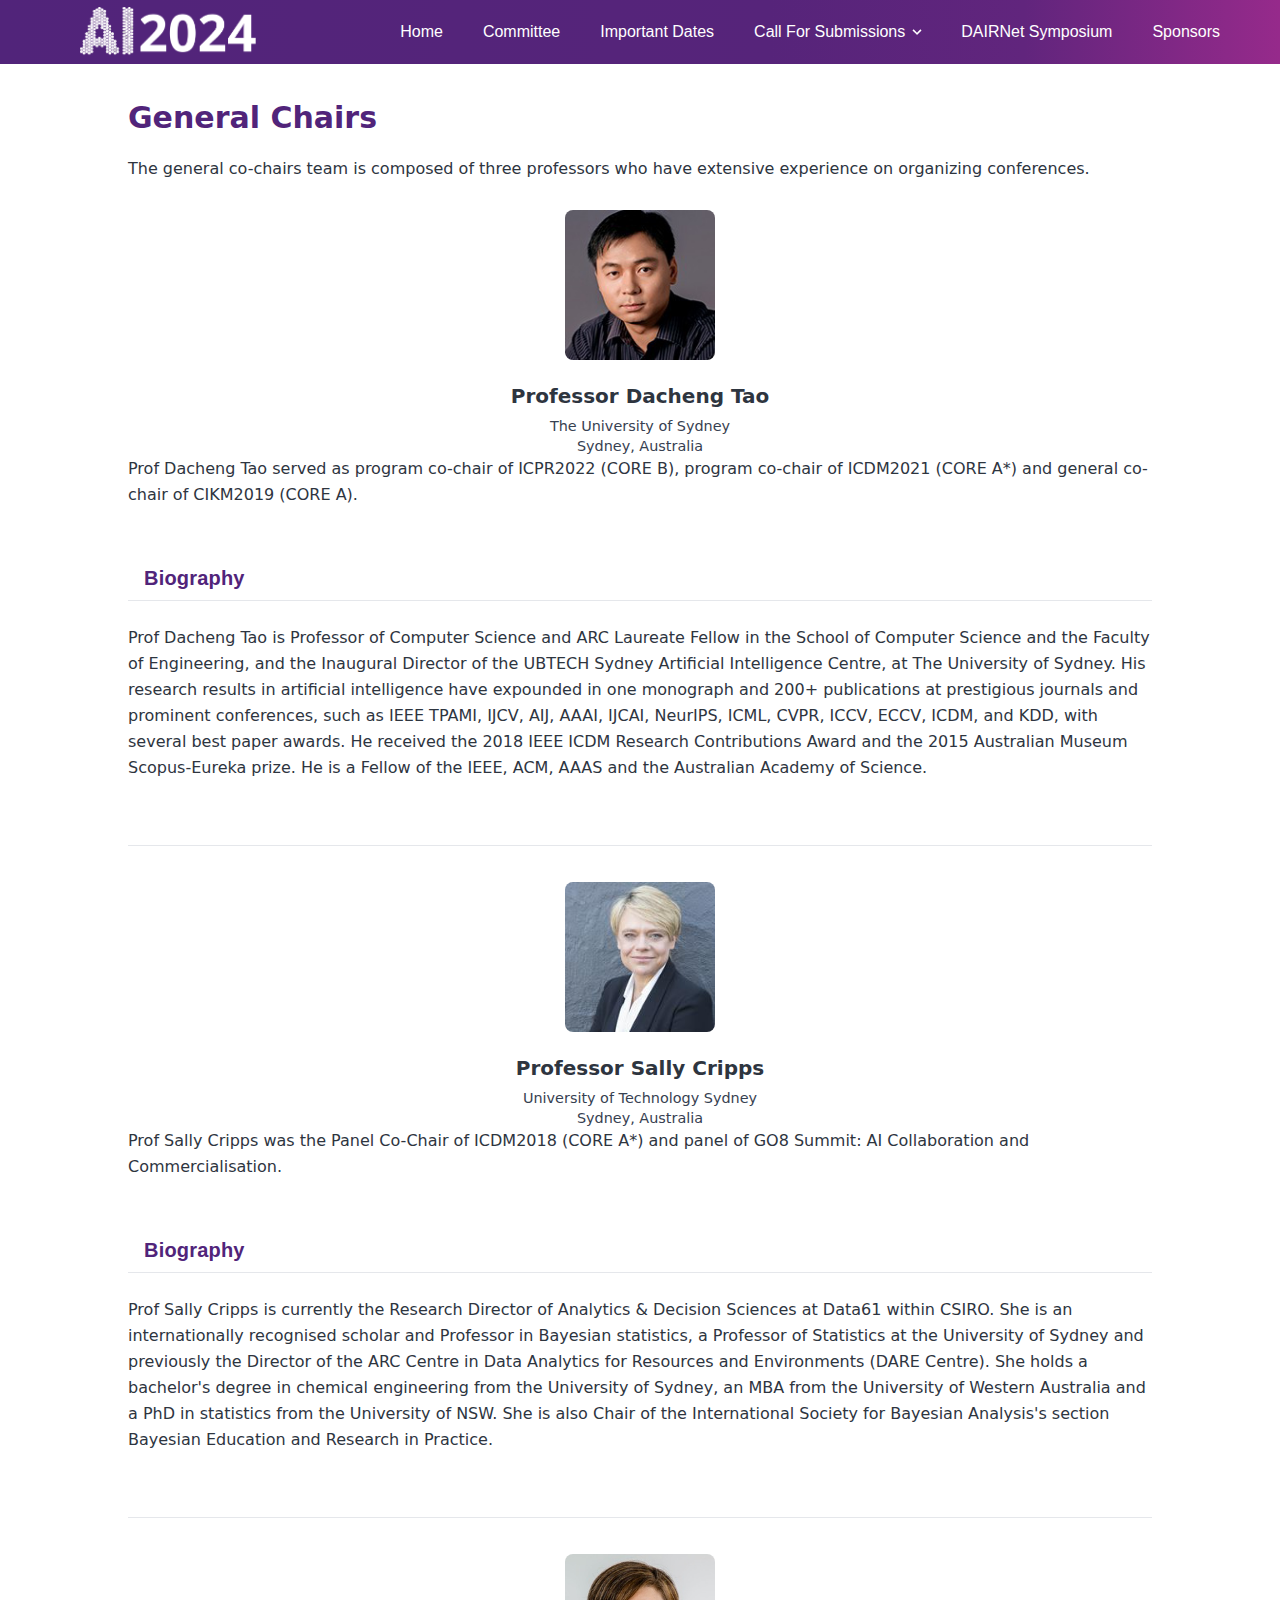
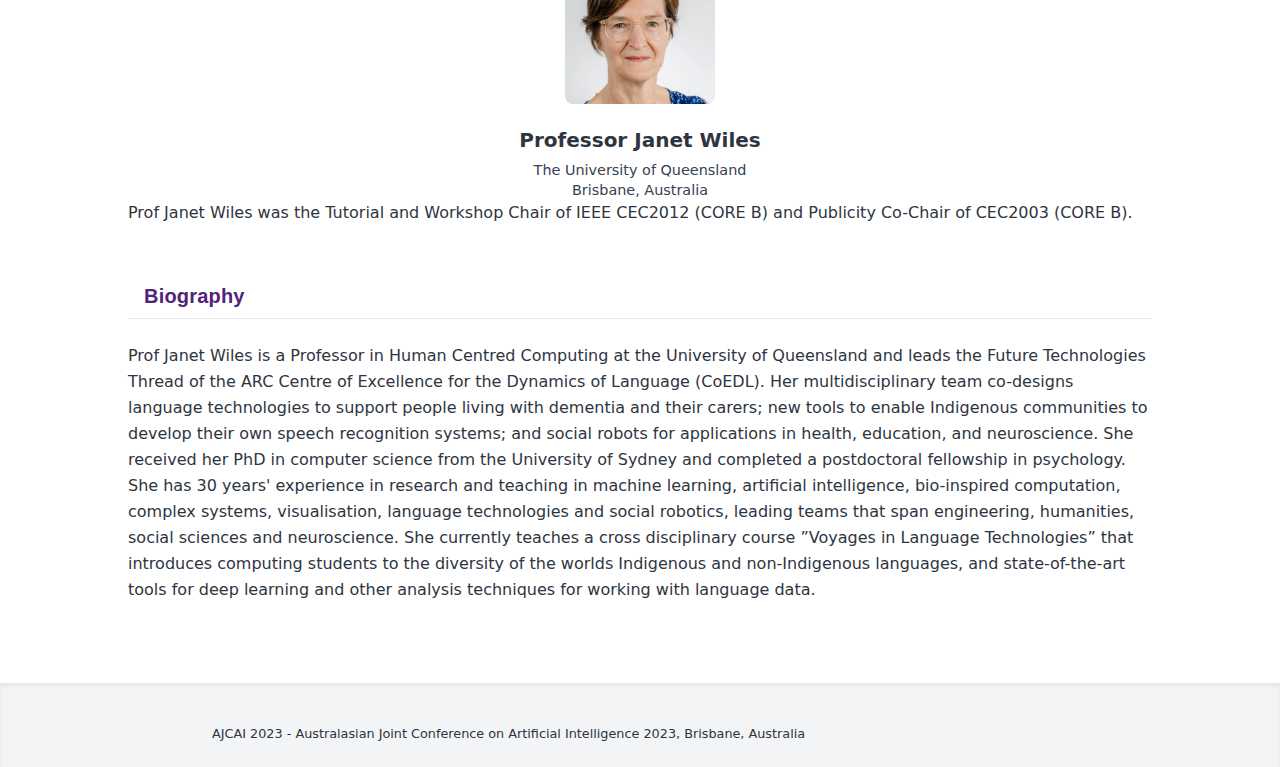
<file: 2024/dairnet_presentors.html>
<!DOCTYPE html>
<html lang="en">
  <head>
    <meta charSet="utf-8"/>
    <meta http-equiv="x-ua-compatible" content="ie=edge"/>
    <meta name="viewport" content="width=device-width, initial-scale=1, shrink-to-fit=no, maximum-scale=1"/>

    <link rel = "stylesheet" type = 'text/css' href = './css/sub_common.css'/>
    <link rel = "icon" sizes ="32x32" href = './imgs/favicons/favicon-32x32.png' />
    <link rel = "icon" sizes ="192x192" href = './imgs/favicons/favicon-192x192.png' />
    <link rel = "apple-touch-icon" sizes ="180x180" href = './imgs/favicons/favicon-180x180.png' />
    
    <meta name="generator" content="Gatsby 4.3.0"/>
    <noscript>
      <style>
        .gatsby-image-wrapper noscript [data-main-image]{opacity:1!important}.gatsby-image-wrapper [data-placeholder-image]{opacity:0!important}
      </style>
    </noscript>
    <script type="module">
      const e="undefined"!=typeof HTMLImageElement&&"loading"in HTMLImageElement.prototype;
      e&&document.body.addEventListener("load",(function(e){if(void 0===e.target.dataset.mainImage)return;if(void 0===e.target.dataset.gatsbyImageSsr)return;const t=e.target;let a=null,n=t;for(;null===a&&n;)void 0!==n.parentNode.dataset.gatsbyImageWrapper&&(a=n.parentNode),n=n.parentNode;const o=a.querySelector("[data-placeholder-image]"),r=new Image;r.src=t.currentSrc,r.decode().catch((()=>{})).then((()=>{t.style.opacity=1,o&&(o.style.opacity=0,o.style.transition="opacity 500ms linear")}))}),!0);
    </script>
    <meta name="theme-color" content="#51247a"/>
    <script type = "text/javascript" src = './js/common.js'></script>

    <script type="text/javascript">
      window.onload=function(){
        changeMobileMenu('generalChairs');
      }
    </script>

    <title data-react-helmet="true">AJCAI 2023 - Brisbane, Australia</title>
  </head> 
  <body>
    <div id="___gatsby">
      <div style="outline:none" tabindex="-1" id="gatsby-focus-wrapper">
        <div class="w-full min-h-screen flex flex-col" data-is-root-path="true">
          <header>

<!-- Nav Bar -->
<iframe id = 'menu' src = './top_menu.html' frameborder = '0' width = '100%' height = '64px' scrolling = 'auto' style = 'z-index: 999; position: fixed;' onmouseover="extentIframe()" onmouseleave="resetIframe()"></iframe>
<!-- End Of Nav Bar -->

          </header>
          <div class="w-full h-16">
          </div>
          <main class="w-full">
            <div class="global-wrapper pb-12" style="max-width:70rem" id="welcome">
              <header class="px-0 sm:px-7">
                
                <h2 class="pt-9 mb-5 font-titleFont text-3xl text-mainPurple font-extrabold">General Chairs</h2>
                <p class="mb-4">
                  The general co-chairs team is composed of three professors who have extensive experience on organizing conferences.
                </p>

                <!-- Prof Dacheng Tao -->
                <div class="flex sm:block flex-col items-center">
                  <!-- <h2 class="text-2xl font-bold mt-4 sm:mt-6 text-center sm:text-left pl-0 sm:pl-4 pb-2 mb-6  text-mainPurple border-b border-gray-200 font-headingStyle tracking-semiWide">Exploring Online Social Networks: Graph Algorithms and Systems</h2> -->
                  <div class="flex flex-row justify-center sm:justify-start flex-wrap">
                    <a class="mr-0 mb-3 md:mb-0 px-0 sm:px-3 pt-3 flex flex-col items-center sm:rounded-lg" style="width:100%" href="https://www.sydney.edu.au/engineering/about/our-people/academic-staff/dacheng-tao.html" target="_blank" rel="noreferrer">
                      <div style="width:150px;height:150px">
                        <div data-gatsby-image-wrapper="" class="gatsby-image-wrapper gatsby-image-wrapper-constrained rounded-lg">
                          <div style="max-width:500px;display:block">
                            <img alt="" role="presentation" aria-hidden="true" src="data:image/svg+xml;charset=utf-8,%3Csvg height=&#x27;500&#x27; width=&#x27;500&#x27; xmlns=&#x27;http://www.w3.org/2000/svg&#x27; version=&#x27;1.1&#x27;%3E%3C/svg%3E" style="max-width:100%;display:block;position:static"/>
                          </div>
                          <img aria-hidden="true" data-placeholder-image="" style="opacity:1;transition:opacity 500ms linear" decoding="async" src="./imgs/portraits/dacheng_tao.png" alt=""/>
                        </div>
                      </div>
                      <p class="text-xl font-bold mt-6 mb-2 text-center leading-6">
                        Professor Dacheng Tao
                      </p>
                      <p class="mb-0 text-orgSmall text-gray-700 leading-5 text-center">
                        The University of Sydney<br>Sydney, Australia
                      </p>
                    </a>
                  </div>
                </div>
                <!-- Abstract and Bio -->
                <div class="flex sm:block flex-col items-center">
                  <!-- <h2 class="text-xl font-bold mt-4 sm:mt-6 text-center sm:text-left pl-0 sm:pl-4 pb-2 mb-6  text-mainPurple border-b border-gray-200 font-headingStyle tracking-semiWide">Abstract</h2> -->
                  <div class="flex flex-row justify-center sm:justify-start flex-wrap">
                      <p clas = "mb-4">
                        Prof Dacheng Tao served as program co-chair of ICPR2022 (CORE B), program co-chair of ICDM2021 (CORE A*) and general co-chair of CIKM2019 (CORE A).
                      </p>
                  </div>
                  <h2 class="text-xl font-bold mt-4 sm:mt-6 text-center sm:text-left pl-0 sm:pl-4 pb-2 mb-6  text-mainPurple border-b border-gray-200 font-headingStyle tracking-semiWide">Biography</h2>
                  <div class="flex flex-row justify-center sm:justify-start flex-wrap">
                      <p clas = "mb-4">
                        Prof Dacheng Tao is Professor of Computer Science and ARC Laureate Fellow in the School of Computer Science and the Faculty of Engineering, and the Inaugural Director of the UBTECH Sydney Artificial Intelligence Centre, 
                        at The University of Sydney. His research results in artificial intelligence have expounded in one monograph and 200+ publications at prestigious journals and prominent conferences, such as IEEE TPAMI, IJCV, AIJ, 
                        AAAI, IJCAI, NeurIPS, ICML, CVPR, ICCV, ECCV, ICDM, and KDD, with several best paper awards. He received the 2018 IEEE ICDM Research Contributions Award and the 2015 Australian Museum Scopus-Eureka prize. He is a 
                        Fellow of the IEEE, ACM, AAAS and the Australian Academy of Science.
                      </p>
                  </div>
                </div>

                <!-- Prof Sally Cripps -->
                <div class="flex sm:block flex-col items-center">
                  <h2 class="text-2xl font-bold mt-4 sm:mt-6 text-center sm:text-left pl-0 sm:pl-4 pb-2 mb-6 text-mainPurple border-b border-gray-200 font-headingStyle tracking-semiWide"></h2>
                  <div class="flex flex-row justify-center sm:justify-start flex-wrap">
                    <a class="mr-0 mb-3 md:mb-0 px-0 sm:px-3 pt-3 flex flex-col items-center sm:rounded-lg" style="width:100%" href="https://profiles.uts.edu.au/sally.cripps" target="_blank" rel="noreferrer">
                      <div style="width:150px;height:150px">
                        <div data-gatsby-image-wrapper="" class="gatsby-image-wrapper gatsby-image-wrapper-constrained rounded-lg">
                          <div style="max-width:500px;display:block">
                            <img alt="" role="presentation" aria-hidden="true" src="data:image/svg+xml;charset=utf-8,%3Csvg height=&#x27;500&#x27; width=&#x27;500&#x27; xmlns=&#x27;http://www.w3.org/2000/svg&#x27; version=&#x27;1.1&#x27;%3E%3C/svg%3E" style="max-width:100%;display:block;position:static"/>
                          </div>
                          <img aria-hidden="true" data-placeholder-image="" style="opacity:1;transition:opacity 500ms linear" decoding="async" src="./imgs/portraits/sally_cripps.jpeg" alt=""/>
                        </div>
                      </div>
                      <p class="text-xl font-bold mt-6 mb-2 text-center leading-6">
                        Professor Sally Cripps
                      </p>
                      <p class="mb-0 text-orgSmall text-gray-700 leading-5 text-center">
                        University of Technology Sydney<br>Sydney, Australia
                      </p>
                    </a>
                  </div>
                </div>
                <!-- Abstract and Bio -->
                <div class="flex sm:block flex-col items-center">
                  <!-- <h2 class="text-xl font-bold mt-4 sm:mt-6 text-center sm:text-left pl-0 sm:pl-4 pb-2 mb-6  text-mainPurple border-b border-gray-200 font-headingStyle tracking-semiWide">Abstract</h2> -->
                  <div class="flex flex-row justify-center sm:justify-start flex-wrap">
                      <p clas = "mb-4">
                        Prof Sally Cripps was the Panel Co-Chair of ICDM2018 (CORE A*) and panel of GO8 Summit: AI Collaboration and Commercialisation.
                      </p>
                  </div>
                  <h2 class="text-xl font-bold mt-4 sm:mt-6 text-center sm:text-left pl-0 sm:pl-4 pb-2 mb-6  text-mainPurple border-b border-gray-200 font-headingStyle tracking-semiWide">Biography</h2>
                  <div class="flex flex-row justify-center sm:justify-start flex-wrap">
                      <p clas = "mb-4">
                        Prof Sally Cripps is currently the Research Director of Analytics & Decision Sciences at Data61 within CSIRO. She is an internationally recognised scholar and Professor in Bayesian statistics, a Professor of Statistics 
                        at the University of Sydney and previously the Director of the ARC Centre in Data Analytics for Resources and Environments (DARE Centre). She holds a bachelor's degree in chemical engineering from the University of Sydney, 
                        an MBA from the University of Western Australia and a PhD in statistics from the University of NSW. She is also Chair of the International Society for Bayesian Analysis's section Bayesian Education and Research in Practice.
                      </p>
                  </div>
                </div>

                <!-- Prof Janet Wiles -->
                <div class="flex sm:block flex-col items-center">
                  <h2 class="text-2xl font-bold mt-4 sm:mt-6 text-center sm:text-left pl-0 sm:pl-4 pb-2 mb-6  text-mainPurple border-b border-gray-200 font-headingStyle tracking-semiWide"></h2>
                  <div class="flex flex-row justify-center sm:justify-start flex-wrap">
                    <a class="mr-0 mb-3 md:mb-0 px-0 sm:px-3 pt-3 flex flex-col items-center sm:rounded-lg" style="width:100%" href="https://researchers.uq.edu.au/researcher/13" target="_blank" rel="noreferrer">
                      <div style="width:150px;height:150px">
                        <div data-gatsby-image-wrapper="" class="gatsby-image-wrapper gatsby-image-wrapper-constrained rounded-lg">
                          <div style="max-width:500px;display:block">
                            <img alt="" role="presentation" aria-hidden="true" src="data:image/svg+xml;charset=utf-8,%3Csvg height=&#x27;500&#x27; width=&#x27;500&#x27; xmlns=&#x27;http://www.w3.org/2000/svg&#x27; version=&#x27;1.1&#x27;%3E%3C/svg%3E" style="max-width:100%;display:block;position:static"/>
                          </div>
                          <img aria-hidden="true" data-placeholder-image="" style="opacity:1;transition:opacity 500ms linear" decoding="async" src="./imgs/portraits/janet_wiles.jpeg" alt=""/>
                        </div>
                      </div>
                      <p class="text-xl font-bold mt-6 mb-2 text-center leading-6">
                        Professor Janet Wiles
                      </p>
                      <p class="mb-0 text-orgSmall text-gray-700 leading-5 text-center">
                        The University of Queensland<br>Brisbane, Australia
                      </p>
                    </a>
                  </div>
                </div>
                <!-- Abstract and Bio -->
                <div class="flex sm:block flex-col items-center">
                  <!-- <h2 class="text-xl font-bold mt-4 sm:mt-6 text-center sm:text-left pl-0 sm:pl-4 pb-2 mb-6  text-mainPurple border-b border-gray-200 font-headingStyle tracking-semiWide">Abstract</h2> -->
                  <div class="flex flex-row justify-center sm:justify-start flex-wrap">
                      <p clas = "mb-4">
                        Prof Janet Wiles was the Tutorial and Workshop Chair of IEEE CEC2012 (CORE B) and Publicity Co-Chair of CEC2003 (CORE B).
                      </p>
                  </div>
                  <h2 class="text-xl font-bold mt-4 sm:mt-6 text-center sm:text-left pl-0 sm:pl-4 pb-2 mb-6  text-mainPurple border-b border-gray-200 font-headingStyle tracking-semiWide">Biography</h2>
                  <div class="flex flex-row justify-center sm:justify-start flex-wrap">
                      <p clas = "mb-4">
                        Prof Janet Wiles is a Professor in Human Centred Computing at the University of Queensland and leads the Future Technologies Thread of the ARC Centre of Excellence for the Dynamics of Language (CoEDL). Her multidisciplinary 
                        team co-designs language technologies to support people living with dementia and their carers; new tools to enable Indigenous communities to develop their own speech recognition systems; and social robots for applications in 
                        health, education, and neuroscience. She received her PhD in computer science from the University of Sydney and completed a postdoctoral fellowship in psychology. She has 30 years' experience in research and teaching in machine 
                        learning, artificial intelligence, bio-inspired computation, complex systems, visualisation, language technologies and social robotics, leading teams that span engineering, humanities, social sciences and neuroscience. 
                        She currently teaches a cross disciplinary course ”Voyages in Language Technologies” that introduces computing students to the diversity of the worlds Indigenous and non-Indigenous languages, and state-of-the-art tools 
                        for deep learning and other analysis techniques for working with language data.
                      </p>
                  </div>
                </div>
              </header>
            </div>
          </main>
          <footer class="bg-gray-100 mt-auto bottom-0 border-t shadow-inner overflow-x-hidden">
            <div class="global-wrapper flex sm:block flex-col items-center md:items-start">
              <div class="flex flex-col py-2 px-6 lg:px-0">
                <!-- <div class="flex flex-wrap items-center gap-x-12 gap-y-4 mb-4 md:mb-8">
                  <div>
                    <p class="mb-5 font-semibold font-headingStyle tracking-semiWide">Silver Sponsors</p>
                    <div class="flex flex-wrap gap-x-12">
                      <a style="width:150px" class="mb-5 lg:mb-0 flex items-center" href="https://www.uq.edu.au/" target="_blank" rel="noreferrer">
                        <img style="height:38px;width:137.52px" src="./img/uq-logo-1f72447b9dba430953231ec89af646ba.svg" alt="UQ Logo"/>
                      </a>
                      <a style="width: 110px;" class="mb-5 lg:mb-0 flex items-center" href="https://ai.uq.edu.au/collaboratory" target="_blank" rel="noreferrer">
                        <img style="height:38px;width:137.52px" src="./img/UQAI_Collaboratory_purple_CMYK.png" alt="UQ AI Collaboratory Logo"/>
                      </a>
                    </div>
                  </div>
                  <div>
                    <p class="mb-5 font-semibold font-headingStyle tracking-semiWide">Bronze Sponsors</p>
                    <div class="flex flex-wrap gap-x-12">
                      <a style="width:170px" class="mb-5 lg:mb-0 flex items-center" href="https://www.springer.com/gp" target="_blank" rel="noreferrer">
                        <img style="height:40px;width:170px" src="/img/springer-logo.svg" alt="Springer Logo"/>
                      </a>
                      <a style="width:170px" class="mb-5 lg:mb-0 flex items-center" href="https://www.adelaide.edu.au/" target="_blank" rel="noreferrer">
                        <img style="height:40px; width:90.35px" src="/img/adelaide_logo.png" alt="The University Of Adelaide Logo">
                      </a>
                    </div>
                  </div>
                </div> -->
                <!-- <div class="mb-4 md:mb-6">
                  <p class="mb-3 font-semibold font-headingStyle tracking-semiWide">Supported by</p>
                  <div class="flex flex-wrap items-center gap-x-12">
                    <a style="width:150px" class="mb-5 lg:mb-0 flex items-center" href="https://www.acm.org/" target="_blank" rel="noreferrer">
                      <img style="height:55px;width:150px" src="/static/acm-logo-d6eaa6e77309046bc819da96f75d77bb.svg" alt="ACM Logo"/>
                    </a>
                    <a style="width:116.36px" class="mb-5 lg:mb-0 flex items-center" href="http://www.sigmm.org/" target="_blank" rel="noreferrer">
                      <img style="height:30px;width:116.36px" src="[data-uri]" alt="SIGMM Logo"/>
                    </a>
                  </div>
                </div> -->
              </div>
              <div class="flex flex-col-reverse md:flex-row px-6 lg:px-0 items-start justify-between w-full">
                <small class="">AJCAI 2023 - Australasian Joint Conference on Artificial Intelligence 2023, Brisbane, Australia</small>
                <!-- <small class="mb-3 md:mb-0"><a class="hover:underline" href="https://www.springernature.com/gp/authors/book-authors-code-of-conduct#:~:text=Springer%20Nature%20Code%20of%20Conduct,of%20Conduct%20for%20Book%20Authors.&text=Results%20should%20be%20presented%20clearly,including%20image%2Dbased%20manipulation" target="_blank" rel="noreferrer">Code of Conduct</a></small> -->
              </div>
              <!-- <div>
                <small>Image credit: <a href="https://commons.wikimedia.org/wiki/File:Brisbane_Sign_and_Skyline_of_Brisbane_CBD,_Queensland_in_Feb_2020.jpg">Kgbo</a>, <a href="https://creativecommons.org/licenses/by-sa/4.0">CC BY-SA 4.0</a>, via Wikimedia Commons</small>
              </div> -->
              <!-- <div class="flex flex-col-reverse md:flex-row px-6 lg:px-0 items-start justify-between w-full">
                <small class = "j_extra_pt">Website built by: <a href="https://github.com/JesseYang0528" style = "text-decoration: underline;">Hao Yang (Jesse Yang)</a>, <a href="https://github.com/bybeye" style = "text-decoration: underline;">Yingbin Bai (Edward Bai)</a></small>
              </div> -->
            </div>
          </footer>
        </div>
      </div>
      <div id="gatsby-announcer" style="position:absolute;top:0;width:1px;height:1px;padding:0;overflow:hidden;clip:rect(0, 0, 0, 0);white-space:nowrap;border:0" aria-live="assertive" aria-atomic="true">
      </div>
    </div>
    <script async="" src="https://www.googletagmanager.com/gtag/js?id=G-XSX58G49PD">
    </script>
    <script>      
          if(true) {
            window.dataLayer = window.dataLayer || [];
            function gtag(){window.dataLayer && window.dataLayer.push(arguments);}
            gtag('js', new Date());

            gtag('config', 'G-XSX58G49PD', {"send_page_view":false});
          }
    </script>
    <script id="gatsby-script-loader">/*<![CDATA[*/window.pagePath="/";/*]]>*/</script>
    <script id="gatsby-chunk-mapping">
    /*<![CDATA[*/window.___chunkMapping={"polyfill":["/polyfill-1c9788fca0f90abb50c3.js"],"app":["/app-a59b4b6740a68aeefd26.js"],"component---src-pages-404-js":["/component---src-pages-404-js-3d51b459a80f969a4f66.js"],"component---src-pages-gather-town-js":["/component---src-pages-gather-town-js-20a5b8eb4f529ec02e4a.js"],"component---src-pages-index-js":["/component---src-pages-index-js-8a4adfc3136c188f7d4d.js"],"component---src-pages-organisation-js":["/component---src-pages-organisation-js-d897b29f4c76da418e8b.js"],"component---src-pages-phd-school-js":["/component---src-pages-phd-school-js-342a122469920c419385.js"],"component---src-pages-program-at-a-glance-js":["/component---src-pages-program-at-a-glance-js-f09b822ffe2455eef479.js"],"component---src-pages-program-js":["/component---src-pages-program-js-3fe28d1a2f210ef0ff80.js"],"component---src-pages-sponsors-js":["/component---src-pages-sponsors-js-e9c839fba1b21aac6ebf.js"],"component---src-templates-article-js":["/component---src-templates-article-js-7fa23b91346b8acf9bb1.js"]};/*]]>*/
    </script>
    <script>
      function show_mobile_nav()
      {
        var current_class = document.getElementById('mobile_menu').className;
        if (current_class == 'hidden')
        {
          document.getElementById('mobile_menu').setAttribute('class', 'md:hidden');
          document.getElementById('menu_icon_1').setAttribute('class', 'hidden h-6 w-6');
          document.getElementById('menu_icon_2').setAttribute('class', 'block h-6 w-6');
        }
        else
        {
          document.getElementById('mobile_menu').setAttribute('class', 'hidden');
          document.getElementById('menu_icon_1').setAttribute('class', 'block h-6 w-6');
          document.getElementById('menu_icon_2').setAttribute('class', 'hidden h-6 w-6');
        }
      }
    </script>
  </body>
</html>
</file>
<file: 2024/css/sub_common.css>
.j_uq_color_bg {
	--tw-bg-opacity: 1;
	background-color: rgba(81, 36, 122, var(--tw-bg-opacity));
}

.j_navbar {
	overflow-y: auto;
	overflow: visible;
	position: fixed;
	top: 0;
	z-index: 50;
	width: 100%;
	max-height: 100vh;
	background-image: linear-gradient(90deg, #51247a, #56247a 60%, #61257d 80%, #962a8b)
}

main {
	display: block
}

h1 {
	font-size: 2em;
	margin: .67em 0
}

hr {
	box-sizing: content-box;
	overflow: visible
}

pre {
	font-family: monospace, monospace;
	font-size: 1em
}

a {
	background-color: transparent
}

abbr[title] {
	border-bottom: none;
	text-decoration: underline
}

code,
kbd,
samp {
	font-family: monospace, monospace;
	font-size: 1em
}

img {
	border-style: none
}

button,
input {
	overflow: visible
}

[type=button]::-moz-focus-inner,
[type=reset]::-moz-focus-inner,
[type=submit]::-moz-focus-inner,
button::-moz-focus-inner {
	border-style: none;
	padding: 0
}

[type=button]:-moz-focusring,
[type=reset]:-moz-focusring,
[type=submit]:-moz-focusring,
button:-moz-focusring {
	outline: 1px dotted ButtonText
}

fieldset {
	padding: .35em .75em .625em
}

legend {
	box-sizing: border-box;
	color: inherit;
	display: table;
	max-width: 100%;
	white-space: normal
}

textarea {
	overflow: auto
}

[type=checkbox],
[type=radio] {
	box-sizing: border-box;
	padding: 0
}

[type=number]::-webkit-inner-spin-button,
[type=number]::-webkit-outer-spin-button {
	height: auto
}

[type=search]::-webkit-search-decoration {
	-webkit-appearance: none
}

details {
	display: block
}

/*! tailwindcss v2.2.19 | MIT License | https://tailwindcss.com */
/*! modern-normalize v1.1.0 | MIT License | https://github.com/sindresorhus/modern-normalize */
html {
	-webkit-text-size-adjust: 100%;
	line-height: 1.15;
	-moz-tab-size: 4;
	-o-tab-size: 4;
	tab-size: 4
}

body {
	font-family: system-ui, -apple-system, Segoe UI, Roboto, Helvetica, Arial, sans-serif, Apple Color Emoji, Segoe UI Emoji;
	margin: 0
}

hr {
	color: inherit;
	height: 0
}

abbr[title] {
	-webkit-text-decoration: underline dotted;
	text-decoration: underline dotted
}

b,
strong {
	font-weight: bolder
}

code,
kbd,
pre,
samp {
	font-family: ui-monospace, SFMono-Regular, Consolas, Liberation Mono, Menlo, monospace;
	font-size: 1em
}

small {
	font-size: 80%
}

sub,
sup {
	font-size: 75%;
	line-height: 0;
	position: relative;
	vertical-align: baseline
}

sub {
	bottom: -.25em
}

sup {
	top: -.5em
}

table {
	border-color: inherit;
	text-indent: 0
}

button,
input,
optgroup,
select,
textarea {
	font-family: inherit;
	font-size: 100%;
	line-height: 1.15;
	margin: 0
}

button,
select {
	text-transform: none
}

[type=button],
[type=reset],
[type=submit],
button {
	-webkit-appearance: button
}

::-moz-focus-inner {
	border-style: none;
	padding: 0
}

:-moz-focusring {
	outline: 1px dotted ButtonText
}

:-moz-ui-invalid {
	box-shadow: none
}

legend {
	padding: 0
}

progress {
	vertical-align: baseline
}

::-webkit-inner-spin-button,
::-webkit-outer-spin-button {
	height: auto
}

[type=search] {
	-webkit-appearance: textfield;
	outline-offset: -2px
}

::-webkit-search-decoration {
	-webkit-appearance: none
}

::-webkit-file-upload-button {
	-webkit-appearance: button;
	font: inherit
}

summary {
	display: list-item
}

blockquote,
dd,
dl,
figure,
h1,
h2,
h3,
h4,
h5,
h6,
hr,
p,
pre {
	margin: 0
}

button {
	background-color: transparent;
	background-image: none
}

fieldset,
ol,
ul {
	margin: 0;
	padding: 0
}

.j_topics_table_font {
	font-family: arial, helvetica, sans-serif;
}

.j_important_dates_table_borders {
	border-top: solid;
	border-color: #818181;
}

.j_important_dates_table_column_1 {
	padding-right: 30px;
}

.j_program_table_title_row {
	background-image: linear-gradient(90deg, #51247a, #56247a 60%, #61257d 80%, #962a8b);
	color: white;
	border-top: 1px solid ;
	border-left: 1px solid ;
	border-right: 1px solid ;
}

.j_price_table_title_row {
	background-color: #072a40;
	color: white;
	border-top: 1px solid #072a40;
	border-left: 1px solid #072a40;
	border-right: 1px solid #072a40;
}

.j_price_table_content_row_1 {
	background-color: #eee;
	color: black;
	border-top: 1px solid #eee;
	border-left: 1px solid #eee;
	border-right: 1px solid #eee;
}

.j_price_table_content_row_2 {
	background-color: white;
	color: black;
	border-top: 1px solid #eee;
	border-left: 1px solid #eee;
	border-right: 1px solid #eee;
}

.j_price_table_column_1 {
	padding-right: 5px;
	width: 48%;
}

.j_price_table_columns {
	width: 13%;
}

.j_price_table_row_height {
	/* padding-top: 30px;
	padding-bottom: 30px; */
	height: 80px;
}

.j_program_table_line {
	line-height: 30px;
}

.j_program_table_column_1 {
	width: 10%;
	text-align: center;
}

.j_program_table_column_other {
	font-size: 13px;
	line-height: 17px;
	width: 15%;
	text-align: center;
}

.j_event_table_column_1 {
	padding: 5px;
	font-size: 13px;
	line-height: 17px;
	width: 20%;
	text-align: center;
}

.j_event_table_column_other {
	padding: 5px;
	font-size: 13px;
	line-height: 17px;
	width: 26.66%;
	text-align: center;
}

.j_detail_table_column_1 {
	font-size: 13px;
	line-height: 17px !important;
	width: 8%;
	text-align: center;
}

.j_detail_table_column_2 {
	line-height: 17px !important;
	font-size: 13px;
	line-height: 17px;
	width: 38%;
	text-align: center;
}

.j_detail_table_column_author {
	line-height: 17px !important;
	font-size: 13px;
	line-height: 17px;
	width: 61%;
	text-align: center;
}

.j_detail_table_column_other {
	line-height: 17px !important;
	font-size: 13px;
	line-height: 17px;
	width: 23%;
	text-align: center;
}

.j_detail_table_column_last {
	line-height: 17px !important;
	font-size: 13px;
	line-height: 17px;
	width: 8%;
	text-align: center;
}

.j_detail_table_title {
	font-weight: bold;
}

.j_opening_color {
	background-color: #ffccff;
}

.j_keynote_color {
	background-color: #0067ad;
	color: white;
}

.j_session_color {
	background-color: #f2f2f2;
	font-style: italic;
	line-height: 17px;
}

.j_session_selected_color {
	background-color: orange;
	box-shadow: inset 0px 0px 20px #424040;
	/* z-index: 999 !important; */
	font-style: italic;
	line-height: 17px;
}

.j_workshop_color {
	background-color: #b4c6e7;
}

.j_cires_color {
	background-color: #ffe699;
}

.j_info_table_conetnt {
	width: 20%;
	text-align: right;
	vertical-align: top;
}

.j_table_not_display {
	display: None;
}

.j_table_display {
	visibility: visible;
}

.j_bl {
	border-left: 1px solid #818181;
}

.j_br {
	border-right: 1px solid #818181;
}

.j_bt {
	border-top: 1px solid #818181;
}

.j_bb {
	border-bottom: 1px solid #818181;
}

.j_extra_pd {
	padding-top: 2px;
	padding-bottom: 2px;
}

.j_pop_up {
	width: auto;
	height: auto;
	padding: 10px;
	position: absolute;
	z-index: 999;
	/* background-color: #00ffff; */
	background-image: linear-gradient(90deg, #51247a, #56247a 60%, #61257d 80%, #962a8b);
	border-radius: 10px;
	box-shadow: 5px 5px 10px grey;
	max-width: 650px;
	vertical-align: text-top;
	color: white;
}

.j_ul_content_padding {
	padding-left: 1.4rem;
}

.j_mobile_menu_sections {
	overflow: scroll
}

ol,
ul {
	list-style: none
}

html {
	font-family: ui-sans-serif, system-ui, -apple-system, BlinkMacSystemFont, Segoe UI, Roboto, Helvetica Neue, Arial, Noto Sans, sans-serif, Apple Color Emoji, Segoe UI Emoji, Segoe UI Symbol, Noto Color Emoji;
	line-height: 1.5
}

body {
	font-family: inherit;
	line-height: inherit
}

*,
:after,
:before {
	border: 0 solid
}

hr {
	border-top-width: 1px
}

img {
	border-style: solid
}

textarea {
	resize: vertical
}

input::-moz-placeholder,
textarea::-moz-placeholder {
	color: #9ca3af;
	opacity: 1
}

input:-ms-input-placeholder,
textarea:-ms-input-placeholder {
	color: #9ca3af;
	opacity: 1
}

input::placeholder,
textarea::placeholder {
	color: #9ca3af;
	opacity: 1
}

[role=button],
button {
	cursor: pointer
}

:-moz-focusring {
	outline: auto
}

h1,
h2,
h3,
h4,
h5,
h6 {
	font-size: inherit;
	font-weight: inherit
}

a {
	color: inherit;
	text-decoration: inherit
}

button,
input,
optgroup,
select,
textarea {
	color: inherit;
	line-height: inherit;
	padding: 0
}

code,
kbd,
pre,
samp {
	font-family: ui-monospace, SFMono-Regular, Menlo, Monaco, Consolas, Liberation Mono, Courier New, monospace
}

audio,
canvas,
embed,
iframe,
img,
object,
svg,
video {
	display: block;
	vertical-align: middle
}

img,
video {
	height: auto;
	max-width: 100%
}

[hidden] {
	display: none
}

*,
:after,
:before {
	--tw-translate-x: 0;
	--tw-translate-y: 0;
	--tw-rotate: 0;
	--tw-skew-x: 0;
	--tw-skew-y: 0;
	--tw-scale-x: 1;
	--tw-scale-y: 1;
	--tw-transform: translateX(var(--tw-translate-x)) translateY(var(--tw-translate-y)) rotate(var(--tw-rotate)) skewX(var(--tw-skew-x)) skewY(var(--tw-skew-y)) scaleX(var(--tw-scale-x)) scaleY(var(--tw-scale-y));
	--tw-border-opacity: 1;
	--tw-ring-inset: var(--tw-empty,
			/*!*/
			/*!*/
		);
	--tw-ring-offset-width: 0px;
	--tw-ring-offset-color: #fff;
	--tw-ring-color: rgba(59, 130, 246, .5);
	--tw-ring-offset-shadow: 0 0 #0000;
	--tw-ring-shadow: 0 0 #0000;
	--tw-shadow: 0 0 #0000;
	--tw-blur: var(--tw-empty,
			/*!*/
			/*!*/
		);
	--tw-brightness: var(--tw-empty,
			/*!*/
			/*!*/
		);
	--tw-contrast: var(--tw-empty,
			/*!*/
			/*!*/
		);
	--tw-grayscale: var(--tw-empty,
			/*!*/
			/*!*/
		);
	--tw-hue-rotate: var(--tw-empty,
			/*!*/
			/*!*/
		);
	--tw-invert: var(--tw-empty,
			/*!*/
			/*!*/
		);
	--tw-saturate: var(--tw-empty,
			/*!*/
			/*!*/
		);
	--tw-sepia: var(--tw-empty,
			/*!*/
			/*!*/
		);
	--tw-drop-shadow: var(--tw-empty,
			/*!*/
			/*!*/
		);
	--tw-filter: var(--tw-blur) var(--tw-brightness) var(--tw-contrast) var(--tw-grayscale) var(--tw-hue-rotate) var(--tw-invert) var(--tw-saturate) var(--tw-sepia) var(--tw-drop-shadow);
	border-color: rgba(229, 231, 235, var(--tw-border-opacity))
}

.sr-only {
	clip: rect(0, 0, 0, 0);
	border-width: 0;
	height: 1px;
	margin: -1px;
	overflow: hidden;
	padding: 0;
	position: absolute;
	white-space: nowrap;
	width: 1px
}

.fixed {
	position: fixed
}

.absolute {
	position: absolute
}

.relative {
	position: relative
}

.sticky {
	position: -webkit-sticky;
	position: sticky
}

.inset-y-0 {
	bottom: 0;
	top: 0
}

.bottom-0 {
	bottom: 0
}

.top-0 {
	top: 0
}

.left-0 {
	left: 0
}

.top-\[64px\] {
	top: 64px
}

.z-50 {
	z-index: 50
}

.m-0 {
	margin: 0
}

.mx-auto {
	margin-left: auto;
	margin-right: auto
}

.my-2 {
	margin-bottom: .5rem;
	margin-top: .5rem
}

.mt-auto {
	margin-top: auto
}

.mb-4 {
	margin-bottom: 1rem
}

.mb-5 {
	margin-bottom: 1.25rem
}

.mb-3 {
	margin-bottom: .75rem
}

.mb-2 {
	margin-bottom: .5rem
}

.mb-1 {
	margin-bottom: .25rem
}

.mb-7 {
	margin-bottom: 1.75rem
}

.mr-2 {
	margin-right: .5rem
}

.mt-2 {
	margin-top: .5rem
}

.mb-10 {
	margin-bottom: 2.5rem
}

.mr-1 {
	margin-right: .25rem
}

.ml-1 {
	margin-left: .25rem
}

.mt-0 {
	margin-top: 0
}

.mb-0 {
	margin-bottom: 0
}

.mt-12 {
	margin-top: 3rem
}

.mt-4 {
	margin-top: 1rem
}

.mb-6 {
	margin-bottom: 1.5rem
}

.mr-0 {
	margin-right: 0
}

.mt-6 {
	margin-top: 1.5rem
}

.mt-8 {
	margin-top: 2rem
}

.mb-8 {
	margin-bottom: 2rem
}

.mt-10 {
	margin-top: 2.5rem
}

.mt-16 {
	margin-top: 4rem
}

.ml-4 {
	margin-left: 1rem
}

.ml-3 {
	margin-left: .75rem
}

.mt-1 {
	margin-top: .25rem
}

.mt-5 {
	margin-top: 1.25rem
}

.block {
	display: block
}

.inline-block {
	display: inline-block
}

.inline {
	display: inline
}

.flex {
	display: flex
}

.inline-flex {
	display: inline-flex
}

.table {
	display: table
}

.grid {
	display: grid
}

.contents {
	display: contents
}

.hidden {
	display: none
}

.h-6 {
	height: 1.5rem
}

.h-16 {
	height: 4rem
}

.h-7 {
	height: 1.75rem
}

.h-screen {
	height: 100vh
}

.h-full {
	height: 100%
}

.h-4 {
	height: 1rem
}

.h-12 {
	height: 3rem
}

.max-h-safeHeight {
	max-height: 80vh
}

.min-h-screen {
	min-height: 100vh
}

.w-full {
	width: 100%
}

.w-87 {
	width: 24rem
}

.w-2\/3 {
	width: 66.666667%
}

.w-4 {
	width: 1rem
}

.w-80 {
	width: 20rem
}

.w-60 {
	width: 15rem
}

.w-6 {
	width: 1.5rem
}

.w-40 {
	width: 10rem
}

.max-w-7xl {
	max-width: 80rem
}

.flex-1 {
	flex: 1 1 0%
}

.flex-shrink-0 {
	flex-shrink: 0
}

.flex-grow-0 {
	flex-grow: 0
}

.table-auto {
	table-layout: auto
}

.transform {
	transform: var(--tw-transform)
}

.cursor-pointer {
	cursor: pointer
}

.cursor-default {
	cursor: default
}

.list-inside {
	list-style-position: inside
}

.list-outside {
	list-style-position: outside
}

.list-none {
	list-style-type: none
}

.list-disc {
	list-style-type: disc
}

.appearance-none {
	-webkit-appearance: none;
	-moz-appearance: none;
	appearance: none
}

.grid-cols-1 {
	grid-template-columns: repeat(1, minmax(0, 1fr))
}

.flex-row {
	flex-direction: row
}

.flex-col {
	flex-direction: column
}

.flex-col-reverse {
	flex-direction: column-reverse
}

.flex-wrap {
	flex-wrap: wrap
}

.items-start {
	align-items: flex-start
}

.items-center {
	align-items: center
}

.items-baseline {
	align-items: baseline
}

.justify-center {
	justify-content: center
}

.justify-between {
	justify-content: space-between
}

.gap-2 {
	gap: .5rem
}

.gap-x-12 {
	-moz-column-gap: 3rem;
	column-gap: 3rem
}

.gap-y-4 {
	row-gap: 1rem
}

.gap-x-0 {
	-moz-column-gap: 0;
	column-gap: 0
}

.gap-x-8 {
	-moz-column-gap: 2rem;
	column-gap: 2rem
}

.space-x-2>:not([hidden])~:not([hidden]) {
	--tw-space-x-reverse: 0;
	margin-left: calc(.5rem*(1 - var(--tw-space-x-reverse)));
	margin-right: calc(.5rem*var(--tw-space-x-reverse))
}

.space-x-1>:not([hidden])~:not([hidden]) {
	--tw-space-x-reverse: 0;
	margin-left: calc(.25rem*(1 - var(--tw-space-x-reverse)));
	margin-right: calc(.25rem*var(--tw-space-x-reverse))
}

.space-y-1>:not([hidden])~:not([hidden]) {
	--tw-space-y-reverse: 0;
	margin-bottom: calc(.25rem*var(--tw-space-y-reverse));
	margin-top: calc(.25rem*(1 - var(--tw-space-y-reverse)))
}

.space-y-2>:not([hidden])~:not([hidden]) {
	--tw-space-y-reverse: 0;
	margin-bottom: calc(.5rem*var(--tw-space-y-reverse));
	margin-top: calc(.5rem*(1 - var(--tw-space-y-reverse)))
}

.space-y-10>:not([hidden])~:not([hidden]) {
	--tw-space-y-reverse: 0;
	margin-bottom: calc(2.5rem*var(--tw-space-y-reverse));
	margin-top: calc(2.5rem*(1 - var(--tw-space-y-reverse)))
}

.space-y-6>:not([hidden])~:not([hidden]) {
	--tw-space-y-reverse: 0;
	margin-bottom: calc(1.5rem*var(--tw-space-y-reverse));
	margin-top: calc(1.5rem*(1 - var(--tw-space-y-reverse)))
}

.space-x-1\.5>:not([hidden])~:not([hidden]) {
	--tw-space-x-reverse: 0;
	margin-left: calc(.375rem*(1 - var(--tw-space-x-reverse)));
	margin-right: calc(.375rem*var(--tw-space-x-reverse))
}

.space-x-4>:not([hidden])~:not([hidden]) {
	--tw-space-x-reverse: 0;
	margin-left: calc(1rem*(1 - var(--tw-space-x-reverse)));
	margin-right: calc(1rem*var(--tw-space-x-reverse))
}

.divide-y>:not([hidden])~:not([hidden]) {
	--tw-divide-y-reverse: 0;
	border-bottom-width: calc(1px*var(--tw-divide-y-reverse));
	border-top-width: calc(1px*(1 - var(--tw-divide-y-reverse)))
}

.divide-gray-200>:not([hidden])~:not([hidden]) {
	--tw-divide-opacity: 1;
	border-color: rgba(229, 231, 235, var(--tw-divide-opacity))
}

.overflow-auto {
	overflow: auto
}

.overflow-hidden {
	overflow: hidden
}

.overflow-y-auto {
	overflow-y: auto
}

.overflow-x-hidden {
	overflow-x: hidden
}

.overflow-x-scroll {
	overflow-x: scroll
}

.break-all {
	word-break: break-all
}

.rounded-md {
	border-radius: .375rem
}

.rounded-lg {
	border-radius: .5rem
}

.rounded {
	border-radius: .25rem
}

.rounded-sm {
	border-radius: .125rem
}

.rounded-b-xl {
	border-bottom-left-radius: .75rem;
	border-bottom-right-radius: .75rem
}

.rounded-tl-md {
	border-top-left-radius: .375rem
}

.rounded-tr-md {
	border-top-right-radius: .375rem
}

.rounded-bl-md {
	border-bottom-left-radius: .375rem
}

.rounded-br-md {
	border-bottom-right-radius: .375rem
}

.border {
	border-width: 1px
}

.border-t {
	border-top-width: 1px
}

.border-b {
	border-bottom-width: 1px
}

.border-b-2 {
	border-bottom-width: 2px
}

.border-l-2 {
	border-left-width: 2px
}

.border-r-2 {
	border-right-width: 2px
}

.border-l-4 {
	border-left-width: 4px
}

.border-gray-200 {
	--tw-border-opacity: 1;
	border-color: rgba(229, 231, 235, var(--tw-border-opacity))
}

.border-mainPurple {
	--tw-border-opacity: 1;
	border-color: rgba(81, 36, 122, var(--tw-border-opacity))
}

.border-b-mainPurple {
	--tw-border-opacity: 1;
	border-bottom-color: rgba(81, 36, 122, var(--tw-border-opacity))
}

.bg-gray-100 {
	--tw-bg-opacity: 1;
	background-color: rgba(243, 244, 246, var(--tw-bg-opacity))
}

.bg-purple-50 {
	--tw-bg-opacity: 1;
	background-color: rgba(245, 243, 255, var(--tw-bg-opacity))
}

.bg-white {
	--tw-bg-opacity: 1;
	background-color: rgba(255, 255, 255, var(--tw-bg-opacity))
}

.bg-black {
	--tw-bg-opacity: 1;
	background-color: rgba(0, 0, 0, var(--tw-bg-opacity))
}

.bg-gray-50 {
	--tw-bg-opacity: 1;
	background-color: rgba(249, 250, 251, var(--tw-bg-opacity))
}

.bg-gray-200 {
	--tw-bg-opacity: 1;
	background-color: rgba(229, 231, 235, var(--tw-bg-opacity))
}

.bg-gray-600 {
	--tw-bg-opacity: 1;
	background-color: rgba(75, 85, 99, var(--tw-bg-opacity))
}

.bg-gray-900 {
	--tw-bg-opacity: 1;
	background-color: rgba(17, 24, 39, var(--tw-bg-opacity))
}

.bg-menuSelected {
	background-image: linear-gradient(90deg, rgba(114, 67, 159, .9), rgba(114, 67, 159, .9) 60%, rgba(114, 67, 159, .3) 80%, rgba(114, 67, 159, .0));
	border-radius: 7px;
}

.bg-menuHover {
	background-color: rgba(0, 0, 0, .3)
}

.bg-mainPurple {
	--tw-bg-opacity: 1;
	background-color: rgba(81, 36, 122, var(--tw-bg-opacity))
}

.bg-gray-700 {
	--tw-bg-opacity: 1;
	background-color: rgba(55, 65, 81, var(--tw-bg-opacity))
}

.bg-blue-300 {
	--tw-bg-opacity: 1;
	background-color: rgba(147, 197, 253, var(--tw-bg-opacity))
}

.bg-pink-50 {
	--tw-bg-opacity: 1;
	background-color: rgba(253, 242, 248, var(--tw-bg-opacity))
}

.bg-sky-50 {
	--tw-bg-opacity: 1;
	background-color: rgba(240, 249, 255, var(--tw-bg-opacity))
}

.bg-yellow-50 {
	--tw-bg-opacity: 1;
	background-color: rgba(255, 251, 235, var(--tw-bg-opacity))
}

.bg-opacity-90 {
	--tw-bg-opacity: 0.9
}

.bg-uqStyle {
	background-image: linear-gradient(90deg, #51247a, #56247a 60%, #61257d 80%, #962a8b)
}

.fill-current {
	fill: currentColor
}

.p-4 {
	padding: 1rem
}

.p-8 {
	padding: 2rem
}

.px-8 {
	padding-left: 2rem;
	padding-right: 2rem
}

.py-2 {
	padding-bottom: .5rem;
	padding-top: .5rem
}

.px-6 {
	padding-left: 1.5rem;
	padding-right: 1.5rem
}

.py-8 {
	padding-bottom: 2rem;
	padding-top: 2rem
}

.py-10 {
	padding-bottom: 2.5rem;
	padding-top: 2.5rem
}

.px-5 {
	padding-left: 1.25rem;
	padding-right: 1.25rem
}

.py-1 {
	padding-bottom: .25rem;
	padding-top: .25rem
}

.px-0 {
	padding-left: 0;
	padding-right: 0
}

.py-5 {
	padding-bottom: 1.25rem;
	padding-top: 1.25rem
}

.py-4 {
	padding-bottom: 1rem;
	padding-top: 1rem
}

.py-3 {
	padding-bottom: .75rem;
	padding-top: .75rem
}

.px-10 {
	padding-left: 2.5rem;
	padding-right: 2.5rem
}

.px-3 {
	padding-left: .75rem;
	padding-right: .75rem
}

.px-4 {
	padding-left: 1rem;
	padding-right: 1rem
}

.py-1\.5 {
	padding-bottom: .375rem;
	padding-top: .375rem
}

.px-2 {
	padding-left: .5rem;
	padding-right: .5rem
}

.pl-11 {
	padding-left: 2.75rem
}

.pr-4 {
	padding-right: 1rem
}

.pt-9 {
	padding-top: 2.25rem
}

.pb-4 {
	padding-bottom: 1rem
}

.pb-0 {
	padding-bottom: 0
}

.pl-0 {
	padding-left: 0
}

.pl-8 {
	padding-left: 2rem
}

.pb-12 {
	padding-bottom: 3rem
}

.pb-3 {
	padding-bottom: .75rem
}

.pb-2 {
	padding-bottom: .5rem
}

.pt-3 {
	padding-top: .75rem
}

.pb-10 {
	padding-bottom: 2.5rem
}

.pt-8 {
	padding-top: 2rem
}

.pb-6 {
	padding-bottom: 1.5rem
}

.pl-4 {
	padding-left: 1rem
}

.pt-6 {
	padding-top: 1.5rem
}

.pt-10 {
	padding-top: 2.5rem
}

.pt-16 {
	padding-top: 4rem
}

.pl-3 {
	padding-left: .75rem
}

.pr-2 {
	padding-right: .5rem
}

.pt-1 {
	padding-top: .25rem
}

.pt-2 {
	padding-top: .5rem
}

.pr-3 {
	padding-right: .75rem
}

.pl-16 {
	padding-left: 4rem
}

.pl-2 {
	padding-left: .5rem
}

.pt-5 {
	padding-top: 1.25rem
}

.pt-0 {
	padding-top: 0
}

.pt-4 {
	padding-top: 1rem
}

.text-left {
	text-align: left
}

.text-center {
	text-align: center
}

.font-headingStyle {
	font-family: Roboto, Helvetica Neue, Helvetica, Arial, sans-serif
}

.font-titleFont {
	font-family: Montserrat, system-ui, -apple-system, BlinkMacSystemFont, Segoe UI, Roboto, Helvetica Neue, Arial, Noto Sans, sans-serif, Apple Color Emoji, Segoe UI Emoji, Segoe UI Symbol, Noto Color Emoji
}

.text-titleBig {
	font-size: 2.4rem
}

.text-titleSmall {
	font-size: 1.1rem
}

.text-titleMedium {
	font-size: 1.5rem
}

.text-lg {
	font-size: 1.125rem;
	line-height: 1.75rem
}

.text-xs {
	font-size: .75rem;
	line-height: 1rem
}

.text-3xl {
	font-size: 1.875rem;
	line-height: 2.25rem
}

.text-4xl {
	font-size: 2.25rem;
	line-height: 2.5rem
}

.text-sm {
	font-size: .875rem;
	line-height: 1.25rem
}

.text-xl {
	font-size: 1.25rem;
	line-height: 1.75rem
}

.text-2xl {
	font-size: 1.5rem;
	line-height: 2rem
}

.text-orgSmall {
	font-size: .9rem
}

.text-base {
	font-size: 1rem;
	line-height: 1.5rem
}

.font-semibold {
	font-weight: 600
}

.font-extrabold {
	font-weight: 800
}

.font-bold {
	font-weight: 700
}

.font-medium {
	font-weight: 500
}

.font-normal {
	font-weight: 400
}

.font-light {
	font-weight: 300
}

.italic {
	font-style: italic
}

.leading-titleBig {
	line-height: 2.8rem
}

.leading-6 {
	line-height: 1.5rem
}

.leading-5 {
	line-height: 1.25rem
}

.leading-normal {
	line-height: 1.5
}

.leading-tight {
	line-height: 1.25
}

.tracking-semiWide {
	letter-spacing: .01em
}

.tracking-wide {
	letter-spacing: .025em
}

.text-black {
	--tw-text-opacity: 1;
	color: rgba(0, 0, 0, var(--tw-text-opacity))
}

.text-mainPurple {
	--tw-text-opacity: 1;
	color: rgba(81, 36, 122, var(--tw-text-opacity))
}

.text-white {
	--tw-text-opacity: 1;
	color: rgba(255, 255, 255, var(--tw-text-opacity))
}

.text-semiBlack {
	--tw-text-opacity: 1;
	color: rgba(34, 34, 34, var(--tw-text-opacity))
}

.text-gray-900 {
	--tw-text-opacity: 1;
	color: rgba(17, 24, 39, var(--tw-text-opacity))
}

.text-blue-600 {
	--tw-text-opacity: 1;
	color: rgba(37, 99, 235, var(--tw-text-opacity))
}

.text-gray-100 {
	--tw-text-opacity: 1;
	color: rgba(243, 244, 246, var(--tw-text-opacity))
}

.text-pink-800 {
	--tw-text-opacity: 1;
	color: rgba(157, 23, 77, var(--tw-text-opacity))
}

.text-gray-500 {
	--tw-text-opacity: 1;
	color: rgba(107, 114, 128, var(--tw-text-opacity))
}

.text-gray-700 {
	--tw-text-opacity: 1;
	color: rgba(55, 65, 81, var(--tw-text-opacity))
}

.text-gray-600 {
	--tw-text-opacity: 1;
	color: rgba(75, 85, 99, var(--tw-text-opacity))
}

.text-gray-800 {
	--tw-text-opacity: 1;
	color: rgba(31, 41, 55, var(--tw-text-opacity))
}

.text-yellow-700 {
	--tw-text-opacity: 1;
	color: rgba(180, 83, 9, var(--tw-text-opacity))
}

.text-red-900 {
	--tw-text-opacity: 1;
	color: rgba(127, 29, 29, var(--tw-text-opacity))
}

.text-red-800 {
	--tw-text-opacity: 1;
	color: rgba(153, 27, 27, var(--tw-text-opacity))
}

.text-gray-400 {
	--tw-text-opacity: 1;
	color: rgba(156, 163, 175, var(--tw-text-opacity))
}

.text-gray-50 {
	--tw-text-opacity: 1;
	color: rgba(249, 250, 251, var(--tw-text-opacity))
}

.text-textDisabled {
	color: hsla(0, 0%, 100%, .4)
}

.text-gray-200 {
	--tw-text-opacity: 1;
	color: rgba(229, 231, 235, var(--tw-text-opacity))
}

.underline {
	text-decoration: underline
}

.shadow-inner {
	--tw-shadow: inset 0 2px 4px 0 rgba(0, 0, 0, .06)
}

.shadow-inner,
.shadow-lg {
	box-shadow: var(--tw-ring-offset-shadow, 0 0 #0000), var(--tw-ring-shadow, 0 0 #0000), var(--tw-shadow)
}

.shadow-lg {
	--tw-shadow: 0 10px 15px -3px rgba(0, 0, 0, .1), 0 4px 6px -2px rgba(0, 0, 0, .05)
}

.shadow-md {
	--tw-shadow: 0 4px 6px -1px rgba(0, 0, 0, .1), 0 2px 4px -1px rgba(0, 0, 0, .06);
	box-shadow: var(--tw-ring-offset-shadow, 0 0 #0000), var(--tw-ring-shadow, 0 0 #0000), var(--tw-shadow)
}

.ring-1 {
	--tw-ring-offset-shadow: var(--tw-ring-inset) 0 0 0 var(--tw-ring-offset-width) var(--tw-ring-offset-color);
	--tw-ring-shadow: var(--tw-ring-inset) 0 0 0 calc(1px + var(--tw-ring-offset-width)) var(--tw-ring-color);
	box-shadow: var(--tw-ring-offset-shadow), var(--tw-ring-shadow), var(--tw-shadow, 0 0 #0000)
}

.ring-black {
	--tw-ring-opacity: 1;
	--tw-ring-color: rgba(0, 0, 0, var(--tw-ring-opacity))
}

.ring-opacity-5 {
	--tw-ring-opacity: 0.05
}

.filter {
	filter: var(--tw-filter)
}

.transition {
	transition-duration: .15s;
	transition-property: background-color, border-color, color, fill, stroke, opacity, box-shadow, transform, filter, -webkit-backdrop-filter;
	transition-property: background-color, border-color, color, fill, stroke, opacity, box-shadow, transform, filter, backdrop-filter;
	transition-property: background-color, border-color, color, fill, stroke, opacity, box-shadow, transform, filter, backdrop-filter, -webkit-backdrop-filter;
	transition-timing-function: cubic-bezier(.4, 0, .2, 1)
}

.duration-300 {
	transition-duration: .3s
}

.duration-100 {
	transition-duration: .1s
}

:root {
	--maxWidth-none: "none";
	--maxWidth-xs: 20rem;
	--maxWidth-sm: 24rem;
	--maxWidth-md: 28rem;
	--maxWidth-lg: 32rem;
	--maxWidth-xl: 36rem;
	--maxWidth-2xl: 42rem;
	--maxWidth-3xl: 48rem;
	--maxWidth-4xl: 56rem;
	--maxWidth-7xl: 80rem;
	--maxWidth-full: "100%";
	--maxWidth-wrapper: var(--maxWidth-4xl);
	--maxWidth-wrapper-wide: var(--maxWidth-7xl);
	--spacing-px: "1px";
	--spacing-0: 0;
	--spacing-1: 0.25rem;
	--spacing-2: 0.5rem;
	--spacing-3: 0.75rem;
	--spacing-4: 1rem;
	--spacing-5: 1.25rem;
	--spacing-6: 1.5rem;
	--spacing-8: 2rem;
	--spacing-10: 2.5rem;
	--spacing-12: 3rem;
	--spacing-16: 4rem;
	--spacing-20: 5rem;
	--spacing-24: 6rem;
	--spacing-32: 8rem;
	--fontFamily-sans: Montserrat, system-ui, -apple-system, BlinkMacSystemFont, "Segoe UI", Roboto, "Helvetica Neue", Arial, "Noto Sans", sans-serif, "Apple Color Emoji", "Segoe UI Emoji", "Segoe UI Symbol", "Noto Color Emoji";
	--font-heading: var(--fontFamily-sans);
	--fontWeight-normal: 400;
	--fontWeight-medium: 500;
	--fontWeight-semibold: 600;
	--fontWeight-bold: 700;
	--fontWeight-extrabold: 800;
	--fontWeight-black: 900;
	--fontSize-root: 16px;
	--lineHeight-none: 1;
	--lineHeight-tight: 1.1;
	--lineHeight-normal: 1.5;
	--lineHeight-relaxed: 1.625;
	--fontSize-0: 0.833rem;
	--fontSize-1: 1rem;
	--fontSize-2: 1.2rem;
	--fontSize-3: 1.44rem;
	--fontSize-4: 1.728rem;
	--fontSize-5: 2.074rem;
	--fontSize-6: 2.488rem;
	--fontSize-7: 2.986rem;
	--color-blue: #005b99;
	--color-primary: #000;
	--color-text: #2e353f;
	--color-text-light: #4f5969;
	--color-heading: #1a202c;
	--color-heading-black: #000;
	--color-accent: #d1dce5
}

*,
:after,
:before {
	box-sizing: border-box
}

html {
	-webkit-font-smoothing: antialiased;
	-moz-osx-font-smoothing: grayscale;
	font-size: var(--fontSize-root);
	line-height: var(--lineHeight-normal)
}

body {
	color: var(--color-text);
	font-size: var(--fontSize-1)
}

footer {
	padding: var(--spacing-6) var(--spacing-0)
}

hr {
	background: var(--color-accent);
	border: 0;
	height: 1px
}

p {
	--baseline-multiplier: 0.179;
	--x-height-multiplier: 0.35;
	line-height: var(--lineHeight-relaxed);
	margin: var(--spacing-0) var(--spacing-0) var(--spacing-8) var(--spacing-0);
	padding: var(--spacing-0)
}

blockquote {
	border-left: var(--spacing-1) solid var(--color-primary);
	color: var(--color-text-light);
	font-size: var(--fontSize-2);
	font-style: italic;
	margin-bottom: var(--spacing-8);
	margin-left: calc(var(--spacing-6)*-1);
	margin-right: var(--spacing-8);
	padding: var(--spacing-0) var(--spacing-0) var(--spacing-0) var(--spacing-6)
}

blockquote>:last-child {
	margin-bottom: var(--spacing-0)
}

blockquote>ol,
blockquote>ul {
	list-style-position: inside
}

table {
	border-collapse: collapse;
	border-spacing: .25rem;
	margin-bottom: var(--spacing-8);
	width: 100%
}

table thead tr th {
	border-bottom: 1px solid var(--color-accent)
}

.global-wrapper {
	max-width: var(--maxWidth-wrapper)
}

.global-wrapper,
.global-wrapper-wide {
	margin: var(--spacing-0) auto;
	padding-left: var(--spacing-5);
	padding-right: var(--spacing-5)
}

.global-wrapper-wide {
	max-width: var(--maxWidth-wrapper-wide)
}

.global-header {
	margin-bottom: var(--spacing-12)
}

.main-heading {
	font-size: var(--fontSize-7);
	margin: 0
}

.post-list-item p {
	margin-bottom: var(--spacing-0)
}

.post-list-item h2 {
	color: var(--color-primary);
	font-size: var(--fontSize-4);
	margin-top: var(--spacing-0)
}

.post-list-item h2,
.post-list-item header {
	margin-bottom: var(--spacing-2)
}

.header-link-home {
	font-family: var(--font-heading);
	font-size: var(--fontSize-2);
	font-weight: var(--fontWeight-bold);
	text-decoration: none
}

.dropdown:hover .dropdown-menu {
	display: block
}

.post-list li:first-child {
	border-top-left-radius: .5rem;
	border-top-right-radius: .5rem
}

.post-list li:last-child {
	border-bottom-left-radius: .5rem;
	border-bottom-right-radius: .5rem
}

.article-post h1,
.article-post h2 {
	font-family: Roboto, Helvetica Neue, Helvetica, Arial, sans-serif;
	letter-spacing: .01em
}

.article-post h1 {
	color: #222;
	font-size: 2.25rem;
	font-weight: 800;
	line-height: 2.5rem;
	margin-bottom: 1.5rem;
	margin-top: 3rem
}

.article-post header h1 {
	margin-top: 0
}

.article-post h2 {
	color: #51247a;
	font-size: 1.5rem;
	line-height: 2rem;
	margin-top: 2.5rem
}

.article-post h2,
.article-post h3 {
	font-weight: 700;
	margin-bottom: 1rem
}

.article-post h3 {
	color: #333;
	font-size: 1.3rem;
	line-height: 1.7rem;
	margin-top: 1.8rem
}

.article-post h2+h4 {
	margin-top: 1.2rem
}

.article-post h4 {
	color: #333;
	font-weight: 700;
	line-height: 1.7rem;
	margin-bottom: .7rem;
	margin-top: 1.6rem
}

.article-post p {
	margin-bottom: 1.3rem
}

.article-post ul {
	list-style-position: outside;
	list-style-type: disc;
	margin-left: 1em
}

.article-post ul>li {
	margin-bottom: .7em
}

.article-post ol>li {
	list-style-position: inside;
	list-style-type: decimal;
	margin: 0 0 .7em
}

.article-post ol.list-bold>li::marker {
	font-weight: 700
}

.article-post ol ul>li {
	margin-bottom: .3em;
	margin-left: 1.2em
}

.article-post ol ul>li:first-child {
	margin-top: .3em
}

.article-post ul>li:last-child {
	margin-bottom: 1.3em
}

.article-post a {
	color: #2563eb;
	text-decoration: underline
}

.article-post div.wrapper {
	display: grid;
	grid-template-columns: 70% 5% 25%;
	margin-bottom: 1em
}

.table-custom {
	border-color: #e5e7eb;
	border-width: 2px
}

.table-custom tr {
	border-color: #e5e7eb;
	border-width: 1px
}

.table-custom td,
.table-custom th {
	border-width: 1px;
	padding: .75rem 1.5rem
}

.table-custom th,
.table-custom tr.divide {
	border-bottom-color: #e5e7eb;
	border-bottom-width: 2px
}

.program-list div:last-child {
	border-bottom-left-radius: .375rem;
	border-bottom-right-radius: .375rem
}

@media (max-width:42rem) {
	blockquote {
		margin-left: var(--spacing-0);
		padding: var(--spacing-0) var(--spacing-0) var(--spacing-0) var(--spacing-4)
	}

	ol,
	ul {
		list-style-position: inside
	}
}

.gatsby-resp-image-wrapper {
	margin: 0 !important;
	width: 100% !important
}

.hover\:bg-gray-200:hover {
	--tw-bg-opacity: 1;
	background-color: rgba(229, 231, 235, var(--tw-bg-opacity))
}

.hover\:bg-gray-800:hover {
	--tw-bg-opacity: 1;
	background-color: rgba(31, 41, 55, var(--tw-bg-opacity))
}

.hover\:bg-gray-700:hover {
	--tw-bg-opacity: 1;
	background-color: rgba(55, 65, 81, var(--tw-bg-opacity))
}

.hover\:bg-gray-100:hover {
	--tw-bg-opacity: 1;
	background-color: rgba(243, 244, 246, var(--tw-bg-opacity))
}

.hover\:bg-menuHover:hover {
	background-color: rgba(0, 0, 0, .3)
}

.hover\:bg-menuSelected:hover {
	background-image: linear-gradient(90deg, rgba(114, 67, 159, .9), rgba(114, 67, 159, .9) 60%, rgba(114, 67, 159, .3) 80%, rgba(114, 67, 159, .0))
}

.hover\:bg-pink-100:hover {
	--tw-bg-opacity: 1;
	background-color: rgba(252, 231, 243, var(--tw-bg-opacity))
}

.hover\:bg-sky-100:hover {
	--tw-bg-opacity: 1;
	background-color: rgba(224, 242, 254, var(--tw-bg-opacity))
}

.hover\:bg-yellow-100:hover {
	--tw-bg-opacity: 1;
	background-color: rgba(254, 243, 199, var(--tw-bg-opacity))
}

.hover\:bg-gray-300:hover {
	--tw-bg-opacity: 1;
	background-color: rgba(209, 213, 219, var(--tw-bg-opacity))
}

.hover\:text-gray-900:hover {
	--tw-text-opacity: 1;
	color: rgba(17, 24, 39, var(--tw-text-opacity))
}

.hover\:text-gray-100:hover {
	--tw-text-opacity: 1;
	color: rgba(243, 244, 246, var(--tw-text-opacity))
}

.hover\:underline:hover {
	text-decoration: underline
}

.focus\:outline-none:focus {
	outline: 2px solid transparent;
	outline-offset: 2px
}

.focus\:ring-1:focus {
	--tw-ring-offset-shadow: var(--tw-ring-inset) 0 0 0 var(--tw-ring-offset-width) var(--tw-ring-offset-color);
	--tw-ring-shadow: var(--tw-ring-inset) 0 0 0 calc(1px + var(--tw-ring-offset-width)) var(--tw-ring-color);
	box-shadow: var(--tw-ring-offset-shadow), var(--tw-ring-shadow), var(--tw-shadow, 0 0 #0000)
}

.focus\:ring-inset:focus {
	--tw-ring-inset: inset
}

.focus\:ring-white:focus {
	--tw-ring-opacity: 1;
	--tw-ring-color: rgba(255, 255, 255, var(--tw-ring-opacity))
}

.group:hover .group-hover\:bg-menuHover {
	background-color: rgba(0, 0, 0, .3)
}

@media (min-width:640px) {
	.sm\:mx-auto {
		margin-left: auto;
		margin-right: auto
	}

	.sm\:my-0 {
		margin-bottom: 0;
		margin-top: 0
	}

	.sm\:mt-8 {
		margin-top: 2rem
	}

	.sm\:mt-6 {
		margin-top: 1.5rem
	}

	.sm\:mr-6 {
		margin-right: 1.5rem
	}

	.sm\:ml-8 {
		margin-left: 2rem
	}

	.sm\:block {
		display: block
	}

	.sm\:flex {
		display: flex
	}

	.sm\:hidden {
		display: none
	}

	.sm\:w-148 {
		width: 36rem
	}

	.sm\:max-w-4xl {
		max-width: 56rem
	}

	.sm\:justify-start {
		justify-content: flex-start
	}

	.sm\:rounded-lg {
		border-radius: .5rem
	}

	.sm\:bg-orgBackground {
		--tw-bg-opacity: 1;
		background-color: rgba(246, 247, 248, var(--tw-bg-opacity))
	}

	.sm\:p-12 {
		padding: 3rem
	}

	.sm\:px-7 {
		padding-left: 1.75rem;
		padding-right: 1.75rem
	}

	.sm\:px-5 {
		padding-left: 1.25rem;
		padding-right: 1.25rem
	}

	.sm\:px-3 {
		padding-left: .75rem;
		padding-right: .75rem
	}

	.sm\:px-6 {
		padding-left: 1.5rem;
		padding-right: 1.5rem
	}

	.sm\:px-4 {
		padding-left: 1rem;
		padding-right: 1rem
	}

	.sm\:pr-6 {
		padding-right: 1.5rem
	}

	.sm\:pl-4 {
		padding-left: 1rem
	}

	.sm\:text-left {
		text-align: left
	}

	.sm\:text-base {
		font-size: 1rem;
		line-height: 1.5rem
	}
}

@media (min-width:768px) {
	.md\:mb-8 {
		margin-bottom: 2rem
	}

	.md\:mb-6 {
		margin-bottom: 1.5rem
	}

	.md\:mb-0 {
		margin-bottom: 0
	}

	.md\:mb-9 {
		margin-bottom: 2.25rem
	}

	.md\:block {
		display: block
	}

	.md\:flex {
		display: flex
	}

	.md\:hidden {
		display: none
	}

	.md\:table-fixed {
		table-layout: fixed
	}

	.md\:flex-row {
		flex-direction: row
	}

	.md\:items-start {
		align-items: flex-start
	}

	.md\:items-stretch {
		align-items: stretch
	}

	.md\:justify-between {
		justify-content: space-between
	}

	.md\:gap-x-6 {
		-moz-column-gap: 1.5rem;
		column-gap: 1.5rem
	}

	.md\:overflow-hidden {
		overflow: hidden
	}

	.md\:overflow-visible {
		overflow: visible
	}

	.md\:bg-gray-800 {
		--tw-bg-opacity: 1;
		background-color: rgba(31, 41, 55, var(--tw-bg-opacity))
	}

	.md\:bg-uqStyle {
		background-image: linear-gradient(90deg, #51247a, #56247a 60%, #61257d 80%, #962a8b)
	}

	.md\:px-7 {
		padding-left: 1.75rem;
		padding-right: 1.75rem
	}

	.md\:pt-4 {
		padding-top: 1rem
	}

	.md\:text-gray-100 {
		--tw-text-opacity: 1;
		color: rgba(243, 244, 246, var(--tw-text-opacity))
	}
}

@media (min-width:1024px) {
	.lg\:mb-0 {
		margin-bottom: 0
	}

	.lg\:ml-8 {
		margin-left: 2rem
	}

	.lg\:mt-0 {
		margin-top: 0
	}

	.lg\:block {
		display: block
	}

	.lg\:flex {
		display: flex
	}

	.lg\:hidden {
		display: none
	}

	.lg\:w-2\/3 {
		width: 66.666667%
	}

	.lg\:w-1\/3 {
		width: 33.333333%
	}

	.lg\:w-160 {
		width: 40rem
	}

	.lg\:flex-row {
		flex-direction: row
	}

	.lg\:px-24 {
		padding-left: 6rem;
		padding-right: 6rem
	}

	.lg\:px-0 {
		padding-left: 0;
		padding-right: 0
	}

	.lg\:px-12 {
		padding-left: 3rem;
		padding-right: 3rem
	}

	.lg\:px-16 {
		padding-left: 4rem;
		padding-right: 4rem
	}

	.lg\:px-21 {
		padding-left: 5.25rem;
		padding-right: 5.25rem
	}

	.lg\:pl-16 {
		padding-left: 4rem
	}

	.lg\:pr-16 {
		padding-right: 4rem
	}

	.lg\:pl-8 {
		padding-left: 2rem
	}

	.lg\:pr-12 {
		padding-right: 3rem
	}

	.lg\:text-justify {
		text-align: justify
	}
}

@media (min-width:660px) {
	.player\:block {
		display: block
	}

	.player\:w-96 {
		width: 24rem
	}

	.player\:pb-0 {
		padding-bottom: 0
	}

	.player\:pl-3 {
		padding-left: .75rem
	}

	.player\:pt-1 {
		padding-top: .25rem
	}
}

@media (min-width:900px) {
	.bp3\:flex {
		display: flex
	}
}

.gatsby-image-wrapper {
	position: relative;
	overflow: hidden
}

.gatsby-image-wrapper picture.object-fit-polyfill {
	position: static !important
}

.gatsby-image-wrapper img {
	bottom: 0;
	height: 100%;
	left: 0;
	margin: 0;
	max-width: none;
	padding: 0;
	position: absolute;
	right: 0;
	top: 0;
	width: 100%;
	object-fit: cover
}

.gatsby-image-wrapper [data-main-image] {
	opacity: 0;
	transform: translateZ(0);
	transition: opacity .25s linear;
	will-change: opacity
}

.gatsby-image-wrapper-constrained {
	display: inline-block;
	vertical-align: top
}


.j_test {
	background-image: linear-gradient(90deg, rgba(114, 67, 159, .9), rgba(114, 67, 159, .9) 60%, rgba(114, 67, 159, .5) 80%, rgba(114, 67, 159, .0))
}

.j_test2 {
	background-color: rgba(114, 67, 159, .9)
}

.max-w-8xl {
	max-width: 90rem
}

.max-w-9xl {
	max-width: 95rem
}

@media (max-width: 767px)
{
	.j_bg_mobile
	{
		display: block;
	}
}

@media (max-width: 639px) {
	.j_highlights_pc {
		display: none;
	}

	.j_highlights_mobile {
		visibility: visible;
	}

	.j_highlights_style {
		opacity: 1;
		transition: opacity 500ms linear;
		border-radius: 5px;
		box-shadow: 5px 5px 10px grey;
		border-top: 10px;
	}

	.j_info_table_map_mobile {
		visibility: visible;
	}

	.j_info_table_map_pc {
		display: none;
	}

	.j_width_for_mobile {
		width: 350px;
	}

	.j_attraction_mobile {
		float: center;
		border-radius: 10px;
		box-shadow: 5px 5px 10px grey;
		width: 100%;
	}

	.j_attraction_text_mobile {
		float: center;
		margin-top: 14px;
		width: 100%;
	}

	.j_location_mobile {
		float: center;
		border-radius: 10px;
		box-shadow: 5px 5px 10px grey;
		width: 100%;
	}

	.j_location_text_mobile {
		float: center;
		margin-top: 14px;
		width: 100%;
	}

	.j_accom_map {
		height: 290px;
	}
}

@media (min-width: 640px) {
	.j_highlights_pc {
		visibility: visible;
	}

	.j_highlights_mobile {
		display: none;
	}

	.j_highlights_style {
		opacity: 1;
		transition: opacity 500ms linear;
		border-radius: 10px;
		box-shadow: 5px 5px 10px grey;
	}

	.j_info_table_map_mobile {
		display: none;
	}

	.j_info_table_map_pc {
		visibility: visible;
	}

	.j_width_for_screen {
		width: 100%;
	}

	.j_attraction_pic_screen {
		float: left;
		border-radius: 10px;
		box-shadow: 5px 5px 10px grey;
		width: 40%;
	}

	.j_venue_pic_screen {
		border-radius: 10px;
		box-shadow: 5px 5px 10px grey;
		width: 100%;
	}

	.j_venue_pic_screen_l {
		float: left;
		border-radius: 10px;
		box-shadow: 5px 5px 10px grey;
		width: 45%;
		margin: 2.5%;
		float: left;
		margin-bottom: 5%;
	}

	.j_venue_pic_screen_r {
		float: right;
		border-radius: 10px;
		box-shadow: 5px 5px 10px grey;
		width: 45%;
		margin: 2.5%;
		float: right;
		margin-bottom: 5%;
	}

	.j_attraction_text_screen {
		float: right;
		width: 55%;
	}

	.j_attraction_pic_margin {
		margin-top: 3em;
	}

	.j_accom_map {
		height: 100%;
	}

	.j_location_text_screen_left {
		float: left;
		width: 40%;
	}

	.j_location_pic_screen_right {
		float: right;
		border-radius: 10px;
		box-shadow: 0px 0px 25px 10px rgba(0, 0, 0, 0.1);
		width: 55%;
	}

	.j_location_text_screen_right {
		float: right;
		width: 40%;
	}

	.j_location_pic_screen_left {
		float: left;
		border-radius: 10px;
		box-shadow: 0px 0px 25px 10px rgba(0, 0, 0, 0.1);
		width: 55%;
	}
}

#container {
	width: 100%;
}

#photo {
	float: left;
	width: 40%;
}

#content {
	float: right;
	width: 60%;
}

@media(max-width:648px)
{
	.j_extra_pt
	{
		padding-top: 7px;
	}
}

.j_ul
{
	padding-left:1rem;
}

.ul_dot::before
{
	content: "\2022";
	color: #51247a;
	font-weight: bold;
	display: inline-block;
	width: 1em;
	margin-left: -1em;
}

.schedule_table_column {
	width: 20%;
	text-align: left;
	font-weight: 500;
}

.schedule_table_column_center {
	width: 20%;
	text-align: center;
	font-weight: 500;
}

.schedule_pic {
    box-shadow: 5px 5px 10px grey;
    width: 100%;
}
</file>
